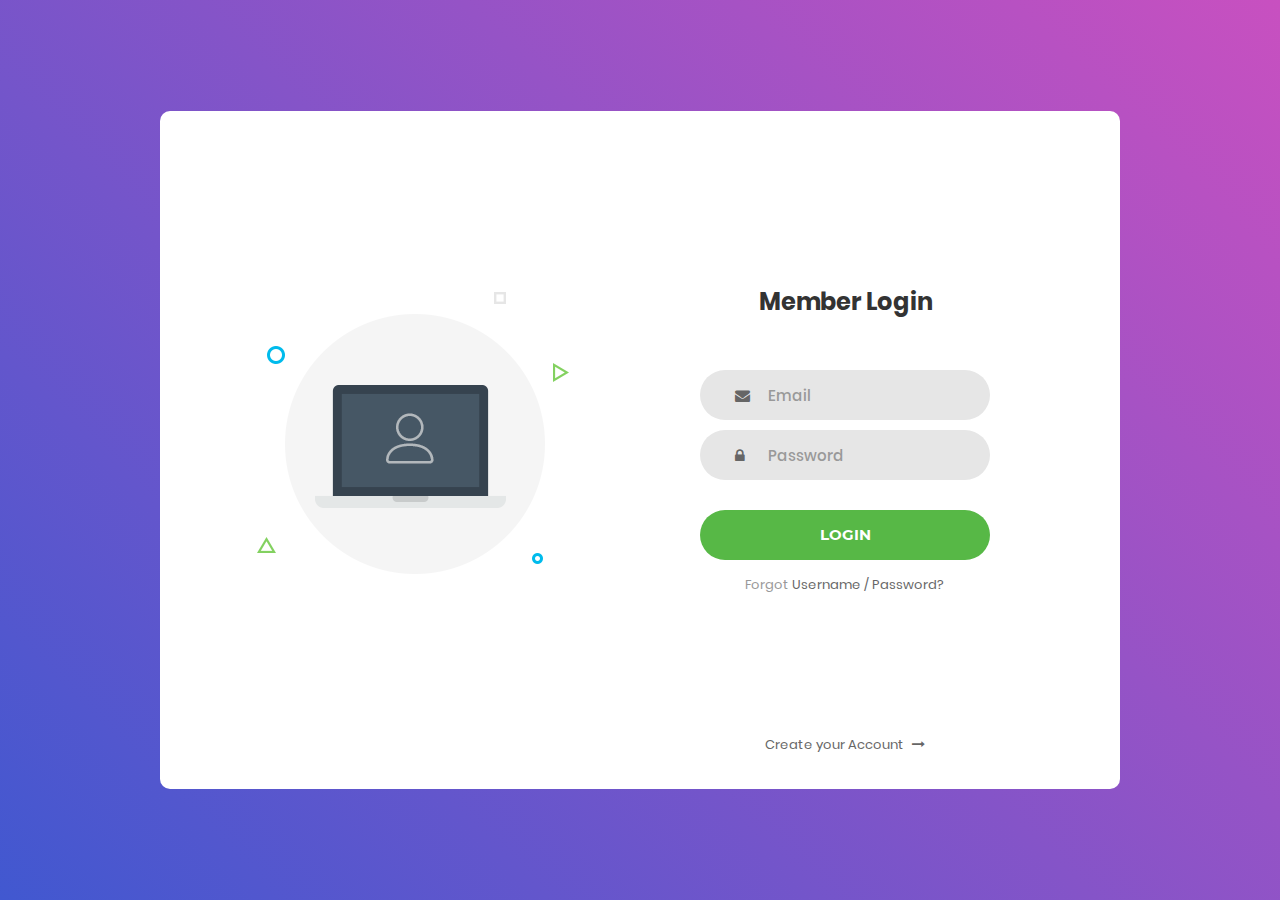
<file: BatuTravelProje/wwwroot/Login_v1/index.html>
<!DOCTYPE html>
<html lang="en">
<head>
	<title>Login V1</title>
	<meta charset="UTF-8">
	<meta name="viewport" content="width=device-width, initial-scale=1">
<!--===============================================================================================-->	
	<link rel="icon" type="image/png" href="images/icons/favicon.ico"/>
<!--===============================================================================================-->
	<link rel="stylesheet" type="text/css" href="vendor/bootstrap/css/bootstrap.min.css">
<!--===============================================================================================-->
	<link rel="stylesheet" type="text/css" href="fonts/font-awesome-4.7.0/css/font-awesome.min.css">
<!--===============================================================================================-->
	<link rel="stylesheet" type="text/css" href="vendor/animate/animate.css">
<!--===============================================================================================-->	
	<link rel="stylesheet" type="text/css" href="vendor/css-hamburgers/hamburgers.min.css">
<!--===============================================================================================-->
	<link rel="stylesheet" type="text/css" href="vendor/select2/select2.min.css">
<!--===============================================================================================-->
	<link rel="stylesheet" type="text/css" href="css/util.css">
	<link rel="stylesheet" type="text/css" href="css/main.css">
<!--===============================================================================================-->
</head>
<body>
	
	<div class="limiter">
		<div class="container-login100">
			<div class="wrap-login100">
				<div class="login100-pic js-tilt" data-tilt>
					<img src="images/img-01.png" alt="IMG">
				</div>

				<form class="login100-form validate-form">
					<span class="login100-form-title">
						Member Login
					</span>

					<div class="wrap-input100 validate-input" data-validate = "Valid email is required: ex@abc.xyz">
						<input class="input100" type="text" name="email" placeholder="Email">
						<span class="focus-input100"></span>
						<span class="symbol-input100">
							<i class="fa fa-envelope" aria-hidden="true"></i>
						</span>
					</div>

					<div class="wrap-input100 validate-input" data-validate = "Password is required">
						<input class="input100" type="password" name="pass" placeholder="Password">
						<span class="focus-input100"></span>
						<span class="symbol-input100">
							<i class="fa fa-lock" aria-hidden="true"></i>
						</span>
					</div>
					
					<div class="container-login100-form-btn">
						<button class="login100-form-btn">
							Login
						</button>
					</div>

					<div class="text-center p-t-12">
						<span class="txt1">
							Forgot
						</span>
						<a class="txt2" href="#">
							Username / Password?
						</a>
					</div>

					<div class="text-center p-t-136">
						<a class="txt2" href="#">
							Create your Account
							<i class="fa fa-long-arrow-right m-l-5" aria-hidden="true"></i>
						</a>
					</div>
				</form>
			</div>
		</div>
	</div>
	
	

	
<!--===============================================================================================-->	
	<script src="vendor/jquery/jquery-3.2.1.min.js"></script>
<!--===============================================================================================-->
	<script src="vendor/bootstrap/js/popper.js"></script>
	<script src="vendor/bootstrap/js/bootstrap.min.js"></script>
<!--===============================================================================================-->
	<script src="vendor/select2/select2.min.js"></script>
<!--===============================================================================================-->
	<script src="vendor/tilt/tilt.jquery.min.js"></script>
	<script >
		$('.js-tilt').tilt({
			scale: 1.1
		})
	</script>
<!--===============================================================================================-->
	<script src="js/main.js"></script>

</body>
</html>
</file>
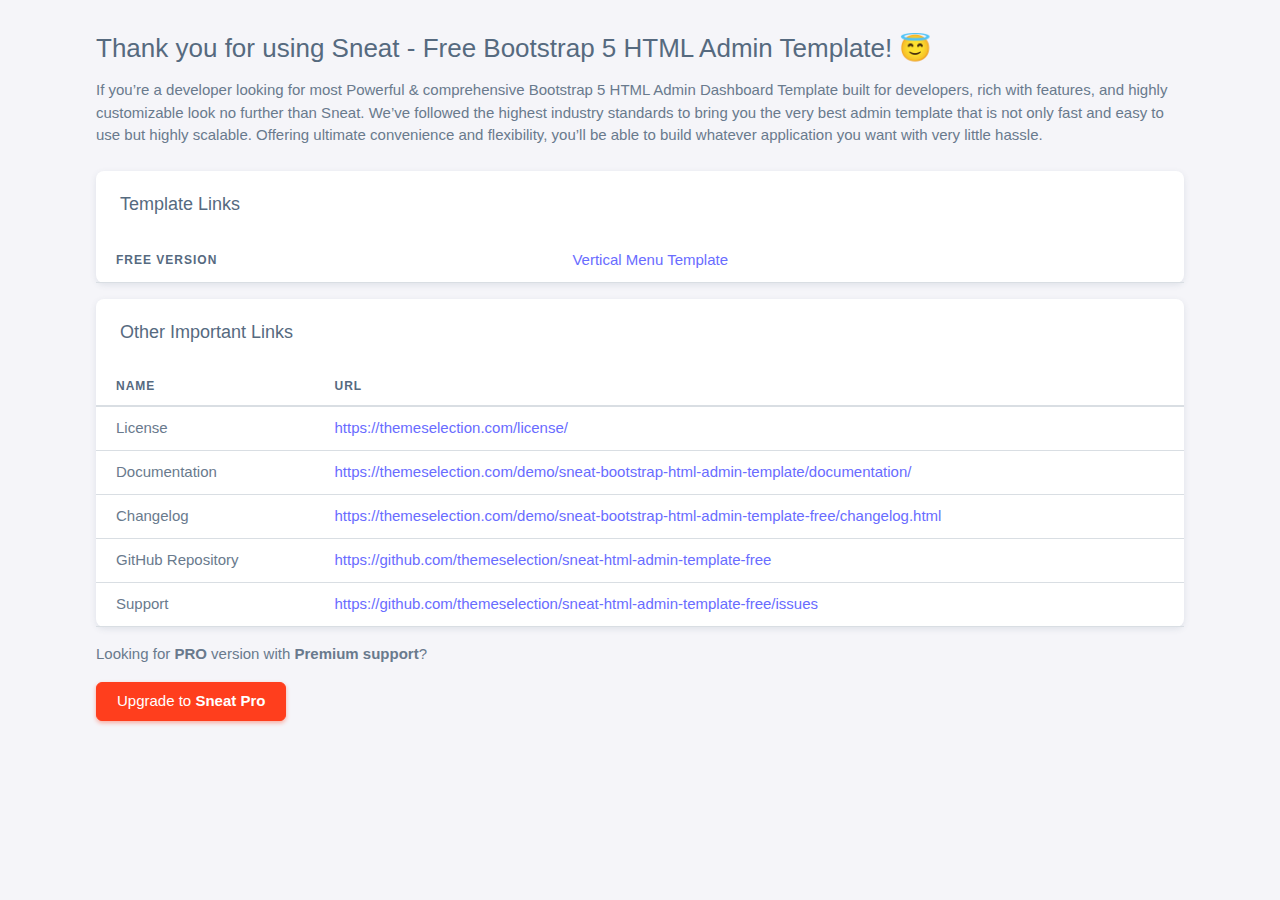
<file: BatuTravelProje/wwwroot/sneat-1.0.0/index.html>
<!DOCTYPE html>


<html lang="en" class="light-style  customizer-hide" dir="ltr" data-theme="theme-default" data-assets-path="assets/"
  data-template="vertical-menu-template-no-customizer">

<head>
  <meta charset="utf-8" />
  <meta name="viewport"
    content="width=device-width, initial-scale=1.0, user-scalable=no, minimum-scale=1.0, maximum-scale=1.0" />

  <title>Sneat - Free Bootstrap 5 HTML Admin Template</title>

  <meta name="description" content="" />

  <!-- Favicon -->
  <link rel="icon" type="image/x-icon" href="assets/img/favicon/favicon.ico" />

  <!-- Fonts -->
  <link rel="preconnect" href="https://fonts.googleapis.com">
  <link rel="preconnect" href="https://fonts.gstatic.com" crossorigin>
  <link
    href="https://fonts.googleapis.com/css2?family=Open+Sans:ital,wght@0,300;0,400;0,500;0,600;0,700;1,300;1,400;1,500;1,600;1,700&display=swap"
    rel="stylesheet">

  <!-- Core CSS -->
  <link rel="stylesheet" href="assets/vendor/css/core.css" />
  <link rel="stylesheet" href="assets/vendor/css/theme-default.css" />
  <link rel="stylesheet" href="assets/css/demo.css" />
</head>

<body>

  <!-- Content -->
  <div class="container flex-grow-1 container-p-y my-2">
    <h3>Thank you for using Sneat - Free Bootstrap 5 HTML Admin Template! 😇</h3>
    <p>If you’re a developer looking for most Powerful & comprehensive Bootstrap 5 HTML Admin Dashboard Template built
      for developers, rich with features, and highly customizable look no further than Sneat. We’ve followed the highest
      industry standards to bring you the very best admin template that is not only fast and easy to use but highly
      scalable. Offering ultimate convenience and flexibility, you’ll be able to build whatever application you want
      with very little hassle.</p>

    <!-- Examples -->
    <div class="row mt-sm-4 mt-3">
      <div class="col-12 mb-3">
        <div class="card">
          <h5 class="card-header">Template Links</h5>
          <!-- Template Demo Links -->
          <table class="table">
            <tbody>
              <tr>
                <th>Free Version</th>
                <td><a href="html/index.html" target="_blank">Vertical Menu Template</a></td>
              </tr>
            </tbody>
          </table>
          <!--/ Template Demo Links -->
        </div>
      </div>

      <div class="col-12 mb-3">
        <div class="card">

          <h5 class="card-header">Other Important Links</h5>
          <!-- Other Links -->
          <table class="table">
            <thead>
              <tr>
                <th scope="col">Name</th>
                <th scope="col">URL</th>
              </tr>
            </thead>
            <tbody>

              <tr>
                <td>License </td>
                <td>
                  <a href="https://themeselection.com/license/" target="_blank">https://themeselection.com/license/</a>
                </td>
              </tr>

              <tr>
                <td>Documentation</td>
                <td>
                  <a href="https://themeselection.com/demo/sneat-bootstrap-html-admin-template/documentation/"
                    target="_blank">https://themeselection.com/demo/sneat-bootstrap-html-admin-template/documentation/</a>
                </td>
              </tr>

              <tr>
                <td>Changelog</td>
                <td>
                  <a href="https://themeselection.com/demo/sneat-bootstrap-html-admin-template-free/changelog.html"
                    target="_blank">https://themeselection.com/demo/sneat-bootstrap-html-admin-template-free/changelog.html</a>
                </td>
              </tr>


              <tr>
                <td>GitHub Repository</td>
                <td>
                  <a href="https://github.com/themeselection/sneat-html-admin-template-free"
                    target="_blank">https://github.com/themeselection/sneat-html-admin-template-free</a>
                </td>
              </tr>


              <tr>
                <td>Support</td>
                <td>
                  <a href="https://github.com/themeselection/sneat-html-admin-template-free/issues"
                    target="_blank">https://github.com/themeselection/sneat-html-admin-template-free/issues</a>
                </td>
              </tr>

            </tbody>
          </table>
          <!--/ Other Links -->
        </div>
      </div>

      <div class="col-12 mb-3">
        <p>Looking for <strong>PRO</strong> version with <strong>Premium support</strong>?</p>
        <div class="upgrade-to-pro">
          <a href="https://themeselection.com/products/sneat-bootstrap-html-admin-template/" target="_blank"
            class="btn btn-danger">Upgrade to <strong>Sneat Pro</strong></a>
        </div>
      </div>
    </div>
  </div>
  <!-- / Content -->

</body>

</html>
</file>
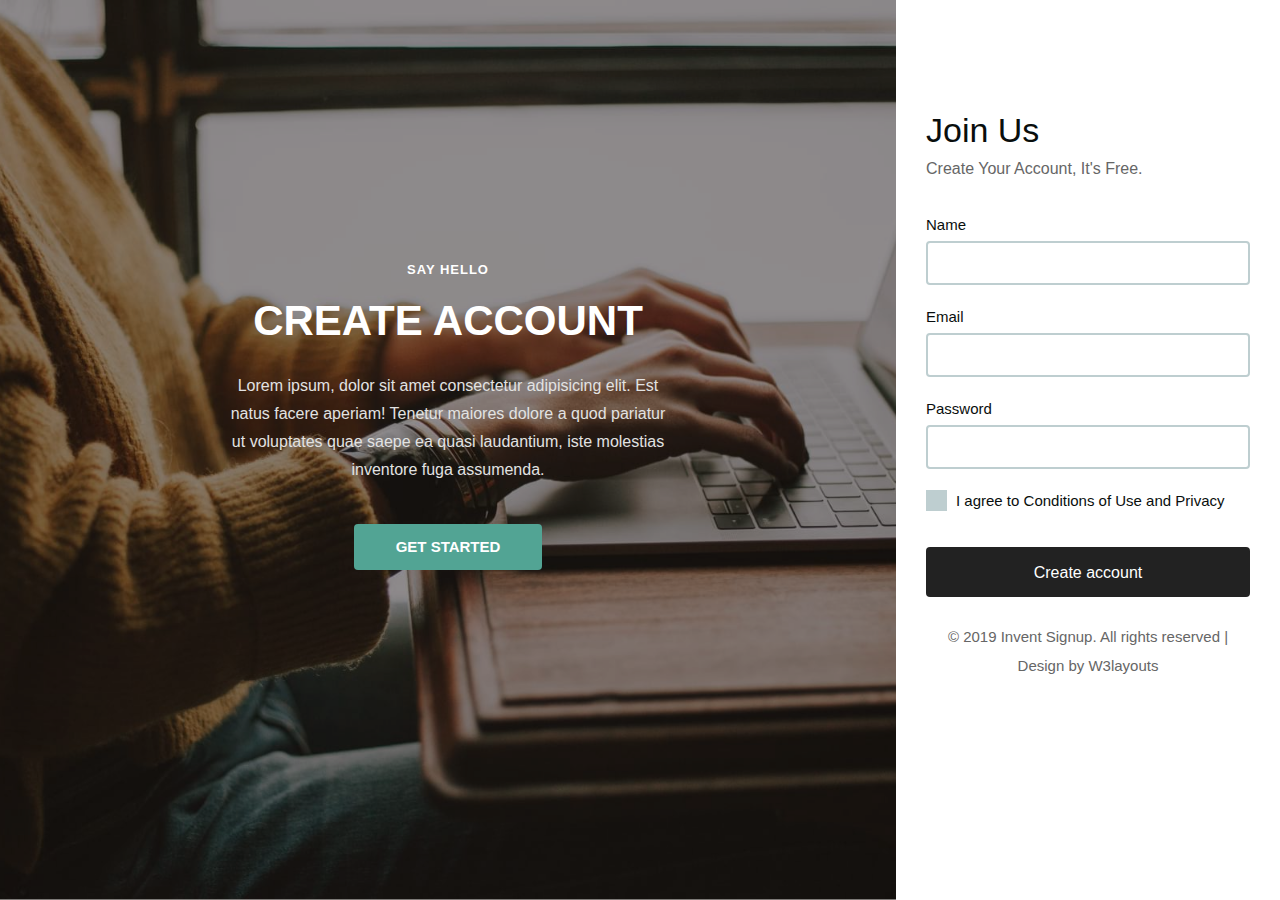
<file: BatuTravelProje/wwwroot/web/index.html>
<!--
Author: W3layouts
Author URL: http://w3layouts.com
-->
<!DOCTYPE html>
<html lang="zxx">

<head>
	<title>Invent Signup Form Responsive Widget Template | Home :: W3layouts</title>
	<!-- Meta tag Keywords -->
	<meta name="viewport" content="width=device-width, initial-scale=1">
	<meta charset="UTF-8" />
	<meta name="keywords"
		content="Invent Signup Form Responsive web template, Bootstrap Web Templates, Flat Web Templates, Android Compatible web template, Smartphone Compatible web template, free webdesigns for Nokia, Samsung, LG, SonyEricsson, Motorola web design" />
	<script>
		addEventListener("load", function () {
			setTimeout(hideURLbar, 0);
		}, false);

		function hideURLbar() {
			window.scrollTo(0, 1);
		}
	</script>
	<!-- //Meta tag Keywords -->
	<!--/Style-CSS -->
	<link rel="stylesheet" href="css/style.css" type="text/css" media="all" />
	<!--//Style-CSS -->
</head>

<body>
	<!-- /login-section -->
	<section class="w3l-login-6">
		<div class="login-hny">
			<div class="form-content">
				<div class="form-right">
					<div class="overlay">
						<div class="grid-info-form">
							<h5>Say hello</h5>
							<h3>CREATE ACCOUNT </h3>
							<p>Lorem ipsum, dolor sit amet consectetur adipisicing elit. Est natus facere aperiam!
								Tenetur maiores dolore a quod pariatur ut voluptates quae saepe ea quasi laudantium,
								iste molestias inventore fuga assumenda.</p>
							<a href="index.html" class="read-more-1 btn">Get Started</a>
						</div>
					
					</div>
				</div>
				<div class="form-left">
					<div class="middle">
						<h4>Join Us</h4>
						<p>Create Your Account, It's Free.</p>
					</div>
					<form action="#" method="post" class="signin-form">
							<div class="form-input">
								<label>Name</label>
								<input type="text" name="" placeholder="" required />
							</div>
							<div class="form-input">
								<label>Email</label>
								<input type="email" name="" placeholder="" required />
							</div>
							<div class="form-input">
								<label>Password</label>
								<input type="password" name="" placeholder="" required />
							</div>
							
							<label class="container">I agree to <a href="#">Conditions</a> of Use and <a href="#">Privacy</a>
								<input type="checkbox">
								<span class="checkmark"></span>
							</label>
							<button class="btn">Create account</button>
					</form>
					<div class="copy-right text-center">
						<p>© 2019 Invent Signup. All rights reserved | Design by
								<a href="http://w3layouts.com/" target="_blank">W3layouts</a></p>
					 </div>
				</div>
				
			</div>
			
		</div>
	</section>
	<!-- //login-section -->
</body>

</html>
</file>
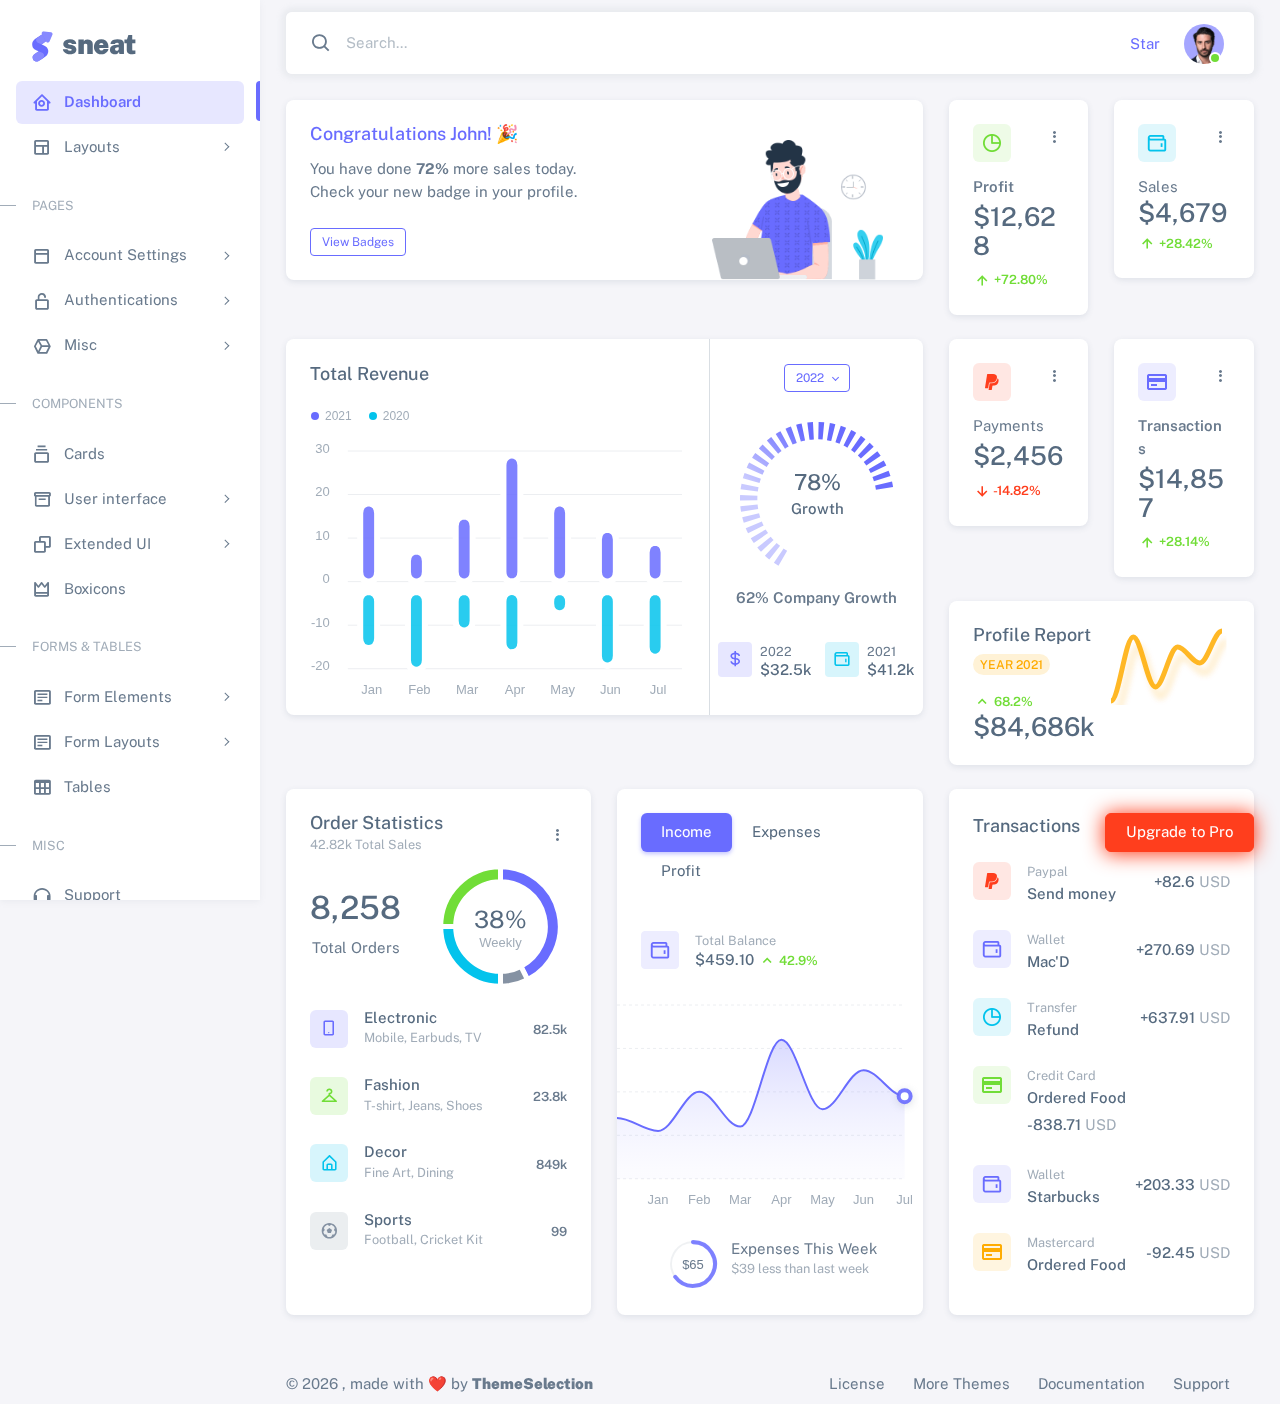
<file: BatuTravelProje/wwwroot/sneat-1.0.0/html/index.html>
<!DOCTYPE html>

<!-- =========================================================
* Sneat - Bootstrap 5 HTML Admin Template - Pro | v1.0.0
==============================================================

* Product Page: https://themeselection.com/products/sneat-bootstrap-html-admin-template/
* Created by: ThemeSelection
* License: You must have a valid license purchased in order to legally use the theme for your project.
* Copyright ThemeSelection (https://themeselection.com)

=========================================================
 -->
<!-- beautify ignore:start -->
<html
  lang="en"
  class="light-style layout-menu-fixed"
  dir="ltr"
  data-theme="theme-default"
  data-assets-path="../assets/"
  data-template="vertical-menu-template-free"
>
  <head>
    <meta charset="utf-8" />
    <meta
      name="viewport"
      content="width=device-width, initial-scale=1.0, user-scalable=no, minimum-scale=1.0, maximum-scale=1.0"
    />

    <title>Dashboard - Analytics | Sneat - Bootstrap 5 HTML Admin Template - Pro</title>

    <meta name="description" content="" />

    <!-- Favicon -->
    <link rel="icon" type="image/x-icon" href="../assets/img/favicon/favicon.ico" />

    <!-- Fonts -->
    <link rel="preconnect" href="https://fonts.googleapis.com" />
    <link rel="preconnect" href="https://fonts.gstatic.com" crossorigin />
    <link
      href="https://fonts.googleapis.com/css2?family=Public+Sans:ital,wght@0,300;0,400;0,500;0,600;0,700;1,300;1,400;1,500;1,600;1,700&display=swap"
      rel="stylesheet"
    />

    <!-- Icons. Uncomment required icon fonts -->
    <link rel="stylesheet" href="../assets/vendor/fonts/boxicons.css" />

    <!-- Core CSS -->
    <link rel="stylesheet" href="../assets/vendor/css/core.css" class="template-customizer-core-css" />
    <link rel="stylesheet" href="../assets/vendor/css/theme-default.css" class="template-customizer-theme-css" />
    <link rel="stylesheet" href="../assets/css/demo.css" />

    <!-- Vendors CSS -->
    <link rel="stylesheet" href="../assets/vendor/libs/perfect-scrollbar/perfect-scrollbar.css" />

    <link rel="stylesheet" href="../assets/vendor/libs/apex-charts/apex-charts.css" />

    <!-- Page CSS -->

    <!-- Helpers -->
    <script src="../assets/vendor/js/helpers.js"></script>

    <!--! Template customizer & Theme config files MUST be included after core stylesheets and helpers.js in the <head> section -->
    <!--? Config:  Mandatory theme config file contain global vars & default theme options, Set your preferred theme option in this file.  -->
    <script src="../assets/js/config.js"></script>
  </head>

  <body>
    <!-- Layout wrapper -->
    <div class="layout-wrapper layout-content-navbar">
      <div class="layout-container">
        <!-- Menu -->

        <aside id="layout-menu" class="layout-menu menu-vertical menu bg-menu-theme">
          <div class="app-brand demo">
            <a href="index.html" class="app-brand-link">
              <span class="app-brand-logo demo">
                <svg
                  width="25"
                  viewBox="0 0 25 42"
                  version="1.1"
                  xmlns="http://www.w3.org/2000/svg"
                  xmlns:xlink="http://www.w3.org/1999/xlink"
                >
                  <defs>
                    <path
                      d="M13.7918663,0.358365126 L3.39788168,7.44174259 C0.566865006,9.69408886 -0.379795268,12.4788597 0.557900856,15.7960551 C0.68998853,16.2305145 1.09562888,17.7872135 3.12357076,19.2293357 C3.8146334,19.7207684 5.32369333,20.3834223 7.65075054,21.2172976 L7.59773219,21.2525164 L2.63468769,24.5493413 C0.445452254,26.3002124 0.0884951797,28.5083815 1.56381646,31.1738486 C2.83770406,32.8170431 5.20850219,33.2640127 7.09180128,32.5391577 C8.347334,32.0559211 11.4559176,30.0011079 16.4175519,26.3747182 C18.0338572,24.4997857 18.6973423,22.4544883 18.4080071,20.2388261 C17.963753,17.5346866 16.1776345,15.5799961 13.0496516,14.3747546 L10.9194936,13.4715819 L18.6192054,7.984237 L13.7918663,0.358365126 Z"
                      id="path-1"
                    ></path>
                    <path
                      d="M5.47320593,6.00457225 C4.05321814,8.216144 4.36334763,10.0722806 6.40359441,11.5729822 C8.61520715,12.571656 10.0999176,13.2171421 10.8577257,13.5094407 L15.5088241,14.433041 L18.6192054,7.984237 C15.5364148,3.11535317 13.9273018,0.573395879 13.7918663,0.358365126 C13.5790555,0.511491653 10.8061687,2.3935607 5.47320593,6.00457225 Z"
                      id="path-3"
                    ></path>
                    <path
                      d="M7.50063644,21.2294429 L12.3234468,23.3159332 C14.1688022,24.7579751 14.397098,26.4880487 13.008334,28.506154 C11.6195701,30.5242593 10.3099883,31.790241 9.07958868,32.3040991 C5.78142938,33.4346997 4.13234973,34 4.13234973,34 C4.13234973,34 2.75489982,33.0538207 2.37032616e-14,31.1614621 C-0.55822714,27.8186216 -0.55822714,26.0572515 -4.05231404e-15,25.8773518 C0.83734071,25.6075023 2.77988457,22.8248993 3.3049379,22.52991 C3.65497346,22.3332504 5.05353963,21.8997614 7.50063644,21.2294429 Z"
                      id="path-4"
                    ></path>
                    <path
                      d="M20.6,7.13333333 L25.6,13.8 C26.2627417,14.6836556 26.0836556,15.9372583 25.2,16.6 C24.8538077,16.8596443 24.4327404,17 24,17 L14,17 C12.8954305,17 12,16.1045695 12,15 C12,14.5672596 12.1403557,14.1461923 12.4,13.8 L17.4,7.13333333 C18.0627417,6.24967773 19.3163444,6.07059163 20.2,6.73333333 C20.3516113,6.84704183 20.4862915,6.981722 20.6,7.13333333 Z"
                      id="path-5"
                    ></path>
                  </defs>
                  <g id="g-app-brand" stroke="none" stroke-width="1" fill="none" fill-rule="evenodd">
                    <g id="Brand-Logo" transform="translate(-27.000000, -15.000000)">
                      <g id="Icon" transform="translate(27.000000, 15.000000)">
                        <g id="Mask" transform="translate(0.000000, 8.000000)">
                          <mask id="mask-2" fill="white">
                            <use xlink:href="#path-1"></use>
                          </mask>
                          <use fill="#696cff" xlink:href="#path-1"></use>
                          <g id="Path-3" mask="url(#mask-2)">
                            <use fill="#696cff" xlink:href="#path-3"></use>
                            <use fill-opacity="0.2" fill="#FFFFFF" xlink:href="#path-3"></use>
                          </g>
                          <g id="Path-4" mask="url(#mask-2)">
                            <use fill="#696cff" xlink:href="#path-4"></use>
                            <use fill-opacity="0.2" fill="#FFFFFF" xlink:href="#path-4"></use>
                          </g>
                        </g>
                        <g
                          id="Triangle"
                          transform="translate(19.000000, 11.000000) rotate(-300.000000) translate(-19.000000, -11.000000) "
                        >
                          <use fill="#696cff" xlink:href="#path-5"></use>
                          <use fill-opacity="0.2" fill="#FFFFFF" xlink:href="#path-5"></use>
                        </g>
                      </g>
                    </g>
                  </g>
                </svg>
              </span>
              <span class="app-brand-text demo menu-text fw-bolder ms-2">Sneat</span>
            </a>

            <a href="javascript:void(0);" class="layout-menu-toggle menu-link text-large ms-auto d-block d-xl-none">
              <i class="bx bx-chevron-left bx-sm align-middle"></i>
            </a>
          </div>

          <div class="menu-inner-shadow"></div>

          <ul class="menu-inner py-1">
            <!-- Dashboard -->
            <li class="menu-item active">
              <a href="index.html" class="menu-link">
                <i class="menu-icon tf-icons bx bx-home-circle"></i>
                <div data-i18n="Analytics">Dashboard</div>
              </a>
            </li>

            <!-- Layouts -->
            <li class="menu-item">
              <a href="javascript:void(0);" class="menu-link menu-toggle">
                <i class="menu-icon tf-icons bx bx-layout"></i>
                <div data-i18n="Layouts">Layouts</div>
              </a>

              <ul class="menu-sub">
                <li class="menu-item">
                  <a href="layouts-without-menu.html" class="menu-link">
                    <div data-i18n="Without menu">Without menu</div>
                  </a>
                </li>
                <li class="menu-item">
                  <a href="layouts-without-navbar.html" class="menu-link">
                    <div data-i18n="Without navbar">Without navbar</div>
                  </a>
                </li>
                <li class="menu-item">
                  <a href="layouts-container.html" class="menu-link">
                    <div data-i18n="Container">Container</div>
                  </a>
                </li>
                <li class="menu-item">
                  <a href="layouts-fluid.html" class="menu-link">
                    <div data-i18n="Fluid">Fluid</div>
                  </a>
                </li>
                <li class="menu-item">
                  <a href="layouts-blank.html" class="menu-link">
                    <div data-i18n="Blank">Blank</div>
                  </a>
                </li>
              </ul>
            </li>

            <li class="menu-header small text-uppercase">
              <span class="menu-header-text">Pages</span>
            </li>
            <li class="menu-item">
              <a href="javascript:void(0);" class="menu-link menu-toggle">
                <i class="menu-icon tf-icons bx bx-dock-top"></i>
                <div data-i18n="Account Settings">Account Settings</div>
              </a>
              <ul class="menu-sub">
                <li class="menu-item">
                  <a href="pages-account-settings-account.html" class="menu-link">
                    <div data-i18n="Account">Account</div>
                  </a>
                </li>
                <li class="menu-item">
                  <a href="pages-account-settings-notifications.html" class="menu-link">
                    <div data-i18n="Notifications">Notifications</div>
                  </a>
                </li>
                <li class="menu-item">
                  <a href="pages-account-settings-connections.html" class="menu-link">
                    <div data-i18n="Connections">Connections</div>
                  </a>
                </li>
              </ul>
            </li>
            <li class="menu-item">
              <a href="javascript:void(0);" class="menu-link menu-toggle">
                <i class="menu-icon tf-icons bx bx-lock-open-alt"></i>
                <div data-i18n="Authentications">Authentications</div>
              </a>
              <ul class="menu-sub">
                <li class="menu-item">
                  <a href="auth-login-basic.html" class="menu-link" target="_blank">
                    <div data-i18n="Basic">Login</div>
                  </a>
                </li>
                <li class="menu-item">
                  <a href="auth-register-basic.html" class="menu-link" target="_blank">
                    <div data-i18n="Basic">Register</div>
                  </a>
                </li>
                <li class="menu-item">
                  <a href="auth-forgot-password-basic.html" class="menu-link" target="_blank">
                    <div data-i18n="Basic">Forgot Password</div>
                  </a>
                </li>
              </ul>
            </li>
            <li class="menu-item">
              <a href="javascript:void(0);" class="menu-link menu-toggle">
                <i class="menu-icon tf-icons bx bx-cube-alt"></i>
                <div data-i18n="Misc">Misc</div>
              </a>
              <ul class="menu-sub">
                <li class="menu-item">
                  <a href="pages-misc-error.html" class="menu-link">
                    <div data-i18n="Error">Error</div>
                  </a>
                </li>
                <li class="menu-item">
                  <a href="pages-misc-under-maintenance.html" class="menu-link">
                    <div data-i18n="Under Maintenance">Under Maintenance</div>
                  </a>
                </li>
              </ul>
            </li>
            <!-- Components -->
            <li class="menu-header small text-uppercase"><span class="menu-header-text">Components</span></li>
            <!-- Cards -->
            <li class="menu-item">
              <a href="cards-basic.html" class="menu-link">
                <i class="menu-icon tf-icons bx bx-collection"></i>
                <div data-i18n="Basic">Cards</div>
              </a>
            </li>
            <!-- User interface -->
            <li class="menu-item">
              <a href="javascript:void(0)" class="menu-link menu-toggle">
                <i class="menu-icon tf-icons bx bx-box"></i>
                <div data-i18n="User interface">User interface</div>
              </a>
              <ul class="menu-sub">
                <li class="menu-item">
                  <a href="ui-accordion.html" class="menu-link">
                    <div data-i18n="Accordion">Accordion</div>
                  </a>
                </li>
                <li class="menu-item">
                  <a href="ui-alerts.html" class="menu-link">
                    <div data-i18n="Alerts">Alerts</div>
                  </a>
                </li>
                <li class="menu-item">
                  <a href="ui-badges.html" class="menu-link">
                    <div data-i18n="Badges">Badges</div>
                  </a>
                </li>
                <li class="menu-item">
                  <a href="ui-buttons.html" class="menu-link">
                    <div data-i18n="Buttons">Buttons</div>
                  </a>
                </li>
                <li class="menu-item">
                  <a href="ui-carousel.html" class="menu-link">
                    <div data-i18n="Carousel">Carousel</div>
                  </a>
                </li>
                <li class="menu-item">
                  <a href="ui-collapse.html" class="menu-link">
                    <div data-i18n="Collapse">Collapse</div>
                  </a>
                </li>
                <li class="menu-item">
                  <a href="ui-dropdowns.html" class="menu-link">
                    <div data-i18n="Dropdowns">Dropdowns</div>
                  </a>
                </li>
                <li class="menu-item">
                  <a href="ui-footer.html" class="menu-link">
                    <div data-i18n="Footer">Footer</div>
                  </a>
                </li>
                <li class="menu-item">
                  <a href="ui-list-groups.html" class="menu-link">
                    <div data-i18n="List Groups">List groups</div>
                  </a>
                </li>
                <li class="menu-item">
                  <a href="ui-modals.html" class="menu-link">
                    <div data-i18n="Modals">Modals</div>
                  </a>
                </li>
                <li class="menu-item">
                  <a href="ui-navbar.html" class="menu-link">
                    <div data-i18n="Navbar">Navbar</div>
                  </a>
                </li>
                <li class="menu-item">
                  <a href="ui-offcanvas.html" class="menu-link">
                    <div data-i18n="Offcanvas">Offcanvas</div>
                  </a>
                </li>
                <li class="menu-item">
                  <a href="ui-pagination-breadcrumbs.html" class="menu-link">
                    <div data-i18n="Pagination &amp; Breadcrumbs">Pagination &amp; Breadcrumbs</div>
                  </a>
                </li>
                <li class="menu-item">
                  <a href="ui-progress.html" class="menu-link">
                    <div data-i18n="Progress">Progress</div>
                  </a>
                </li>
                <li class="menu-item">
                  <a href="ui-spinners.html" class="menu-link">
                    <div data-i18n="Spinners">Spinners</div>
                  </a>
                </li>
                <li class="menu-item">
                  <a href="ui-tabs-pills.html" class="menu-link">
                    <div data-i18n="Tabs &amp; Pills">Tabs &amp; Pills</div>
                  </a>
                </li>
                <li class="menu-item">
                  <a href="ui-toasts.html" class="menu-link">
                    <div data-i18n="Toasts">Toasts</div>
                  </a>
                </li>
                <li class="menu-item">
                  <a href="ui-tooltips-popovers.html" class="menu-link">
                    <div data-i18n="Tooltips & Popovers">Tooltips &amp; popovers</div>
                  </a>
                </li>
                <li class="menu-item">
                  <a href="ui-typography.html" class="menu-link">
                    <div data-i18n="Typography">Typography</div>
                  </a>
                </li>
              </ul>
            </li>

            <!-- Extended components -->
            <li class="menu-item">
              <a href="javascript:void(0)" class="menu-link menu-toggle">
                <i class="menu-icon tf-icons bx bx-copy"></i>
                <div data-i18n="Extended UI">Extended UI</div>
              </a>
              <ul class="menu-sub">
                <li class="menu-item">
                  <a href="extended-ui-perfect-scrollbar.html" class="menu-link">
                    <div data-i18n="Perfect Scrollbar">Perfect scrollbar</div>
                  </a>
                </li>
                <li class="menu-item">
                  <a href="extended-ui-text-divider.html" class="menu-link">
                    <div data-i18n="Text Divider">Text Divider</div>
                  </a>
                </li>
              </ul>
            </li>

            <li class="menu-item">
              <a href="icons-boxicons.html" class="menu-link">
                <i class="menu-icon tf-icons bx bx-crown"></i>
                <div data-i18n="Boxicons">Boxicons</div>
              </a>
            </li>

            <!-- Forms & Tables -->
            <li class="menu-header small text-uppercase"><span class="menu-header-text">Forms &amp; Tables</span></li>
            <!-- Forms -->
            <li class="menu-item">
              <a href="javascript:void(0);" class="menu-link menu-toggle">
                <i class="menu-icon tf-icons bx bx-detail"></i>
                <div data-i18n="Form Elements">Form Elements</div>
              </a>
              <ul class="menu-sub">
                <li class="menu-item">
                  <a href="forms-basic-inputs.html" class="menu-link">
                    <div data-i18n="Basic Inputs">Basic Inputs</div>
                  </a>
                </li>
                <li class="menu-item">
                  <a href="forms-input-groups.html" class="menu-link">
                    <div data-i18n="Input groups">Input groups</div>
                  </a>
                </li>
              </ul>
            </li>
            <li class="menu-item">
              <a href="javascript:void(0);" class="menu-link menu-toggle">
                <i class="menu-icon tf-icons bx bx-detail"></i>
                <div data-i18n="Form Layouts">Form Layouts</div>
              </a>
              <ul class="menu-sub">
                <li class="menu-item">
                  <a href="form-layouts-vertical.html" class="menu-link">
                    <div data-i18n="Vertical Form">Vertical Form</div>
                  </a>
                </li>
                <li class="menu-item">
                  <a href="form-layouts-horizontal.html" class="menu-link">
                    <div data-i18n="Horizontal Form">Horizontal Form</div>
                  </a>
                </li>
              </ul>
            </li>
            <!-- Tables -->
            <li class="menu-item">
              <a href="tables-basic.html" class="menu-link">
                <i class="menu-icon tf-icons bx bx-table"></i>
                <div data-i18n="Tables">Tables</div>
              </a>
            </li>
            <!-- Misc -->
            <li class="menu-header small text-uppercase"><span class="menu-header-text">Misc</span></li>
            <li class="menu-item">
              <a
                href="https://github.com/themeselection/sneat-html-admin-template-free/issues"
                target="_blank"
                class="menu-link"
              >
                <i class="menu-icon tf-icons bx bx-support"></i>
                <div data-i18n="Support">Support</div>
              </a>
            </li>
            <li class="menu-item">
              <a
                href="https://themeselection.com/demo/sneat-bootstrap-html-admin-template/documentation/"
                target="_blank"
                class="menu-link"
              >
                <i class="menu-icon tf-icons bx bx-file"></i>
                <div data-i18n="Documentation">Documentation</div>
              </a>
            </li>
          </ul>
        </aside>
        <!-- / Menu -->

        <!-- Layout container -->
        <div class="layout-page">
          <!-- Navbar -->

          <nav
            class="layout-navbar container-xxl navbar navbar-expand-xl navbar-detached align-items-center bg-navbar-theme"
            id="layout-navbar"
          >
            <div class="layout-menu-toggle navbar-nav align-items-xl-center me-3 me-xl-0 d-xl-none">
              <a class="nav-item nav-link px-0 me-xl-4" href="javascript:void(0)">
                <i class="bx bx-menu bx-sm"></i>
              </a>
            </div>

            <div class="navbar-nav-right d-flex align-items-center" id="navbar-collapse">
              <!-- Search -->
              <div class="navbar-nav align-items-center">
                <div class="nav-item d-flex align-items-center">
                  <i class="bx bx-search fs-4 lh-0"></i>
                  <input
                    type="text"
                    class="form-control border-0 shadow-none"
                    placeholder="Search..."
                    aria-label="Search..."
                  />
                </div>
              </div>
              <!-- /Search -->

              <ul class="navbar-nav flex-row align-items-center ms-auto">
                <!-- Place this tag where you want the button to render. -->
                <li class="nav-item lh-1 me-3">
                  <a
                    class="github-button"
                    href="https://github.com/themeselection/sneat-html-admin-template-free"
                    data-icon="octicon-star"
                    data-size="large"
                    data-show-count="true"
                    aria-label="Star themeselection/sneat-html-admin-template-free on GitHub"
                    >Star</a
                  >
                </li>

                <!-- User -->
                <li class="nav-item navbar-dropdown dropdown-user dropdown">
                  <a class="nav-link dropdown-toggle hide-arrow" href="javascript:void(0);" data-bs-toggle="dropdown">
                    <div class="avatar avatar-online">
                      <img src="../assets/img/avatars/1.png" alt class="w-px-40 h-auto rounded-circle" />
                    </div>
                  </a>
                  <ul class="dropdown-menu dropdown-menu-end">
                    <li>
                      <a class="dropdown-item" href="#">
                        <div class="d-flex">
                          <div class="flex-shrink-0 me-3">
                            <div class="avatar avatar-online">
                              <img src="../assets/img/avatars/1.png" alt class="w-px-40 h-auto rounded-circle" />
                            </div>
                          </div>
                          <div class="flex-grow-1">
                            <span class="fw-semibold d-block">John Doe</span>
                            <small class="text-muted">Admin</small>
                          </div>
                        </div>
                      </a>
                    </li>
                    <li>
                      <div class="dropdown-divider"></div>
                    </li>
                    <li>
                      <a class="dropdown-item" href="#">
                        <i class="bx bx-user me-2"></i>
                        <span class="align-middle">My Profile</span>
                      </a>
                    </li>
                    <li>
                      <a class="dropdown-item" href="#">
                        <i class="bx bx-cog me-2"></i>
                        <span class="align-middle">Settings</span>
                      </a>
                    </li>
                    <li>
                      <a class="dropdown-item" href="#">
                        <span class="d-flex align-items-center align-middle">
                          <i class="flex-shrink-0 bx bx-credit-card me-2"></i>
                          <span class="flex-grow-1 align-middle">Billing</span>
                          <span class="flex-shrink-0 badge badge-center rounded-pill bg-danger w-px-20 h-px-20">4</span>
                        </span>
                      </a>
                    </li>
                    <li>
                      <div class="dropdown-divider"></div>
                    </li>
                    <li>
                      <a class="dropdown-item" href="auth-login-basic.html">
                        <i class="bx bx-power-off me-2"></i>
                        <span class="align-middle">Log Out</span>
                      </a>
                    </li>
                  </ul>
                </li>
                <!--/ User -->
              </ul>
            </div>
          </nav>

          <!-- / Navbar -->

          <!-- Content wrapper -->
          <div class="content-wrapper">
            <!-- Content -->

            <div class="container-xxl flex-grow-1 container-p-y">
              <div class="row">
                <div class="col-lg-8 mb-4 order-0">
                  <div class="card">
                    <div class="d-flex align-items-end row">
                      <div class="col-sm-7">
                        <div class="card-body">
                          <h5 class="card-title text-primary">Congratulations John! 🎉</h5>
                          <p class="mb-4">
                            You have done <span class="fw-bold">72%</span> more sales today. Check your new badge in
                            your profile.
                          </p>

                          <a href="javascript:;" class="btn btn-sm btn-outline-primary">View Badges</a>
                        </div>
                      </div>
                      <div class="col-sm-5 text-center text-sm-left">
                        <div class="card-body pb-0 px-0 px-md-4">
                          <img
                            src="../assets/img/illustrations/man-with-laptop-light.png"
                            height="140"
                            alt="View Badge User"
                            data-app-dark-img="illustrations/man-with-laptop-dark.png"
                            data-app-light-img="illustrations/man-with-laptop-light.png"
                          />
                        </div>
                      </div>
                    </div>
                  </div>
                </div>
                <div class="col-lg-4 col-md-4 order-1">
                  <div class="row">
                    <div class="col-lg-6 col-md-12 col-6 mb-4">
                      <div class="card">
                        <div class="card-body">
                          <div class="card-title d-flex align-items-start justify-content-between">
                            <div class="avatar flex-shrink-0">
                              <img
                                src="../assets/img/icons/unicons/chart-success.png"
                                alt="chart success"
                                class="rounded"
                              />
                            </div>
                            <div class="dropdown">
                              <button
                                class="btn p-0"
                                type="button"
                                id="cardOpt3"
                                data-bs-toggle="dropdown"
                                aria-haspopup="true"
                                aria-expanded="false"
                              >
                                <i class="bx bx-dots-vertical-rounded"></i>
                              </button>
                              <div class="dropdown-menu dropdown-menu-end" aria-labelledby="cardOpt3">
                                <a class="dropdown-item" href="javascript:void(0);">View More</a>
                                <a class="dropdown-item" href="javascript:void(0);">Delete</a>
                              </div>
                            </div>
                          </div>
                          <span class="fw-semibold d-block mb-1">Profit</span>
                          <h3 class="card-title mb-2">$12,628</h3>
                          <small class="text-success fw-semibold"><i class="bx bx-up-arrow-alt"></i> +72.80%</small>
                        </div>
                      </div>
                    </div>
                    <div class="col-lg-6 col-md-12 col-6 mb-4">
                      <div class="card">
                        <div class="card-body">
                          <div class="card-title d-flex align-items-start justify-content-between">
                            <div class="avatar flex-shrink-0">
                              <img
                                src="../assets/img/icons/unicons/wallet-info.png"
                                alt="Credit Card"
                                class="rounded"
                              />
                            </div>
                            <div class="dropdown">
                              <button
                                class="btn p-0"
                                type="button"
                                id="cardOpt6"
                                data-bs-toggle="dropdown"
                                aria-haspopup="true"
                                aria-expanded="false"
                              >
                                <i class="bx bx-dots-vertical-rounded"></i>
                              </button>
                              <div class="dropdown-menu dropdown-menu-end" aria-labelledby="cardOpt6">
                                <a class="dropdown-item" href="javascript:void(0);">View More</a>
                                <a class="dropdown-item" href="javascript:void(0);">Delete</a>
                              </div>
                            </div>
                          </div>
                          <span>Sales</span>
                          <h3 class="card-title text-nowrap mb-1">$4,679</h3>
                          <small class="text-success fw-semibold"><i class="bx bx-up-arrow-alt"></i> +28.42%</small>
                        </div>
                      </div>
                    </div>
                  </div>
                </div>
                <!-- Total Revenue -->
                <div class="col-12 col-lg-8 order-2 order-md-3 order-lg-2 mb-4">
                  <div class="card">
                    <div class="row row-bordered g-0">
                      <div class="col-md-8">
                        <h5 class="card-header m-0 me-2 pb-3">Total Revenue</h5>
                        <div id="totalRevenueChart" class="px-2"></div>
                      </div>
                      <div class="col-md-4">
                        <div class="card-body">
                          <div class="text-center">
                            <div class="dropdown">
                              <button
                                class="btn btn-sm btn-outline-primary dropdown-toggle"
                                type="button"
                                id="growthReportId"
                                data-bs-toggle="dropdown"
                                aria-haspopup="true"
                                aria-expanded="false"
                              >
                                2022
                              </button>
                              <div class="dropdown-menu dropdown-menu-end" aria-labelledby="growthReportId">
                                <a class="dropdown-item" href="javascript:void(0);">2021</a>
                                <a class="dropdown-item" href="javascript:void(0);">2020</a>
                                <a class="dropdown-item" href="javascript:void(0);">2019</a>
                              </div>
                            </div>
                          </div>
                        </div>
                        <div id="growthChart"></div>
                        <div class="text-center fw-semibold pt-3 mb-2">62% Company Growth</div>

                        <div class="d-flex px-xxl-4 px-lg-2 p-4 gap-xxl-3 gap-lg-1 gap-3 justify-content-between">
                          <div class="d-flex">
                            <div class="me-2">
                              <span class="badge bg-label-primary p-2"><i class="bx bx-dollar text-primary"></i></span>
                            </div>
                            <div class="d-flex flex-column">
                              <small>2022</small>
                              <h6 class="mb-0">$32.5k</h6>
                            </div>
                          </div>
                          <div class="d-flex">
                            <div class="me-2">
                              <span class="badge bg-label-info p-2"><i class="bx bx-wallet text-info"></i></span>
                            </div>
                            <div class="d-flex flex-column">
                              <small>2021</small>
                              <h6 class="mb-0">$41.2k</h6>
                            </div>
                          </div>
                        </div>
                      </div>
                    </div>
                  </div>
                </div>
                <!--/ Total Revenue -->
                <div class="col-12 col-md-8 col-lg-4 order-3 order-md-2">
                  <div class="row">
                    <div class="col-6 mb-4">
                      <div class="card">
                        <div class="card-body">
                          <div class="card-title d-flex align-items-start justify-content-between">
                            <div class="avatar flex-shrink-0">
                              <img src="../assets/img/icons/unicons/paypal.png" alt="Credit Card" class="rounded" />
                            </div>
                            <div class="dropdown">
                              <button
                                class="btn p-0"
                                type="button"
                                id="cardOpt4"
                                data-bs-toggle="dropdown"
                                aria-haspopup="true"
                                aria-expanded="false"
                              >
                                <i class="bx bx-dots-vertical-rounded"></i>
                              </button>
                              <div class="dropdown-menu dropdown-menu-end" aria-labelledby="cardOpt4">
                                <a class="dropdown-item" href="javascript:void(0);">View More</a>
                                <a class="dropdown-item" href="javascript:void(0);">Delete</a>
                              </div>
                            </div>
                          </div>
                          <span class="d-block mb-1">Payments</span>
                          <h3 class="card-title text-nowrap mb-2">$2,456</h3>
                          <small class="text-danger fw-semibold"><i class="bx bx-down-arrow-alt"></i> -14.82%</small>
                        </div>
                      </div>
                    </div>
                    <div class="col-6 mb-4">
                      <div class="card">
                        <div class="card-body">
                          <div class="card-title d-flex align-items-start justify-content-between">
                            <div class="avatar flex-shrink-0">
                              <img src="../assets/img/icons/unicons/cc-primary.png" alt="Credit Card" class="rounded" />
                            </div>
                            <div class="dropdown">
                              <button
                                class="btn p-0"
                                type="button"
                                id="cardOpt1"
                                data-bs-toggle="dropdown"
                                aria-haspopup="true"
                                aria-expanded="false"
                              >
                                <i class="bx bx-dots-vertical-rounded"></i>
                              </button>
                              <div class="dropdown-menu" aria-labelledby="cardOpt1">
                                <a class="dropdown-item" href="javascript:void(0);">View More</a>
                                <a class="dropdown-item" href="javascript:void(0);">Delete</a>
                              </div>
                            </div>
                          </div>
                          <span class="fw-semibold d-block mb-1">Transactions</span>
                          <h3 class="card-title mb-2">$14,857</h3>
                          <small class="text-success fw-semibold"><i class="bx bx-up-arrow-alt"></i> +28.14%</small>
                        </div>
                      </div>
                    </div>
                    <!-- </div>
    <div class="row"> -->
                    <div class="col-12 mb-4">
                      <div class="card">
                        <div class="card-body">
                          <div class="d-flex justify-content-between flex-sm-row flex-column gap-3">
                            <div class="d-flex flex-sm-column flex-row align-items-start justify-content-between">
                              <div class="card-title">
                                <h5 class="text-nowrap mb-2">Profile Report</h5>
                                <span class="badge bg-label-warning rounded-pill">Year 2021</span>
                              </div>
                              <div class="mt-sm-auto">
                                <small class="text-success text-nowrap fw-semibold"
                                  ><i class="bx bx-chevron-up"></i> 68.2%</small
                                >
                                <h3 class="mb-0">$84,686k</h3>
                              </div>
                            </div>
                            <div id="profileReportChart"></div>
                          </div>
                        </div>
                      </div>
                    </div>
                  </div>
                </div>
              </div>
              <div class="row">
                <!-- Order Statistics -->
                <div class="col-md-6 col-lg-4 col-xl-4 order-0 mb-4">
                  <div class="card h-100">
                    <div class="card-header d-flex align-items-center justify-content-between pb-0">
                      <div class="card-title mb-0">
                        <h5 class="m-0 me-2">Order Statistics</h5>
                        <small class="text-muted">42.82k Total Sales</small>
                      </div>
                      <div class="dropdown">
                        <button
                          class="btn p-0"
                          type="button"
                          id="orederStatistics"
                          data-bs-toggle="dropdown"
                          aria-haspopup="true"
                          aria-expanded="false"
                        >
                          <i class="bx bx-dots-vertical-rounded"></i>
                        </button>
                        <div class="dropdown-menu dropdown-menu-end" aria-labelledby="orederStatistics">
                          <a class="dropdown-item" href="javascript:void(0);">Select All</a>
                          <a class="dropdown-item" href="javascript:void(0);">Refresh</a>
                          <a class="dropdown-item" href="javascript:void(0);">Share</a>
                        </div>
                      </div>
                    </div>
                    <div class="card-body">
                      <div class="d-flex justify-content-between align-items-center mb-3">
                        <div class="d-flex flex-column align-items-center gap-1">
                          <h2 class="mb-2">8,258</h2>
                          <span>Total Orders</span>
                        </div>
                        <div id="orderStatisticsChart"></div>
                      </div>
                      <ul class="p-0 m-0">
                        <li class="d-flex mb-4 pb-1">
                          <div class="avatar flex-shrink-0 me-3">
                            <span class="avatar-initial rounded bg-label-primary"
                              ><i class="bx bx-mobile-alt"></i
                            ></span>
                          </div>
                          <div class="d-flex w-100 flex-wrap align-items-center justify-content-between gap-2">
                            <div class="me-2">
                              <h6 class="mb-0">Electronic</h6>
                              <small class="text-muted">Mobile, Earbuds, TV</small>
                            </div>
                            <div class="user-progress">
                              <small class="fw-semibold">82.5k</small>
                            </div>
                          </div>
                        </li>
                        <li class="d-flex mb-4 pb-1">
                          <div class="avatar flex-shrink-0 me-3">
                            <span class="avatar-initial rounded bg-label-success"><i class="bx bx-closet"></i></span>
                          </div>
                          <div class="d-flex w-100 flex-wrap align-items-center justify-content-between gap-2">
                            <div class="me-2">
                              <h6 class="mb-0">Fashion</h6>
                              <small class="text-muted">T-shirt, Jeans, Shoes</small>
                            </div>
                            <div class="user-progress">
                              <small class="fw-semibold">23.8k</small>
                            </div>
                          </div>
                        </li>
                        <li class="d-flex mb-4 pb-1">
                          <div class="avatar flex-shrink-0 me-3">
                            <span class="avatar-initial rounded bg-label-info"><i class="bx bx-home-alt"></i></span>
                          </div>
                          <div class="d-flex w-100 flex-wrap align-items-center justify-content-between gap-2">
                            <div class="me-2">
                              <h6 class="mb-0">Decor</h6>
                              <small class="text-muted">Fine Art, Dining</small>
                            </div>
                            <div class="user-progress">
                              <small class="fw-semibold">849k</small>
                            </div>
                          </div>
                        </li>
                        <li class="d-flex">
                          <div class="avatar flex-shrink-0 me-3">
                            <span class="avatar-initial rounded bg-label-secondary"
                              ><i class="bx bx-football"></i
                            ></span>
                          </div>
                          <div class="d-flex w-100 flex-wrap align-items-center justify-content-between gap-2">
                            <div class="me-2">
                              <h6 class="mb-0">Sports</h6>
                              <small class="text-muted">Football, Cricket Kit</small>
                            </div>
                            <div class="user-progress">
                              <small class="fw-semibold">99</small>
                            </div>
                          </div>
                        </li>
                      </ul>
                    </div>
                  </div>
                </div>
                <!--/ Order Statistics -->

                <!-- Expense Overview -->
                <div class="col-md-6 col-lg-4 order-1 mb-4">
                  <div class="card h-100">
                    <div class="card-header">
                      <ul class="nav nav-pills" role="tablist">
                        <li class="nav-item">
                          <button
                            type="button"
                            class="nav-link active"
                            role="tab"
                            data-bs-toggle="tab"
                            data-bs-target="#navs-tabs-line-card-income"
                            aria-controls="navs-tabs-line-card-income"
                            aria-selected="true"
                          >
                            Income
                          </button>
                        </li>
                        <li class="nav-item">
                          <button type="button" class="nav-link" role="tab">Expenses</button>
                        </li>
                        <li class="nav-item">
                          <button type="button" class="nav-link" role="tab">Profit</button>
                        </li>
                      </ul>
                    </div>
                    <div class="card-body px-0">
                      <div class="tab-content p-0">
                        <div class="tab-pane fade show active" id="navs-tabs-line-card-income" role="tabpanel">
                          <div class="d-flex p-4 pt-3">
                            <div class="avatar flex-shrink-0 me-3">
                              <img src="../assets/img/icons/unicons/wallet.png" alt="User" />
                            </div>
                            <div>
                              <small class="text-muted d-block">Total Balance</small>
                              <div class="d-flex align-items-center">
                                <h6 class="mb-0 me-1">$459.10</h6>
                                <small class="text-success fw-semibold">
                                  <i class="bx bx-chevron-up"></i>
                                  42.9%
                                </small>
                              </div>
                            </div>
                          </div>
                          <div id="incomeChart"></div>
                          <div class="d-flex justify-content-center pt-4 gap-2">
                            <div class="flex-shrink-0">
                              <div id="expensesOfWeek"></div>
                            </div>
                            <div>
                              <p class="mb-n1 mt-1">Expenses This Week</p>
                              <small class="text-muted">$39 less than last week</small>
                            </div>
                          </div>
                        </div>
                      </div>
                    </div>
                  </div>
                </div>
                <!--/ Expense Overview -->

                <!-- Transactions -->
                <div class="col-md-6 col-lg-4 order-2 mb-4">
                  <div class="card h-100">
                    <div class="card-header d-flex align-items-center justify-content-between">
                      <h5 class="card-title m-0 me-2">Transactions</h5>
                      <div class="dropdown">
                        <button
                          class="btn p-0"
                          type="button"
                          id="transactionID"
                          data-bs-toggle="dropdown"
                          aria-haspopup="true"
                          aria-expanded="false"
                        >
                          <i class="bx bx-dots-vertical-rounded"></i>
                        </button>
                        <div class="dropdown-menu dropdown-menu-end" aria-labelledby="transactionID">
                          <a class="dropdown-item" href="javascript:void(0);">Last 28 Days</a>
                          <a class="dropdown-item" href="javascript:void(0);">Last Month</a>
                          <a class="dropdown-item" href="javascript:void(0);">Last Year</a>
                        </div>
                      </div>
                    </div>
                    <div class="card-body">
                      <ul class="p-0 m-0">
                        <li class="d-flex mb-4 pb-1">
                          <div class="avatar flex-shrink-0 me-3">
                            <img src="../assets/img/icons/unicons/paypal.png" alt="User" class="rounded" />
                          </div>
                          <div class="d-flex w-100 flex-wrap align-items-center justify-content-between gap-2">
                            <div class="me-2">
                              <small class="text-muted d-block mb-1">Paypal</small>
                              <h6 class="mb-0">Send money</h6>
                            </div>
                            <div class="user-progress d-flex align-items-center gap-1">
                              <h6 class="mb-0">+82.6</h6>
                              <span class="text-muted">USD</span>
                            </div>
                          </div>
                        </li>
                        <li class="d-flex mb-4 pb-1">
                          <div class="avatar flex-shrink-0 me-3">
                            <img src="../assets/img/icons/unicons/wallet.png" alt="User" class="rounded" />
                          </div>
                          <div class="d-flex w-100 flex-wrap align-items-center justify-content-between gap-2">
                            <div class="me-2">
                              <small class="text-muted d-block mb-1">Wallet</small>
                              <h6 class="mb-0">Mac'D</h6>
                            </div>
                            <div class="user-progress d-flex align-items-center gap-1">
                              <h6 class="mb-0">+270.69</h6>
                              <span class="text-muted">USD</span>
                            </div>
                          </div>
                        </li>
                        <li class="d-flex mb-4 pb-1">
                          <div class="avatar flex-shrink-0 me-3">
                            <img src="../assets/img/icons/unicons/chart.png" alt="User" class="rounded" />
                          </div>
                          <div class="d-flex w-100 flex-wrap align-items-center justify-content-between gap-2">
                            <div class="me-2">
                              <small class="text-muted d-block mb-1">Transfer</small>
                              <h6 class="mb-0">Refund</h6>
                            </div>
                            <div class="user-progress d-flex align-items-center gap-1">
                              <h6 class="mb-0">+637.91</h6>
                              <span class="text-muted">USD</span>
                            </div>
                          </div>
                        </li>
                        <li class="d-flex mb-4 pb-1">
                          <div class="avatar flex-shrink-0 me-3">
                            <img src="../assets/img/icons/unicons/cc-success.png" alt="User" class="rounded" />
                          </div>
                          <div class="d-flex w-100 flex-wrap align-items-center justify-content-between gap-2">
                            <div class="me-2">
                              <small class="text-muted d-block mb-1">Credit Card</small>
                              <h6 class="mb-0">Ordered Food</h6>
                            </div>
                            <div class="user-progress d-flex align-items-center gap-1">
                              <h6 class="mb-0">-838.71</h6>
                              <span class="text-muted">USD</span>
                            </div>
                          </div>
                        </li>
                        <li class="d-flex mb-4 pb-1">
                          <div class="avatar flex-shrink-0 me-3">
                            <img src="../assets/img/icons/unicons/wallet.png" alt="User" class="rounded" />
                          </div>
                          <div class="d-flex w-100 flex-wrap align-items-center justify-content-between gap-2">
                            <div class="me-2">
                              <small class="text-muted d-block mb-1">Wallet</small>
                              <h6 class="mb-0">Starbucks</h6>
                            </div>
                            <div class="user-progress d-flex align-items-center gap-1">
                              <h6 class="mb-0">+203.33</h6>
                              <span class="text-muted">USD</span>
                            </div>
                          </div>
                        </li>
                        <li class="d-flex">
                          <div class="avatar flex-shrink-0 me-3">
                            <img src="../assets/img/icons/unicons/cc-warning.png" alt="User" class="rounded" />
                          </div>
                          <div class="d-flex w-100 flex-wrap align-items-center justify-content-between gap-2">
                            <div class="me-2">
                              <small class="text-muted d-block mb-1">Mastercard</small>
                              <h6 class="mb-0">Ordered Food</h6>
                            </div>
                            <div class="user-progress d-flex align-items-center gap-1">
                              <h6 class="mb-0">-92.45</h6>
                              <span class="text-muted">USD</span>
                            </div>
                          </div>
                        </li>
                      </ul>
                    </div>
                  </div>
                </div>
                <!--/ Transactions -->
              </div>
            </div>
            <!-- / Content -->

            <!-- Footer -->
            <footer class="content-footer footer bg-footer-theme">
              <div class="container-xxl d-flex flex-wrap justify-content-between py-2 flex-md-row flex-column">
                <div class="mb-2 mb-md-0">
                  ©
                  <script>
                    document.write(new Date().getFullYear());
                  </script>
                  , made with ❤️ by
                  <a href="https://themeselection.com" target="_blank" class="footer-link fw-bolder">ThemeSelection</a>
                </div>
                <div>
                  <a href="https://themeselection.com/license/" class="footer-link me-4" target="_blank">License</a>
                  <a href="https://themeselection.com/" target="_blank" class="footer-link me-4">More Themes</a>

                  <a
                    href="https://themeselection.com/demo/sneat-bootstrap-html-admin-template/documentation/"
                    target="_blank"
                    class="footer-link me-4"
                    >Documentation</a
                  >

                  <a
                    href="https://github.com/themeselection/sneat-html-admin-template-free/issues"
                    target="_blank"
                    class="footer-link me-4"
                    >Support</a
                  >
                </div>
              </div>
            </footer>
            <!-- / Footer -->

            <div class="content-backdrop fade"></div>
          </div>
          <!-- Content wrapper -->
        </div>
        <!-- / Layout page -->
      </div>

      <!-- Overlay -->
      <div class="layout-overlay layout-menu-toggle"></div>
    </div>
    <!-- / Layout wrapper -->

    <div class="buy-now">
      <a
        href="https://themeselection.com/products/sneat-bootstrap-html-admin-template/"
        target="_blank"
        class="btn btn-danger btn-buy-now"
        >Upgrade to Pro</a
      >
    </div>

    <!-- Core JS -->
    <!-- build:js assets/vendor/js/core.js -->
    <script src="../assets/vendor/libs/jquery/jquery.js"></script>
    <script src="../assets/vendor/libs/popper/popper.js"></script>
    <script src="../assets/vendor/js/bootstrap.js"></script>
    <script src="../assets/vendor/libs/perfect-scrollbar/perfect-scrollbar.js"></script>

    <script src="../assets/vendor/js/menu.js"></script>
    <!-- endbuild -->

    <!-- Vendors JS -->
    <script src="../assets/vendor/libs/apex-charts/apexcharts.js"></script>

    <!-- Main JS -->
    <script src="../assets/js/main.js"></script>

    <!-- Page JS -->
    <script src="../assets/js/dashboards-analytics.js"></script>

    <!-- Place this tag in your head or just before your close body tag. -->
    <script async defer src="https://buttons.github.io/buttons.js"></script>
  </body>
</html>
</file>
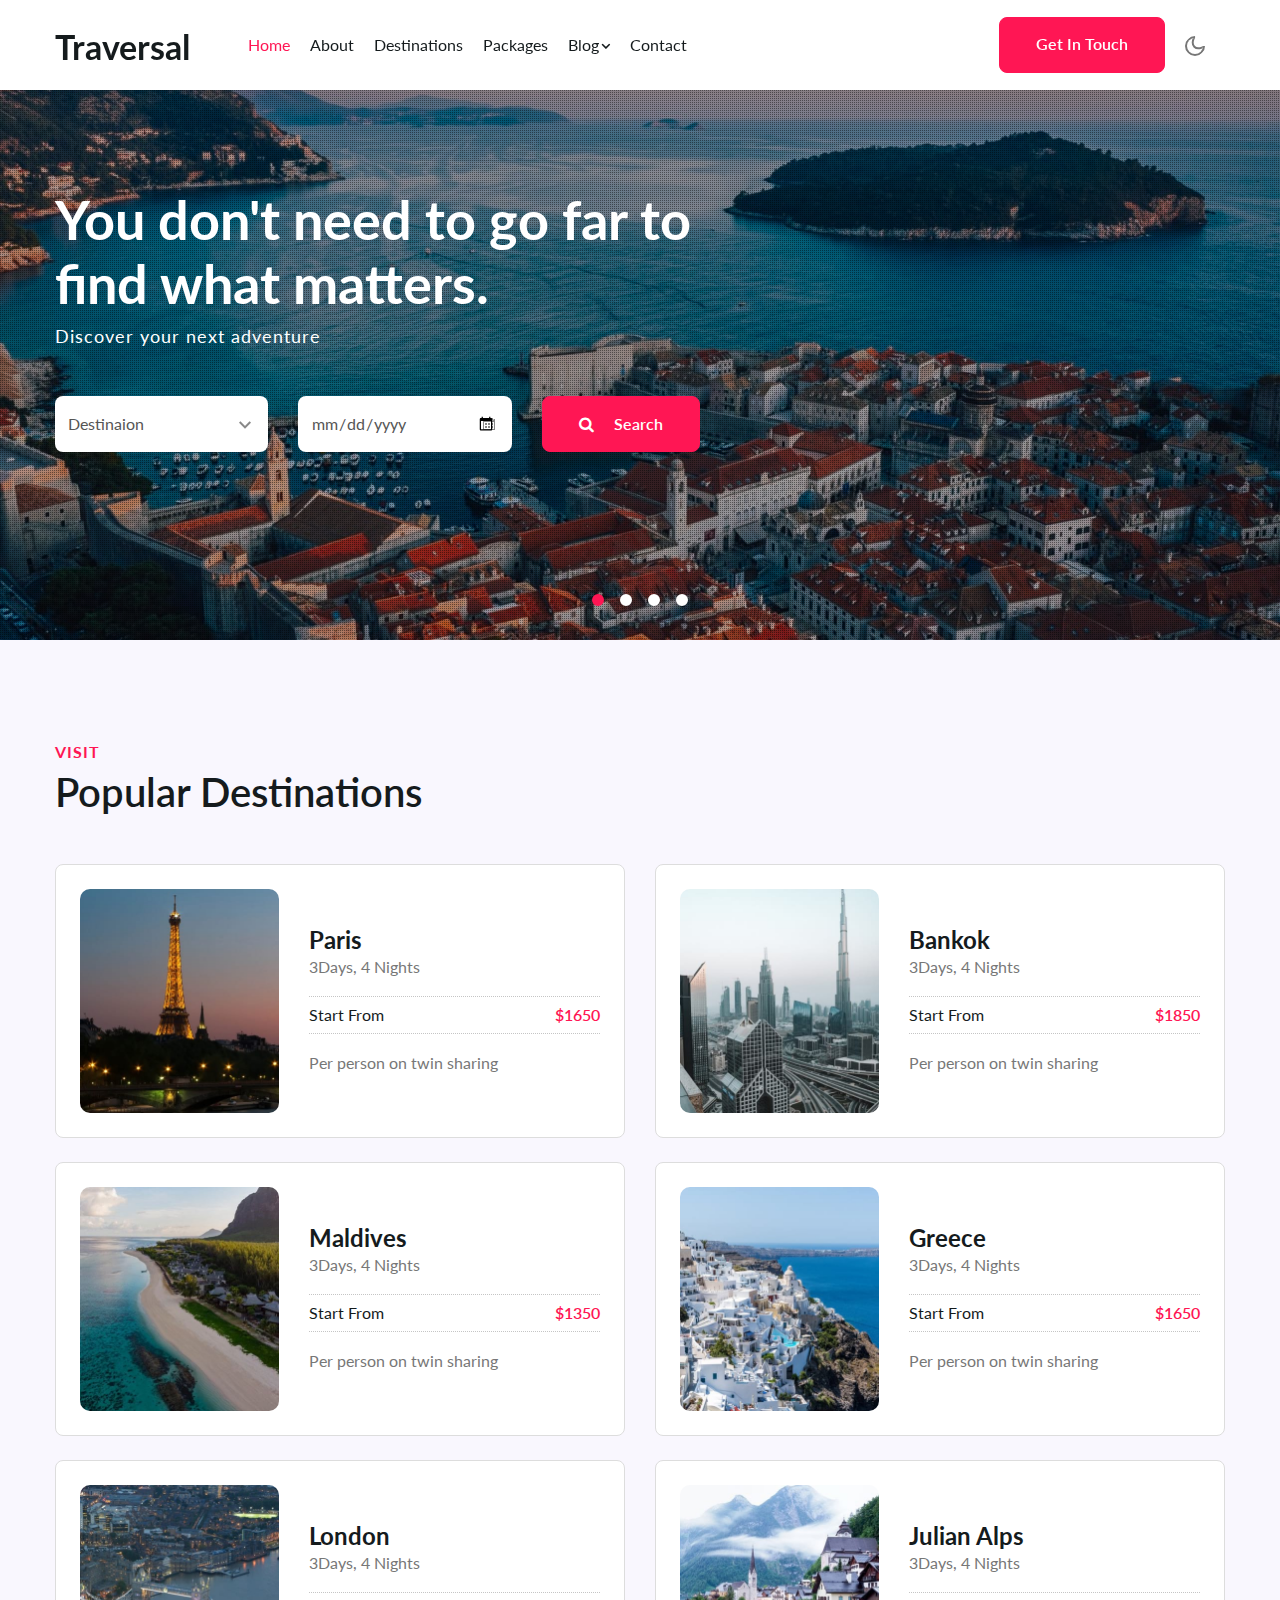
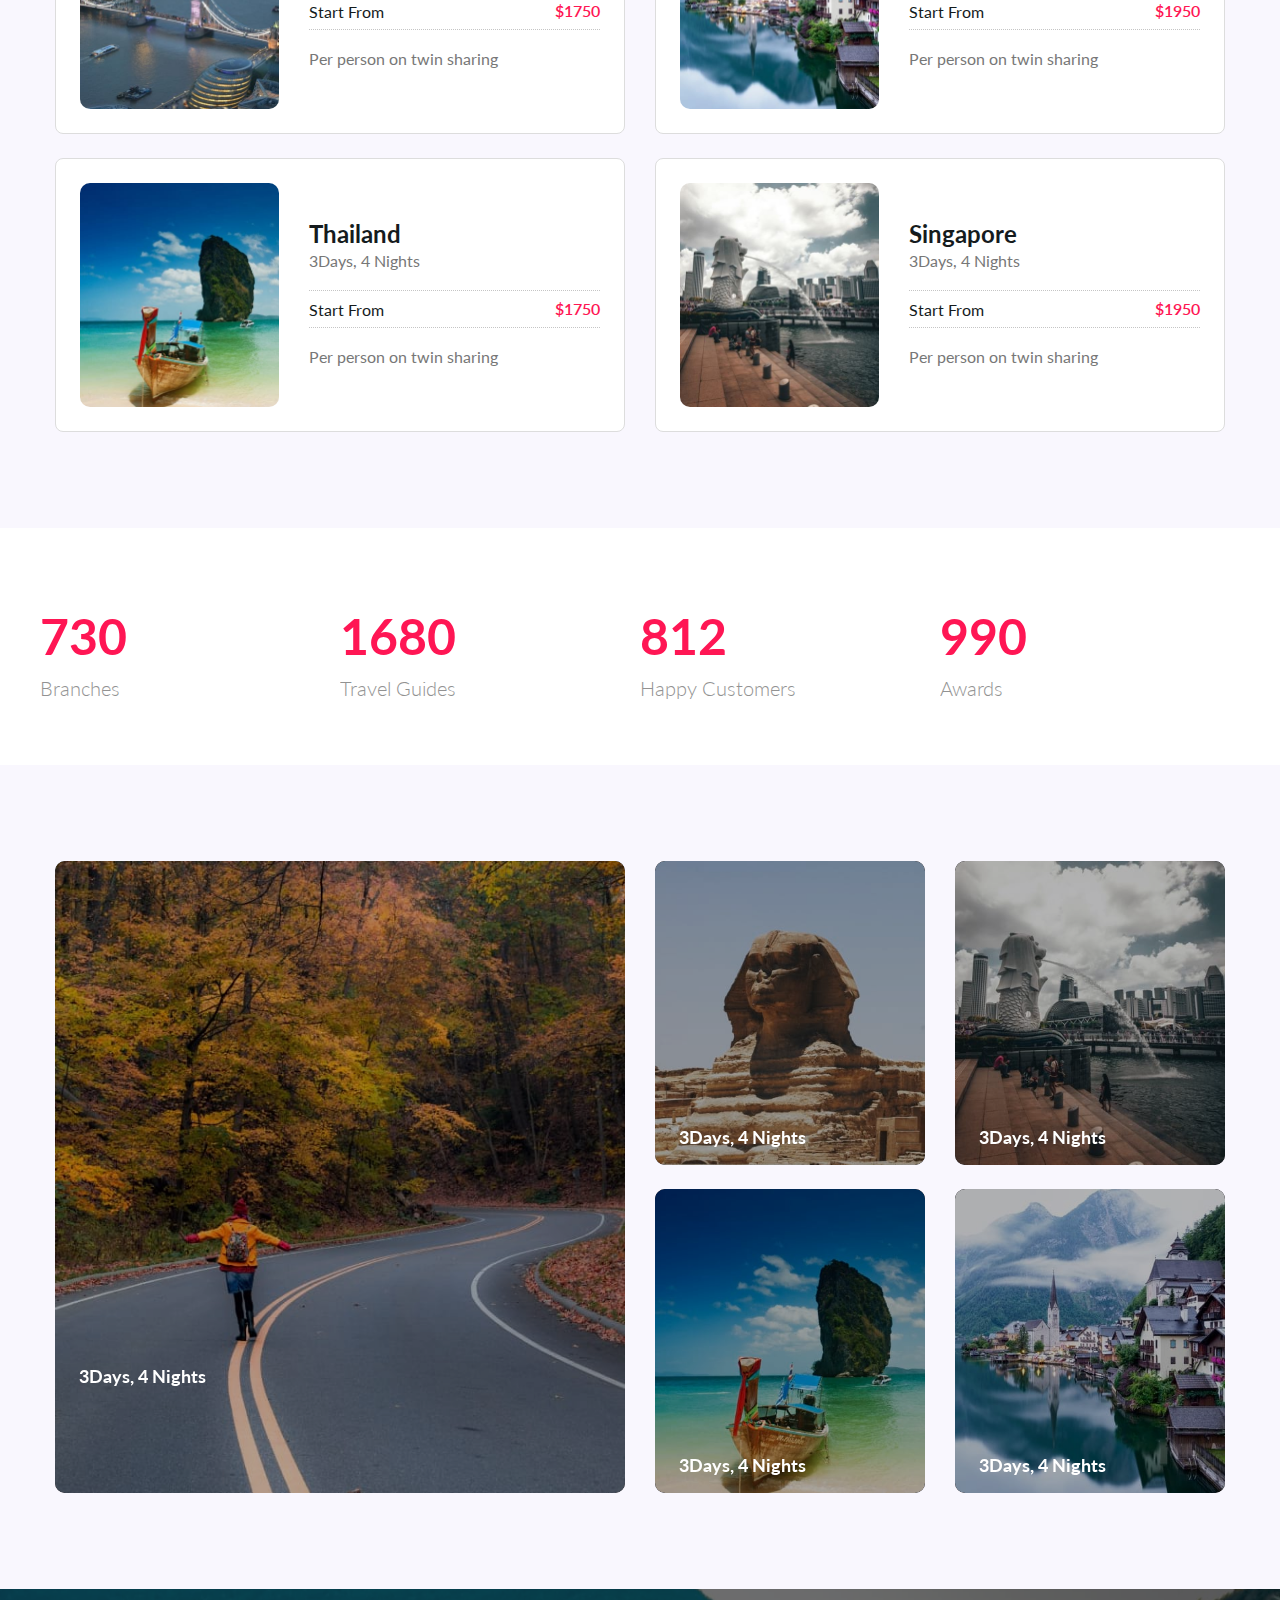
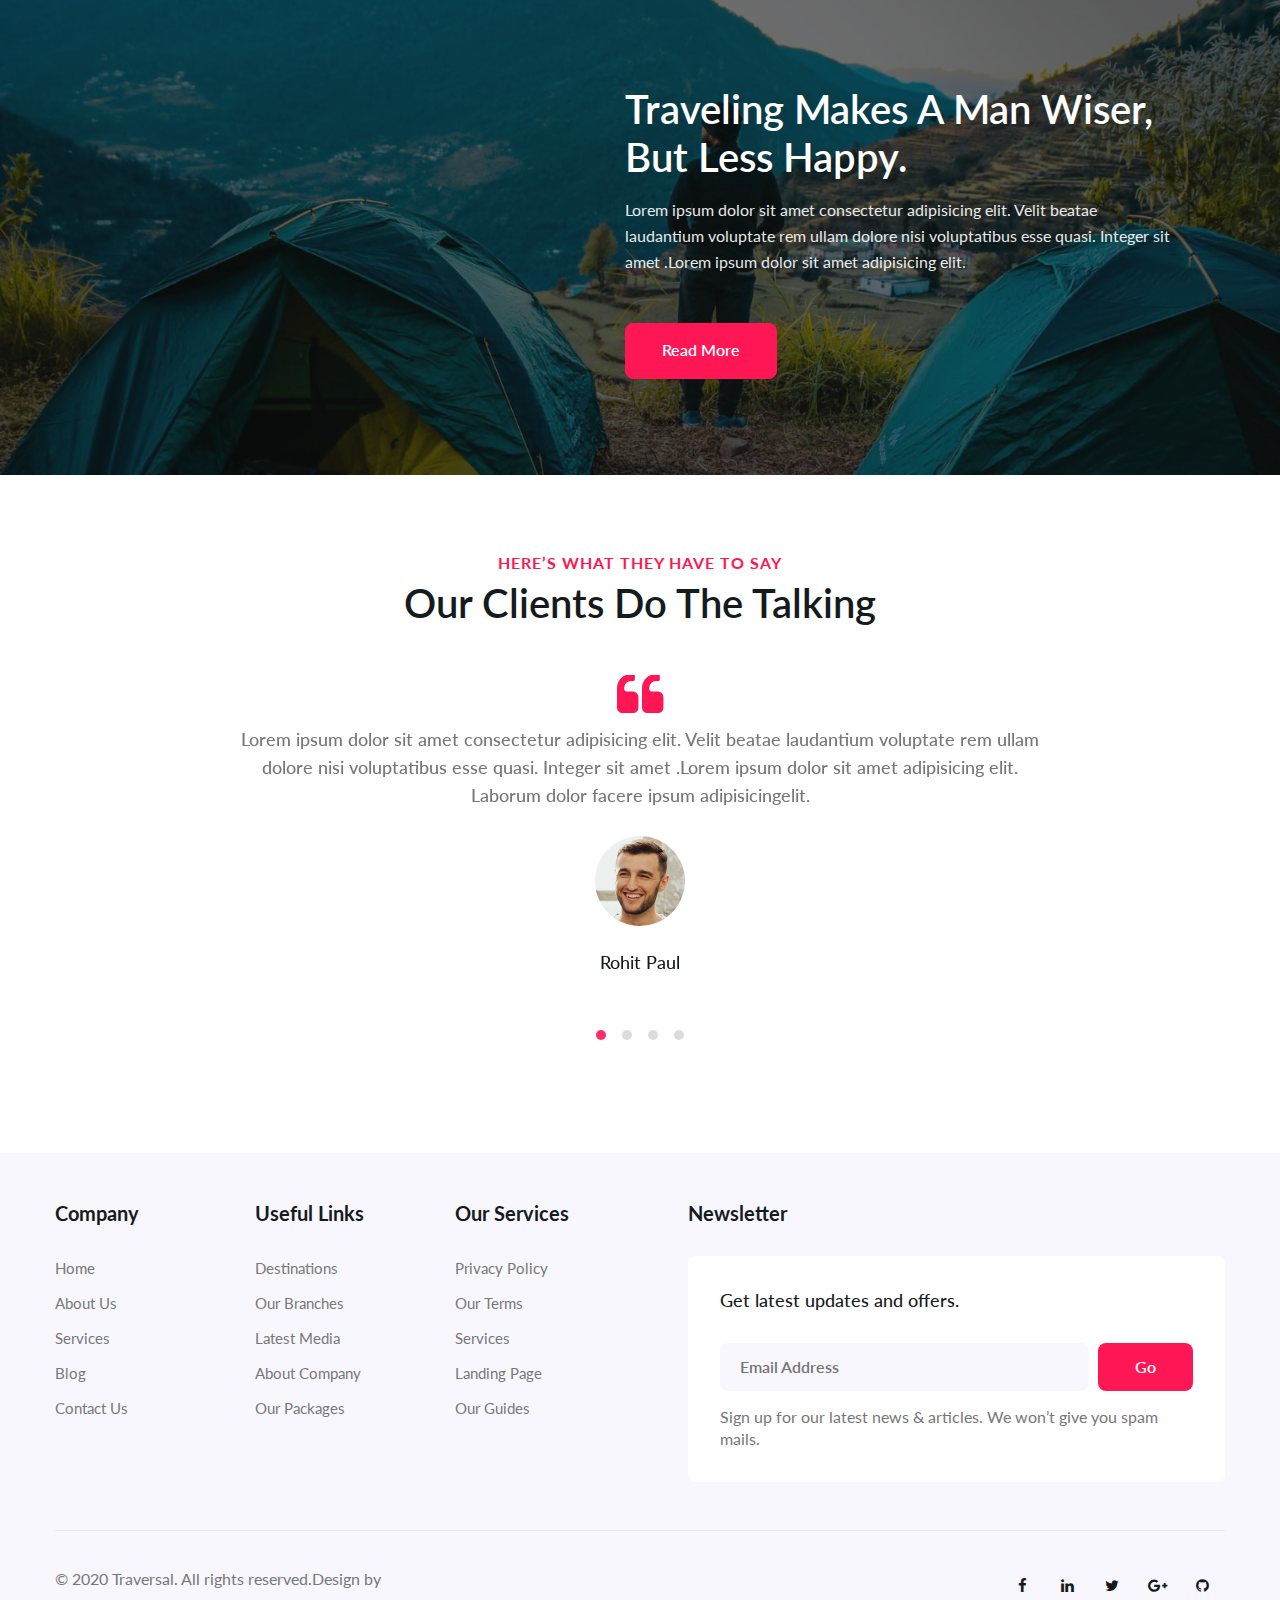
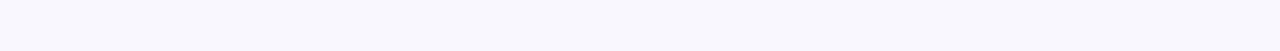
<file: BatuTravelProje/wwwroot/traversal-Liberty/Traversal-Liberty/index.html>
<!doctype html>
<html lang="zxx">

<head>
  <!-- Required meta tags -->
  <meta charset="utf-8">
  <meta name="viewport" content="width=device-width, initial-scale=1, shrink-to-fit=no">
  <title>Traversal Travel Category Bootstrap Responsive Template | Home </title>
  <!-- google fonts -->
  <link href="//fonts.googleapis.com/css2?family=Montserrat:wght@300;400;600;700&display=swap" rel="stylesheet">
  <link href="//fonts.googleapis.com/css2?family=Lato:ital,wght@0,300;0,400;0,700;1,400&display=swap"
    rel="stylesheet">
  <!-- google fonts -->
  <!-- Template CSS -->
  <link rel="stylesheet" href="assets/css/style-liberty.css">
  <!-- Template CSS -->
</head>

<body>
  <!--header-->
  <header id="site-header" class="fixed-top">
    <div class="container">
      <nav class="navbar navbar-expand-lg stroke">
        <h1><a class="navbar-brand mr-lg-5" href="index.html">
            Traversal
          </a></h1>
        <!-- if logo is image enable this   
      <a class="navbar-brand" href="#index.html">
          <img src="image-path" alt="Your logo" title="Your logo" style="height:35px;" />
      </a> -->
        <button class="navbar-toggler  collapsed bg-gradient" type="button" data-toggle="collapse"
          data-target="#navbarTogglerDemo02" aria-controls="navbarTogglerDemo02" aria-expanded="false"
          aria-label="Toggle navigation">
          <span class="navbar-toggler-icon fa icon-expand fa-bars"></span>
          <span class="navbar-toggler-icon fa icon-close fa-times"></span>
          </span>
        </button>

        <div class="collapse navbar-collapse" id="navbarTogglerDemo02">
          <ul class="navbar-nav mr-auto">
            <li class="nav-item active">
              <a class="nav-link" href="index.html">Home <span class="sr-only">(current)</span></a>
            </li>
            <li class="nav-item">
              <a class="nav-link" href="about.html">About</a>
            </li>
            <li class="nav-item">
              <a class="nav-link" href="services.html">Destinations</a>
            </li>
            <li class="nav-item">
              <a class="nav-link" href="pricing.html">Packages</a>
            </li>
            <li class="nav-item dropdown">
              <a class="nav-link dropdown-toggle" href="#" id="navbarDropdown1" role="button" data-toggle="dropdown"
                aria-haspopup="true" aria-expanded="false">
                Blog<span class="fa fa-angle-down"></span>
              </a>
              <div class="dropdown-menu" aria-labelledby="navbarDropdown1">
                <a class="dropdown-item" href="blog.html">Blog Posts</a>
                <a class="dropdown-item" href="blog-single.html">Blog single</a>
                <a class="dropdown-item" href="landing-single.html">Landing Page</a>
              </div>
            </li>
            <li class="nav-item">
              <a class="nav-link" href="contact.html">Contact</a>
            </li>

          </ul>
        </div>
        <div class="d-lg-block d-none">
          <a href="contact.html" class="btn btn-style btn-secondary">Get In Touch</a>
        </div>
        <!-- toggle switch for light and dark theme -->
        <div class="mobile-position">
          <nav class="navigation">
            <div class="theme-switch-wrapper">
              <label class="theme-switch" for="checkbox">
                <input type="checkbox" id="checkbox">
                <div class="mode-container">
                  <i class="gg-sun"></i>
                  <i class="gg-moon"></i>
                </div>
              </label>
            </div>
          </nav>
        </div>
        <!-- //toggle switch for light and dark theme -->
      </nav>
    </div>
  </header>
  <!-- //header -->
  <!--banner-slider-->
  <!-- main-slider -->
  <section class="w3l-main-slider" id="home">
    <div class="banner-content">
      <div id="demo-1"
        data-zs-src='["assets/images/banner1.jpg", "assets/images/banner2.jpg","assets/images/banner3.jpg", "assets/images/banner4.jpg"]'
        data-zs-overlay="dots">
        <div class="demo-inner-content">
          <div class="container">
            <div class="banner-infhny">
              <h3>You don't need to go far to find what matters.</h3>
              <h6 class="mb-3">Discover your next adventure</h6>
              <div class="flex-wrap search-wthree-field mt-md-5 mt-4">
                <form action="#" method="post" class="booking-form">
                  <div class="row book-form">
                    <div class="form-input col-md-4 mt-md-0 mt-3">

                      <select name="selectpicker" class="selectpicker">
                        <option value="">Destinaion</option>
                        <option value="africa">Africa</option>
                        <option value="america">America</option>
                        <option value="asia">Asia</option>
                        <option value="eastern-europe">Eastern Europe</option>
                        <option value="europe">Europe</option>
                        <option value="south-america">South America</option>
                      </select>

                    </div>
                    <div class="form-input col-md-4 mt-md-0 mt-3">

                      <input type="date" name="" placeholder="Date" required="">
                    </div>
                    <div class="bottom-btn col-md-4 mt-md-0 mt-3">
                      <button class="btn btn-style btn-secondary"><span class="fa fa-search mr-3"
                          aria-hidden="true"></span> Search</button>
                    </div>
                  </div>
                </form>
              </div>
            </div>
          </div>
        </div>
      </div>
    </div>
  </section>
  <!-- /main-slider -->
  <!-- //banner-slider-->

  <!--/grids-->
  <section class="w3l-grids-3 py-5">
    <div class="container py-md-5">
      <div class="title-content text-left mb-lg-5 mb-4">
        <h6 class="sub-title">Visit</h6>
        <h3 class="hny-title">Popular Destinations</h3>
      </div>
      <div class="row bottom-ab-grids">
  <!--/row-grids-->
        <div class="col-lg-6 subject-card mt-lg-0 mt-4">
          <div class="subject-card-header p-4">
            <a href="#" class="card_title p-lg-4d-block">
              <div class="row align-items-center">
                <div class="col-sm-5 subject-img">
                  <img src="assets/images/g1.jpg" class="img-fluid" alt="">
                </div>
                <div class="col-sm-7 subject-content mt-sm-0 mt-4">
                  <h4>Paris</h4>
                  <p>3Days, 4 Nights</p>
                  <div class="dst-btm">
                    <h6 class=""> Start From </h6>
                    <span>$1650</span>
                  </div>
                  <p class="sub-para">Per person on twin sharing</p>
                </div>
              </div>
            </a>
          </div>
        </div>
        <div class="col-lg-6 subject-card mt-lg-0 mt-4">
          <div class="subject-card-header p-4">
            <a href="#" class="card_title p-lg-4d-block">
              <div class="row align-items-center">
                <div class="col-sm-5 subject-img">
                  <img src="assets/images/g2.jpg" class="img-fluid" alt="">
                </div>
                <div class="col-sm-7 subject-content mt-sm-0 mt-4">
                  <h4>Bankok</h4>
                  <p>3Days, 4 Nights</p>
                  <div class="dst-btm">
                    <h6 class=""> Start From </h6>
                    <span>$1850</span>
                  </div>
                  <p class="sub-para">Per person on twin sharing</p>
                </div>
              </div>
            </a>
          </div>
        </div>
          <!--//row-grids-->
            <!--/row-grids-->
        <div class="col-lg-6 subject-card mt-4">
          <div class="subject-card-header p-4">
            <a href="#" class="card_title p-lg-4d-block">
              <div class="row align-items-center">
                <div class="col-sm-5 subject-img">
                  <img src="assets/images/g3.jpg" class="img-fluid" alt="">
                </div>
                <div class="col-sm-7 subject-content mt-sm-0 mt-4">
                  <h4>Maldives</h4>
                  <p>3Days, 4 Nights</p>
                  <div class="dst-btm">
                    <h6 class=""> Start From </h6>
                    <span>$1350</span>
                  </div>
                  <p class="sub-para">Per person on twin sharing</p>
                </div>
              </div>
            </a>
          </div>
        </div>
        <div class="col-lg-6 subject-card mt-4">
          <div class="subject-card-header p-4">
            <a href="#" class="card_title p-lg-4d-block">
              <div class="row align-items-center">
                <div class="col-sm-5 subject-img">
                  <img src="assets/images/g4.jpg" class="img-fluid" alt="">
                </div>
                <div class="col-sm-7 subject-content mt-sm-0 mt-4">
                  <h4>Greece</h4>
                  <p>3Days, 4 Nights</p>
                  <div class="dst-btm">
                    <h6 class=""> Start From </h6>
                    <span>$1650</span>
                  </div>
                  <p class="sub-para">Per person on twin sharing</p>
                </div>
              </div>
            </a>
          </div>
        </div>
          <!--//row-grids-->
            <!--/row-grids-->
        <div class="col-lg-6 subject-card mt-4">
          <div class="subject-card-header p-4">
            <a href="#" class="card_title p-lg-4d-block">
              <div class="row align-items-center">
                <div class="col-sm-5 subject-img">
                  <img src="assets/images/g5.jpg" class="img-fluid" alt="">
                </div>
                <div class="col-sm-7 subject-content mt-sm-0 mt-4">
                  <h4>London</h4>
                  <p>3Days, 4 Nights</p>
                  <div class="dst-btm">
                    <h6 class=""> Start From </h6>
                    <span>$1750</span>
                  </div>
                  <p class="sub-para">Per person on twin sharing</p>
                </div>
              </div>
            </a>
          </div>
        </div>
        <div class="col-lg-6 subject-card mt-4">
          <div class="subject-card-header p-4">
            <a href="#" class="card_title p-lg-4d-block">
              <div class="row align-items-center">
                <div class="col-sm-5 subject-img">
                  <img src="assets/images/g6.jpg" class="img-fluid" alt="">
                </div>
                <div class="col-sm-7 subject-content mt-sm-0 mt-4">
                  <h4>Julian Alps</h4>
                  <p>3Days, 4 Nights</p>
                  <div class="dst-btm">
                    <h6 class=""> Start From </h6>
                    <span>$1950</span>
                  </div>
                  <p class="sub-para">Per person on twin sharing</p>
                </div>
              </div>
            </a>
          </div>
        </div>
          <!--//row-grids-->
                  <!--/row-grids-->
        <div class="col-lg-6 subject-card mt-4">
          <div class="subject-card-header p-4">
            <a href="#" class="card_title p-lg-4d-block">
              <div class="row align-items-center">
                <div class="col-sm-5 subject-img">
                  <img src="assets/images/g7.jpg" class="img-fluid" alt="">
                </div>
                <div class="col-sm-7 subject-content mt-sm-0 mt-4">
                  <h4>Thailand</h4>
                  <p>3Days, 4 Nights</p>
                  <div class="dst-btm">
                    <h6 class=""> Start From </h6>
                    <span>$1750</span>
                  </div>
                  <p class="sub-para">Per person on twin sharing</p>
                </div>
              </div>
            </a>
          </div>
        </div>
        <div class="col-lg-6 subject-card mt-4">
          <div class="subject-card-header p-4">
            <a href="#" class="card_title p-lg-4d-block">
              <div class="row align-items-center">
                <div class="col-sm-5 subject-img">
                  <img src="assets/images/g8.jpg" class="img-fluid" alt="">
                </div>
                <div class="col-sm-7 subject-content mt-sm-0 mt-4">
                  <h4>Singapore</h4>
                  <p>3Days, 4 Nights</p>
                  <div class="dst-btm">
                    <h6 class=""> Start From </h6>
                    <span>$1950</span>
                  </div>
                  <p class="sub-para">Per person on twin sharing</p>
                </div>
              </div>
            </a>
          </div>
        </div>
          <!--//row-grids-->
      </div>
    </div>
  </section>
  <!--//grids-->
  <!-- stats -->
  <section class="w3l-stats py-5" id="stats">
    <div class="gallery-inner container py-lg-0 py-3">
      <div class="row stats-con pb-lg-3">
        <div class="col-lg-3 col-6 stats_info counter_grid">
          <p class="counter">730</p>
          <h4>Branches</h4>
        </div>
        <div class="col-lg-3 col-6 stats_info counter_grid1">
          <p class="counter">1680</p>
          <h4>Travel Guides</h4>
        </div>
        <div class="col-lg-3 col-6 stats_info counter_grid mt-lg-0 mt-5">
          <p class="counter">812</p>
          <h4>Happy Customers</h4>
        </div>
        <div class="col-lg-3 col-6 stats_info counter_grid2 mt-lg-0 mt-5">
          <p class="counter">990</p>
          <h4>Awards</h4>
        </div>
      </div>
    </div>
  </section>
  <!-- //stats -->
  <!--/-->
  <div class="best-rooms py-5">
    <div class="container py-md-5">
        <div class="ban-content-inf row">
            <div class="maghny-gd-1 col-lg-6">
              <div class="maghny-grid">
                <figure class="effect-lily border-radius  m-0">
                    <img class="img-fluid" src="assets/images/g10.jpg" alt="" />
                    <figcaption>
                        <div>
                            <h4>3Days, 4 Nights</h4>
                            <p>From 1720$ </p>
                        </div>

                    </figcaption>
                </figure>
            </div>
            </div>
            <div class="maghny-gd-1 col-lg-6 mt-lg-0 mt-4">
                <div class="row">
                    <div class="maghny-gd-1 col-6">
                        <div class="maghny-grid">
                            <figure class="effect-lily border-radius">
                                <img class="img-fluid" src="assets/images/g9.jpg" alt="" />
                                <figcaption>
                                    <div>
                                        <h4>3Days, 4 Nights</h4>
                                        <p>From 1220$ </p>
                                    </div>

                                </figcaption>
                            </figure>
                        </div>
                    </div>
                    <div class="maghny-gd-1 col-6">
                        <div class="maghny-grid">
                            <figure class="effect-lily border-radius">
                                <img class="img-fluid" src="assets/images/g8.jpg" alt="" />
                                <figcaption>
                                    <div>
                                        <h4>3Days, 4 Nights</h4>
                                        <p>From 1620$ </p>
                                    </div>

                                </figcaption>
                            </figure>
                        </div>
                    </div>
                    <div class="maghny-gd-1 col-6 mt-4">
                        <div class="maghny-grid">
                            <figure class="effect-lily border-radius">
                                <img class="img-fluid" src="assets/images/g7.jpg" alt="" />
                                <figcaption>
                                    <div>
                                        <h4>3Days, 4 Nights</h4>
                                        <p>From 1820$ </p>
                                    </div>

                                </figcaption>
                            </figure>
                        </div>
                    </div>
                    <div class="maghny-gd-1 col-6 mt-4">
                        <div class="maghny-grid">
                            <figure class="effect-lily border-radius">
                                <img class="img-fluid" src="assets/images/g6.jpg" alt="" />
                                <figcaption>
                                    <div>
                                        <h4>3Days, 4 Nights</h4>
                                        <p>From 1520$ </p>
                                    </div>

                                </figcaption>
                            </figure>
                        </div>
                    </div>
                </div>
            </div>
        </div>
    </div>
</div>
  <!-- //stats -->
  <!--/w3l-bottom-->
  <section class="w3l-bottom py-5">
    <div class="container py-md-4 py-3 text-center">
      <div class="row my-lg-4 mt-4">
        <div class="col-lg-9 col-md-10 ml-auto">
          <div class="bottom-info ml-auto">
            <div class="header-section text-left">
              <h3 class="hny-title two">Traveling makes a man wiser, but less happy.</h3>
              <p class="mt-3 pr-lg-5">Lorem ipsum dolor sit amet consectetur adipisicing elit. Velit beatae laudantium
                voluptate rem ullam dolore nisi voluptatibus esse quasi. Integer sit amet .Lorem ipsum dolor sit
                amet adipisicing elit.</p>
              <a href="about.html" class="btn btn-style btn-secondary mt-5">Read More</a>
            </div>
           

          </div>
        </div>
      </div>
    </div>
  </section>
  <!--//w3l-bottom-->
  <!-- testimonials -->
  <section class="w3l-clients" id="clients">
    <!-- /grids -->
    <div class="cusrtomer-layout py-5">
      <div class="container py-lg-4 py-md-3 pb-lg-0">
        <div class="heading text-center mx-auto">
          <h6 class="sub-title text-center">Here’s what they have to say</h6>
          <h3 class="hny-title mb-md-5 mb-4">our clients do the talking</h3>
        </div>
        <!-- /grids -->
        <div class="testimonial-width">
          <div id="owl-demo1" class="owl-two owl-carousel owl-theme">
            <div class="item">
              <div class="testimonial-content">
                <div class="testimonial">
                  <blockquote>
                    <span class="fa fa-quote-left" aria-hidden="true"></span>
                    Lorem ipsum dolor sit amet consectetur adipisicing elit. Velit beatae laudantium
                    voluptate rem ullam dolore nisi voluptatibus esse quasi. Integer sit amet .Lorem ipsum dolor sit
                    amet adipisicing elit. Laborum dolor facere ipsum adipisicingelit.
                  </blockquote>
                  <div class="testi-des">
                    <div class="test-img"><img src="assets/images/c1.jpg" class="img-fluid" alt="client-img">
                    </div>
                    <div class="peopl align-self">
                      <h3>Rohit Paul</h3>
                      <p class="indentity">Example City</p>
                    </div>
                  </div>
                </div>
              </div>
            </div>
            <div class="item">
              <div class="testimonial-content">
                <div class="testimonial">
                  <blockquote>
                    <span class="fa fa-quote-left" aria-hidden="true"></span>
                    Lorem ipsum dolor sit amet consectetur adipisicing elit. Velit beatae laudantium
                    voluptate rem ullam dolore nisi voluptatibus esse quasi. Integer sit amet .Lorem ipsum dolor sit
                    amet adipisicing elit. Laborum dolor facere ipsum adipisicingelit.
                  </blockquote>
                  <div class="testi-des">
                    <div class="test-img"><img src="assets/images/c2.jpg" class="img-fluid" alt="client-img">
                    </div>
                    <div class="peopl align-self">
                      <h3>Shveta</h3>
                      <p class="indentity">Example City</p>
                    </div>
                  </div>
                </div>
              </div>
            </div>
            <div class="item">
              <div class="testimonial-content">
                <div class="testimonial">
                  <blockquote>
                    <span class="fa fa-quote-left" aria-hidden="true"></span>
                    Lorem ipsum dolor sit amet consectetur adipisicing elit. Velit beatae laudantium
                    voluptate rem ullam dolore nisi voluptatibus esse quasi. Integer sit amet .Lorem ipsum dolor sit
                    amet adipisicing elit. Laborum dolor facere ipsum adipisicingelit.
                  </blockquote>
                  <div class="testi-des">
                    <div class="test-img"><img src="assets/images/c3.jpg" class="img-fluid" alt="client-img">
                    </div>
                    <div class="peopl align-self">
                      <h3>Roy Linderson</h3>
                      <p class="indentity">Example City</p>
                    </div>
                  </div>
                </div>
              </div>
            </div>
            <div class="item">
              <div class="testimonial-content">
                <div class="testimonial">
                  <blockquote>
                    <span class="fa fa-quote-left" aria-hidden="true"></span>
                    Lorem ipsum dolor sit amet consectetur adipisicing elit. Velit beatae laudantium
                    voluptate rem ullam dolore nisi voluptatibus esse quasi. Integer sit amet .Lorem ipsum dolor sit
                    amet adipisicing elit. Laborum dolor facere ipsum adipisicingelit.
                  </blockquote>
                  <div class="testi-des">
                    <div class="test-img"><img src="assets/images/c4.jpg" class="img-fluid" alt="client-img">
                    </div>
                    <div class="peopl align-self">
                      <h3>Mike Thyson</h3>
                      <p class="indentity">Example City</p>
                    </div>
                  </div>
                </div>
              </div>
            </div>


          </div>
        </div>
      </div>
      <!-- /grids -->
    </div>
    <!-- //grids -->
  </section>
  <!-- //testimonials -->

  <!--/w3l-footer-29-main-->
  <footer>
    <!-- footer -->
    <section class="w3l-footer">
      <div class="w3l-footer-16-main py-5">
        <div class="container">
          <div class="row">
            <div class="col-lg-6 column">
              <div class="row">
                <div class="col-md-4 column">
                  <h3>Company</h3>
                  <ul class="footer-gd-16">
                    <li><a href="index.html">Home</a></li>
                    <li><a href="about.html">About Us</a></li>
                    <li><a href="services.html">Services</a></li>
                    <li><a href="blog.html">Blog</a></li>
                    <li><a href="contact.html">Contact Us</a></li>
                  </ul>
                </div>
                <div class="col-md-4 column mt-md-0 mt-4">
                  <h3>Useful Links</h3>
                  <ul class="footer-gd-16">
                    <li><a href="#url">Destinations</a></li>
                    <li><a href="#url">Our Branches</a></li>
                    <li><a href="#url">Latest Media</a></li>
                    <li><a href="about.html">About Company</a></li>
                    <li><a href="#url">Our Packages</a></li>
                  </ul>
                </div>
                <div class="col-md-4 column mt-md-0 mt-4">
                  <h3>Our Services</h3>
                  <ul class="footer-gd-16">
                    <li><a href="#url">Privacy Policy</a></li>
                    <li><a href="#url">Our Terms</a></li>
                    <li><a href="services.html">Services</a></li>
                    <li><a href="landing-single.html">Landing Page</a></li>
                    <li><a href="#url">Our Guides</a></li>
                  </ul>
                </div>
              </div>
            </div>
            <div class="col-lg-6 col-md-12 column pl-lg-5 column4 mt-lg-0 mt-5">
              <h3>Newsletter </h3>
              <div class="end-column">
                <h4>Get latest updates and offers.</h4>
                <form action="#" class="subscribe" method="post">
                  <input type="email" name="email" placeholder="Email Address" required="">
                  <button type="submit">Go</button>
                </form>
                <p>Sign up for our latest news & articles. We won’t give you spam mails.</p>
              </div>
            </div>
          </div>
          <div class="d-flex below-section justify-content-between align-items-center pt-4 mt-5">
            <div class="columns text-lg-left text-center">
              <p>&copy; 2020 Traversal. All rights reserved.Design by <a href="https://w3layouts.com/" target="_blank">
               
              </p>
            </div>
            <div class="columns-2 mt-lg-0 mt-3">
              <ul class="social">
                <li><a href="#facebook"><span class="fa fa-facebook" aria-hidden="true"></span></a>
                </li>
                <li><a href="#linkedin"><span class="fa fa-linkedin" aria-hidden="true"></span></a>
                </li>
                <li><a href="#twitter"><span class="fa fa-twitter" aria-hidden="true"></span></a>
                </li>
                <li><a href="#google"><span class="fa fa-google-plus" aria-hidden="true"></span></a>
                </li>
                <li><a href="#github"><span class="fa fa-github" aria-hidden="true"></span></a>
                </li>
              </ul>
            </div>
          </div>
        </div>
      </div>
  
      <!-- move top -->
      <button onclick="topFunction()" id="movetop" title="Go to top">
        <span class="fa fa-angle-up"></span>
      </button>
      <script>
        // When the user scrolls down 20px from the top of the document, show the button
        window.onscroll = function () {
          scrollFunction()
        };
  
        function scrollFunction() {
          if (document.body.scrollTop > 20 || document.documentElement.scrollTop > 20) {
            document.getElementById("movetop").style.display = "block";
          } else {
            document.getElementById("movetop").style.display = "none";
          }
        }
  
        // When the user clicks on the button, scroll to the top of the document
        function topFunction() {
          document.body.scrollTop = 0;
          document.documentElement.scrollTop = 0;
        }
      </script>
      <!-- //move top -->
      <script>
        $(function () {
          $('.navbar-toggler').click(function () {
            $('body').toggleClass('noscroll');
          })
        });
      </script>
    </section>
    <!-- //footer -->
  </footer>
  <!-- Template JavaScript -->
  <script src="assets/js/jquery-3.3.1.min.js"></script>
  <script src="assets/js/theme-change.js"></script>
  <!--/slider-js-->
  <script src="assets/js/jquery.min.js"></script>
  <script src="assets/js/modernizr-2.6.2.min.js"></script>
  <script src="assets/js/jquery.zoomslider.min.js"></script>
  <!--//slider-js-->
  <script src="assets/js/owl.carousel.js"></script>
  <!-- script for tesimonials carousel slider -->
  <script>
    $(document).ready(function () {
      $("#owl-demo1").owlCarousel({
        loop: true,
        margin: 20,
        nav: false,
        responsiveClass: true,
        responsive: {
          0: {
            items: 1,
            nav: false
          },
          736: {
            items: 1,
            nav: false
          },
          1000: {
            items: 1,
            nav: false,
            loop: true
          }
        }
      })
    })
  </script>
  <!-- //script for tesimonials carousel slider -->
  <!-- stats number counter-->
  <script src="assets/js/jquery.waypoints.min.js"></script>
  <script src="assets/js/jquery.countup.js"></script>
  <script>
    $('.counter').countUp();
  </script>
  <!-- //stats number counter -->
  <!--/MENU-JS-->
  <script>
    $(window).on("scroll", function () {
      var scroll = $(window).scrollTop();

      if (scroll >= 80) {
        $("#site-header").addClass("nav-fixed");
      } else {
        $("#site-header").removeClass("nav-fixed");
      }
    });

    //Main navigation Active Class Add Remove
    $(".navbar-toggler").on("click", function () {
      $("header").toggleClass("active");
    });
    $(document).on("ready", function () {
      if ($(window).width() > 991) {
        $("header").removeClass("active");
      }
      $(window).on("resize", function () {
        if ($(window).width() > 991) {
          $("header").removeClass("active");
        }
      });
    });
  </script>
  <!--//MENU-JS-->

  <script src="assets/js/bootstrap.min.js"></script>

</body>

</html>
</file>
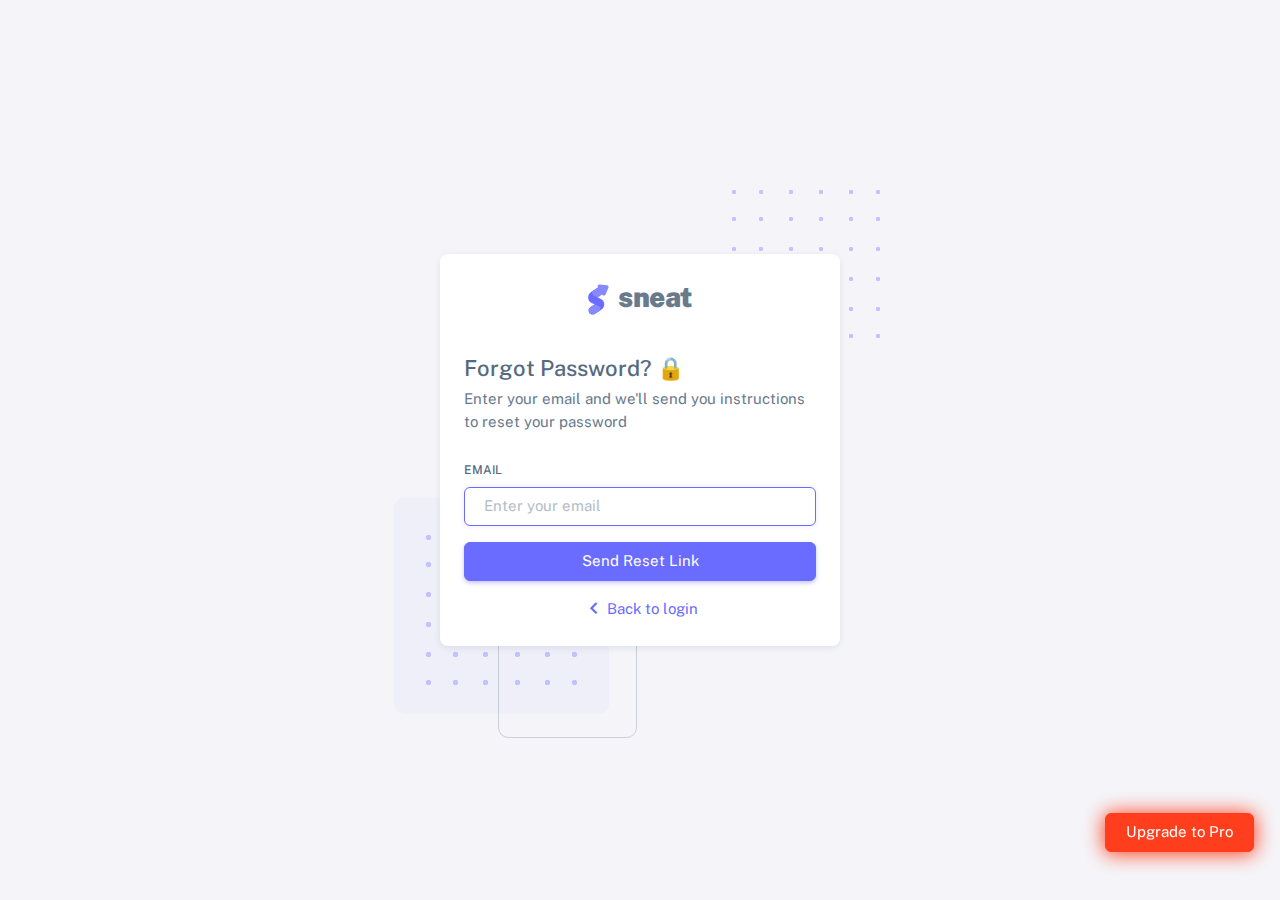
<file: BatuTravelProje/wwwroot/sneat-1.0.0/html/auth-forgot-password-basic.html>
<!DOCTYPE html>

<!-- =========================================================
* Sneat - Bootstrap 5 HTML Admin Template - Pro | v1.0.0
==============================================================

* Product Page: https://themeselection.com/products/sneat-bootstrap-html-admin-template/
* Created by: ThemeSelection
* License: You must have a valid license purchased in order to legally use the theme for your project.
* Copyright ThemeSelection (https://themeselection.com)

=========================================================
 -->
<!-- beautify ignore:start -->
<html
  lang="en"
  class="light-style customizer-hide"
  dir="ltr"
  data-theme="theme-default"
  data-assets-path="../assets/"
  data-template="vertical-menu-template-free"
>
  <head>
    <meta charset="utf-8" />
    <meta
      name="viewport"
      content="width=device-width, initial-scale=1.0, user-scalable=no, minimum-scale=1.0, maximum-scale=1.0"
    />

    <title>Forgot Password Basic - Pages | Sneat - Bootstrap 5 HTML Admin Template - Pro</title>

    <meta name="description" content="" />

    <!-- Favicon -->
    <link rel="icon" type="image/x-icon" href="../assets/img/favicon/favicon.ico" />

    <!-- Fonts -->
    <link rel="preconnect" href="https://fonts.googleapis.com" />
    <link rel="preconnect" href="https://fonts.gstatic.com" crossorigin />
    <link
      href="https://fonts.googleapis.com/css2?family=Public+Sans:ital,wght@0,300;0,400;0,500;0,600;0,700;1,300;1,400;1,500;1,600;1,700&display=swap"
      rel="stylesheet"
    />

    <!-- Icons. Uncomment required icon fonts -->
    <link rel="stylesheet" href="../assets/vendor/fonts/boxicons.css" />

    <!-- Core CSS -->
    <link rel="stylesheet" href="../assets/vendor/css/core.css" class="template-customizer-core-css" />
    <link rel="stylesheet" href="../assets/vendor/css/theme-default.css" class="template-customizer-theme-css" />
    <link rel="stylesheet" href="../assets/css/demo.css" />

    <!-- Vendors CSS -->
    <link rel="stylesheet" href="../assets/vendor/libs/perfect-scrollbar/perfect-scrollbar.css" />

    <!-- Page CSS -->
    <!-- Page -->
    <link rel="stylesheet" href="../assets/vendor/css/pages/page-auth.css" />
    <!-- Helpers -->
    <script src="../assets/vendor/js/helpers.js"></script>

    <!--! Template customizer & Theme config files MUST be included after core stylesheets and helpers.js in the <head> section -->
    <!--? Config:  Mandatory theme config file contain global vars & default theme options, Set your preferred theme option in this file.  -->
    <script src="../assets/js/config.js"></script>
  </head>

  <body>
    <!-- Content -->

    <div class="container-xxl">
      <div class="authentication-wrapper authentication-basic container-p-y">
        <div class="authentication-inner py-4">
          <!-- Forgot Password -->
          <div class="card">
            <div class="card-body">
              <!-- Logo -->
              <div class="app-brand justify-content-center">
                <a href="index.html" class="app-brand-link gap-2">
                  <span class="app-brand-logo demo">
                    <svg
                      width="25"
                      viewBox="0 0 25 42"
                      version="1.1"
                      xmlns="http://www.w3.org/2000/svg"
                      xmlns:xlink="http://www.w3.org/1999/xlink"
                    >
                      <defs>
                        <path
                          d="M13.7918663,0.358365126 L3.39788168,7.44174259 C0.566865006,9.69408886 -0.379795268,12.4788597 0.557900856,15.7960551 C0.68998853,16.2305145 1.09562888,17.7872135 3.12357076,19.2293357 C3.8146334,19.7207684 5.32369333,20.3834223 7.65075054,21.2172976 L7.59773219,21.2525164 L2.63468769,24.5493413 C0.445452254,26.3002124 0.0884951797,28.5083815 1.56381646,31.1738486 C2.83770406,32.8170431 5.20850219,33.2640127 7.09180128,32.5391577 C8.347334,32.0559211 11.4559176,30.0011079 16.4175519,26.3747182 C18.0338572,24.4997857 18.6973423,22.4544883 18.4080071,20.2388261 C17.963753,17.5346866 16.1776345,15.5799961 13.0496516,14.3747546 L10.9194936,13.4715819 L18.6192054,7.984237 L13.7918663,0.358365126 Z"
                          id="path-1"
                        ></path>
                        <path
                          d="M5.47320593,6.00457225 C4.05321814,8.216144 4.36334763,10.0722806 6.40359441,11.5729822 C8.61520715,12.571656 10.0999176,13.2171421 10.8577257,13.5094407 L15.5088241,14.433041 L18.6192054,7.984237 C15.5364148,3.11535317 13.9273018,0.573395879 13.7918663,0.358365126 C13.5790555,0.511491653 10.8061687,2.3935607 5.47320593,6.00457225 Z"
                          id="path-3"
                        ></path>
                        <path
                          d="M7.50063644,21.2294429 L12.3234468,23.3159332 C14.1688022,24.7579751 14.397098,26.4880487 13.008334,28.506154 C11.6195701,30.5242593 10.3099883,31.790241 9.07958868,32.3040991 C5.78142938,33.4346997 4.13234973,34 4.13234973,34 C4.13234973,34 2.75489982,33.0538207 2.37032616e-14,31.1614621 C-0.55822714,27.8186216 -0.55822714,26.0572515 -4.05231404e-15,25.8773518 C0.83734071,25.6075023 2.77988457,22.8248993 3.3049379,22.52991 C3.65497346,22.3332504 5.05353963,21.8997614 7.50063644,21.2294429 Z"
                          id="path-4"
                        ></path>
                        <path
                          d="M20.6,7.13333333 L25.6,13.8 C26.2627417,14.6836556 26.0836556,15.9372583 25.2,16.6 C24.8538077,16.8596443 24.4327404,17 24,17 L14,17 C12.8954305,17 12,16.1045695 12,15 C12,14.5672596 12.1403557,14.1461923 12.4,13.8 L17.4,7.13333333 C18.0627417,6.24967773 19.3163444,6.07059163 20.2,6.73333333 C20.3516113,6.84704183 20.4862915,6.981722 20.6,7.13333333 Z"
                          id="path-5"
                        ></path>
                      </defs>
                      <g id="g-app-brand" stroke="none" stroke-width="1" fill="none" fill-rule="evenodd">
                        <g id="Brand-Logo" transform="translate(-27.000000, -15.000000)">
                          <g id="Icon" transform="translate(27.000000, 15.000000)">
                            <g id="Mask" transform="translate(0.000000, 8.000000)">
                              <mask id="mask-2" fill="white">
                                <use xlink:href="#path-1"></use>
                              </mask>
                              <use fill="#696cff" xlink:href="#path-1"></use>
                              <g id="Path-3" mask="url(#mask-2)">
                                <use fill="#696cff" xlink:href="#path-3"></use>
                                <use fill-opacity="0.2" fill="#FFFFFF" xlink:href="#path-3"></use>
                              </g>
                              <g id="Path-4" mask="url(#mask-2)">
                                <use fill="#696cff" xlink:href="#path-4"></use>
                                <use fill-opacity="0.2" fill="#FFFFFF" xlink:href="#path-4"></use>
                              </g>
                            </g>
                            <g
                              id="Triangle"
                              transform="translate(19.000000, 11.000000) rotate(-300.000000) translate(-19.000000, -11.000000) "
                            >
                              <use fill="#696cff" xlink:href="#path-5"></use>
                              <use fill-opacity="0.2" fill="#FFFFFF" xlink:href="#path-5"></use>
                            </g>
                          </g>
                        </g>
                      </g>
                    </svg>
                  </span>
                  <span class="app-brand-text demo text-body fw-bolder">Sneat</span>
                </a>
              </div>
              <!-- /Logo -->
              <h4 class="mb-2">Forgot Password? 🔒</h4>
              <p class="mb-4">Enter your email and we'll send you instructions to reset your password</p>
              <form id="formAuthentication" class="mb-3" action="index.html" method="POST">
                <div class="mb-3">
                  <label for="email" class="form-label">Email</label>
                  <input
                    type="text"
                    class="form-control"
                    id="email"
                    name="email"
                    placeholder="Enter your email"
                    autofocus
                  />
                </div>
                <button class="btn btn-primary d-grid w-100">Send Reset Link</button>
              </form>
              <div class="text-center">
                <a href="auth-login-basic.html" class="d-flex align-items-center justify-content-center">
                  <i class="bx bx-chevron-left scaleX-n1-rtl bx-sm"></i>
                  Back to login
                </a>
              </div>
            </div>
          </div>
          <!-- /Forgot Password -->
        </div>
      </div>
    </div>

    <!-- / Content -->

    <div class="buy-now">
      <a
        href="https://themeselection.com/products/sneat-bootstrap-html-admin-template/"
        target="_blank"
        class="btn btn-danger btn-buy-now"
        >Upgrade to Pro</a
      >
    </div>

    <!-- Core JS -->
    <!-- build:js assets/vendor/js/core.js -->
    <script src="../assets/vendor/libs/jquery/jquery.js"></script>
    <script src="../assets/vendor/libs/popper/popper.js"></script>
    <script src="../assets/vendor/js/bootstrap.js"></script>
    <script src="../assets/vendor/libs/perfect-scrollbar/perfect-scrollbar.js"></script>

    <script src="../assets/vendor/js/menu.js"></script>
    <!-- endbuild -->

    <!-- Vendors JS -->

    <!-- Main JS -->
    <script src="../assets/js/main.js"></script>

    <!-- Page JS -->

    <!-- Place this tag in your head or just before your close body tag. -->
    <script async defer src="https://buttons.github.io/buttons.js"></script>
  </body>
</html>
</file>
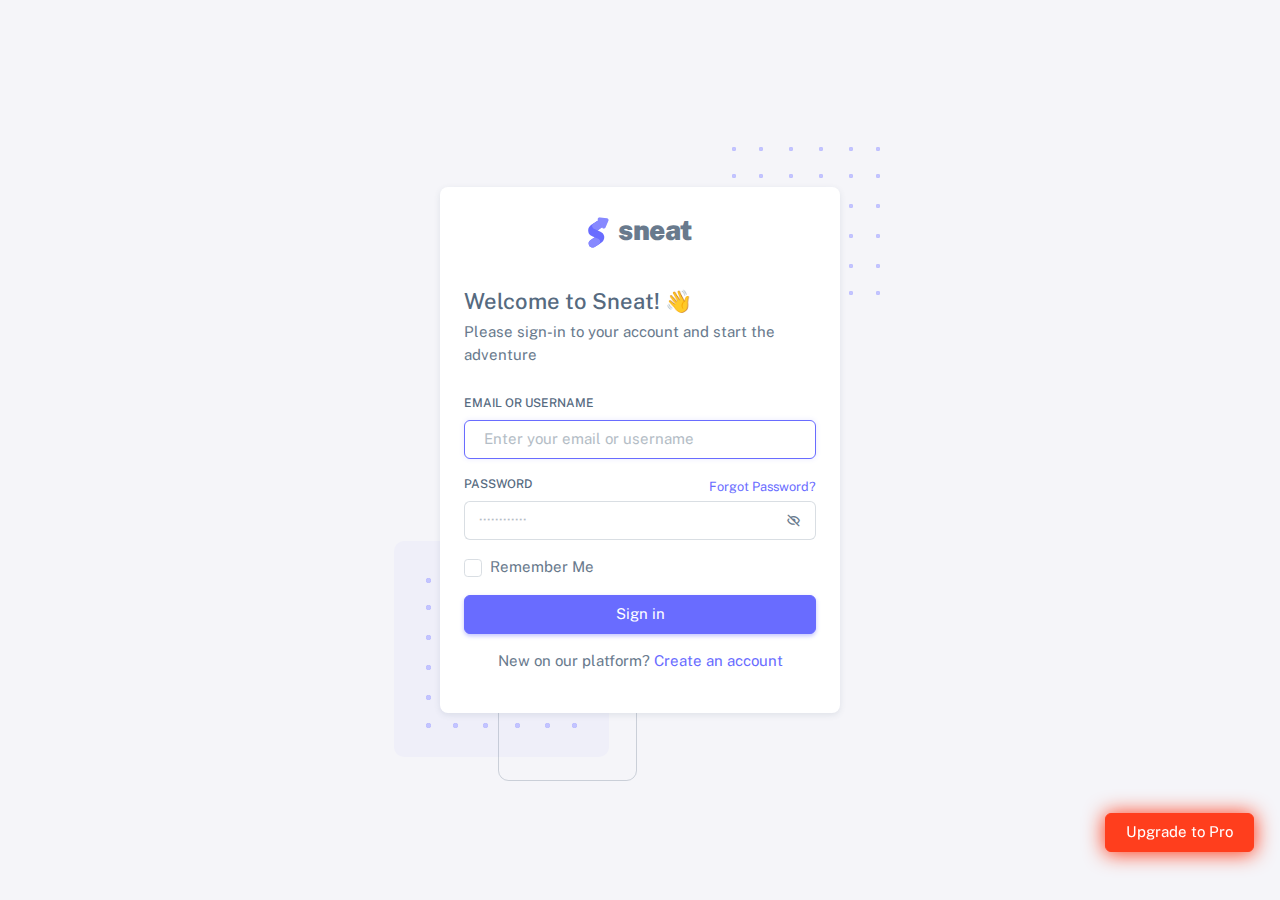
<file: BatuTravelProje/wwwroot/sneat-1.0.0/html/auth-login-basic.html>
<!DOCTYPE html>

<!-- =========================================================
* Sneat - Bootstrap 5 HTML Admin Template - Pro | v1.0.0
==============================================================

* Product Page: https://themeselection.com/products/sneat-bootstrap-html-admin-template/
* Created by: ThemeSelection
* License: You must have a valid license purchased in order to legally use the theme for your project.
* Copyright ThemeSelection (https://themeselection.com)

=========================================================
 -->
<!-- beautify ignore:start -->
<html
  lang="en"
  class="light-style customizer-hide"
  dir="ltr"
  data-theme="theme-default"
  data-assets-path="../assets/"
  data-template="vertical-menu-template-free"
>
  <head>
    <meta charset="utf-8" />
    <meta
      name="viewport"
      content="width=device-width, initial-scale=1.0, user-scalable=no, minimum-scale=1.0, maximum-scale=1.0"
    />

    <title>Login Basic - Pages | Sneat - Bootstrap 5 HTML Admin Template - Pro</title>

    <meta name="description" content="" />

    <!-- Favicon -->
    <link rel="icon" type="image/x-icon" href="../assets/img/favicon/favicon.ico" />

    <!-- Fonts -->
    <link rel="preconnect" href="https://fonts.googleapis.com" />
    <link rel="preconnect" href="https://fonts.gstatic.com" crossorigin />
    <link
      href="https://fonts.googleapis.com/css2?family=Public+Sans:ital,wght@0,300;0,400;0,500;0,600;0,700;1,300;1,400;1,500;1,600;1,700&display=swap"
      rel="stylesheet"
    />

    <!-- Icons. Uncomment required icon fonts -->
    <link rel="stylesheet" href="../assets/vendor/fonts/boxicons.css" />

    <!-- Core CSS -->
    <link rel="stylesheet" href="../assets/vendor/css/core.css" class="template-customizer-core-css" />
    <link rel="stylesheet" href="../assets/vendor/css/theme-default.css" class="template-customizer-theme-css" />
    <link rel="stylesheet" href="../assets/css/demo.css" />

    <!-- Vendors CSS -->
    <link rel="stylesheet" href="../assets/vendor/libs/perfect-scrollbar/perfect-scrollbar.css" />

    <!-- Page CSS -->
    <!-- Page -->
    <link rel="stylesheet" href="../assets/vendor/css/pages/page-auth.css" />
    <!-- Helpers -->
    <script src="../assets/vendor/js/helpers.js"></script>

    <!--! Template customizer & Theme config files MUST be included after core stylesheets and helpers.js in the <head> section -->
    <!--? Config:  Mandatory theme config file contain global vars & default theme options, Set your preferred theme option in this file.  -->
    <script src="../assets/js/config.js"></script>
  </head>

  <body>
    <!-- Content -->

    <div class="container-xxl">
      <div class="authentication-wrapper authentication-basic container-p-y">
        <div class="authentication-inner">
          <!-- Register -->
          <div class="card">
            <div class="card-body">
              <!-- Logo -->
              <div class="app-brand justify-content-center">
                <a href="index.html" class="app-brand-link gap-2">
                  <span class="app-brand-logo demo">
                    <svg
                      width="25"
                      viewBox="0 0 25 42"
                      version="1.1"
                      xmlns="http://www.w3.org/2000/svg"
                      xmlns:xlink="http://www.w3.org/1999/xlink"
                    >
                      <defs>
                        <path
                          d="M13.7918663,0.358365126 L3.39788168,7.44174259 C0.566865006,9.69408886 -0.379795268,12.4788597 0.557900856,15.7960551 C0.68998853,16.2305145 1.09562888,17.7872135 3.12357076,19.2293357 C3.8146334,19.7207684 5.32369333,20.3834223 7.65075054,21.2172976 L7.59773219,21.2525164 L2.63468769,24.5493413 C0.445452254,26.3002124 0.0884951797,28.5083815 1.56381646,31.1738486 C2.83770406,32.8170431 5.20850219,33.2640127 7.09180128,32.5391577 C8.347334,32.0559211 11.4559176,30.0011079 16.4175519,26.3747182 C18.0338572,24.4997857 18.6973423,22.4544883 18.4080071,20.2388261 C17.963753,17.5346866 16.1776345,15.5799961 13.0496516,14.3747546 L10.9194936,13.4715819 L18.6192054,7.984237 L13.7918663,0.358365126 Z"
                          id="path-1"
                        ></path>
                        <path
                          d="M5.47320593,6.00457225 C4.05321814,8.216144 4.36334763,10.0722806 6.40359441,11.5729822 C8.61520715,12.571656 10.0999176,13.2171421 10.8577257,13.5094407 L15.5088241,14.433041 L18.6192054,7.984237 C15.5364148,3.11535317 13.9273018,0.573395879 13.7918663,0.358365126 C13.5790555,0.511491653 10.8061687,2.3935607 5.47320593,6.00457225 Z"
                          id="path-3"
                        ></path>
                        <path
                          d="M7.50063644,21.2294429 L12.3234468,23.3159332 C14.1688022,24.7579751 14.397098,26.4880487 13.008334,28.506154 C11.6195701,30.5242593 10.3099883,31.790241 9.07958868,32.3040991 C5.78142938,33.4346997 4.13234973,34 4.13234973,34 C4.13234973,34 2.75489982,33.0538207 2.37032616e-14,31.1614621 C-0.55822714,27.8186216 -0.55822714,26.0572515 -4.05231404e-15,25.8773518 C0.83734071,25.6075023 2.77988457,22.8248993 3.3049379,22.52991 C3.65497346,22.3332504 5.05353963,21.8997614 7.50063644,21.2294429 Z"
                          id="path-4"
                        ></path>
                        <path
                          d="M20.6,7.13333333 L25.6,13.8 C26.2627417,14.6836556 26.0836556,15.9372583 25.2,16.6 C24.8538077,16.8596443 24.4327404,17 24,17 L14,17 C12.8954305,17 12,16.1045695 12,15 C12,14.5672596 12.1403557,14.1461923 12.4,13.8 L17.4,7.13333333 C18.0627417,6.24967773 19.3163444,6.07059163 20.2,6.73333333 C20.3516113,6.84704183 20.4862915,6.981722 20.6,7.13333333 Z"
                          id="path-5"
                        ></path>
                      </defs>
                      <g id="g-app-brand" stroke="none" stroke-width="1" fill="none" fill-rule="evenodd">
                        <g id="Brand-Logo" transform="translate(-27.000000, -15.000000)">
                          <g id="Icon" transform="translate(27.000000, 15.000000)">
                            <g id="Mask" transform="translate(0.000000, 8.000000)">
                              <mask id="mask-2" fill="white">
                                <use xlink:href="#path-1"></use>
                              </mask>
                              <use fill="#696cff" xlink:href="#path-1"></use>
                              <g id="Path-3" mask="url(#mask-2)">
                                <use fill="#696cff" xlink:href="#path-3"></use>
                                <use fill-opacity="0.2" fill="#FFFFFF" xlink:href="#path-3"></use>
                              </g>
                              <g id="Path-4" mask="url(#mask-2)">
                                <use fill="#696cff" xlink:href="#path-4"></use>
                                <use fill-opacity="0.2" fill="#FFFFFF" xlink:href="#path-4"></use>
                              </g>
                            </g>
                            <g
                              id="Triangle"
                              transform="translate(19.000000, 11.000000) rotate(-300.000000) translate(-19.000000, -11.000000) "
                            >
                              <use fill="#696cff" xlink:href="#path-5"></use>
                              <use fill-opacity="0.2" fill="#FFFFFF" xlink:href="#path-5"></use>
                            </g>
                          </g>
                        </g>
                      </g>
                    </svg>
                  </span>
                  <span class="app-brand-text demo text-body fw-bolder">Sneat</span>
                </a>
              </div>
              <!-- /Logo -->
              <h4 class="mb-2">Welcome to Sneat! 👋</h4>
              <p class="mb-4">Please sign-in to your account and start the adventure</p>

              <form id="formAuthentication" class="mb-3" action="index.html" method="POST">
                <div class="mb-3">
                  <label for="email" class="form-label">Email or Username</label>
                  <input
                    type="text"
                    class="form-control"
                    id="email"
                    name="email-username"
                    placeholder="Enter your email or username"
                    autofocus
                  />
                </div>
                <div class="mb-3 form-password-toggle">
                  <div class="d-flex justify-content-between">
                    <label class="form-label" for="password">Password</label>
                    <a href="auth-forgot-password-basic.html">
                      <small>Forgot Password?</small>
                    </a>
                  </div>
                  <div class="input-group input-group-merge">
                    <input
                      type="password"
                      id="password"
                      class="form-control"
                      name="password"
                      placeholder="&#xb7;&#xb7;&#xb7;&#xb7;&#xb7;&#xb7;&#xb7;&#xb7;&#xb7;&#xb7;&#xb7;&#xb7;"
                      aria-describedby="password"
                    />
                    <span class="input-group-text cursor-pointer"><i class="bx bx-hide"></i></span>
                  </div>
                </div>
                <div class="mb-3">
                  <div class="form-check">
                    <input class="form-check-input" type="checkbox" id="remember-me" />
                    <label class="form-check-label" for="remember-me"> Remember Me </label>
                  </div>
                </div>
                <div class="mb-3">
                  <button class="btn btn-primary d-grid w-100" type="submit">Sign in</button>
                </div>
              </form>

              <p class="text-center">
                <span>New on our platform?</span>
                <a href="auth-register-basic.html">
                  <span>Create an account</span>
                </a>
              </p>
            </div>
          </div>
          <!-- /Register -->
        </div>
      </div>
    </div>

    <!-- / Content -->

    <div class="buy-now">
      <a
        href="https://themeselection.com/products/sneat-bootstrap-html-admin-template/"
        target="_blank"
        class="btn btn-danger btn-buy-now"
        >Upgrade to Pro</a
      >
    </div>

    <!-- Core JS -->
    <!-- build:js assets/vendor/js/core.js -->
    <script src="../assets/vendor/libs/jquery/jquery.js"></script>
    <script src="../assets/vendor/libs/popper/popper.js"></script>
    <script src="../assets/vendor/js/bootstrap.js"></script>
    <script src="../assets/vendor/libs/perfect-scrollbar/perfect-scrollbar.js"></script>

    <script src="../assets/vendor/js/menu.js"></script>
    <!-- endbuild -->

    <!-- Vendors JS -->

    <!-- Main JS -->
    <script src="../assets/js/main.js"></script>

    <!-- Page JS -->

    <!-- Place this tag in your head or just before your close body tag. -->
    <script async defer src="https://buttons.github.io/buttons.js"></script>
  </body>
</html>
</file>
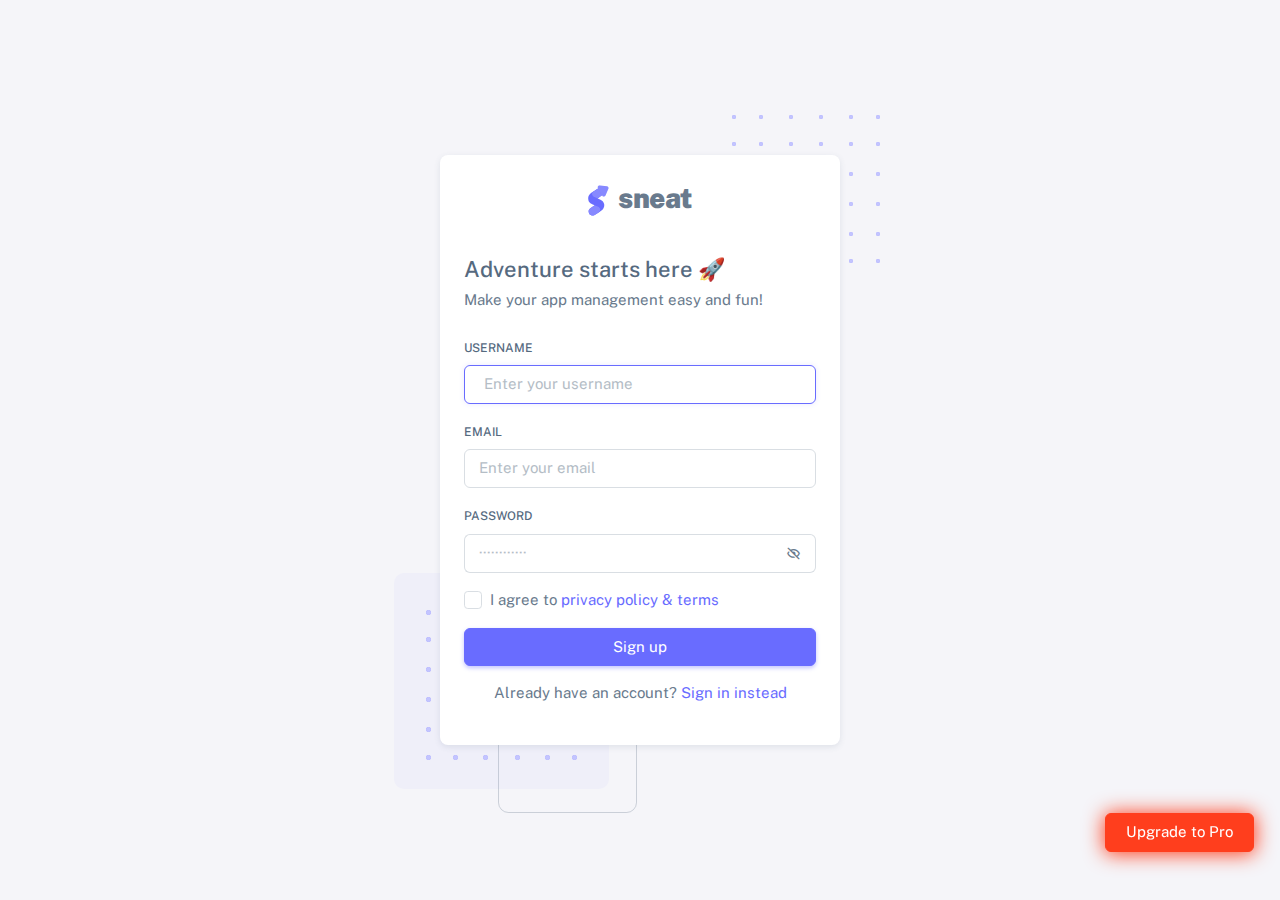
<file: BatuTravelProje/wwwroot/sneat-1.0.0/html/auth-register-basic.html>
<!DOCTYPE html>

<!-- =========================================================
* Sneat - Bootstrap 5 HTML Admin Template - Pro | v1.0.0
==============================================================

* Product Page: https://themeselection.com/products/sneat-bootstrap-html-admin-template/
* Created by: ThemeSelection
* License: You must have a valid license purchased in order to legally use the theme for your project.
* Copyright ThemeSelection (https://themeselection.com)

=========================================================
 -->
<!-- beautify ignore:start -->
<html
  lang="en"
  class="light-style customizer-hide"
  dir="ltr"
  data-theme="theme-default"
  data-assets-path="../assets/"
  data-template="vertical-menu-template-free"
>
  <head>
    <meta charset="utf-8" />
    <meta
      name="viewport"
      content="width=device-width, initial-scale=1.0, user-scalable=no, minimum-scale=1.0, maximum-scale=1.0"
    />

    <title>Register Basic - Pages | Sneat - Bootstrap 5 HTML Admin Template - Pro</title>

    <meta name="description" content="" />

    <!-- Favicon -->
    <link rel="icon" type="image/x-icon" href="../assets/img/favicon/favicon.ico" />

    <!-- Fonts -->
    <link rel="preconnect" href="https://fonts.googleapis.com" />
    <link rel="preconnect" href="https://fonts.gstatic.com" crossorigin />
    <link
      href="https://fonts.googleapis.com/css2?family=Public+Sans:ital,wght@0,300;0,400;0,500;0,600;0,700;1,300;1,400;1,500;1,600;1,700&display=swap"
      rel="stylesheet"
    />

    <!-- Icons. Uncomment required icon fonts -->
    <link rel="stylesheet" href="../assets/vendor/fonts/boxicons.css" />

    <!-- Core CSS -->
    <link rel="stylesheet" href="../assets/vendor/css/core.css" class="template-customizer-core-css" />
    <link rel="stylesheet" href="../assets/vendor/css/theme-default.css" class="template-customizer-theme-css" />
    <link rel="stylesheet" href="../assets/css/demo.css" />

    <!-- Vendors CSS -->
    <link rel="stylesheet" href="../assets/vendor/libs/perfect-scrollbar/perfect-scrollbar.css" />

    <!-- Page CSS -->
    <!-- Page -->
    <link rel="stylesheet" href="../assets/vendor/css/pages/page-auth.css" />
    <!-- Helpers -->
    <script src="../assets/vendor/js/helpers.js"></script>

    <!--! Template customizer & Theme config files MUST be included after core stylesheets and helpers.js in the <head> section -->
    <!--? Config:  Mandatory theme config file contain global vars & default theme options, Set your preferred theme option in this file.  -->
    <script src="../assets/js/config.js"></script>
  </head>

  <body>
    <!-- Content -->

    <div class="container-xxl">
      <div class="authentication-wrapper authentication-basic container-p-y">
        <div class="authentication-inner">
          <!-- Register Card -->
          <div class="card">
            <div class="card-body">
              <!-- Logo -->
              <div class="app-brand justify-content-center">
                <a href="index.html" class="app-brand-link gap-2">
                  <span class="app-brand-logo demo">
                    <svg
                      width="25"
                      viewBox="0 0 25 42"
                      version="1.1"
                      xmlns="http://www.w3.org/2000/svg"
                      xmlns:xlink="http://www.w3.org/1999/xlink"
                    >
                      <defs>
                        <path
                          d="M13.7918663,0.358365126 L3.39788168,7.44174259 C0.566865006,9.69408886 -0.379795268,12.4788597 0.557900856,15.7960551 C0.68998853,16.2305145 1.09562888,17.7872135 3.12357076,19.2293357 C3.8146334,19.7207684 5.32369333,20.3834223 7.65075054,21.2172976 L7.59773219,21.2525164 L2.63468769,24.5493413 C0.445452254,26.3002124 0.0884951797,28.5083815 1.56381646,31.1738486 C2.83770406,32.8170431 5.20850219,33.2640127 7.09180128,32.5391577 C8.347334,32.0559211 11.4559176,30.0011079 16.4175519,26.3747182 C18.0338572,24.4997857 18.6973423,22.4544883 18.4080071,20.2388261 C17.963753,17.5346866 16.1776345,15.5799961 13.0496516,14.3747546 L10.9194936,13.4715819 L18.6192054,7.984237 L13.7918663,0.358365126 Z"
                          id="path-1"
                        ></path>
                        <path
                          d="M5.47320593,6.00457225 C4.05321814,8.216144 4.36334763,10.0722806 6.40359441,11.5729822 C8.61520715,12.571656 10.0999176,13.2171421 10.8577257,13.5094407 L15.5088241,14.433041 L18.6192054,7.984237 C15.5364148,3.11535317 13.9273018,0.573395879 13.7918663,0.358365126 C13.5790555,0.511491653 10.8061687,2.3935607 5.47320593,6.00457225 Z"
                          id="path-3"
                        ></path>
                        <path
                          d="M7.50063644,21.2294429 L12.3234468,23.3159332 C14.1688022,24.7579751 14.397098,26.4880487 13.008334,28.506154 C11.6195701,30.5242593 10.3099883,31.790241 9.07958868,32.3040991 C5.78142938,33.4346997 4.13234973,34 4.13234973,34 C4.13234973,34 2.75489982,33.0538207 2.37032616e-14,31.1614621 C-0.55822714,27.8186216 -0.55822714,26.0572515 -4.05231404e-15,25.8773518 C0.83734071,25.6075023 2.77988457,22.8248993 3.3049379,22.52991 C3.65497346,22.3332504 5.05353963,21.8997614 7.50063644,21.2294429 Z"
                          id="path-4"
                        ></path>
                        <path
                          d="M20.6,7.13333333 L25.6,13.8 C26.2627417,14.6836556 26.0836556,15.9372583 25.2,16.6 C24.8538077,16.8596443 24.4327404,17 24,17 L14,17 C12.8954305,17 12,16.1045695 12,15 C12,14.5672596 12.1403557,14.1461923 12.4,13.8 L17.4,7.13333333 C18.0627417,6.24967773 19.3163444,6.07059163 20.2,6.73333333 C20.3516113,6.84704183 20.4862915,6.981722 20.6,7.13333333 Z"
                          id="path-5"
                        ></path>
                      </defs>
                      <g id="g-app-brand" stroke="none" stroke-width="1" fill="none" fill-rule="evenodd">
                        <g id="Brand-Logo" transform="translate(-27.000000, -15.000000)">
                          <g id="Icon" transform="translate(27.000000, 15.000000)">
                            <g id="Mask" transform="translate(0.000000, 8.000000)">
                              <mask id="mask-2" fill="white">
                                <use xlink:href="#path-1"></use>
                              </mask>
                              <use fill="#696cff" xlink:href="#path-1"></use>
                              <g id="Path-3" mask="url(#mask-2)">
                                <use fill="#696cff" xlink:href="#path-3"></use>
                                <use fill-opacity="0.2" fill="#FFFFFF" xlink:href="#path-3"></use>
                              </g>
                              <g id="Path-4" mask="url(#mask-2)">
                                <use fill="#696cff" xlink:href="#path-4"></use>
                                <use fill-opacity="0.2" fill="#FFFFFF" xlink:href="#path-4"></use>
                              </g>
                            </g>
                            <g
                              id="Triangle"
                              transform="translate(19.000000, 11.000000) rotate(-300.000000) translate(-19.000000, -11.000000) "
                            >
                              <use fill="#696cff" xlink:href="#path-5"></use>
                              <use fill-opacity="0.2" fill="#FFFFFF" xlink:href="#path-5"></use>
                            </g>
                          </g>
                        </g>
                      </g>
                    </svg>
                  </span>
                  <span class="app-brand-text demo text-body fw-bolder">Sneat</span>
                </a>
              </div>
              <!-- /Logo -->
              <h4 class="mb-2">Adventure starts here 🚀</h4>
              <p class="mb-4">Make your app management easy and fun!</p>

              <form id="formAuthentication" class="mb-3" action="index.html" method="POST">
                <div class="mb-3">
                  <label for="username" class="form-label">Username</label>
                  <input
                    type="text"
                    class="form-control"
                    id="username"
                    name="username"
                    placeholder="Enter your username"
                    autofocus
                  />
                </div>
                <div class="mb-3">
                  <label for="email" class="form-label">Email</label>
                  <input type="text" class="form-control" id="email" name="email" placeholder="Enter your email" />
                </div>
                <div class="mb-3 form-password-toggle">
                  <label class="form-label" for="password">Password</label>
                  <div class="input-group input-group-merge">
                    <input
                      type="password"
                      id="password"
                      class="form-control"
                      name="password"
                      placeholder="&#xb7;&#xb7;&#xb7;&#xb7;&#xb7;&#xb7;&#xb7;&#xb7;&#xb7;&#xb7;&#xb7;&#xb7;"
                      aria-describedby="password"
                    />
                    <span class="input-group-text cursor-pointer"><i class="bx bx-hide"></i></span>
                  </div>
                </div>

                <div class="mb-3">
                  <div class="form-check">
                    <input class="form-check-input" type="checkbox" id="terms-conditions" name="terms" />
                    <label class="form-check-label" for="terms-conditions">
                      I agree to
                      <a href="javascript:void(0);">privacy policy & terms</a>
                    </label>
                  </div>
                </div>
                <button class="btn btn-primary d-grid w-100">Sign up</button>
              </form>

              <p class="text-center">
                <span>Already have an account?</span>
                <a href="auth-login-basic.html">
                  <span>Sign in instead</span>
                </a>
              </p>
            </div>
          </div>
          <!-- Register Card -->
        </div>
      </div>
    </div>

    <!-- / Content -->

    <div class="buy-now">
      <a
        href="https://themeselection.com/products/sneat-bootstrap-html-admin-template/"
        target="_blank"
        class="btn btn-danger btn-buy-now"
        >Upgrade to Pro</a
      >
    </div>

    <!-- Core JS -->
    <!-- build:js assets/vendor/js/core.js -->
    <script src="../assets/vendor/libs/jquery/jquery.js"></script>
    <script src="../assets/vendor/libs/popper/popper.js"></script>
    <script src="../assets/vendor/js/bootstrap.js"></script>
    <script src="../assets/vendor/libs/perfect-scrollbar/perfect-scrollbar.js"></script>

    <script src="../assets/vendor/js/menu.js"></script>
    <!-- endbuild -->

    <!-- Vendors JS -->

    <!-- Main JS -->
    <script src="../assets/js/main.js"></script>

    <!-- Page JS -->

    <!-- Place this tag in your head or just before your close body tag. -->
    <script async defer src="https://buttons.github.io/buttons.js"></script>
  </body>
</html>
</file>
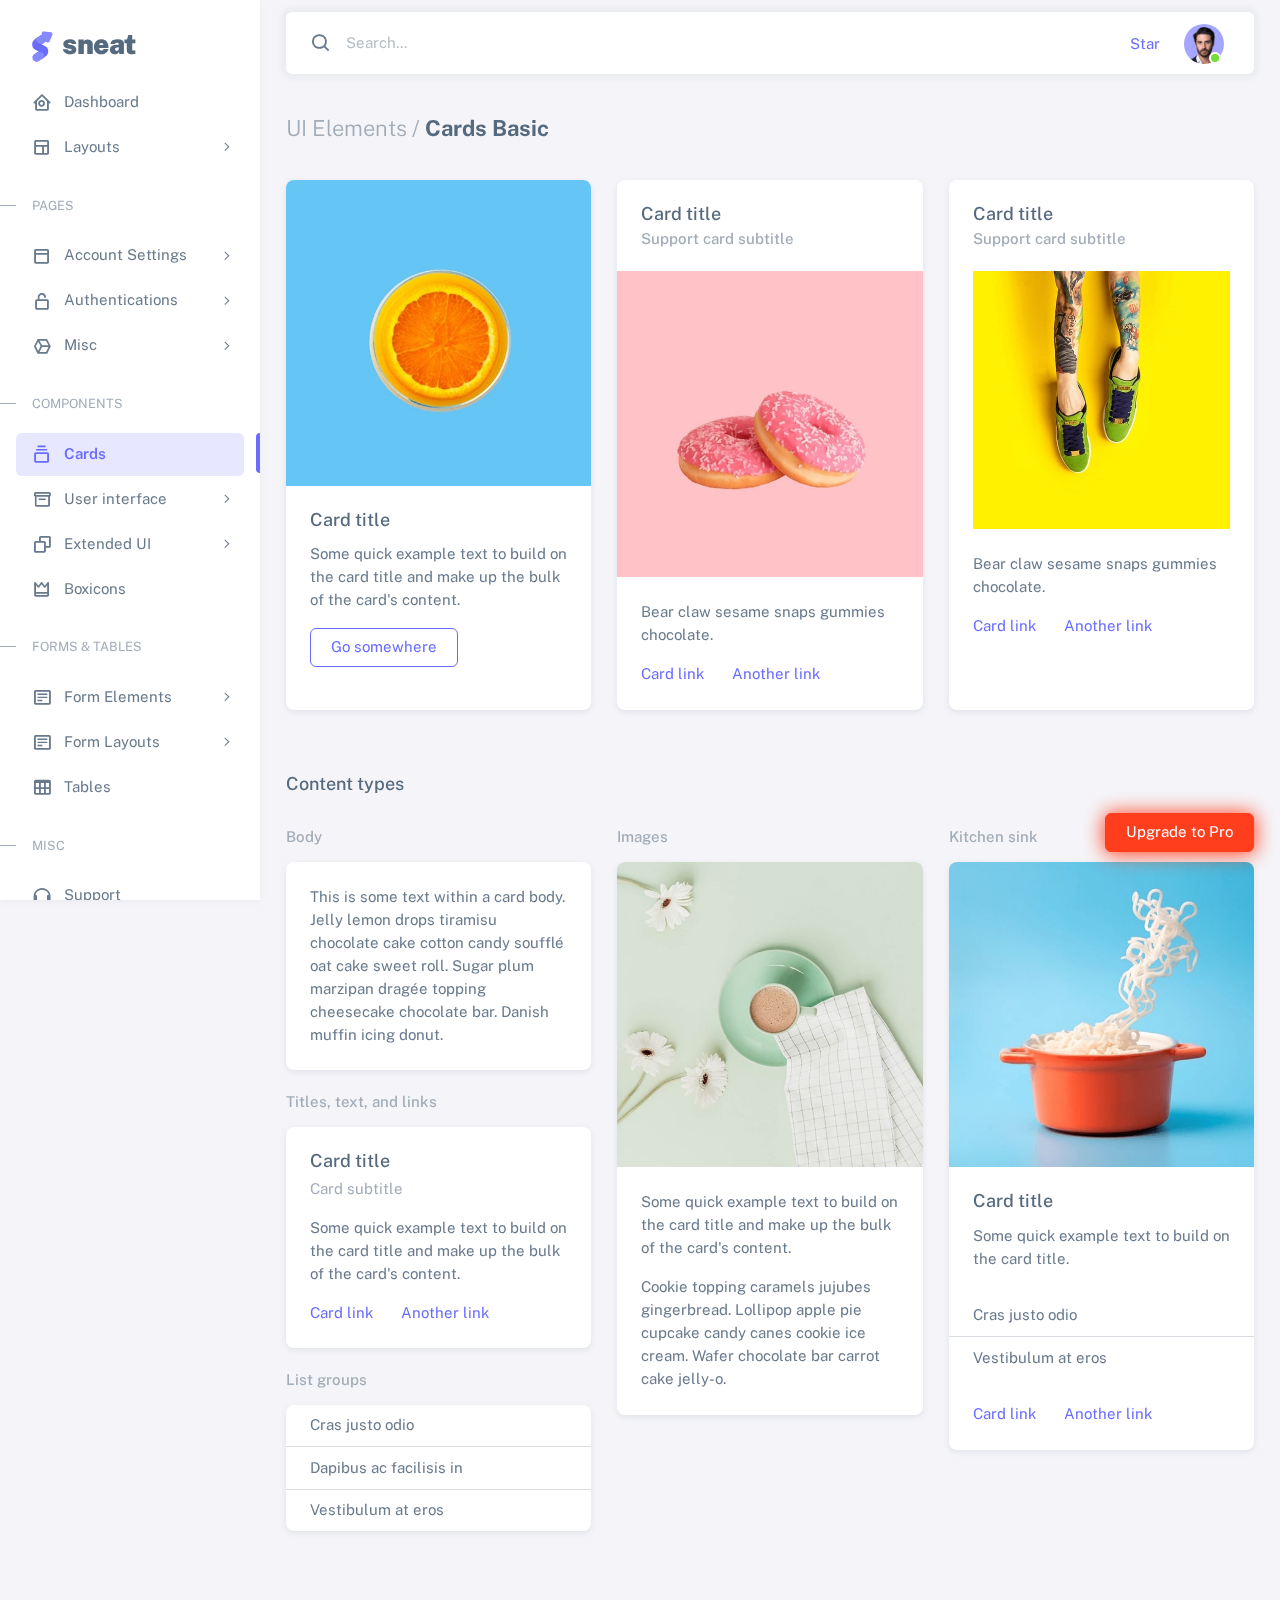
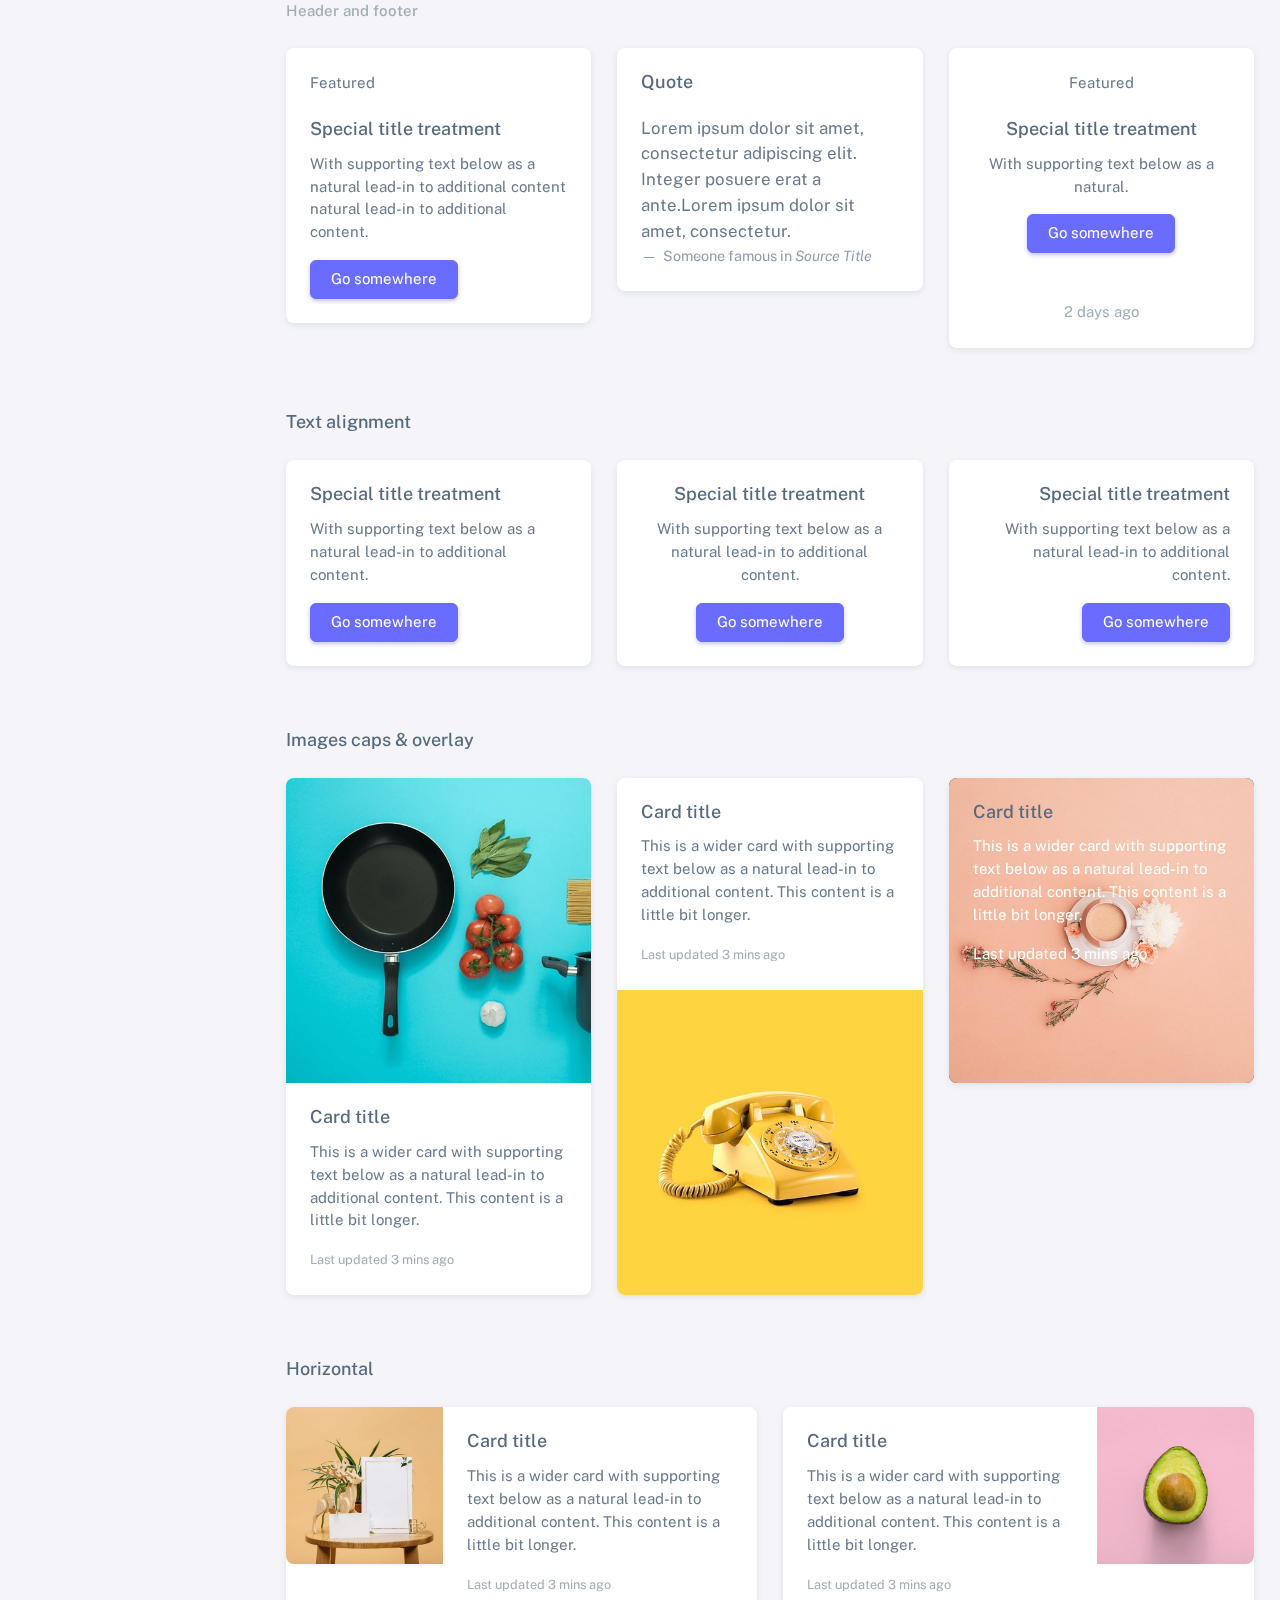
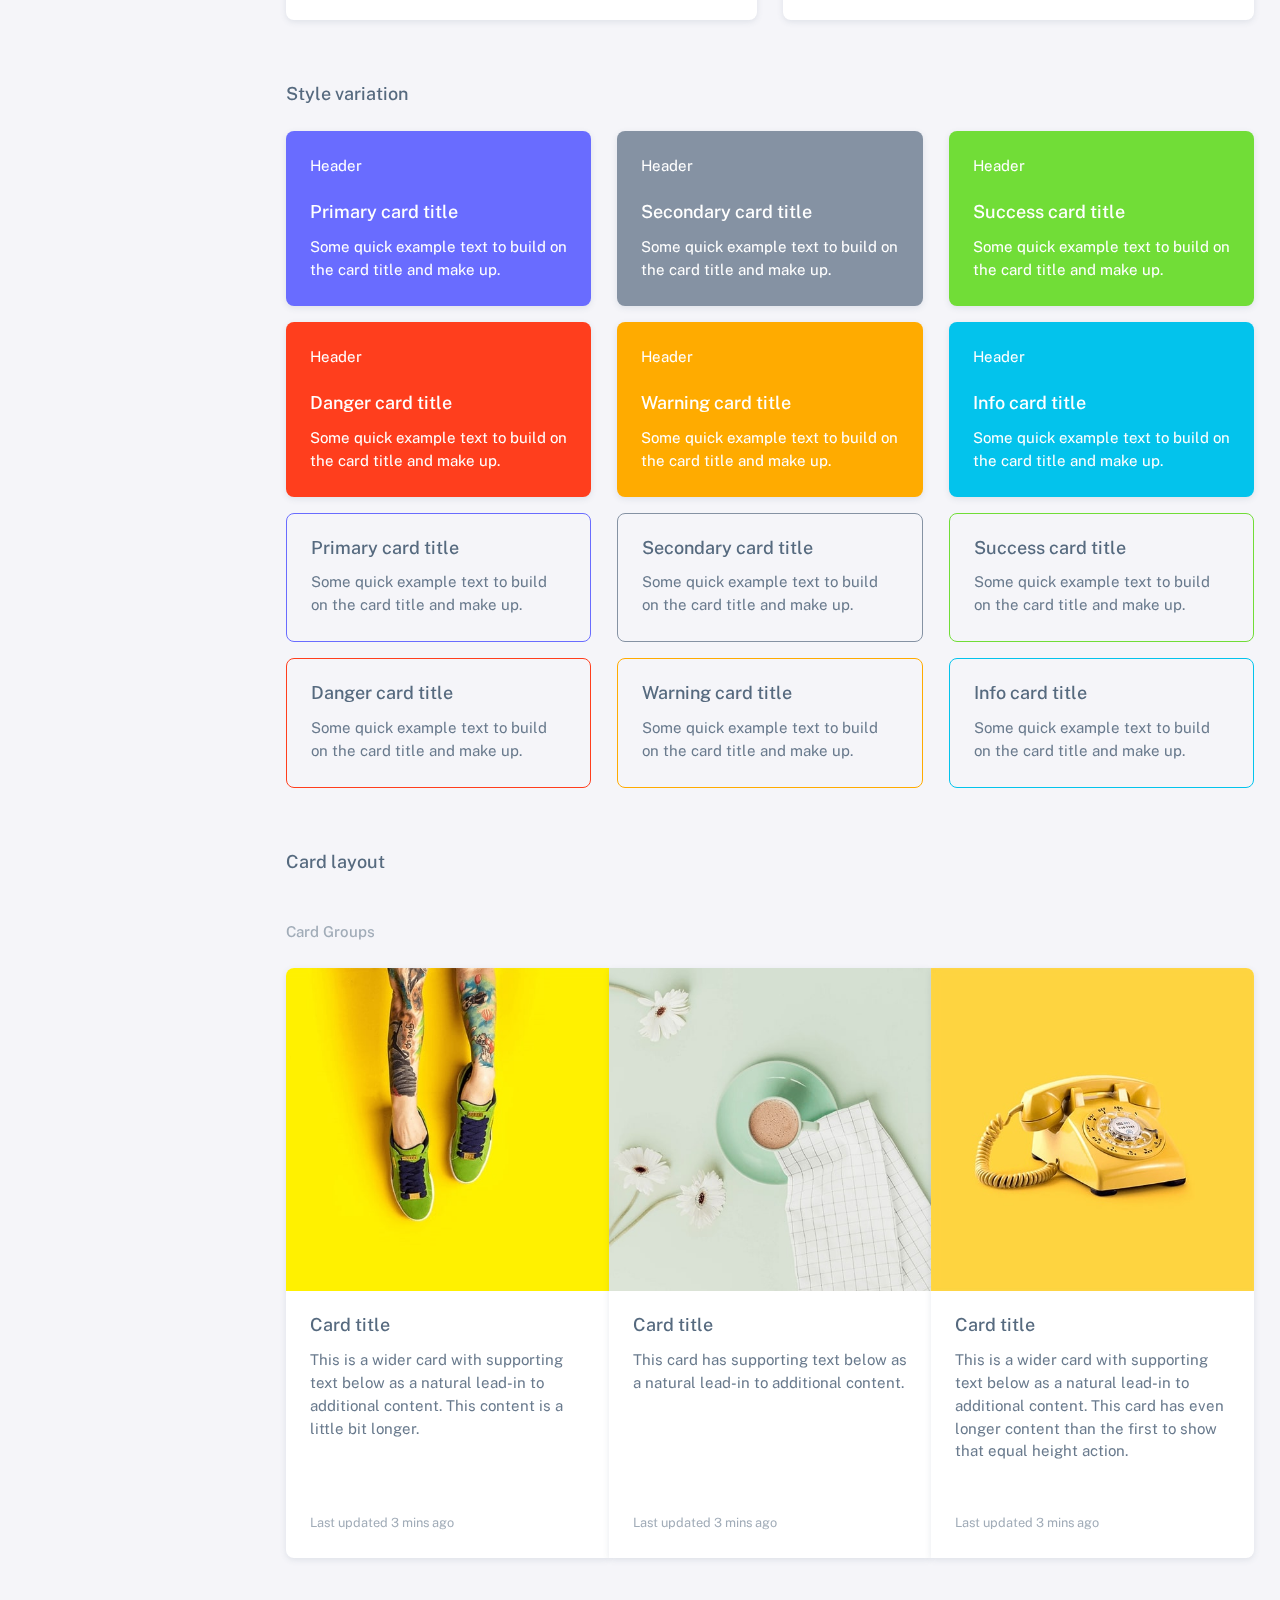
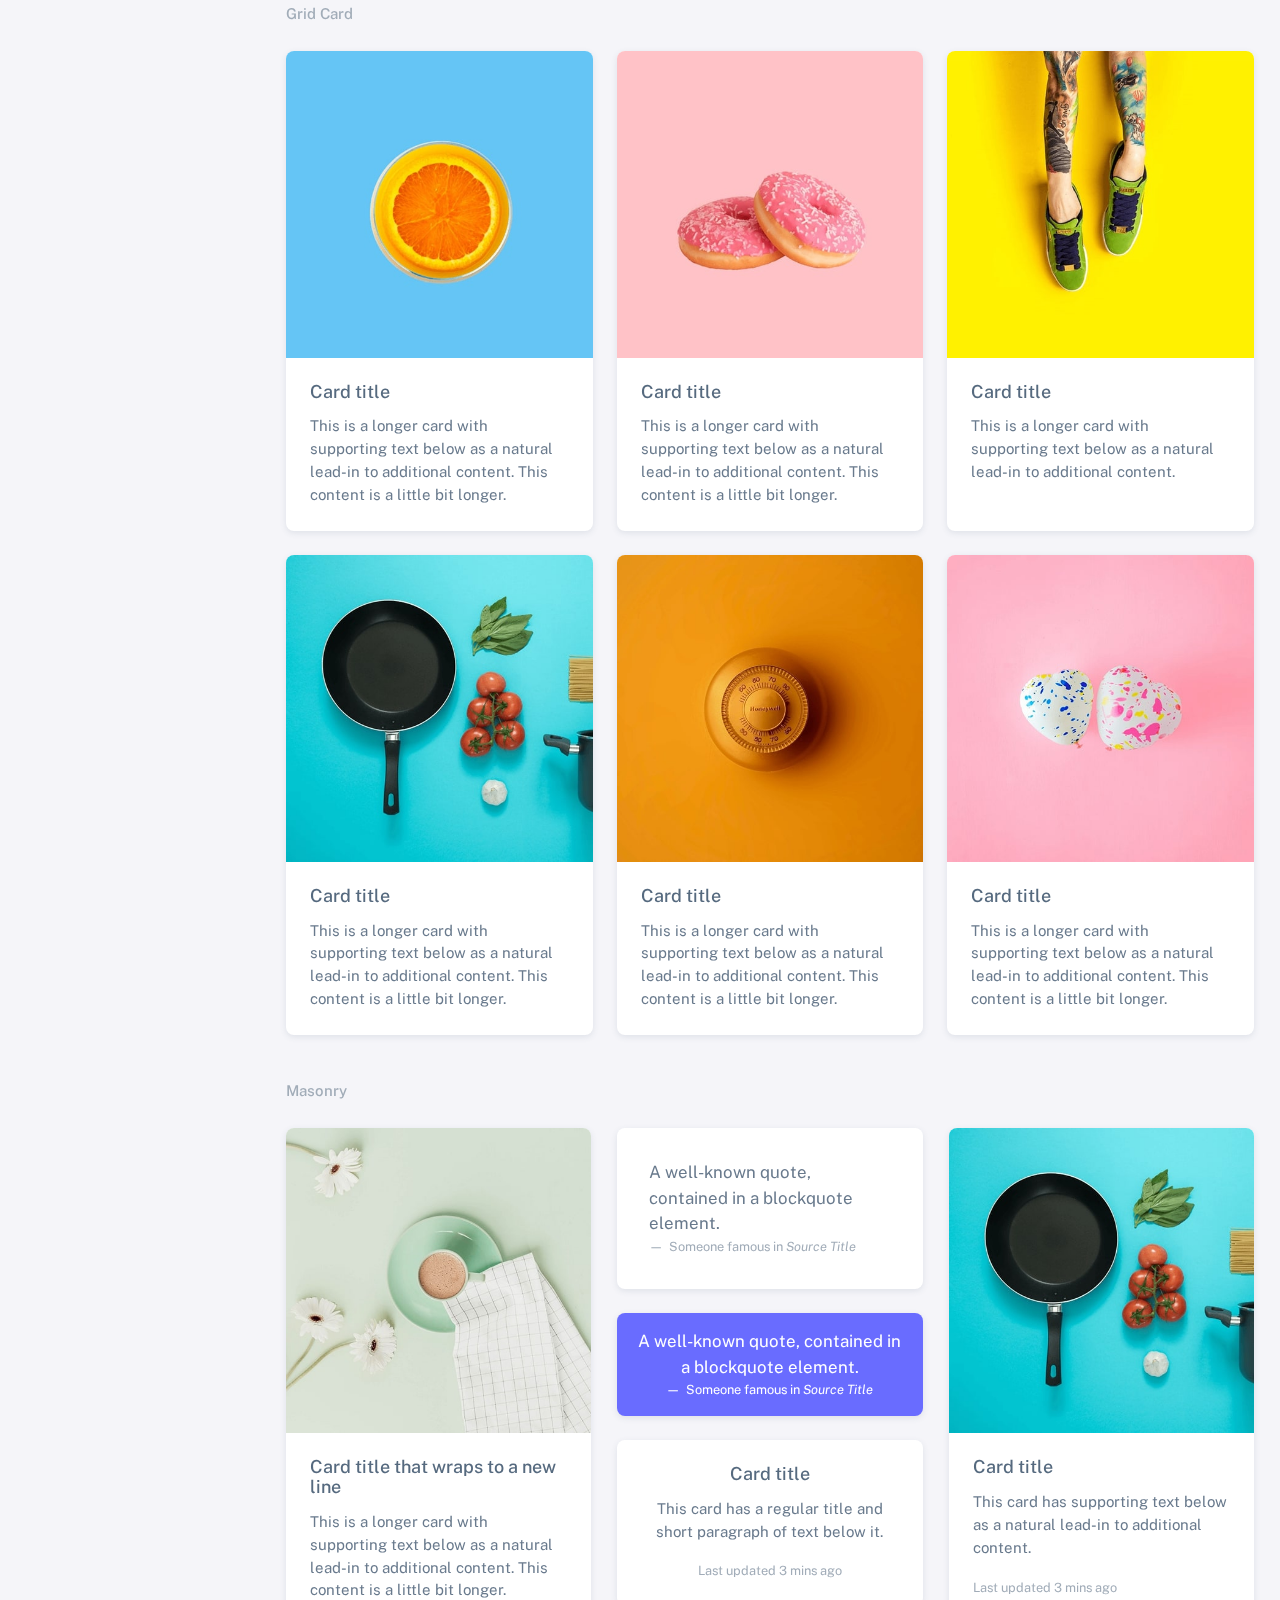
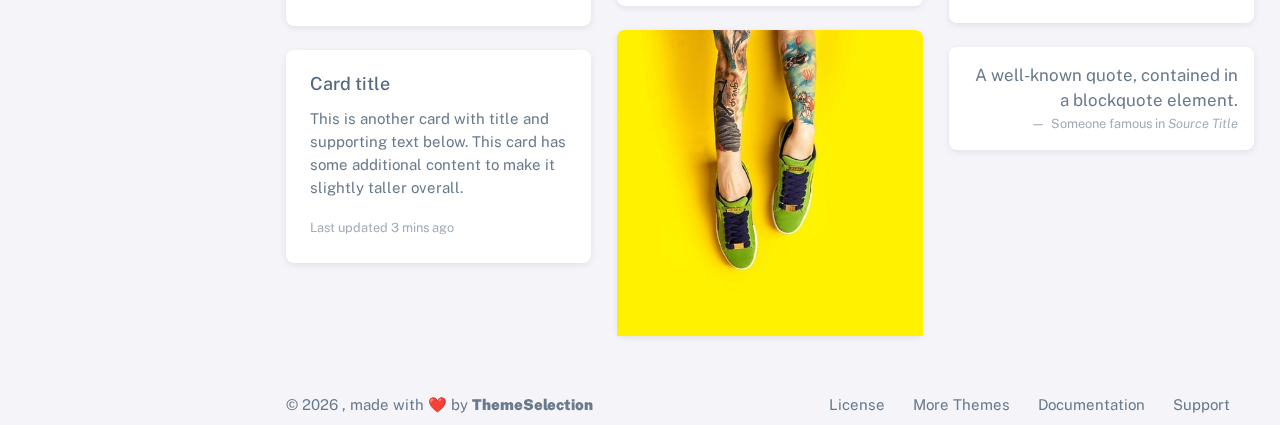
<file: BatuTravelProje/wwwroot/sneat-1.0.0/html/cards-basic.html>
<!DOCTYPE html>

<!-- =========================================================
* Sneat - Bootstrap 5 HTML Admin Template - Pro | v1.0.0
==============================================================

* Product Page: https://themeselection.com/products/sneat-bootstrap-html-admin-template/
* Created by: ThemeSelection
* License: You must have a valid license purchased in order to legally use the theme for your project.
* Copyright ThemeSelection (https://themeselection.com)

=========================================================
 -->
<!-- beautify ignore:start -->
<html
  lang="en"
  class="light-style layout-menu-fixed"
  dir="ltr"
  data-theme="theme-default"
  data-assets-path="../assets/"
  data-template="vertical-menu-template-free"
>
  <head>
    <meta charset="utf-8" />
    <meta
      name="viewport"
      content="width=device-width, initial-scale=1.0, user-scalable=no, minimum-scale=1.0, maximum-scale=1.0"
    />

    <title>Cards basic - UI elements | Sneat - Bootstrap 5 HTML Admin Template - Pro</title>

    <meta name="description" content="" />

    <!-- Favicon -->
    <link rel="icon" type="image/x-icon" href="../assets/img/favicon/favicon.ico" />

    <!-- Fonts -->
    <link rel="preconnect" href="https://fonts.googleapis.com" />
    <link rel="preconnect" href="https://fonts.gstatic.com" crossorigin />
    <link
      href="https://fonts.googleapis.com/css2?family=Public+Sans:ital,wght@0,300;0,400;0,500;0,600;0,700;1,300;1,400;1,500;1,600;1,700&display=swap"
      rel="stylesheet"
    />

    <!-- Icons. Uncomment required icon fonts -->
    <link rel="stylesheet" href="../assets/vendor/fonts/boxicons.css" />

    <!-- Core CSS -->
    <link rel="stylesheet" href="../assets/vendor/css/core.css" class="template-customizer-core-css" />
    <link rel="stylesheet" href="../assets/vendor/css/theme-default.css" class="template-customizer-theme-css" />
    <link rel="stylesheet" href="../assets/css/demo.css" />

    <!-- Vendors CSS -->
    <link rel="stylesheet" href="../assets/vendor/libs/perfect-scrollbar/perfect-scrollbar.css" />

    <!-- Page CSS -->

    <!-- Helpers -->
    <script src="../assets/vendor/js/helpers.js"></script>

    <!--! Template customizer & Theme config files MUST be included after core stylesheets and helpers.js in the <head> section -->
    <!--? Config:  Mandatory theme config file contain global vars & default theme options, Set your preferred theme option in this file.  -->
    <script src="../assets/js/config.js"></script>
  </head>

  <body>
    <!-- Layout wrapper -->
    <div class="layout-wrapper layout-content-navbar">
      <div class="layout-container">
        <!-- Menu -->

        <aside id="layout-menu" class="layout-menu menu-vertical menu bg-menu-theme">
          <div class="app-brand demo">
            <a href="index.html" class="app-brand-link">
              <span class="app-brand-logo demo">
                <svg
                  width="25"
                  viewBox="0 0 25 42"
                  version="1.1"
                  xmlns="http://www.w3.org/2000/svg"
                  xmlns:xlink="http://www.w3.org/1999/xlink"
                >
                  <defs>
                    <path
                      d="M13.7918663,0.358365126 L3.39788168,7.44174259 C0.566865006,9.69408886 -0.379795268,12.4788597 0.557900856,15.7960551 C0.68998853,16.2305145 1.09562888,17.7872135 3.12357076,19.2293357 C3.8146334,19.7207684 5.32369333,20.3834223 7.65075054,21.2172976 L7.59773219,21.2525164 L2.63468769,24.5493413 C0.445452254,26.3002124 0.0884951797,28.5083815 1.56381646,31.1738486 C2.83770406,32.8170431 5.20850219,33.2640127 7.09180128,32.5391577 C8.347334,32.0559211 11.4559176,30.0011079 16.4175519,26.3747182 C18.0338572,24.4997857 18.6973423,22.4544883 18.4080071,20.2388261 C17.963753,17.5346866 16.1776345,15.5799961 13.0496516,14.3747546 L10.9194936,13.4715819 L18.6192054,7.984237 L13.7918663,0.358365126 Z"
                      id="path-1"
                    ></path>
                    <path
                      d="M5.47320593,6.00457225 C4.05321814,8.216144 4.36334763,10.0722806 6.40359441,11.5729822 C8.61520715,12.571656 10.0999176,13.2171421 10.8577257,13.5094407 L15.5088241,14.433041 L18.6192054,7.984237 C15.5364148,3.11535317 13.9273018,0.573395879 13.7918663,0.358365126 C13.5790555,0.511491653 10.8061687,2.3935607 5.47320593,6.00457225 Z"
                      id="path-3"
                    ></path>
                    <path
                      d="M7.50063644,21.2294429 L12.3234468,23.3159332 C14.1688022,24.7579751 14.397098,26.4880487 13.008334,28.506154 C11.6195701,30.5242593 10.3099883,31.790241 9.07958868,32.3040991 C5.78142938,33.4346997 4.13234973,34 4.13234973,34 C4.13234973,34 2.75489982,33.0538207 2.37032616e-14,31.1614621 C-0.55822714,27.8186216 -0.55822714,26.0572515 -4.05231404e-15,25.8773518 C0.83734071,25.6075023 2.77988457,22.8248993 3.3049379,22.52991 C3.65497346,22.3332504 5.05353963,21.8997614 7.50063644,21.2294429 Z"
                      id="path-4"
                    ></path>
                    <path
                      d="M20.6,7.13333333 L25.6,13.8 C26.2627417,14.6836556 26.0836556,15.9372583 25.2,16.6 C24.8538077,16.8596443 24.4327404,17 24,17 L14,17 C12.8954305,17 12,16.1045695 12,15 C12,14.5672596 12.1403557,14.1461923 12.4,13.8 L17.4,7.13333333 C18.0627417,6.24967773 19.3163444,6.07059163 20.2,6.73333333 C20.3516113,6.84704183 20.4862915,6.981722 20.6,7.13333333 Z"
                      id="path-5"
                    ></path>
                  </defs>
                  <g id="g-app-brand" stroke="none" stroke-width="1" fill="none" fill-rule="evenodd">
                    <g id="Brand-Logo" transform="translate(-27.000000, -15.000000)">
                      <g id="Icon" transform="translate(27.000000, 15.000000)">
                        <g id="Mask" transform="translate(0.000000, 8.000000)">
                          <mask id="mask-2" fill="white">
                            <use xlink:href="#path-1"></use>
                          </mask>
                          <use fill="#696cff" xlink:href="#path-1"></use>
                          <g id="Path-3" mask="url(#mask-2)">
                            <use fill="#696cff" xlink:href="#path-3"></use>
                            <use fill-opacity="0.2" fill="#FFFFFF" xlink:href="#path-3"></use>
                          </g>
                          <g id="Path-4" mask="url(#mask-2)">
                            <use fill="#696cff" xlink:href="#path-4"></use>
                            <use fill-opacity="0.2" fill="#FFFFFF" xlink:href="#path-4"></use>
                          </g>
                        </g>
                        <g
                          id="Triangle"
                          transform="translate(19.000000, 11.000000) rotate(-300.000000) translate(-19.000000, -11.000000) "
                        >
                          <use fill="#696cff" xlink:href="#path-5"></use>
                          <use fill-opacity="0.2" fill="#FFFFFF" xlink:href="#path-5"></use>
                        </g>
                      </g>
                    </g>
                  </g>
                </svg>
              </span>
              <span class="app-brand-text demo menu-text fw-bolder ms-2">Sneat</span>
            </a>

            <a href="javascript:void(0);" class="layout-menu-toggle menu-link text-large ms-auto d-block d-xl-none">
              <i class="bx bx-chevron-left bx-sm align-middle"></i>
            </a>
          </div>

          <div class="menu-inner-shadow"></div>

          <ul class="menu-inner py-1">
            <!-- Dashboard -->
            <li class="menu-item">
              <a href="index.html" class="menu-link">
                <i class="menu-icon tf-icons bx bx-home-circle"></i>
                <div data-i18n="Analytics">Dashboard</div>
              </a>
            </li>

            <!-- Layouts -->
            <li class="menu-item">
              <a href="javascript:void(0);" class="menu-link menu-toggle">
                <i class="menu-icon tf-icons bx bx-layout"></i>
                <div data-i18n="Layouts">Layouts</div>
              </a>

              <ul class="menu-sub">
                <li class="menu-item">
                  <a href="layouts-without-menu.html" class="menu-link">
                    <div data-i18n="Without menu">Without menu</div>
                  </a>
                </li>
                <li class="menu-item">
                  <a href="layouts-without-navbar.html" class="menu-link">
                    <div data-i18n="Without navbar">Without navbar</div>
                  </a>
                </li>
                <li class="menu-item">
                  <a href="layouts-container.html" class="menu-link">
                    <div data-i18n="Container">Container</div>
                  </a>
                </li>
                <li class="menu-item">
                  <a href="layouts-fluid.html" class="menu-link">
                    <div data-i18n="Fluid">Fluid</div>
                  </a>
                </li>
                <li class="menu-item">
                  <a href="layouts-blank.html" class="menu-link">
                    <div data-i18n="Blank">Blank</div>
                  </a>
                </li>
              </ul>
            </li>

            <li class="menu-header small text-uppercase">
              <span class="menu-header-text">Pages</span>
            </li>
            <li class="menu-item">
              <a href="javascript:void(0);" class="menu-link menu-toggle">
                <i class="menu-icon tf-icons bx bx-dock-top"></i>
                <div data-i18n="Account Settings">Account Settings</div>
              </a>
              <ul class="menu-sub">
                <li class="menu-item">
                  <a href="pages-account-settings-account.html" class="menu-link">
                    <div data-i18n="Account">Account</div>
                  </a>
                </li>
                <li class="menu-item">
                  <a href="pages-account-settings-notifications.html" class="menu-link">
                    <div data-i18n="Notifications">Notifications</div>
                  </a>
                </li>
                <li class="menu-item">
                  <a href="pages-account-settings-connections.html" class="menu-link">
                    <div data-i18n="Connections">Connections</div>
                  </a>
                </li>
              </ul>
            </li>
            <li class="menu-item">
              <a href="javascript:void(0);" class="menu-link menu-toggle">
                <i class="menu-icon tf-icons bx bx-lock-open-alt"></i>
                <div data-i18n="Authentications">Authentications</div>
              </a>
              <ul class="menu-sub">
                <li class="menu-item">
                  <a href="auth-login-basic.html" class="menu-link" target="_blank">
                    <div data-i18n="Basic">Login</div>
                  </a>
                </li>
                <li class="menu-item">
                  <a href="auth-register-basic.html" class="menu-link" target="_blank">
                    <div data-i18n="Basic">Register</div>
                  </a>
                </li>
                <li class="menu-item">
                  <a href="auth-forgot-password-basic.html" class="menu-link" target="_blank">
                    <div data-i18n="Basic">Forgot Password</div>
                  </a>
                </li>
              </ul>
            </li>
            <li class="menu-item">
              <a href="javascript:void(0);" class="menu-link menu-toggle">
                <i class="menu-icon tf-icons bx bx-cube-alt"></i>
                <div data-i18n="Misc">Misc</div>
              </a>
              <ul class="menu-sub">
                <li class="menu-item">
                  <a href="pages-misc-error.html" class="menu-link">
                    <div data-i18n="Error">Error</div>
                  </a>
                </li>
                <li class="menu-item">
                  <a href="pages-misc-under-maintenance.html" class="menu-link">
                    <div data-i18n="Under Maintenance">Under Maintenance</div>
                  </a>
                </li>
              </ul>
            </li>
            <!-- Components -->
            <li class="menu-header small text-uppercase"><span class="menu-header-text">Components</span></li>
            <!-- Cards -->
            <li class="menu-item active">
              <a href="cards-basic.html" class="menu-link">
                <i class="menu-icon tf-icons bx bx-collection"></i>
                <div data-i18n="Basic">Cards</div>
              </a>
            </li>
            <!-- User interface -->
            <li class="menu-item">
              <a href="javascript:void(0)" class="menu-link menu-toggle">
                <i class="menu-icon tf-icons bx bx-box"></i>
                <div data-i18n="User interface">User interface</div>
              </a>
              <ul class="menu-sub">
                <li class="menu-item">
                  <a href="ui-accordion.html" class="menu-link">
                    <div data-i18n="Accordion">Accordion</div>
                  </a>
                </li>
                <li class="menu-item">
                  <a href="ui-alerts.html" class="menu-link">
                    <div data-i18n="Alerts">Alerts</div>
                  </a>
                </li>
                <li class="menu-item">
                  <a href="ui-badges.html" class="menu-link">
                    <div data-i18n="Badges">Badges</div>
                  </a>
                </li>
                <li class="menu-item">
                  <a href="ui-buttons.html" class="menu-link">
                    <div data-i18n="Buttons">Buttons</div>
                  </a>
                </li>
                <li class="menu-item">
                  <a href="ui-carousel.html" class="menu-link">
                    <div data-i18n="Carousel">Carousel</div>
                  </a>
                </li>
                <li class="menu-item">
                  <a href="ui-collapse.html" class="menu-link">
                    <div data-i18n="Collapse">Collapse</div>
                  </a>
                </li>
                <li class="menu-item">
                  <a href="ui-dropdowns.html" class="menu-link">
                    <div data-i18n="Dropdowns">Dropdowns</div>
                  </a>
                </li>
                <li class="menu-item">
                  <a href="ui-footer.html" class="menu-link">
                    <div data-i18n="Footer">Footer</div>
                  </a>
                </li>
                <li class="menu-item">
                  <a href="ui-list-groups.html" class="menu-link">
                    <div data-i18n="List Groups">List groups</div>
                  </a>
                </li>
                <li class="menu-item">
                  <a href="ui-modals.html" class="menu-link">
                    <div data-i18n="Modals">Modals</div>
                  </a>
                </li>
                <li class="menu-item">
                  <a href="ui-navbar.html" class="menu-link">
                    <div data-i18n="Navbar">Navbar</div>
                  </a>
                </li>
                <li class="menu-item">
                  <a href="ui-offcanvas.html" class="menu-link">
                    <div data-i18n="Offcanvas">Offcanvas</div>
                  </a>
                </li>
                <li class="menu-item">
                  <a href="ui-pagination-breadcrumbs.html" class="menu-link">
                    <div data-i18n="Pagination &amp; Breadcrumbs">Pagination &amp; Breadcrumbs</div>
                  </a>
                </li>
                <li class="menu-item">
                  <a href="ui-progress.html" class="menu-link">
                    <div data-i18n="Progress">Progress</div>
                  </a>
                </li>
                <li class="menu-item">
                  <a href="ui-spinners.html" class="menu-link">
                    <div data-i18n="Spinners">Spinners</div>
                  </a>
                </li>
                <li class="menu-item">
                  <a href="ui-tabs-pills.html" class="menu-link">
                    <div data-i18n="Tabs &amp; Pills">Tabs &amp; Pills</div>
                  </a>
                </li>
                <li class="menu-item">
                  <a href="ui-toasts.html" class="menu-link">
                    <div data-i18n="Toasts">Toasts</div>
                  </a>
                </li>
                <li class="menu-item">
                  <a href="ui-tooltips-popovers.html" class="menu-link">
                    <div data-i18n="Tooltips & Popovers">Tooltips &amp; popovers</div>
                  </a>
                </li>
                <li class="menu-item">
                  <a href="ui-typography.html" class="menu-link">
                    <div data-i18n="Typography">Typography</div>
                  </a>
                </li>
              </ul>
            </li>

            <!-- Extended components -->
            <li class="menu-item">
              <a href="javascript:void(0)" class="menu-link menu-toggle">
                <i class="menu-icon tf-icons bx bx-copy"></i>
                <div data-i18n="Extended UI">Extended UI</div>
              </a>
              <ul class="menu-sub">
                <li class="menu-item">
                  <a href="extended-ui-perfect-scrollbar.html" class="menu-link">
                    <div data-i18n="Perfect Scrollbar">Perfect scrollbar</div>
                  </a>
                </li>
                <li class="menu-item">
                  <a href="extended-ui-text-divider.html" class="menu-link">
                    <div data-i18n="Text Divider">Text Divider</div>
                  </a>
                </li>
              </ul>
            </li>

            <li class="menu-item">
              <a href="icons-boxicons.html" class="menu-link">
                <i class="menu-icon tf-icons bx bx-crown"></i>
                <div data-i18n="Boxicons">Boxicons</div>
              </a>
            </li>

            <!-- Forms & Tables -->
            <li class="menu-header small text-uppercase"><span class="menu-header-text">Forms &amp; Tables</span></li>
            <!-- Forms -->
            <li class="menu-item">
              <a href="javascript:void(0);" class="menu-link menu-toggle">
                <i class="menu-icon tf-icons bx bx-detail"></i>
                <div data-i18n="Form Elements">Form Elements</div>
              </a>
              <ul class="menu-sub">
                <li class="menu-item">
                  <a href="forms-basic-inputs.html" class="menu-link">
                    <div data-i18n="Basic Inputs">Basic Inputs</div>
                  </a>
                </li>
                <li class="menu-item">
                  <a href="forms-input-groups.html" class="menu-link">
                    <div data-i18n="Input groups">Input groups</div>
                  </a>
                </li>
              </ul>
            </li>
            <li class="menu-item">
              <a href="javascript:void(0);" class="menu-link menu-toggle">
                <i class="menu-icon tf-icons bx bx-detail"></i>
                <div data-i18n="Form Layouts">Form Layouts</div>
              </a>
              <ul class="menu-sub">
                <li class="menu-item">
                  <a href="form-layouts-vertical.html" class="menu-link">
                    <div data-i18n="Vertical Form">Vertical Form</div>
                  </a>
                </li>
                <li class="menu-item">
                  <a href="form-layouts-horizontal.html" class="menu-link">
                    <div data-i18n="Horizontal Form">Horizontal Form</div>
                  </a>
                </li>
              </ul>
            </li>
            <!-- Tables -->
            <li class="menu-item">
              <a href="tables-basic.html" class="menu-link">
                <i class="menu-icon tf-icons bx bx-table"></i>
                <div data-i18n="Tables">Tables</div>
              </a>
            </li>
            <!-- Misc -->
            <li class="menu-header small text-uppercase"><span class="menu-header-text">Misc</span></li>
            <li class="menu-item">
              <a
                href="https://github.com/themeselection/sneat-html-admin-template-free/issues"
                target="_blank"
                class="menu-link"
              >
                <i class="menu-icon tf-icons bx bx-support"></i>
                <div data-i18n="Support">Support</div>
              </a>
            </li>
            <li class="menu-item">
              <a
                href="https://themeselection.com/demo/sneat-bootstrap-html-admin-template/documentation/"
                target="_blank"
                class="menu-link"
              >
                <i class="menu-icon tf-icons bx bx-file"></i>
                <div data-i18n="Documentation">Documentation</div>
              </a>
            </li>
          </ul>
        </aside>
        <!-- / Menu -->

        <!-- Layout container -->
        <div class="layout-page">
          <!-- Navbar -->

          <nav
            class="layout-navbar container-xxl navbar navbar-expand-xl navbar-detached align-items-center bg-navbar-theme"
            id="layout-navbar"
          >
            <div class="layout-menu-toggle navbar-nav align-items-xl-center me-3 me-xl-0 d-xl-none">
              <a class="nav-item nav-link px-0 me-xl-4" href="javascript:void(0)">
                <i class="bx bx-menu bx-sm"></i>
              </a>
            </div>

            <div class="navbar-nav-right d-flex align-items-center" id="navbar-collapse">
              <!-- Search -->
              <div class="navbar-nav align-items-center">
                <div class="nav-item d-flex align-items-center">
                  <i class="bx bx-search fs-4 lh-0"></i>
                  <input
                    type="text"
                    class="form-control border-0 shadow-none"
                    placeholder="Search..."
                    aria-label="Search..."
                  />
                </div>
              </div>
              <!-- /Search -->

              <ul class="navbar-nav flex-row align-items-center ms-auto">
                <!-- Place this tag where you want the button to render. -->
                <li class="nav-item lh-1 me-3">
                  <a
                    class="github-button"
                    href="https://github.com/themeselection/sneat-html-admin-template-free"
                    data-icon="octicon-star"
                    data-size="large"
                    data-show-count="true"
                    aria-label="Star themeselection/sneat-html-admin-template-free on GitHub"
                    >Star</a
                  >
                </li>

                <!-- User -->
                <li class="nav-item navbar-dropdown dropdown-user dropdown">
                  <a class="nav-link dropdown-toggle hide-arrow" href="javascript:void(0);" data-bs-toggle="dropdown">
                    <div class="avatar avatar-online">
                      <img src="../assets/img/avatars/1.png" alt class="w-px-40 h-auto rounded-circle" />
                    </div>
                  </a>
                  <ul class="dropdown-menu dropdown-menu-end">
                    <li>
                      <a class="dropdown-item" href="#">
                        <div class="d-flex">
                          <div class="flex-shrink-0 me-3">
                            <div class="avatar avatar-online">
                              <img src="../assets/img/avatars/1.png" alt class="w-px-40 h-auto rounded-circle" />
                            </div>
                          </div>
                          <div class="flex-grow-1">
                            <span class="fw-semibold d-block">John Doe</span>
                            <small class="text-muted">Admin</small>
                          </div>
                        </div>
                      </a>
                    </li>
                    <li>
                      <div class="dropdown-divider"></div>
                    </li>
                    <li>
                      <a class="dropdown-item" href="#">
                        <i class="bx bx-user me-2"></i>
                        <span class="align-middle">My Profile</span>
                      </a>
                    </li>
                    <li>
                      <a class="dropdown-item" href="#">
                        <i class="bx bx-cog me-2"></i>
                        <span class="align-middle">Settings</span>
                      </a>
                    </li>
                    <li>
                      <a class="dropdown-item" href="#">
                        <span class="d-flex align-items-center align-middle">
                          <i class="flex-shrink-0 bx bx-credit-card me-2"></i>
                          <span class="flex-grow-1 align-middle">Billing</span>
                          <span class="flex-shrink-0 badge badge-center rounded-pill bg-danger w-px-20 h-px-20">4</span>
                        </span>
                      </a>
                    </li>
                    <li>
                      <div class="dropdown-divider"></div>
                    </li>
                    <li>
                      <a class="dropdown-item" href="auth-login-basic.html">
                        <i class="bx bx-power-off me-2"></i>
                        <span class="align-middle">Log Out</span>
                      </a>
                    </li>
                  </ul>
                </li>
                <!--/ User -->
              </ul>
            </div>
          </nav>

          <!-- / Navbar -->

          <!-- Content wrapper -->
          <div class="content-wrapper">
            <!-- Content -->

            <div class="container-xxl flex-grow-1 container-p-y">
              <h4 class="fw-bold py-3 mb-4"><span class="text-muted fw-light">UI Elements /</span> Cards Basic</h4>

              <!-- Examples -->
              <div class="row mb-5">
                <div class="col-md-6 col-lg-4 mb-3">
                  <div class="card h-100">
                    <img class="card-img-top" src="../assets/img/elements/2.jpg" alt="Card image cap" />
                    <div class="card-body">
                      <h5 class="card-title">Card title</h5>
                      <p class="card-text">
                        Some quick example text to build on the card title and make up the bulk of the card's content.
                      </p>
                      <a href="javascript:void(0)" class="btn btn-outline-primary">Go somewhere</a>
                    </div>
                  </div>
                </div>
                <div class="col-md-6 col-lg-4 mb-3">
                  <div class="card h-100">
                    <div class="card-body">
                      <h5 class="card-title">Card title</h5>
                      <h6 class="card-subtitle text-muted">Support card subtitle</h6>
                    </div>
                    <img class="img-fluid" src="../assets/img/elements/13.jpg" alt="Card image cap" />
                    <div class="card-body">
                      <p class="card-text">Bear claw sesame snaps gummies chocolate.</p>
                      <a href="javascript:void(0);" class="card-link">Card link</a>
                      <a href="javascript:void(0);" class="card-link">Another link</a>
                    </div>
                  </div>
                </div>
                <div class="col-md-6 col-lg-4 mb-3">
                  <div class="card h-100">
                    <div class="card-body">
                      <h5 class="card-title">Card title</h5>
                      <h6 class="card-subtitle text-muted">Support card subtitle</h6>
                      <img
                        class="img-fluid d-flex mx-auto my-4"
                        src="../assets/img/elements/4.jpg"
                        alt="Card image cap"
                      />
                      <p class="card-text">Bear claw sesame snaps gummies chocolate.</p>
                      <a href="javascript:void(0);" class="card-link">Card link</a>
                      <a href="javascript:void(0);" class="card-link">Another link</a>
                    </div>
                  </div>
                </div>
              </div>
              <!-- Examples -->

              <!-- Content types -->
              <h5 class="pb-1 mb-4">Content types</h5>

              <div class="row mb-5">
                <div class="col-md-6 col-lg-4">
                  <h6 class="mt-2 text-muted">Body</h6>
                  <div class="card mb-4">
                    <div class="card-body">
                      <p class="card-text">
                        This is some text within a card body. Jelly lemon drops tiramisu chocolate cake cotton candy
                        soufflé oat cake sweet roll. Sugar plum marzipan dragée topping cheesecake chocolate bar. Danish
                        muffin icing donut.
                      </p>
                    </div>
                  </div>
                  <h6 class="mt-2 text-muted">Titles, text, and links</h6>
                  <div class="card mb-4">
                    <div class="card-body">
                      <h5 class="card-title">Card title</h5>
                      <div class="card-subtitle text-muted mb-3">Card subtitle</div>
                      <p class="card-text">
                        Some quick example text to build on the card title and make up the bulk of the card's content.
                      </p>
                      <a href="javascript:void(0)" class="card-link">Card link</a>
                      <a href="javascript:void(0)" class="card-link">Another link</a>
                    </div>
                  </div>
                  <h6 class="mt-2 text-muted">List groups</h6>
                  <div class="card mb-4">
                    <ul class="list-group list-group-flush">
                      <li class="list-group-item">Cras justo odio</li>
                      <li class="list-group-item">Dapibus ac facilisis in</li>
                      <li class="list-group-item">Vestibulum at eros</li>
                    </ul>
                  </div>
                </div>
                <div class="col-md-6 col-lg-4">
                  <h6 class="mt-2 text-muted">Images</h6>
                  <div class="card mb-4">
                    <img class="card-img-top" src="../assets/img/elements/5.jpg" alt="Card image cap" />
                    <div class="card-body">
                      <p class="card-text">
                        Some quick example text to build on the card title and make up the bulk of the card's content.
                      </p>
                      <p class="card-text">
                        Cookie topping caramels jujubes gingerbread. Lollipop apple pie cupcake candy canes cookie ice
                        cream. Wafer chocolate bar carrot cake jelly-o.
                      </p>
                    </div>
                  </div>
                </div>
                <div class="col-md-6 col-lg-4">
                  <h6 class="mt-2 text-muted">Kitchen sink</h6>
                  <div class="card">
                    <img class="card-img-top" src="../assets/img/elements/7.jpg" alt="Card image cap" />
                    <div class="card-body">
                      <h5 class="card-title">Card title</h5>
                      <p class="card-text">Some quick example text to build on the card title.</p>
                    </div>
                    <ul class="list-group list-group-flush">
                      <li class="list-group-item">Cras justo odio</li>
                      <li class="list-group-item">Vestibulum at eros</li>
                    </ul>
                    <div class="card-body">
                      <a href="javascript:void(0)" class="card-link">Card link</a>
                      <a href="javascript:void(0)" class="card-link">Another link</a>
                    </div>
                  </div>
                </div>
              </div>

              <h6 class="pb-1 mb-4 text-muted">Header and footer</h6>
              <div class="row mb-5">
                <div class="col-md-6 col-lg-4 mb-3">
                  <div class="card">
                    <div class="card-header">Featured</div>
                    <div class="card-body">
                      <h5 class="card-title">Special title treatment</h5>
                      <p class="card-text">
                        With supporting text below as a natural lead-in to additional content natural lead-in to
                        additional content.
                      </p>
                      <a href="javascript:void(0)" class="btn btn-primary">Go somewhere</a>
                    </div>
                  </div>
                </div>
                <div class="col-md-6 col-lg-4 mb-3">
                  <div class="card">
                    <h5 class="card-header">Quote</h5>
                    <div class="card-body">
                      <blockquote class="blockquote mb-0">
                        <p>
                          Lorem ipsum dolor sit amet, consectetur adipiscing elit. Integer posuere erat a ante.Lorem
                          ipsum dolor sit amet, consectetur.
                        </p>
                        <footer class="blockquote-footer">
                          Someone famous in
                          <cite title="Source Title">Source Title</cite>
                        </footer>
                      </blockquote>
                    </div>
                  </div>
                </div>
                <div class="col-md-6 col-lg-4 mb-3">
                  <div class="card text-center">
                    <div class="card-header">Featured</div>
                    <div class="card-body">
                      <h5 class="card-title">Special title treatment</h5>
                      <p class="card-text">With supporting text below as a natural.</p>
                      <a href="javascript:void(0)" class="btn btn-primary">Go somewhere</a>
                    </div>
                    <div class="card-footer text-muted">2 days ago</div>
                  </div>
                </div>
              </div>
              <!--/ Content types -->

              <!-- Text alignment -->
              <h5 class="pb-1 mb-4">Text alignment</h5>
              <div class="row mb-5">
                <div class="col-md-6 col-lg-4">
                  <div class="card mb-3">
                    <div class="card-body">
                      <h5 class="card-title">Special title treatment</h5>
                      <p class="card-text">With supporting text below as a natural lead-in to additional content.</p>
                      <a href="javascript:void(0)" class="btn btn-primary">Go somewhere</a>
                    </div>
                  </div>
                </div>
                <div class="col-md-6 col-lg-4">
                  <div class="card text-center mb-3">
                    <div class="card-body">
                      <h5 class="card-title">Special title treatment</h5>
                      <p class="card-text">With supporting text below as a natural lead-in to additional content.</p>
                      <a href="javascript:void(0)" class="btn btn-primary">Go somewhere</a>
                    </div>
                  </div>
                </div>
                <div class="col-md-6 col-lg-4">
                  <div class="card text-end mb-3">
                    <div class="card-body">
                      <h5 class="card-title">Special title treatment</h5>
                      <p class="card-text">With supporting text below as a natural lead-in to additional content.</p>
                      <a href="javascript:void(0)" class="btn btn-primary">Go somewhere</a>
                    </div>
                  </div>
                </div>
              </div>
              <!--/ Text alignment -->

              <!-- Images -->
              <h5 class="pb-1 mb-4">Images caps & overlay</h5>
              <div class="row mb-5">
                <div class="col-md-6 col-xl-4">
                  <div class="card mb-3">
                    <img class="card-img-top" src="../assets/img/elements/18.jpg" alt="Card image cap" />
                    <div class="card-body">
                      <h5 class="card-title">Card title</h5>
                      <p class="card-text">
                        This is a wider card with supporting text below as a natural lead-in to additional content. This
                        content is a little bit longer.
                      </p>
                      <p class="card-text">
                        <small class="text-muted">Last updated 3 mins ago</small>
                      </p>
                    </div>
                  </div>
                </div>
                <div class="col-md-6 col-xl-4">
                  <div class="card mb-3">
                    <div class="card-body">
                      <h5 class="card-title">Card title</h5>
                      <p class="card-text">
                        This is a wider card with supporting text below as a natural lead-in to additional content. This
                        content is a little bit longer.
                      </p>
                      <p class="card-text">
                        <small class="text-muted">Last updated 3 mins ago</small>
                      </p>
                    </div>
                    <img class="card-img-bottom" src="../assets/img/elements/1.jpg" alt="Card image cap" />
                  </div>
                </div>
                <div class="col-md-6 col-xl-4">
                  <div class="card bg-dark border-0 text-white">
                    <img class="card-img" src="../assets/img/elements/11.jpg" alt="Card image" />
                    <div class="card-img-overlay">
                      <h5 class="card-title">Card title</h5>
                      <p class="card-text">
                        This is a wider card with supporting text below as a natural lead-in to additional content. This
                        content is a little bit longer.
                      </p>
                      <p class="card-text">Last updated 3 mins ago</p>
                    </div>
                  </div>
                </div>
              </div>
              <!--/ Images -->

              <!-- Horizontal -->
              <h5 class="pb-1 mb-4">Horizontal</h5>
              <div class="row mb-5">
                <div class="col-md">
                  <div class="card mb-3">
                    <div class="row g-0">
                      <div class="col-md-4">
                        <img class="card-img card-img-left" src="../assets/img/elements/12.jpg" alt="Card image" />
                      </div>
                      <div class="col-md-8">
                        <div class="card-body">
                          <h5 class="card-title">Card title</h5>
                          <p class="card-text">
                            This is a wider card with supporting text below as a natural lead-in to additional content.
                            This content is a little bit longer.
                          </p>
                          <p class="card-text"><small class="text-muted">Last updated 3 mins ago</small></p>
                        </div>
                      </div>
                    </div>
                  </div>
                </div>
                <div class="col-md">
                  <div class="card mb-3">
                    <div class="row g-0">
                      <div class="col-md-8">
                        <div class="card-body">
                          <h5 class="card-title">Card title</h5>
                          <p class="card-text">
                            This is a wider card with supporting text below as a natural lead-in to additional content.
                            This content is a little bit longer.
                          </p>
                          <p class="card-text"><small class="text-muted">Last updated 3 mins ago</small></p>
                        </div>
                      </div>
                      <div class="col-md-4">
                        <img class="card-img card-img-right" src="../assets/img/elements/17.jpg" alt="Card image" />
                      </div>
                    </div>
                  </div>
                </div>
              </div>
              <!--/ Horizontal -->

              <!-- Style variation -->
              <h5 class="pb-1 mb-4">Style variation</h5>
              <div class="row">
                <div class="col-md-6 col-xl-4">
                  <div class="card bg-primary text-white mb-3">
                    <div class="card-header">Header</div>
                    <div class="card-body">
                      <h5 class="card-title text-white">Primary card title</h5>
                      <p class="card-text">Some quick example text to build on the card title and make up.</p>
                    </div>
                  </div>
                </div>
                <div class="col-md-6 col-xl-4">
                  <div class="card bg-secondary text-white mb-3">
                    <div class="card-header">Header</div>
                    <div class="card-body">
                      <h5 class="card-title text-white">Secondary card title</h5>
                      <p class="card-text">Some quick example text to build on the card title and make up.</p>
                    </div>
                  </div>
                </div>
                <div class="col-md-6 col-xl-4">
                  <div class="card bg-success text-white mb-3">
                    <div class="card-header">Header</div>
                    <div class="card-body">
                      <h5 class="card-title text-white">Success card title</h5>
                      <p class="card-text">Some quick example text to build on the card title and make up.</p>
                    </div>
                  </div>
                </div>
                <div class="col-md-6 col-xl-4">
                  <div class="card bg-danger text-white mb-3">
                    <div class="card-header">Header</div>
                    <div class="card-body">
                      <h5 class="card-title text-white">Danger card title</h5>
                      <p class="card-text">Some quick example text to build on the card title and make up.</p>
                    </div>
                  </div>
                </div>
                <div class="col-md-6 col-xl-4">
                  <div class="card bg-warning text-white mb-3">
                    <div class="card-header">Header</div>
                    <div class="card-body">
                      <h5 class="card-title text-white">Warning card title</h5>
                      <p class="card-text">Some quick example text to build on the card title and make up.</p>
                    </div>
                  </div>
                </div>
                <div class="col-md-6 col-xl-4">
                  <div class="card bg-info text-white mb-3">
                    <div class="card-header">Header</div>
                    <div class="card-body">
                      <h5 class="card-title text-white">Info card title</h5>
                      <p class="card-text">Some quick example text to build on the card title and make up.</p>
                    </div>
                  </div>
                </div>
              </div>
              <!-- Outline -->
              <div class="row">
                <div class="col-md-6 col-xl-4">
                  <div class="card shadow-none bg-transparent border border-primary mb-3">
                    <div class="card-body">
                      <h5 class="card-title">Primary card title</h5>
                      <p class="card-text">Some quick example text to build on the card title and make up.</p>
                    </div>
                  </div>
                </div>
                <div class="col-md-6 col-xl-4">
                  <div class="card shadow-none bg-transparent border border-secondary mb-3">
                    <div class="card-body">
                      <h5 class="card-title">Secondary card title</h5>
                      <p class="card-text">Some quick example text to build on the card title and make up.</p>
                    </div>
                  </div>
                </div>
                <div class="col-md-6 col-xl-4">
                  <div class="card shadow-none bg-transparent border border-success mb-3">
                    <div class="card-body">
                      <h5 class="card-title">Success card title</h5>
                      <p class="card-text">Some quick example text to build on the card title and make up.</p>
                    </div>
                  </div>
                </div>
                <div class="col-md-6 col-xl-4">
                  <div class="card shadow-none bg-transparent border border-danger mb-3">
                    <div class="card-body">
                      <h5 class="card-title">Danger card title</h5>
                      <p class="card-text">Some quick example text to build on the card title and make up.</p>
                    </div>
                  </div>
                </div>
                <div class="col-md-6 col-xl-4">
                  <div class="card shadow-none bg-transparent border border-warning mb-3">
                    <div class="card-body">
                      <h5 class="card-title">Warning card title</h5>
                      <p class="card-text">Some quick example text to build on the card title and make up.</p>
                    </div>
                  </div>
                </div>
                <div class="col-md-6 col-xl-4">
                  <div class="card shadow-none bg-transparent border border-info mb-3">
                    <div class="card-body">
                      <h5 class="card-title">Info card title</h5>
                      <p class="card-text">Some quick example text to build on the card title and make up.</p>
                    </div>
                  </div>
                </div>
              </div>
              <!--/ Style variation -->

              <!-- Card layout -->
              <h5 class="pb-1 my-5">Card layout</h5>

              <!-- Card Groups -->
              <h6 class="pb-1 mb-4 text-muted">Card Groups</h6>
              <div class="card-group mb-5">
                <div class="card">
                  <img class="card-img-top" src="../assets/img/elements/4.jpg" alt="Card image cap" />
                  <div class="card-body">
                    <h5 class="card-title">Card title</h5>
                    <p class="card-text">
                      This is a wider card with supporting text below as a natural lead-in to additional content. This
                      content is a little bit longer.
                    </p>
                  </div>
                  <div class="card-footer">
                    <small class="text-muted">Last updated 3 mins ago</small>
                  </div>
                </div>
                <div class="card">
                  <img class="card-img-top" src="../assets/img/elements/5.jpg" alt="Card image cap" />
                  <div class="card-body">
                    <h5 class="card-title">Card title</h5>
                    <p class="card-text">
                      This card has supporting text below as a natural lead-in to additional content.
                    </p>
                  </div>
                  <div class="card-footer">
                    <small class="text-muted">Last updated 3 mins ago</small>
                  </div>
                </div>
                <div class="card">
                  <img class="card-img-top" src="../assets/img/elements/1.jpg" alt="Card image cap" />
                  <div class="card-body">
                    <h5 class="card-title">Card title</h5>
                    <p class="card-text">
                      This is a wider card with supporting text below as a natural lead-in to additional content. This
                      card has even longer content than the first to show that equal height action.
                    </p>
                  </div>
                  <div class="card-footer">
                    <small class="text-muted">Last updated 3 mins ago</small>
                  </div>
                </div>
              </div>

              <!-- Grid Card -->
              <h6 class="pb-1 mb-4 text-muted">Grid Card</h6>
              <div class="row row-cols-1 row-cols-md-3 g-4 mb-5">
                <div class="col">
                  <div class="card h-100">
                    <img class="card-img-top" src="../assets/img/elements/2.jpg" alt="Card image cap" />
                    <div class="card-body">
                      <h5 class="card-title">Card title</h5>
                      <p class="card-text">
                        This is a longer card with supporting text below as a natural lead-in to additional content.
                        This content is a little bit longer.
                      </p>
                    </div>
                  </div>
                </div>
                <div class="col">
                  <div class="card h-100">
                    <img class="card-img-top" src="../assets/img/elements/13.jpg" alt="Card image cap" />
                    <div class="card-body">
                      <h5 class="card-title">Card title</h5>
                      <p class="card-text">
                        This is a longer card with supporting text below as a natural lead-in to additional content.
                        This content is a little bit longer.
                      </p>
                    </div>
                  </div>
                </div>
                <div class="col">
                  <div class="card h-100">
                    <img class="card-img-top" src="../assets/img/elements/4.jpg" alt="Card image cap" />
                    <div class="card-body">
                      <h5 class="card-title">Card title</h5>
                      <p class="card-text">
                        This is a longer card with supporting text below as a natural lead-in to additional content.
                      </p>
                    </div>
                  </div>
                </div>
                <div class="col">
                  <div class="card h-100">
                    <img class="card-img-top" src="../assets/img/elements/18.jpg" alt="Card image cap" />
                    <div class="card-body">
                      <h5 class="card-title">Card title</h5>
                      <p class="card-text">
                        This is a longer card with supporting text below as a natural lead-in to additional content.
                        This content is a little bit longer.
                      </p>
                    </div>
                  </div>
                </div>
                <div class="col">
                  <div class="card h-100">
                    <img class="card-img-top" src="../assets/img/elements/19.jpg" alt="Card image cap" />
                    <div class="card-body">
                      <h5 class="card-title">Card title</h5>
                      <p class="card-text">
                        This is a longer card with supporting text below as a natural lead-in to additional content.
                        This content is a little bit longer.
                      </p>
                    </div>
                  </div>
                </div>
                <div class="col">
                  <div class="card h-100">
                    <img class="card-img-top" src="../assets/img/elements/20.jpg" alt="Card image cap" />
                    <div class="card-body">
                      <h5 class="card-title">Card title</h5>
                      <p class="card-text">
                        This is a longer card with supporting text below as a natural lead-in to additional content.
                        This content is a little bit longer.
                      </p>
                    </div>
                  </div>
                </div>
              </div>

              <!-- Masonry -->
              <h6 class="pb-1 mb-4 text-muted">Masonry</h6>
              <div class="row" data-masonry='{"percentPosition": true }'>
                <div class="col-sm-6 col-lg-4 mb-4">
                  <div class="card">
                    <img class="card-img-top" src="../assets/img/elements/5.jpg" alt="Card image cap" />
                    <div class="card-body">
                      <h5 class="card-title">Card title that wraps to a new line</h5>
                      <p class="card-text">
                        This is a longer card with supporting text below as a natural lead-in to additional content.
                        This content is a little bit longer.
                      </p>
                    </div>
                  </div>
                </div>
                <div class="col-sm-6 col-lg-4 mb-4">
                  <div class="card p-3">
                    <figure class="p-3 mb-0">
                      <blockquote class="blockquote">
                        <p>A well-known quote, contained in a blockquote element.</p>
                      </blockquote>
                      <figcaption class="blockquote-footer mb-0 text-muted">
                        Someone famous in <cite title="Source Title">Source Title</cite>
                      </figcaption>
                    </figure>
                  </div>
                </div>
                <div class="col-sm-6 col-lg-4 mb-4">
                  <div class="card">
                    <img class="card-img-top" src="../assets/img/elements/18.jpg" alt="Card image cap" />
                    <div class="card-body">
                      <h5 class="card-title">Card title</h5>
                      <p class="card-text">
                        This card has supporting text below as a natural lead-in to additional content.
                      </p>
                      <p class="card-text"><small class="text-muted">Last updated 3 mins ago</small></p>
                    </div>
                  </div>
                </div>
                <div class="col-sm-6 col-lg-4 mb-4">
                  <div class="card bg-primary text-white text-center p-3">
                    <figure class="mb-0">
                      <blockquote class="blockquote">
                        <p>A well-known quote, contained in a blockquote element.</p>
                      </blockquote>
                      <figcaption class="blockquote-footer mb-0 text-white">
                        Someone famous in <cite title="Source Title">Source Title</cite>
                      </figcaption>
                    </figure>
                  </div>
                </div>
                <div class="col-sm-6 col-lg-4 mb-4">
                  <div class="card text-center">
                    <div class="card-body">
                      <h5 class="card-title">Card title</h5>
                      <p class="card-text">This card has a regular title and short paragraph of text below it.</p>
                      <p class="card-text"><small class="text-muted">Last updated 3 mins ago</small></p>
                    </div>
                  </div>
                </div>
                <div class="col-sm-6 col-lg-4 mb-4">
                  <div class="card">
                    <img class="card-img-top" src="../assets/img/elements/4.jpg" alt="Card image cap" />
                  </div>
                </div>
                <div class="col-sm-6 col-lg-4 mb-4">
                  <div class="card p-3 text-end">
                    <figure class="mb-0">
                      <blockquote class="blockquote">
                        <p>A well-known quote, contained in a blockquote element.</p>
                      </blockquote>
                      <figcaption class="blockquote-footer mb-0 text-muted">
                        Someone famous in <cite title="Source Title">Source Title</cite>
                      </figcaption>
                    </figure>
                  </div>
                </div>
                <div class="col-sm-6 col-lg-4 mb-4">
                  <div class="card">
                    <div class="card-body">
                      <h5 class="card-title">Card title</h5>
                      <p class="card-text">
                        This is another card with title and supporting text below. This card has some additional content
                        to make it slightly taller overall.
                      </p>
                      <p class="card-text"><small class="text-muted">Last updated 3 mins ago</small></p>
                    </div>
                  </div>
                </div>
              </div>
              <!--/ Card layout -->
            </div>
            <!-- / Content -->

            <!-- Footer -->
            <footer class="content-footer footer bg-footer-theme">
              <div class="container-xxl d-flex flex-wrap justify-content-between py-2 flex-md-row flex-column">
                <div class="mb-2 mb-md-0">
                  ©
                  <script>
                    document.write(new Date().getFullYear());
                  </script>
                  , made with ❤️ by
                  <a href="https://themeselection.com" target="_blank" class="footer-link fw-bolder">ThemeSelection</a>
                </div>
                <div>
                  <a href="https://themeselection.com/license/" class="footer-link me-4" target="_blank">License</a>
                  <a href="https://themeselection.com/" target="_blank" class="footer-link me-4">More Themes</a>

                  <a
                    href="https://themeselection.com/demo/sneat-bootstrap-html-admin-template/documentation/"
                    target="_blank"
                    class="footer-link me-4"
                    >Documentation</a
                  >

                  <a
                    href="https://github.com/themeselection/sneat-html-admin-template-free/issues"
                    target="_blank"
                    class="footer-link me-4"
                    >Support</a
                  >
                </div>
              </div>
            </footer>
            <!-- / Footer -->

            <div class="content-backdrop fade"></div>
          </div>
          <!-- Content wrapper -->
        </div>
        <!-- / Layout page -->
      </div>

      <!-- Overlay -->
      <div class="layout-overlay layout-menu-toggle"></div>
    </div>
    <!-- / Layout wrapper -->

    <div class="buy-now">
      <a
        href="https://themeselection.com/products/sneat-bootstrap-html-admin-template/"
        target="_blank"
        class="btn btn-danger btn-buy-now"
        >Upgrade to Pro</a
      >
    </div>

    <!-- Core JS -->
    <!-- build:js assets/vendor/js/core.js -->
    <script src="../assets/vendor/libs/jquery/jquery.js"></script>
    <script src="../assets/vendor/libs/popper/popper.js"></script>
    <script src="../assets/vendor/js/bootstrap.js"></script>
    <script src="../assets/vendor/libs/perfect-scrollbar/perfect-scrollbar.js"></script>

    <script src="../assets/vendor/js/menu.js"></script>
    <!-- endbuild -->

    <!-- Vendors JS -->
    <script src="../assets/vendor/libs/masonry/masonry.js"></script>

    <!-- Main JS -->
    <script src="../assets/js/main.js"></script>

    <!-- Page JS -->

    <!-- Place this tag in your head or just before your close body tag. -->
    <script async defer src="https://buttons.github.io/buttons.js"></script>
  </body>
</html>
</file>
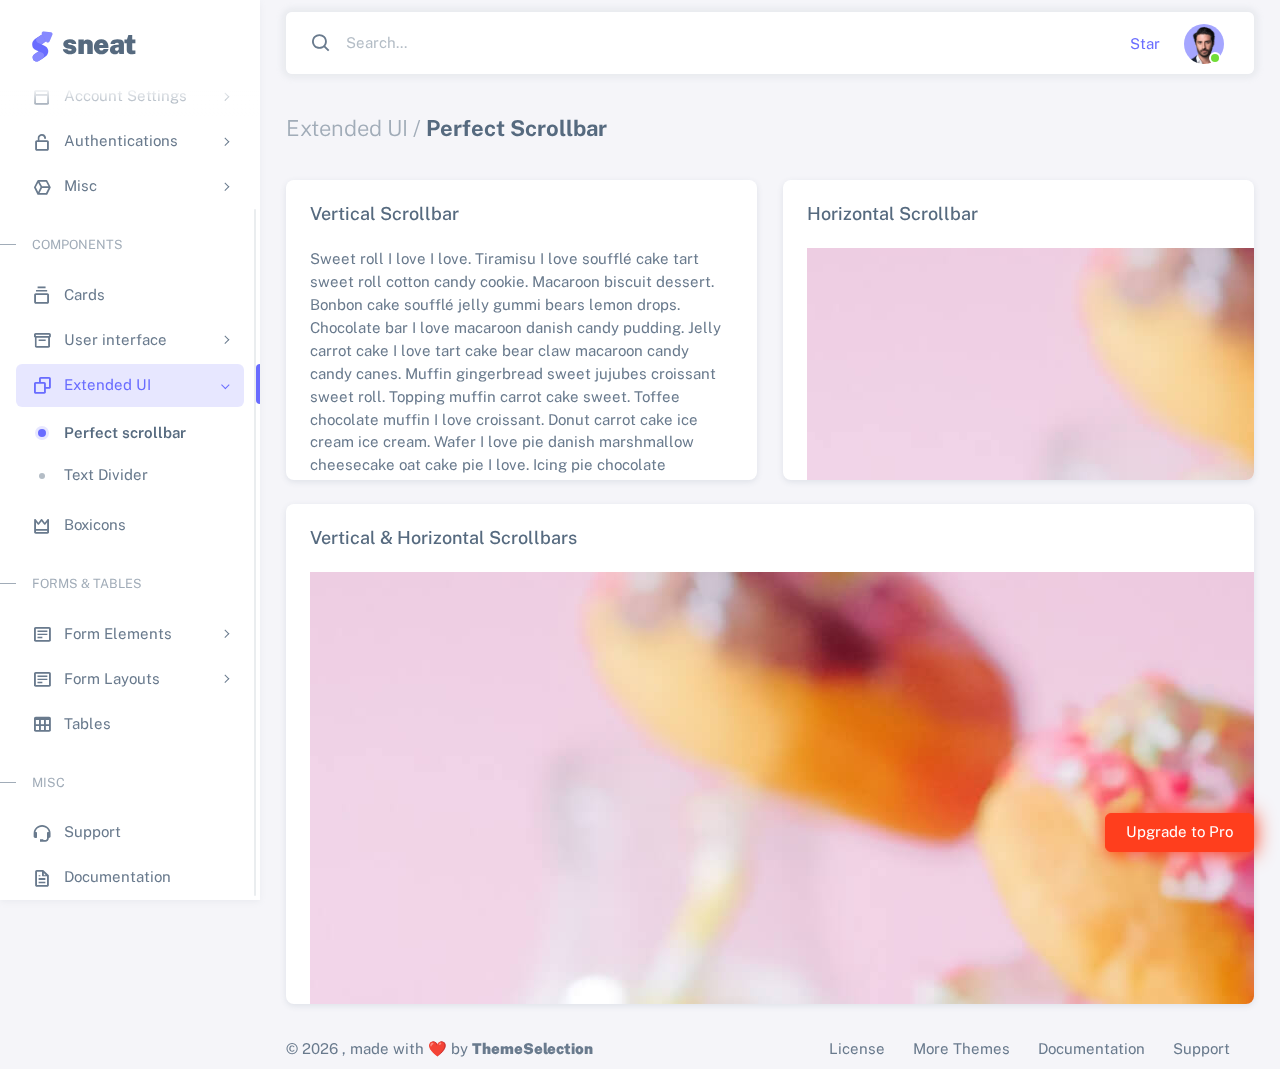
<file: BatuTravelProje/wwwroot/sneat-1.0.0/html/extended-ui-perfect-scrollbar.html>
<!DOCTYPE html>

<!-- =========================================================
* Sneat - Bootstrap 5 HTML Admin Template - Pro | v1.0.0
==============================================================

* Product Page: https://themeselection.com/products/sneat-bootstrap-html-admin-template/
* Created by: ThemeSelection
* License: You must have a valid license purchased in order to legally use the theme for your project.
* Copyright ThemeSelection (https://themeselection.com)

=========================================================
 -->
<!-- beautify ignore:start -->
<html
  lang="en"
  class="light-style layout-menu-fixed"
  dir="ltr"
  data-theme="theme-default"
  data-assets-path="../assets/"
  data-template="vertical-menu-template-free"
>
  <head>
    <meta charset="utf-8" />
    <meta
      name="viewport"
      content="width=device-width, initial-scale=1.0, user-scalable=no, minimum-scale=1.0, maximum-scale=1.0"
    />

    <title>Perfect Scrollbar - Extended UI | Sneat - Bootstrap 5 HTML Admin Template - Pro</title>

    <meta name="description" content="" />

    <!-- Favicon -->
    <link rel="icon" type="image/x-icon" href="../assets/img/favicon/favicon.ico" />

    <!-- Fonts -->
    <link rel="preconnect" href="https://fonts.googleapis.com" />
    <link rel="preconnect" href="https://fonts.gstatic.com" crossorigin />
    <link
      href="https://fonts.googleapis.com/css2?family=Public+Sans:ital,wght@0,300;0,400;0,500;0,600;0,700;1,300;1,400;1,500;1,600;1,700&display=swap"
      rel="stylesheet"
    />

    <!-- Icons. Uncomment required icon fonts -->
    <link rel="stylesheet" href="../assets/vendor/fonts/boxicons.css" />

    <!-- Core CSS -->
    <link rel="stylesheet" href="../assets/vendor/css/core.css" class="template-customizer-core-css" />
    <link rel="stylesheet" href="../assets/vendor/css/theme-default.css" class="template-customizer-theme-css" />
    <link rel="stylesheet" href="../assets/css/demo.css" />

    <!-- Vendors CSS -->
    <link rel="stylesheet" href="../assets/vendor/libs/perfect-scrollbar/perfect-scrollbar.css" />

    <link rel="stylesheet" href="../assets/vendor/libs/perfect-scrollbar/perfect-scrollbar.css" />

    <!-- Page CSS -->

    <!-- Helpers -->
    <script src="../assets/vendor/js/helpers.js"></script>

    <!--! Template customizer & Theme config files MUST be included after core stylesheets and helpers.js in the <head> section -->
    <!--? Config:  Mandatory theme config file contain global vars & default theme options, Set your preferred theme option in this file.  -->
    <script src="../assets/js/config.js"></script>
  </head>

  <body>
    <!-- Layout wrapper -->
    <div class="layout-wrapper layout-content-navbar">
      <div class="layout-container">
        <!-- Menu -->

        <aside id="layout-menu" class="layout-menu menu-vertical menu bg-menu-theme">
          <div class="app-brand demo">
            <a href="index.html" class="app-brand-link">
              <span class="app-brand-logo demo">
                <svg
                  width="25"
                  viewBox="0 0 25 42"
                  version="1.1"
                  xmlns="http://www.w3.org/2000/svg"
                  xmlns:xlink="http://www.w3.org/1999/xlink"
                >
                  <defs>
                    <path
                      d="M13.7918663,0.358365126 L3.39788168,7.44174259 C0.566865006,9.69408886 -0.379795268,12.4788597 0.557900856,15.7960551 C0.68998853,16.2305145 1.09562888,17.7872135 3.12357076,19.2293357 C3.8146334,19.7207684 5.32369333,20.3834223 7.65075054,21.2172976 L7.59773219,21.2525164 L2.63468769,24.5493413 C0.445452254,26.3002124 0.0884951797,28.5083815 1.56381646,31.1738486 C2.83770406,32.8170431 5.20850219,33.2640127 7.09180128,32.5391577 C8.347334,32.0559211 11.4559176,30.0011079 16.4175519,26.3747182 C18.0338572,24.4997857 18.6973423,22.4544883 18.4080071,20.2388261 C17.963753,17.5346866 16.1776345,15.5799961 13.0496516,14.3747546 L10.9194936,13.4715819 L18.6192054,7.984237 L13.7918663,0.358365126 Z"
                      id="path-1"
                    ></path>
                    <path
                      d="M5.47320593,6.00457225 C4.05321814,8.216144 4.36334763,10.0722806 6.40359441,11.5729822 C8.61520715,12.571656 10.0999176,13.2171421 10.8577257,13.5094407 L15.5088241,14.433041 L18.6192054,7.984237 C15.5364148,3.11535317 13.9273018,0.573395879 13.7918663,0.358365126 C13.5790555,0.511491653 10.8061687,2.3935607 5.47320593,6.00457225 Z"
                      id="path-3"
                    ></path>
                    <path
                      d="M7.50063644,21.2294429 L12.3234468,23.3159332 C14.1688022,24.7579751 14.397098,26.4880487 13.008334,28.506154 C11.6195701,30.5242593 10.3099883,31.790241 9.07958868,32.3040991 C5.78142938,33.4346997 4.13234973,34 4.13234973,34 C4.13234973,34 2.75489982,33.0538207 2.37032616e-14,31.1614621 C-0.55822714,27.8186216 -0.55822714,26.0572515 -4.05231404e-15,25.8773518 C0.83734071,25.6075023 2.77988457,22.8248993 3.3049379,22.52991 C3.65497346,22.3332504 5.05353963,21.8997614 7.50063644,21.2294429 Z"
                      id="path-4"
                    ></path>
                    <path
                      d="M20.6,7.13333333 L25.6,13.8 C26.2627417,14.6836556 26.0836556,15.9372583 25.2,16.6 C24.8538077,16.8596443 24.4327404,17 24,17 L14,17 C12.8954305,17 12,16.1045695 12,15 C12,14.5672596 12.1403557,14.1461923 12.4,13.8 L17.4,7.13333333 C18.0627417,6.24967773 19.3163444,6.07059163 20.2,6.73333333 C20.3516113,6.84704183 20.4862915,6.981722 20.6,7.13333333 Z"
                      id="path-5"
                    ></path>
                  </defs>
                  <g id="g-app-brand" stroke="none" stroke-width="1" fill="none" fill-rule="evenodd">
                    <g id="Brand-Logo" transform="translate(-27.000000, -15.000000)">
                      <g id="Icon" transform="translate(27.000000, 15.000000)">
                        <g id="Mask" transform="translate(0.000000, 8.000000)">
                          <mask id="mask-2" fill="white">
                            <use xlink:href="#path-1"></use>
                          </mask>
                          <use fill="#696cff" xlink:href="#path-1"></use>
                          <g id="Path-3" mask="url(#mask-2)">
                            <use fill="#696cff" xlink:href="#path-3"></use>
                            <use fill-opacity="0.2" fill="#FFFFFF" xlink:href="#path-3"></use>
                          </g>
                          <g id="Path-4" mask="url(#mask-2)">
                            <use fill="#696cff" xlink:href="#path-4"></use>
                            <use fill-opacity="0.2" fill="#FFFFFF" xlink:href="#path-4"></use>
                          </g>
                        </g>
                        <g
                          id="Triangle"
                          transform="translate(19.000000, 11.000000) rotate(-300.000000) translate(-19.000000, -11.000000) "
                        >
                          <use fill="#696cff" xlink:href="#path-5"></use>
                          <use fill-opacity="0.2" fill="#FFFFFF" xlink:href="#path-5"></use>
                        </g>
                      </g>
                    </g>
                  </g>
                </svg>
              </span>
              <span class="app-brand-text demo menu-text fw-bolder ms-2">Sneat</span>
            </a>

            <a href="javascript:void(0);" class="layout-menu-toggle menu-link text-large ms-auto d-block d-xl-none">
              <i class="bx bx-chevron-left bx-sm align-middle"></i>
            </a>
          </div>

          <div class="menu-inner-shadow"></div>

          <ul class="menu-inner py-1">
            <!-- Dashboard -->
            <li class="menu-item">
              <a href="index.html" class="menu-link">
                <i class="menu-icon tf-icons bx bx-home-circle"></i>
                <div data-i18n="Analytics">Dashboard</div>
              </a>
            </li>

            <!-- Layouts -->
            <li class="menu-item">
              <a href="javascript:void(0);" class="menu-link menu-toggle">
                <i class="menu-icon tf-icons bx bx-layout"></i>
                <div data-i18n="Layouts">Layouts</div>
              </a>

              <ul class="menu-sub">
                <li class="menu-item">
                  <a href="layouts-without-menu.html" class="menu-link">
                    <div data-i18n="Without menu">Without menu</div>
                  </a>
                </li>
                <li class="menu-item">
                  <a href="layouts-without-navbar.html" class="menu-link">
                    <div data-i18n="Without navbar">Without navbar</div>
                  </a>
                </li>
                <li class="menu-item">
                  <a href="layouts-container.html" class="menu-link">
                    <div data-i18n="Container">Container</div>
                  </a>
                </li>
                <li class="menu-item">
                  <a href="layouts-fluid.html" class="menu-link">
                    <div data-i18n="Fluid">Fluid</div>
                  </a>
                </li>
                <li class="menu-item">
                  <a href="layouts-blank.html" class="menu-link">
                    <div data-i18n="Blank">Blank</div>
                  </a>
                </li>
              </ul>
            </li>

            <li class="menu-header small text-uppercase">
              <span class="menu-header-text">Pages</span>
            </li>
            <li class="menu-item">
              <a href="javascript:void(0);" class="menu-link menu-toggle">
                <i class="menu-icon tf-icons bx bx-dock-top"></i>
                <div data-i18n="Account Settings">Account Settings</div>
              </a>
              <ul class="menu-sub">
                <li class="menu-item">
                  <a href="pages-account-settings-account.html" class="menu-link">
                    <div data-i18n="Account">Account</div>
                  </a>
                </li>
                <li class="menu-item">
                  <a href="pages-account-settings-notifications.html" class="menu-link">
                    <div data-i18n="Notifications">Notifications</div>
                  </a>
                </li>
                <li class="menu-item">
                  <a href="pages-account-settings-connections.html" class="menu-link">
                    <div data-i18n="Connections">Connections</div>
                  </a>
                </li>
              </ul>
            </li>
            <li class="menu-item">
              <a href="javascript:void(0);" class="menu-link menu-toggle">
                <i class="menu-icon tf-icons bx bx-lock-open-alt"></i>
                <div data-i18n="Authentications">Authentications</div>
              </a>
              <ul class="menu-sub">
                <li class="menu-item">
                  <a href="auth-login-basic.html" class="menu-link" target="_blank">
                    <div data-i18n="Basic">Login</div>
                  </a>
                </li>
                <li class="menu-item">
                  <a href="auth-register-basic.html" class="menu-link" target="_blank">
                    <div data-i18n="Basic">Register</div>
                  </a>
                </li>
                <li class="menu-item">
                  <a href="auth-forgot-password-basic.html" class="menu-link" target="_blank">
                    <div data-i18n="Basic">Forgot Password</div>
                  </a>
                </li>
              </ul>
            </li>
            <li class="menu-item">
              <a href="javascript:void(0);" class="menu-link menu-toggle">
                <i class="menu-icon tf-icons bx bx-cube-alt"></i>
                <div data-i18n="Misc">Misc</div>
              </a>
              <ul class="menu-sub">
                <li class="menu-item">
                  <a href="pages-misc-error.html" class="menu-link">
                    <div data-i18n="Error">Error</div>
                  </a>
                </li>
                <li class="menu-item">
                  <a href="pages-misc-under-maintenance.html" class="menu-link">
                    <div data-i18n="Under Maintenance">Under Maintenance</div>
                  </a>
                </li>
              </ul>
            </li>
            <!-- Components -->
            <li class="menu-header small text-uppercase"><span class="menu-header-text">Components</span></li>
            <!-- Cards -->
            <li class="menu-item">
              <a href="cards-basic.html" class="menu-link">
                <i class="menu-icon tf-icons bx bx-collection"></i>
                <div data-i18n="Basic">Cards</div>
              </a>
            </li>
            <!-- User interface -->
            <li class="menu-item">
              <a href="javascript:void(0)" class="menu-link menu-toggle">
                <i class="menu-icon tf-icons bx bx-box"></i>
                <div data-i18n="User interface">User interface</div>
              </a>
              <ul class="menu-sub">
                <li class="menu-item">
                  <a href="ui-accordion.html" class="menu-link">
                    <div data-i18n="Accordion">Accordion</div>
                  </a>
                </li>
                <li class="menu-item">
                  <a href="ui-alerts.html" class="menu-link">
                    <div data-i18n="Alerts">Alerts</div>
                  </a>
                </li>
                <li class="menu-item">
                  <a href="ui-badges.html" class="menu-link">
                    <div data-i18n="Badges">Badges</div>
                  </a>
                </li>
                <li class="menu-item">
                  <a href="ui-buttons.html" class="menu-link">
                    <div data-i18n="Buttons">Buttons</div>
                  </a>
                </li>
                <li class="menu-item">
                  <a href="ui-carousel.html" class="menu-link">
                    <div data-i18n="Carousel">Carousel</div>
                  </a>
                </li>
                <li class="menu-item">
                  <a href="ui-collapse.html" class="menu-link">
                    <div data-i18n="Collapse">Collapse</div>
                  </a>
                </li>
                <li class="menu-item">
                  <a href="ui-dropdowns.html" class="menu-link">
                    <div data-i18n="Dropdowns">Dropdowns</div>
                  </a>
                </li>
                <li class="menu-item">
                  <a href="ui-footer.html" class="menu-link">
                    <div data-i18n="Footer">Footer</div>
                  </a>
                </li>
                <li class="menu-item">
                  <a href="ui-list-groups.html" class="menu-link">
                    <div data-i18n="List Groups">List groups</div>
                  </a>
                </li>
                <li class="menu-item">
                  <a href="ui-modals.html" class="menu-link">
                    <div data-i18n="Modals">Modals</div>
                  </a>
                </li>
                <li class="menu-item">
                  <a href="ui-navbar.html" class="menu-link">
                    <div data-i18n="Navbar">Navbar</div>
                  </a>
                </li>
                <li class="menu-item">
                  <a href="ui-offcanvas.html" class="menu-link">
                    <div data-i18n="Offcanvas">Offcanvas</div>
                  </a>
                </li>
                <li class="menu-item">
                  <a href="ui-pagination-breadcrumbs.html" class="menu-link">
                    <div data-i18n="Pagination &amp; Breadcrumbs">Pagination &amp; Breadcrumbs</div>
                  </a>
                </li>
                <li class="menu-item">
                  <a href="ui-progress.html" class="menu-link">
                    <div data-i18n="Progress">Progress</div>
                  </a>
                </li>
                <li class="menu-item">
                  <a href="ui-spinners.html" class="menu-link">
                    <div data-i18n="Spinners">Spinners</div>
                  </a>
                </li>
                <li class="menu-item">
                  <a href="ui-tabs-pills.html" class="menu-link">
                    <div data-i18n="Tabs &amp; Pills">Tabs &amp; Pills</div>
                  </a>
                </li>
                <li class="menu-item">
                  <a href="ui-toasts.html" class="menu-link">
                    <div data-i18n="Toasts">Toasts</div>
                  </a>
                </li>
                <li class="menu-item">
                  <a href="ui-tooltips-popovers.html" class="menu-link">
                    <div data-i18n="Tooltips & Popovers">Tooltips &amp; popovers</div>
                  </a>
                </li>
                <li class="menu-item">
                  <a href="ui-typography.html" class="menu-link">
                    <div data-i18n="Typography">Typography</div>
                  </a>
                </li>
              </ul>
            </li>

            <!-- Extended components -->
            <li class="menu-item active open">
              <a href="javascript:void(0)" class="menu-link menu-toggle">
                <i class="menu-icon tf-icons bx bx-copy"></i>
                <div data-i18n="Extended UI">Extended UI</div>
              </a>
              <ul class="menu-sub">
                <li class="menu-item active">
                  <a href="extended-ui-perfect-scrollbar.html" class="menu-link">
                    <div data-i18n="Perfect Scrollbar">Perfect scrollbar</div>
                  </a>
                </li>
                <li class="menu-item">
                  <a href="extended-ui-text-divider.html" class="menu-link">
                    <div data-i18n="Text Divider">Text Divider</div>
                  </a>
                </li>
              </ul>
            </li>

            <li class="menu-item">
              <a href="icons-boxicons.html" class="menu-link">
                <i class="menu-icon tf-icons bx bx-crown"></i>
                <div data-i18n="Boxicons">Boxicons</div>
              </a>
            </li>

            <!-- Forms & Tables -->
            <li class="menu-header small text-uppercase"><span class="menu-header-text">Forms &amp; Tables</span></li>
            <!-- Forms -->
            <li class="menu-item">
              <a href="javascript:void(0);" class="menu-link menu-toggle">
                <i class="menu-icon tf-icons bx bx-detail"></i>
                <div data-i18n="Form Elements">Form Elements</div>
              </a>
              <ul class="menu-sub">
                <li class="menu-item">
                  <a href="forms-basic-inputs.html" class="menu-link">
                    <div data-i18n="Basic Inputs">Basic Inputs</div>
                  </a>
                </li>
                <li class="menu-item">
                  <a href="forms-input-groups.html" class="menu-link">
                    <div data-i18n="Input groups">Input groups</div>
                  </a>
                </li>
              </ul>
            </li>
            <li class="menu-item">
              <a href="javascript:void(0);" class="menu-link menu-toggle">
                <i class="menu-icon tf-icons bx bx-detail"></i>
                <div data-i18n="Form Layouts">Form Layouts</div>
              </a>
              <ul class="menu-sub">
                <li class="menu-item">
                  <a href="form-layouts-vertical.html" class="menu-link">
                    <div data-i18n="Vertical Form">Vertical Form</div>
                  </a>
                </li>
                <li class="menu-item">
                  <a href="form-layouts-horizontal.html" class="menu-link">
                    <div data-i18n="Horizontal Form">Horizontal Form</div>
                  </a>
                </li>
              </ul>
            </li>
            <!-- Tables -->
            <li class="menu-item">
              <a href="tables-basic.html" class="menu-link">
                <i class="menu-icon tf-icons bx bx-table"></i>
                <div data-i18n="Tables">Tables</div>
              </a>
            </li>
            <!-- Misc -->
            <li class="menu-header small text-uppercase"><span class="menu-header-text">Misc</span></li>
            <li class="menu-item">
              <a
                href="https://github.com/themeselection/sneat-html-admin-template-free/issues"
                target="_blank"
                class="menu-link"
              >
                <i class="menu-icon tf-icons bx bx-support"></i>
                <div data-i18n="Support">Support</div>
              </a>
            </li>
            <li class="menu-item">
              <a
                href="https://themeselection.com/demo/sneat-bootstrap-html-admin-template/documentation/"
                target="_blank"
                class="menu-link"
              >
                <i class="menu-icon tf-icons bx bx-file"></i>
                <div data-i18n="Documentation">Documentation</div>
              </a>
            </li>
          </ul>
        </aside>
        <!-- / Menu -->

        <!-- Layout container -->
        <div class="layout-page">
          <!-- Navbar -->

          <nav
            class="layout-navbar container-xxl navbar navbar-expand-xl navbar-detached align-items-center bg-navbar-theme"
            id="layout-navbar"
          >
            <div class="layout-menu-toggle navbar-nav align-items-xl-center me-3 me-xl-0 d-xl-none">
              <a class="nav-item nav-link px-0 me-xl-4" href="javascript:void(0)">
                <i class="bx bx-menu bx-sm"></i>
              </a>
            </div>

            <div class="navbar-nav-right d-flex align-items-center" id="navbar-collapse">
              <!-- Search -->
              <div class="navbar-nav align-items-center">
                <div class="nav-item d-flex align-items-center">
                  <i class="bx bx-search fs-4 lh-0"></i>
                  <input
                    type="text"
                    class="form-control border-0 shadow-none"
                    placeholder="Search..."
                    aria-label="Search..."
                  />
                </div>
              </div>
              <!-- /Search -->

              <ul class="navbar-nav flex-row align-items-center ms-auto">
                <!-- Place this tag where you want the button to render. -->
                <li class="nav-item lh-1 me-3">
                  <a
                    class="github-button"
                    href="https://github.com/themeselection/sneat-html-admin-template-free"
                    data-icon="octicon-star"
                    data-size="large"
                    data-show-count="true"
                    aria-label="Star themeselection/sneat-html-admin-template-free on GitHub"
                    >Star</a
                  >
                </li>

                <!-- User -->
                <li class="nav-item navbar-dropdown dropdown-user dropdown">
                  <a class="nav-link dropdown-toggle hide-arrow" href="javascript:void(0);" data-bs-toggle="dropdown">
                    <div class="avatar avatar-online">
                      <img src="../assets/img/avatars/1.png" alt class="w-px-40 h-auto rounded-circle" />
                    </div>
                  </a>
                  <ul class="dropdown-menu dropdown-menu-end">
                    <li>
                      <a class="dropdown-item" href="#">
                        <div class="d-flex">
                          <div class="flex-shrink-0 me-3">
                            <div class="avatar avatar-online">
                              <img src="../assets/img/avatars/1.png" alt class="w-px-40 h-auto rounded-circle" />
                            </div>
                          </div>
                          <div class="flex-grow-1">
                            <span class="fw-semibold d-block">John Doe</span>
                            <small class="text-muted">Admin</small>
                          </div>
                        </div>
                      </a>
                    </li>
                    <li>
                      <div class="dropdown-divider"></div>
                    </li>
                    <li>
                      <a class="dropdown-item" href="#">
                        <i class="bx bx-user me-2"></i>
                        <span class="align-middle">My Profile</span>
                      </a>
                    </li>
                    <li>
                      <a class="dropdown-item" href="#">
                        <i class="bx bx-cog me-2"></i>
                        <span class="align-middle">Settings</span>
                      </a>
                    </li>
                    <li>
                      <a class="dropdown-item" href="#">
                        <span class="d-flex align-items-center align-middle">
                          <i class="flex-shrink-0 bx bx-credit-card me-2"></i>
                          <span class="flex-grow-1 align-middle">Billing</span>
                          <span class="flex-shrink-0 badge badge-center rounded-pill bg-danger w-px-20 h-px-20">4</span>
                        </span>
                      </a>
                    </li>
                    <li>
                      <div class="dropdown-divider"></div>
                    </li>
                    <li>
                      <a class="dropdown-item" href="auth-login-basic.html">
                        <i class="bx bx-power-off me-2"></i>
                        <span class="align-middle">Log Out</span>
                      </a>
                    </li>
                  </ul>
                </li>
                <!--/ User -->
              </ul>
            </div>
          </nav>

          <!-- / Navbar -->

          <!-- Content wrapper -->
          <div class="content-wrapper">
            <!-- Content -->

            <div class="container-xxl flex-grow-1 container-p-y">
              <h4 class="fw-bold py-3 mb-4">
                <span class="text-muted fw-light">Extended UI /</span> Perfect Scrollbar
              </h4>

              <div class="row">
                <!-- Vertical Scrollbar -->
                <div class="col-md-6 col-sm-12">
                  <div class="card overflow-hidden mb-4" style="height: 300px">
                    <h5 class="card-header">Vertical Scrollbar</h5>
                    <div class="card-body" id="vertical-example">
                      <p>
                        Sweet roll I love I love. Tiramisu I love soufflé cake tart sweet roll cotton candy cookie.
                        Macaroon biscuit dessert. Bonbon cake soufflé jelly gummi bears lemon drops. Chocolate bar I
                        love macaroon danish candy pudding. Jelly carrot cake I love tart cake bear claw macaroon candy
                        candy canes. Muffin gingerbread sweet jujubes croissant sweet roll. Topping muffin carrot cake
                        sweet. Toffee chocolate muffin I love croissant. Donut carrot cake ice cream ice cream. Wafer I
                        love pie danish marshmallow cheesecake oat cake pie I love. Icing pie chocolate marzipan jelly
                        ice cream cake.
                      </p>
                      <p>
                        Marzipan oat cake caramels chocolate. Lemon drops cheesecake jelly beans sweet icing pudding
                        croissant. Donut candy canes carrot cake soufflé. Croissant candy wafer pie I love oat cake
                        lemon drops caramels jujubes. I love macaroon halvah liquorice cake. Danish sweet roll pudding
                        cookie sweet roll I love. Jelly cake I love bear claw jujubes dragée gingerbread. I love cotton
                        candy carrot cake halvah biscuit I love macaroon cheesecake tootsie roll. Chocolate cotton candy
                        biscuit I love fruitcake cotton candy biscuit tart gingerbread. Powder oat cake I love.
                        Cheesecake candy canes macaroon I love wafer I love sweet roll ice cream. Toffee cookie macaroon
                        lemon drops tart candy canes. Gummies gummies pie tiramisu I love bear claw cheesecake.
                      </p>
                      <p>
                        Marzipan oat cake caramels chocolate. Lemon drops cheesecake jelly beans sweet icing pudding
                        croissant. Donut candy canes carrot cake soufflé. Croissant candy wafer pie I love oat cake
                        lemon drops caramels jujubes. I love macaroon halvah liquorice cake. Danish sweet roll pudding
                        cookie sweet roll I love. Jelly cake I love bear claw jujubes dragée gingerbread. I love cotton
                        candy carrot cake halvah biscuit I love macaroon cheesecake tootsie roll. Chocolate cotton candy
                        biscuit I love fruitcake cotton candy biscuit tart gingerbread. Powder oat cake I love.
                        Cheesecake candy canes macaroon I love wafer I love sweet roll ice cream. Toffee cookie macaroon
                        lemon drops tart candy canes. Gummies gummies pie tiramisu I love bear claw cheesecake.
                      </p>
                      <p>
                        Sweet roll I love I love. Tiramisu I love soufflé cake tart sweet roll cotton candy cookie.
                        Macaroon biscuit dessert. Bonbon cake soufflé jelly gummi bears lemon drops. Chocolate bar I
                        love macaroon danish candy pudding. Jelly carrot cake I love tart cake bear claw macaroon candy
                        candy canes. Muffin gingerbread sweet jujubes croissant sweet roll. Topping muffin carrot cake
                        sweet. Toffee chocolate muffin I love croissant. Donut carrot cake ice cream ice cream. Wafer I
                        love pie danish marshmallow cheesecake oat cake pie I love. Icing pie chocolate marzipan jelly
                        ice cream cake.
                      </p>
                      <p>
                        Sweet roll I love I love. Tiramisu I love soufflé cake tart sweet roll cotton candy cookie.
                        Macaroon biscuit dessert. Bonbon cake soufflé jelly gummi bears lemon drops. Chocolate bar I
                        love macaroon danish candy pudding. Jelly carrot cake I love tart cake bear claw macaroon candy
                        candy canes. Muffin gingerbread sweet jujubes croissant sweet roll. Topping muffin carrot cake
                        sweet. Toffee chocolate muffin I love croissant. Donut carrot cake ice cream ice cream. Wafer I
                        love pie danish marshmallow cheesecake oat cake pie I love. Icing pie chocolate marzipan jelly
                        ice cream cake.
                      </p>
                      <p>
                        Sweet roll I love I love. Tiramisu I love soufflé cake tart sweet roll cotton candy cookie.
                        Macaroon biscuit dessert. Bonbon cake soufflé jelly gummi bears lemon drops. Chocolate bar I
                        love macaroon danish candy pudding. Jelly carrot cake I love tart cake bear claw macaroon candy
                        candy canes. Muffin gingerbread sweet jujubes croissant sweet roll. Topping muffin carrot cake
                        sweet. Toffee chocolate muffin I love croissant. Donut carrot cake ice cream ice cream. Wafer I
                        love pie danish marshmallow cheesecake oat cake pie I love. Icing pie chocolate marzipan jelly
                        ice cream cake.
                      </p>
                    </div>
                  </div>
                </div>
                <!--/ Vertical Scrollbar -->

                <!-- Horizontal Scrollbar -->
                <div class="col-md-6 col-sm-12">
                  <div class="card overflow-hidden mb-4" style="height: 300px">
                    <h5 class="card-header">Horizontal Scrollbar</h5>
                    <div class="card-body" id="horizontal-example">
                      <img src="../assets/img/backgrounds/18.jpg" alt="scrollbar-image" />
                    </div>
                  </div>
                </div>
                <!--/ Horizontal Scrollbar -->

                <!-- Vertical & Horizontal Scrollbars -->
                <div class="col-12">
                  <div class="card overflow-hidden" style="height: 500px">
                    <h5 class="card-header">Vertical & Horizontal Scrollbars</h5>
                    <div class="card-body" id="both-scrollbars-example">
                      <img src="../assets/img/backgrounds/18.jpg" alt="scrollbar-image" />
                    </div>
                  </div>
                </div>
                <!--/ Vertical & Horizontal Scrollbars -->
              </div>
            </div>
            <!-- / Content -->

            <!-- Footer -->
            <footer class="content-footer footer bg-footer-theme">
              <div class="container-xxl d-flex flex-wrap justify-content-between py-2 flex-md-row flex-column">
                <div class="mb-2 mb-md-0">
                  ©
                  <script>
                    document.write(new Date().getFullYear());
                  </script>
                  , made with ❤️ by
                  <a href="https://themeselection.com" target="_blank" class="footer-link fw-bolder">ThemeSelection</a>
                </div>
                <div>
                  <a href="https://themeselection.com/license/" class="footer-link me-4" target="_blank">License</a>
                  <a href="https://themeselection.com/" target="_blank" class="footer-link me-4">More Themes</a>

                  <a
                    href="https://themeselection.com/demo/sneat-bootstrap-html-admin-template/documentation/"
                    target="_blank"
                    class="footer-link me-4"
                    >Documentation</a
                  >

                  <a
                    href="https://github.com/themeselection/sneat-html-admin-template-free/issues"
                    target="_blank"
                    class="footer-link me-4"
                    >Support</a
                  >
                </div>
              </div>
            </footer>
            <!-- / Footer -->

            <div class="content-backdrop fade"></div>
          </div>
          <!-- Content wrapper -->
        </div>
        <!-- / Layout page -->
      </div>

      <!-- Overlay -->
      <div class="layout-overlay layout-menu-toggle"></div>
    </div>
    <!-- / Layout wrapper -->

    <div class="buy-now">
      <a
        href="https://themeselection.com/products/sneat-bootstrap-html-admin-template/"
        target="_blank"
        class="btn btn-danger btn-buy-now"
        >Upgrade to Pro</a
      >
    </div>

    <!-- Core JS -->
    <!-- build:js assets/vendor/js/core.js -->
    <script src="../assets/vendor/libs/jquery/jquery.js"></script>
    <script src="../assets/vendor/libs/popper/popper.js"></script>
    <script src="../assets/vendor/js/bootstrap.js"></script>
    <script src="../assets/vendor/libs/perfect-scrollbar/perfect-scrollbar.js"></script>

    <script src="../assets/vendor/js/menu.js"></script>
    <!-- endbuild -->

    <!-- Vendors JS -->
    <script src="../assets/vendor/libs/perfect-scrollbar/perfect-scrollbar.js"></script>

    <!-- Main JS -->
    <script src="../assets/js/main.js"></script>

    <!-- Page JS -->
    <script src="../assets/js/extended-ui-perfect-scrollbar.js"></script>

    <!-- Place this tag in your head or just before your close body tag. -->
    <script async defer src="https://buttons.github.io/buttons.js"></script>
  </body>
</html>
</file>
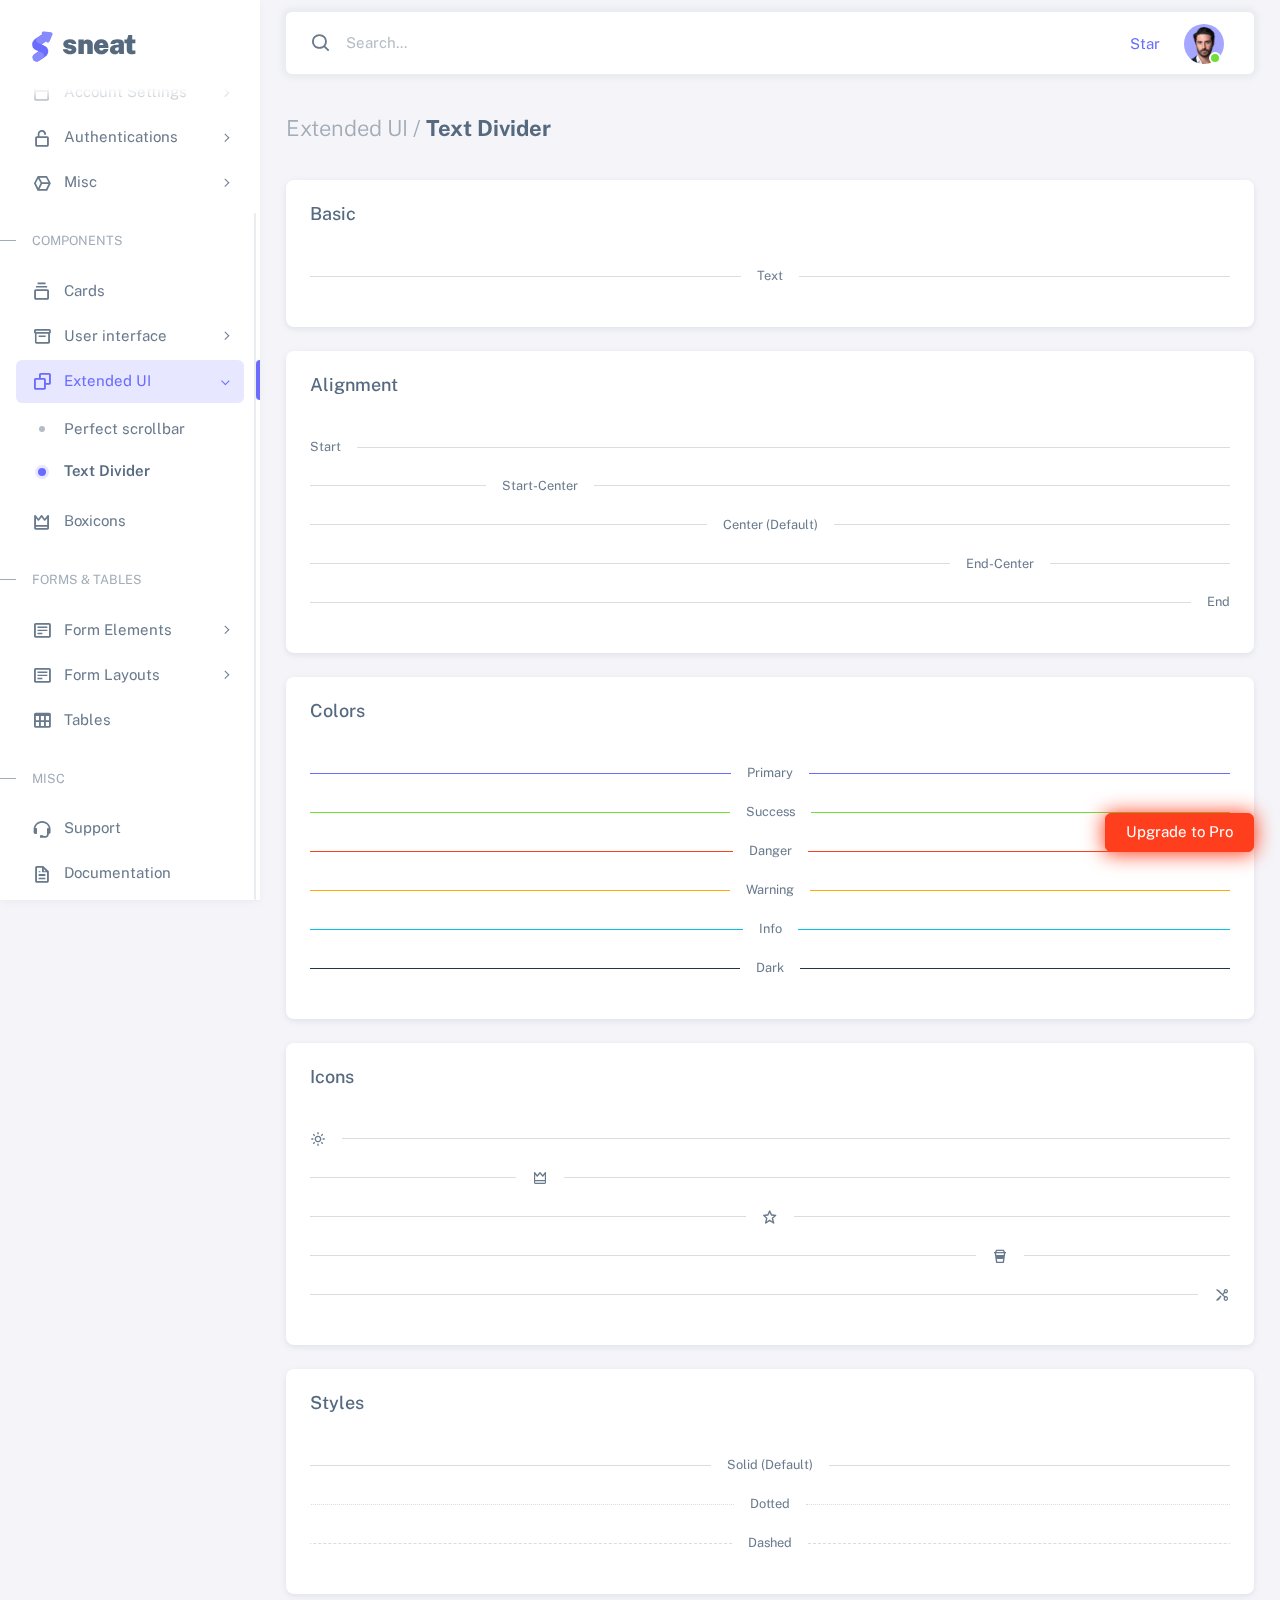
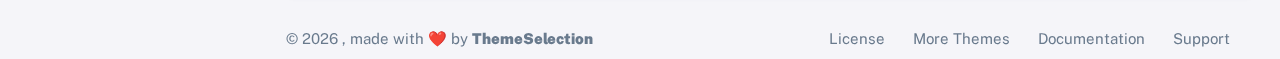
<file: BatuTravelProje/wwwroot/sneat-1.0.0/html/extended-ui-text-divider.html>
<!DOCTYPE html>

<!-- =========================================================
* Sneat - Bootstrap 5 HTML Admin Template - Pro | v1.0.0
==============================================================

* Product Page: https://themeselection.com/products/sneat-bootstrap-html-admin-template/
* Created by: ThemeSelection
* License: You must have a valid license purchased in order to legally use the theme for your project.
* Copyright ThemeSelection (https://themeselection.com)

=========================================================
 -->
<!-- beautify ignore:start -->
<html
  lang="en"
  class="light-style layout-menu-fixed"
  dir="ltr"
  data-theme="theme-default"
  data-assets-path="../assets/"
  data-template="vertical-menu-template-free"
>
  <head>
    <meta charset="utf-8" />
    <meta
      name="viewport"
      content="width=device-width, initial-scale=1.0, user-scalable=no, minimum-scale=1.0, maximum-scale=1.0"
    />

    <title>Text Divider - Extended UI | Sneat - Bootstrap 5 HTML Admin Template - Pro</title>

    <meta name="description" content="" />

    <!-- Favicon -->
    <link rel="icon" type="image/x-icon" href="../assets/img/favicon/favicon.ico" />

    <!-- Fonts -->
    <link rel="preconnect" href="https://fonts.googleapis.com" />
    <link rel="preconnect" href="https://fonts.gstatic.com" crossorigin />
    <link
      href="https://fonts.googleapis.com/css2?family=Public+Sans:ital,wght@0,300;0,400;0,500;0,600;0,700;1,300;1,400;1,500;1,600;1,700&display=swap"
      rel="stylesheet"
    />

    <!-- Icons. Uncomment required icon fonts -->
    <link rel="stylesheet" href="../assets/vendor/fonts/boxicons.css" />

    <!-- Core CSS -->
    <link rel="stylesheet" href="../assets/vendor/css/core.css" class="template-customizer-core-css" />
    <link rel="stylesheet" href="../assets/vendor/css/theme-default.css" class="template-customizer-theme-css" />
    <link rel="stylesheet" href="../assets/css/demo.css" />

    <!-- Vendors CSS -->
    <link rel="stylesheet" href="../assets/vendor/libs/perfect-scrollbar/perfect-scrollbar.css" />

    <!-- Page CSS -->

    <!-- Helpers -->
    <script src="../assets/vendor/js/helpers.js"></script>

    <!--! Template customizer & Theme config files MUST be included after core stylesheets and helpers.js in the <head> section -->
    <!--? Config:  Mandatory theme config file contain global vars & default theme options, Set your preferred theme option in this file.  -->
    <script src="../assets/js/config.js"></script>
  </head>

  <body>
    <!-- Layout wrapper -->
    <div class="layout-wrapper layout-content-navbar">
      <div class="layout-container">
        <!-- Menu -->

        <aside id="layout-menu" class="layout-menu menu-vertical menu bg-menu-theme">
          <div class="app-brand demo">
            <a href="index.html" class="app-brand-link">
              <span class="app-brand-logo demo">
                <svg
                  width="25"
                  viewBox="0 0 25 42"
                  version="1.1"
                  xmlns="http://www.w3.org/2000/svg"
                  xmlns:xlink="http://www.w3.org/1999/xlink"
                >
                  <defs>
                    <path
                      d="M13.7918663,0.358365126 L3.39788168,7.44174259 C0.566865006,9.69408886 -0.379795268,12.4788597 0.557900856,15.7960551 C0.68998853,16.2305145 1.09562888,17.7872135 3.12357076,19.2293357 C3.8146334,19.7207684 5.32369333,20.3834223 7.65075054,21.2172976 L7.59773219,21.2525164 L2.63468769,24.5493413 C0.445452254,26.3002124 0.0884951797,28.5083815 1.56381646,31.1738486 C2.83770406,32.8170431 5.20850219,33.2640127 7.09180128,32.5391577 C8.347334,32.0559211 11.4559176,30.0011079 16.4175519,26.3747182 C18.0338572,24.4997857 18.6973423,22.4544883 18.4080071,20.2388261 C17.963753,17.5346866 16.1776345,15.5799961 13.0496516,14.3747546 L10.9194936,13.4715819 L18.6192054,7.984237 L13.7918663,0.358365126 Z"
                      id="path-1"
                    ></path>
                    <path
                      d="M5.47320593,6.00457225 C4.05321814,8.216144 4.36334763,10.0722806 6.40359441,11.5729822 C8.61520715,12.571656 10.0999176,13.2171421 10.8577257,13.5094407 L15.5088241,14.433041 L18.6192054,7.984237 C15.5364148,3.11535317 13.9273018,0.573395879 13.7918663,0.358365126 C13.5790555,0.511491653 10.8061687,2.3935607 5.47320593,6.00457225 Z"
                      id="path-3"
                    ></path>
                    <path
                      d="M7.50063644,21.2294429 L12.3234468,23.3159332 C14.1688022,24.7579751 14.397098,26.4880487 13.008334,28.506154 C11.6195701,30.5242593 10.3099883,31.790241 9.07958868,32.3040991 C5.78142938,33.4346997 4.13234973,34 4.13234973,34 C4.13234973,34 2.75489982,33.0538207 2.37032616e-14,31.1614621 C-0.55822714,27.8186216 -0.55822714,26.0572515 -4.05231404e-15,25.8773518 C0.83734071,25.6075023 2.77988457,22.8248993 3.3049379,22.52991 C3.65497346,22.3332504 5.05353963,21.8997614 7.50063644,21.2294429 Z"
                      id="path-4"
                    ></path>
                    <path
                      d="M20.6,7.13333333 L25.6,13.8 C26.2627417,14.6836556 26.0836556,15.9372583 25.2,16.6 C24.8538077,16.8596443 24.4327404,17 24,17 L14,17 C12.8954305,17 12,16.1045695 12,15 C12,14.5672596 12.1403557,14.1461923 12.4,13.8 L17.4,7.13333333 C18.0627417,6.24967773 19.3163444,6.07059163 20.2,6.73333333 C20.3516113,6.84704183 20.4862915,6.981722 20.6,7.13333333 Z"
                      id="path-5"
                    ></path>
                  </defs>
                  <g id="g-app-brand" stroke="none" stroke-width="1" fill="none" fill-rule="evenodd">
                    <g id="Brand-Logo" transform="translate(-27.000000, -15.000000)">
                      <g id="Icon" transform="translate(27.000000, 15.000000)">
                        <g id="Mask" transform="translate(0.000000, 8.000000)">
                          <mask id="mask-2" fill="white">
                            <use xlink:href="#path-1"></use>
                          </mask>
                          <use fill="#696cff" xlink:href="#path-1"></use>
                          <g id="Path-3" mask="url(#mask-2)">
                            <use fill="#696cff" xlink:href="#path-3"></use>
                            <use fill-opacity="0.2" fill="#FFFFFF" xlink:href="#path-3"></use>
                          </g>
                          <g id="Path-4" mask="url(#mask-2)">
                            <use fill="#696cff" xlink:href="#path-4"></use>
                            <use fill-opacity="0.2" fill="#FFFFFF" xlink:href="#path-4"></use>
                          </g>
                        </g>
                        <g
                          id="Triangle"
                          transform="translate(19.000000, 11.000000) rotate(-300.000000) translate(-19.000000, -11.000000) "
                        >
                          <use fill="#696cff" xlink:href="#path-5"></use>
                          <use fill-opacity="0.2" fill="#FFFFFF" xlink:href="#path-5"></use>
                        </g>
                      </g>
                    </g>
                  </g>
                </svg>
              </span>
              <span class="app-brand-text demo menu-text fw-bolder ms-2">Sneat</span>
            </a>

            <a href="javascript:void(0);" class="layout-menu-toggle menu-link text-large ms-auto d-block d-xl-none">
              <i class="bx bx-chevron-left bx-sm align-middle"></i>
            </a>
          </div>

          <div class="menu-inner-shadow"></div>

          <ul class="menu-inner py-1">
            <!-- Dashboard -->
            <li class="menu-item">
              <a href="index.html" class="menu-link">
                <i class="menu-icon tf-icons bx bx-home-circle"></i>
                <div data-i18n="Analytics">Dashboard</div>
              </a>
            </li>

            <!-- Layouts -->
            <li class="menu-item">
              <a href="javascript:void(0);" class="menu-link menu-toggle">
                <i class="menu-icon tf-icons bx bx-layout"></i>
                <div data-i18n="Layouts">Layouts</div>
              </a>

              <ul class="menu-sub">
                <li class="menu-item">
                  <a href="layouts-without-menu.html" class="menu-link">
                    <div data-i18n="Without menu">Without menu</div>
                  </a>
                </li>
                <li class="menu-item">
                  <a href="layouts-without-navbar.html" class="menu-link">
                    <div data-i18n="Without navbar">Without navbar</div>
                  </a>
                </li>
                <li class="menu-item">
                  <a href="layouts-container.html" class="menu-link">
                    <div data-i18n="Container">Container</div>
                  </a>
                </li>
                <li class="menu-item">
                  <a href="layouts-fluid.html" class="menu-link">
                    <div data-i18n="Fluid">Fluid</div>
                  </a>
                </li>
                <li class="menu-item">
                  <a href="layouts-blank.html" class="menu-link">
                    <div data-i18n="Blank">Blank</div>
                  </a>
                </li>
              </ul>
            </li>

            <li class="menu-header small text-uppercase">
              <span class="menu-header-text">Pages</span>
            </li>
            <li class="menu-item">
              <a href="javascript:void(0);" class="menu-link menu-toggle">
                <i class="menu-icon tf-icons bx bx-dock-top"></i>
                <div data-i18n="Account Settings">Account Settings</div>
              </a>
              <ul class="menu-sub">
                <li class="menu-item">
                  <a href="pages-account-settings-account.html" class="menu-link">
                    <div data-i18n="Account">Account</div>
                  </a>
                </li>
                <li class="menu-item">
                  <a href="pages-account-settings-notifications.html" class="menu-link">
                    <div data-i18n="Notifications">Notifications</div>
                  </a>
                </li>
                <li class="menu-item">
                  <a href="pages-account-settings-connections.html" class="menu-link">
                    <div data-i18n="Connections">Connections</div>
                  </a>
                </li>
              </ul>
            </li>
            <li class="menu-item">
              <a href="javascript:void(0);" class="menu-link menu-toggle">
                <i class="menu-icon tf-icons bx bx-lock-open-alt"></i>
                <div data-i18n="Authentications">Authentications</div>
              </a>
              <ul class="menu-sub">
                <li class="menu-item">
                  <a href="auth-login-basic.html" class="menu-link" target="_blank">
                    <div data-i18n="Basic">Login</div>
                  </a>
                </li>
                <li class="menu-item">
                  <a href="auth-register-basic.html" class="menu-link" target="_blank">
                    <div data-i18n="Basic">Register</div>
                  </a>
                </li>
                <li class="menu-item">
                  <a href="auth-forgot-password-basic.html" class="menu-link" target="_blank">
                    <div data-i18n="Basic">Forgot Password</div>
                  </a>
                </li>
              </ul>
            </li>
            <li class="menu-item">
              <a href="javascript:void(0);" class="menu-link menu-toggle">
                <i class="menu-icon tf-icons bx bx-cube-alt"></i>
                <div data-i18n="Misc">Misc</div>
              </a>
              <ul class="menu-sub">
                <li class="menu-item">
                  <a href="pages-misc-error.html" class="menu-link">
                    <div data-i18n="Error">Error</div>
                  </a>
                </li>
                <li class="menu-item">
                  <a href="pages-misc-under-maintenance.html" class="menu-link">
                    <div data-i18n="Under Maintenance">Under Maintenance</div>
                  </a>
                </li>
              </ul>
            </li>
            <!-- Components -->
            <li class="menu-header small text-uppercase"><span class="menu-header-text">Components</span></li>
            <!-- Cards -->
            <li class="menu-item">
              <a href="cards-basic.html" class="menu-link">
                <i class="menu-icon tf-icons bx bx-collection"></i>
                <div data-i18n="Basic">Cards</div>
              </a>
            </li>
            <!-- User interface -->
            <li class="menu-item">
              <a href="javascript:void(0)" class="menu-link menu-toggle">
                <i class="menu-icon tf-icons bx bx-box"></i>
                <div data-i18n="User interface">User interface</div>
              </a>
              <ul class="menu-sub">
                <li class="menu-item">
                  <a href="ui-accordion.html" class="menu-link">
                    <div data-i18n="Accordion">Accordion</div>
                  </a>
                </li>
                <li class="menu-item">
                  <a href="ui-alerts.html" class="menu-link">
                    <div data-i18n="Alerts">Alerts</div>
                  </a>
                </li>
                <li class="menu-item">
                  <a href="ui-badges.html" class="menu-link">
                    <div data-i18n="Badges">Badges</div>
                  </a>
                </li>
                <li class="menu-item">
                  <a href="ui-buttons.html" class="menu-link">
                    <div data-i18n="Buttons">Buttons</div>
                  </a>
                </li>
                <li class="menu-item">
                  <a href="ui-carousel.html" class="menu-link">
                    <div data-i18n="Carousel">Carousel</div>
                  </a>
                </li>
                <li class="menu-item">
                  <a href="ui-collapse.html" class="menu-link">
                    <div data-i18n="Collapse">Collapse</div>
                  </a>
                </li>
                <li class="menu-item">
                  <a href="ui-dropdowns.html" class="menu-link">
                    <div data-i18n="Dropdowns">Dropdowns</div>
                  </a>
                </li>
                <li class="menu-item">
                  <a href="ui-footer.html" class="menu-link">
                    <div data-i18n="Footer">Footer</div>
                  </a>
                </li>
                <li class="menu-item">
                  <a href="ui-list-groups.html" class="menu-link">
                    <div data-i18n="List Groups">List groups</div>
                  </a>
                </li>
                <li class="menu-item">
                  <a href="ui-modals.html" class="menu-link">
                    <div data-i18n="Modals">Modals</div>
                  </a>
                </li>
                <li class="menu-item">
                  <a href="ui-navbar.html" class="menu-link">
                    <div data-i18n="Navbar">Navbar</div>
                  </a>
                </li>
                <li class="menu-item">
                  <a href="ui-offcanvas.html" class="menu-link">
                    <div data-i18n="Offcanvas">Offcanvas</div>
                  </a>
                </li>
                <li class="menu-item">
                  <a href="ui-pagination-breadcrumbs.html" class="menu-link">
                    <div data-i18n="Pagination &amp; Breadcrumbs">Pagination &amp; Breadcrumbs</div>
                  </a>
                </li>
                <li class="menu-item">
                  <a href="ui-progress.html" class="menu-link">
                    <div data-i18n="Progress">Progress</div>
                  </a>
                </li>
                <li class="menu-item">
                  <a href="ui-spinners.html" class="menu-link">
                    <div data-i18n="Spinners">Spinners</div>
                  </a>
                </li>
                <li class="menu-item">
                  <a href="ui-tabs-pills.html" class="menu-link">
                    <div data-i18n="Tabs &amp; Pills">Tabs &amp; Pills</div>
                  </a>
                </li>
                <li class="menu-item">
                  <a href="ui-toasts.html" class="menu-link">
                    <div data-i18n="Toasts">Toasts</div>
                  </a>
                </li>
                <li class="menu-item">
                  <a href="ui-tooltips-popovers.html" class="menu-link">
                    <div data-i18n="Tooltips & Popovers">Tooltips &amp; popovers</div>
                  </a>
                </li>
                <li class="menu-item">
                  <a href="ui-typography.html" class="menu-link">
                    <div data-i18n="Typography">Typography</div>
                  </a>
                </li>
              </ul>
            </li>

            <!-- Extended components -->
            <li class="menu-item active open">
              <a href="javascript:void(0)" class="menu-link menu-toggle">
                <i class="menu-icon tf-icons bx bx-copy"></i>
                <div data-i18n="Extended UI">Extended UI</div>
              </a>
              <ul class="menu-sub">
                <li class="menu-item">
                  <a href="extended-ui-perfect-scrollbar.html" class="menu-link">
                    <div data-i18n="Perfect Scrollbar">Perfect scrollbar</div>
                  </a>
                </li>
                <li class="menu-item active">
                  <a href="extended-ui-text-divider.html" class="menu-link">
                    <div data-i18n="Text Divider">Text Divider</div>
                  </a>
                </li>
              </ul>
            </li>

            <li class="menu-item">
              <a href="icons-boxicons.html" class="menu-link">
                <i class="menu-icon tf-icons bx bx-crown"></i>
                <div data-i18n="Boxicons">Boxicons</div>
              </a>
            </li>

            <!-- Forms & Tables -->
            <li class="menu-header small text-uppercase"><span class="menu-header-text">Forms &amp; Tables</span></li>
            <!-- Forms -->
            <li class="menu-item">
              <a href="javascript:void(0);" class="menu-link menu-toggle">
                <i class="menu-icon tf-icons bx bx-detail"></i>
                <div data-i18n="Form Elements">Form Elements</div>
              </a>
              <ul class="menu-sub">
                <li class="menu-item">
                  <a href="forms-basic-inputs.html" class="menu-link">
                    <div data-i18n="Basic Inputs">Basic Inputs</div>
                  </a>
                </li>
                <li class="menu-item">
                  <a href="forms-input-groups.html" class="menu-link">
                    <div data-i18n="Input groups">Input groups</div>
                  </a>
                </li>
              </ul>
            </li>
            <li class="menu-item">
              <a href="javascript:void(0);" class="menu-link menu-toggle">
                <i class="menu-icon tf-icons bx bx-detail"></i>
                <div data-i18n="Form Layouts">Form Layouts</div>
              </a>
              <ul class="menu-sub">
                <li class="menu-item">
                  <a href="form-layouts-vertical.html" class="menu-link">
                    <div data-i18n="Vertical Form">Vertical Form</div>
                  </a>
                </li>
                <li class="menu-item">
                  <a href="form-layouts-horizontal.html" class="menu-link">
                    <div data-i18n="Horizontal Form">Horizontal Form</div>
                  </a>
                </li>
              </ul>
            </li>
            <!-- Tables -->
            <li class="menu-item">
              <a href="tables-basic.html" class="menu-link">
                <i class="menu-icon tf-icons bx bx-table"></i>
                <div data-i18n="Tables">Tables</div>
              </a>
            </li>
            <!-- Misc -->
            <li class="menu-header small text-uppercase"><span class="menu-header-text">Misc</span></li>
            <li class="menu-item">
              <a
                href="https://github.com/themeselection/sneat-html-admin-template-free/issues"
                target="_blank"
                class="menu-link"
              >
                <i class="menu-icon tf-icons bx bx-support"></i>
                <div data-i18n="Support">Support</div>
              </a>
            </li>
            <li class="menu-item">
              <a
                href="https://themeselection.com/demo/sneat-bootstrap-html-admin-template/documentation/"
                target="_blank"
                class="menu-link"
              >
                <i class="menu-icon tf-icons bx bx-file"></i>
                <div data-i18n="Documentation">Documentation</div>
              </a>
            </li>
          </ul>
        </aside>
        <!-- / Menu -->

        <!-- Layout container -->
        <div class="layout-page">
          <!-- Navbar -->

          <nav
            class="layout-navbar container-xxl navbar navbar-expand-xl navbar-detached align-items-center bg-navbar-theme"
            id="layout-navbar"
          >
            <div class="layout-menu-toggle navbar-nav align-items-xl-center me-3 me-xl-0 d-xl-none">
              <a class="nav-item nav-link px-0 me-xl-4" href="javascript:void(0)">
                <i class="bx bx-menu bx-sm"></i>
              </a>
            </div>

            <div class="navbar-nav-right d-flex align-items-center" id="navbar-collapse">
              <!-- Search -->
              <div class="navbar-nav align-items-center">
                <div class="nav-item d-flex align-items-center">
                  <i class="bx bx-search fs-4 lh-0"></i>
                  <input
                    type="text"
                    class="form-control border-0 shadow-none"
                    placeholder="Search..."
                    aria-label="Search..."
                  />
                </div>
              </div>
              <!-- /Search -->

              <ul class="navbar-nav flex-row align-items-center ms-auto">
                <!-- Place this tag where you want the button to render. -->
                <li class="nav-item lh-1 me-3">
                  <a
                    class="github-button"
                    href="https://github.com/themeselection/sneat-html-admin-template-free"
                    data-icon="octicon-star"
                    data-size="large"
                    data-show-count="true"
                    aria-label="Star themeselection/sneat-html-admin-template-free on GitHub"
                    >Star</a
                  >
                </li>

                <!-- User -->
                <li class="nav-item navbar-dropdown dropdown-user dropdown">
                  <a class="nav-link dropdown-toggle hide-arrow" href="javascript:void(0);" data-bs-toggle="dropdown">
                    <div class="avatar avatar-online">
                      <img src="../assets/img/avatars/1.png" alt class="w-px-40 h-auto rounded-circle" />
                    </div>
                  </a>
                  <ul class="dropdown-menu dropdown-menu-end">
                    <li>
                      <a class="dropdown-item" href="#">
                        <div class="d-flex">
                          <div class="flex-shrink-0 me-3">
                            <div class="avatar avatar-online">
                              <img src="../assets/img/avatars/1.png" alt class="w-px-40 h-auto rounded-circle" />
                            </div>
                          </div>
                          <div class="flex-grow-1">
                            <span class="fw-semibold d-block">John Doe</span>
                            <small class="text-muted">Admin</small>
                          </div>
                        </div>
                      </a>
                    </li>
                    <li>
                      <div class="dropdown-divider"></div>
                    </li>
                    <li>
                      <a class="dropdown-item" href="#">
                        <i class="bx bx-user me-2"></i>
                        <span class="align-middle">My Profile</span>
                      </a>
                    </li>
                    <li>
                      <a class="dropdown-item" href="#">
                        <i class="bx bx-cog me-2"></i>
                        <span class="align-middle">Settings</span>
                      </a>
                    </li>
                    <li>
                      <a class="dropdown-item" href="#">
                        <span class="d-flex align-items-center align-middle">
                          <i class="flex-shrink-0 bx bx-credit-card me-2"></i>
                          <span class="flex-grow-1 align-middle">Billing</span>
                          <span class="flex-shrink-0 badge badge-center rounded-pill bg-danger w-px-20 h-px-20">4</span>
                        </span>
                      </a>
                    </li>
                    <li>
                      <div class="dropdown-divider"></div>
                    </li>
                    <li>
                      <a class="dropdown-item" href="auth-login-basic.html">
                        <i class="bx bx-power-off me-2"></i>
                        <span class="align-middle">Log Out</span>
                      </a>
                    </li>
                  </ul>
                </li>
                <!--/ User -->
              </ul>
            </div>
          </nav>

          <!-- / Navbar -->

          <!-- Content wrapper -->
          <div class="content-wrapper">
            <!-- Content -->

            <div class="container-xxl flex-grow-1 container-p-y">
              <h4 class="fw-bold py-3 mb-4"><span class="text-muted fw-light">Extended UI /</span> Text Divider</h4>

              <div class="row">
                <!-- Basic -->
                <div class="col-md-12 mb-4">
                  <div class="card">
                    <h5 class="card-header">Basic</h5>
                    <div class="card-body">
                      <div class="divider">
                        <div class="divider-text">Text</div>
                      </div>
                    </div>
                  </div>
                </div>
                <!-- /Basic -->

                <!-- Text Alignment -->
                <div class="col-md-12 mb-4">
                  <div class="card">
                    <h5 class="card-header">Alignment</h5>
                    <div class="card-body">
                      <div class="divider text-start">
                        <div class="divider-text">Start</div>
                      </div>
                      <div class="divider text-start-center">
                        <div class="divider-text">Start-Center</div>
                      </div>
                      <div class="divider">
                        <div class="divider-text">Center (Default)</div>
                      </div>
                      <div class="divider text-end-center">
                        <div class="divider-text">End-Center</div>
                      </div>
                      <div class="divider text-end">
                        <div class="divider-text">End</div>
                      </div>
                    </div>
                  </div>
                </div>
                <!-- /Text Alignment -->

                <!-- Divider Colors -->
                <div class="col-md-12 mb-4">
                  <div class="card">
                    <h5 class="card-header">Colors</h5>
                    <div class="card-body">
                      <div class="divider divider-primary">
                        <div class="divider-text">Primary</div>
                      </div>
                      <div class="divider divider-success">
                        <div class="divider-text">Success</div>
                      </div>
                      <div class="divider divider-danger">
                        <div class="divider-text">Danger</div>
                      </div>
                      <div class="divider divider-warning">
                        <div class="divider-text">Warning</div>
                      </div>
                      <div class="divider divider-info">
                        <div class="divider-text">Info</div>
                      </div>
                      <div class="divider divider-dark">
                        <div class="divider-text">Dark</div>
                      </div>
                    </div>
                  </div>
                </div>
                <!-- /Divider Colors -->

                <!-- Icons -->
                <div class="col-md-12 mb-4">
                  <div class="card">
                    <h5 class="card-header">Icons</h5>
                    <div class="card-body">
                      <div class="divider text-start">
                        <div class="divider-text">
                          <i class="bx bx-sun"></i>
                        </div>
                      </div>
                      <div class="divider text-start-center">
                        <div class="divider-text">
                          <i class="bx bx-crown"></i>
                        </div>
                      </div>
                      <div class="divider">
                        <div class="divider-text">
                          <i class="bx bx-star"></i>
                        </div>
                      </div>
                      <div class="divider text-end-center">
                        <div class="divider-text">
                          <i class="bx bx-coffee-togo"></i>
                        </div>
                      </div>
                      <div class="divider text-end">
                        <div class="divider-text">
                          <i class="bx bx-cut bx-rotate-180"></i>
                        </div>
                      </div>
                    </div>
                  </div>
                </div>
                <!-- /Icons -->

                <!-- Icons -->
                <div class="col-md-12">
                  <div class="card">
                    <h5 class="card-header">Styles</h5>
                    <div class="card-body">
                      <div class="divider">
                        <div class="divider-text">Solid (Default)</div>
                      </div>
                      <div class="divider divider-dotted">
                        <div class="divider-text">Dotted</div>
                      </div>
                      <div class="divider divider-dashed">
                        <div class="divider-text">Dashed</div>
                      </div>
                    </div>
                  </div>
                </div>
                <!-- /Icons -->
              </div>
            </div>
            <!-- / Content -->

            <!-- Footer -->
            <footer class="content-footer footer bg-footer-theme">
              <div class="container-xxl d-flex flex-wrap justify-content-between py-2 flex-md-row flex-column">
                <div class="mb-2 mb-md-0">
                  ©
                  <script>
                    document.write(new Date().getFullYear());
                  </script>
                  , made with ❤️ by
                  <a href="https://themeselection.com" target="_blank" class="footer-link fw-bolder">ThemeSelection</a>
                </div>
                <div>
                  <a href="https://themeselection.com/license/" class="footer-link me-4" target="_blank">License</a>
                  <a href="https://themeselection.com/" target="_blank" class="footer-link me-4">More Themes</a>

                  <a
                    href="https://themeselection.com/demo/sneat-bootstrap-html-admin-template/documentation/"
                    target="_blank"
                    class="footer-link me-4"
                    >Documentation</a
                  >

                  <a
                    href="https://github.com/themeselection/sneat-html-admin-template-free/issues"
                    target="_blank"
                    class="footer-link me-4"
                    >Support</a
                  >
                </div>
              </div>
            </footer>
            <!-- / Footer -->

            <div class="content-backdrop fade"></div>
          </div>
          <!-- Content wrapper -->
        </div>
        <!-- / Layout page -->
      </div>

      <!-- Overlay -->
      <div class="layout-overlay layout-menu-toggle"></div>
    </div>
    <!-- / Layout wrapper -->

    <div class="buy-now">
      <a
        href="https://themeselection.com/products/sneat-bootstrap-html-admin-template/"
        target="_blank"
        class="btn btn-danger btn-buy-now"
        >Upgrade to Pro</a
      >
    </div>

    <!-- Core JS -->
    <!-- build:js assets/vendor/js/core.js -->
    <script src="../assets/vendor/libs/jquery/jquery.js"></script>
    <script src="../assets/vendor/libs/popper/popper.js"></script>
    <script src="../assets/vendor/js/bootstrap.js"></script>
    <script src="../assets/vendor/libs/perfect-scrollbar/perfect-scrollbar.js"></script>

    <script src="../assets/vendor/js/menu.js"></script>
    <!-- endbuild -->

    <!-- Vendors JS -->

    <!-- Main JS -->
    <script src="../assets/js/main.js"></script>

    <!-- Page JS -->

    <!-- Place this tag in your head or just before your close body tag. -->
    <script async defer src="https://buttons.github.io/buttons.js"></script>
  </body>
</html>
</file>
<file: BatuTravelProje/wwwroot/Login_v1/css/util.css>
/*[ FONT SIZE ]
///////////////////////////////////////////////////////////
*/
.fs-1 {font-size: 1px;}
.fs-2 {font-size: 2px;}
.fs-3 {font-size: 3px;}
.fs-4 {font-size: 4px;}
.fs-5 {font-size: 5px;}
.fs-6 {font-size: 6px;}
.fs-7 {font-size: 7px;}
.fs-8 {font-size: 8px;}
.fs-9 {font-size: 9px;}
.fs-10 {font-size: 10px;}
.fs-11 {font-size: 11px;}
.fs-12 {font-size: 12px;}
.fs-13 {font-size: 13px;}
.fs-14 {font-size: 14px;}
.fs-15 {font-size: 15px;}
.fs-16 {font-size: 16px;}
.fs-17 {font-size: 17px;}
.fs-18 {font-size: 18px;}
.fs-19 {font-size: 19px;}
.fs-20 {font-size: 20px;}
.fs-21 {font-size: 21px;}
.fs-22 {font-size: 22px;}
.fs-23 {font-size: 23px;}
.fs-24 {font-size: 24px;}
.fs-25 {font-size: 25px;}
.fs-26 {font-size: 26px;}
.fs-27 {font-size: 27px;}
.fs-28 {font-size: 28px;}
.fs-29 {font-size: 29px;}
.fs-30 {font-size: 30px;}
.fs-31 {font-size: 31px;}
.fs-32 {font-size: 32px;}
.fs-33 {font-size: 33px;}
.fs-34 {font-size: 34px;}
.fs-35 {font-size: 35px;}
.fs-36 {font-size: 36px;}
.fs-37 {font-size: 37px;}
.fs-38 {font-size: 38px;}
.fs-39 {font-size: 39px;}
.fs-40 {font-size: 40px;}
.fs-41 {font-size: 41px;}
.fs-42 {font-size: 42px;}
.fs-43 {font-size: 43px;}
.fs-44 {font-size: 44px;}
.fs-45 {font-size: 45px;}
.fs-46 {font-size: 46px;}
.fs-47 {font-size: 47px;}
.fs-48 {font-size: 48px;}
.fs-49 {font-size: 49px;}
.fs-50 {font-size: 50px;}
.fs-51 {font-size: 51px;}
.fs-52 {font-size: 52px;}
.fs-53 {font-size: 53px;}
.fs-54 {font-size: 54px;}
.fs-55 {font-size: 55px;}
.fs-56 {font-size: 56px;}
.fs-57 {font-size: 57px;}
.fs-58 {font-size: 58px;}
.fs-59 {font-size: 59px;}
.fs-60 {font-size: 60px;}
.fs-61 {font-size: 61px;}
.fs-62 {font-size: 62px;}
.fs-63 {font-size: 63px;}
.fs-64 {font-size: 64px;}
.fs-65 {font-size: 65px;}
.fs-66 {font-size: 66px;}
.fs-67 {font-size: 67px;}
.fs-68 {font-size: 68px;}
.fs-69 {font-size: 69px;}
.fs-70 {font-size: 70px;}
.fs-71 {font-size: 71px;}
.fs-72 {font-size: 72px;}
.fs-73 {font-size: 73px;}
.fs-74 {font-size: 74px;}
.fs-75 {font-size: 75px;}
.fs-76 {font-size: 76px;}
.fs-77 {font-size: 77px;}
.fs-78 {font-size: 78px;}
.fs-79 {font-size: 79px;}
.fs-80 {font-size: 80px;}
.fs-81 {font-size: 81px;}
.fs-82 {font-size: 82px;}
.fs-83 {font-size: 83px;}
.fs-84 {font-size: 84px;}
.fs-85 {font-size: 85px;}
.fs-86 {font-size: 86px;}
.fs-87 {font-size: 87px;}
.fs-88 {font-size: 88px;}
.fs-89 {font-size: 89px;}
.fs-90 {font-size: 90px;}
.fs-91 {font-size: 91px;}
.fs-92 {font-size: 92px;}
.fs-93 {font-size: 93px;}
.fs-94 {font-size: 94px;}
.fs-95 {font-size: 95px;}
.fs-96 {font-size: 96px;}
.fs-97 {font-size: 97px;}
.fs-98 {font-size: 98px;}
.fs-99 {font-size: 99px;}
.fs-100 {font-size: 100px;}
.fs-101 {font-size: 101px;}
.fs-102 {font-size: 102px;}
.fs-103 {font-size: 103px;}
.fs-104 {font-size: 104px;}
.fs-105 {font-size: 105px;}
.fs-106 {font-size: 106px;}
.fs-107 {font-size: 107px;}
.fs-108 {font-size: 108px;}
.fs-109 {font-size: 109px;}
.fs-110 {font-size: 110px;}
.fs-111 {font-size: 111px;}
.fs-112 {font-size: 112px;}
.fs-113 {font-size: 113px;}
.fs-114 {font-size: 114px;}
.fs-115 {font-size: 115px;}
.fs-116 {font-size: 116px;}
.fs-117 {font-size: 117px;}
.fs-118 {font-size: 118px;}
.fs-119 {font-size: 119px;}
.fs-120 {font-size: 120px;}
.fs-121 {font-size: 121px;}
.fs-122 {font-size: 122px;}
.fs-123 {font-size: 123px;}
.fs-124 {font-size: 124px;}
.fs-125 {font-size: 125px;}
.fs-126 {font-size: 126px;}
.fs-127 {font-size: 127px;}
.fs-128 {font-size: 128px;}
.fs-129 {font-size: 129px;}
.fs-130 {font-size: 130px;}
.fs-131 {font-size: 131px;}
.fs-132 {font-size: 132px;}
.fs-133 {font-size: 133px;}
.fs-134 {font-size: 134px;}
.fs-135 {font-size: 135px;}
.fs-136 {font-size: 136px;}
.fs-137 {font-size: 137px;}
.fs-138 {font-size: 138px;}
.fs-139 {font-size: 139px;}
.fs-140 {font-size: 140px;}
.fs-141 {font-size: 141px;}
.fs-142 {font-size: 142px;}
.fs-143 {font-size: 143px;}
.fs-144 {font-size: 144px;}
.fs-145 {font-size: 145px;}
.fs-146 {font-size: 146px;}
.fs-147 {font-size: 147px;}
.fs-148 {font-size: 148px;}
.fs-149 {font-size: 149px;}
.fs-150 {font-size: 150px;}
.fs-151 {font-size: 151px;}
.fs-152 {font-size: 152px;}
.fs-153 {font-size: 153px;}
.fs-154 {font-size: 154px;}
.fs-155 {font-size: 155px;}
.fs-156 {font-size: 156px;}
.fs-157 {font-size: 157px;}
.fs-158 {font-size: 158px;}
.fs-159 {font-size: 159px;}
.fs-160 {font-size: 160px;}
.fs-161 {font-size: 161px;}
.fs-162 {font-size: 162px;}
.fs-163 {font-size: 163px;}
.fs-164 {font-size: 164px;}
.fs-165 {font-size: 165px;}
.fs-166 {font-size: 166px;}
.fs-167 {font-size: 167px;}
.fs-168 {font-size: 168px;}
.fs-169 {font-size: 169px;}
.fs-170 {font-size: 170px;}
.fs-171 {font-size: 171px;}
.fs-172 {font-size: 172px;}
.fs-173 {font-size: 173px;}
.fs-174 {font-size: 174px;}
.fs-175 {font-size: 175px;}
.fs-176 {font-size: 176px;}
.fs-177 {font-size: 177px;}
.fs-178 {font-size: 178px;}
.fs-179 {font-size: 179px;}
.fs-180 {font-size: 180px;}
.fs-181 {font-size: 181px;}
.fs-182 {font-size: 182px;}
.fs-183 {font-size: 183px;}
.fs-184 {font-size: 184px;}
.fs-185 {font-size: 185px;}
.fs-186 {font-size: 186px;}
.fs-187 {font-size: 187px;}
.fs-188 {font-size: 188px;}
.fs-189 {font-size: 189px;}
.fs-190 {font-size: 190px;}
.fs-191 {font-size: 191px;}
.fs-192 {font-size: 192px;}
.fs-193 {font-size: 193px;}
.fs-194 {font-size: 194px;}
.fs-195 {font-size: 195px;}
.fs-196 {font-size: 196px;}
.fs-197 {font-size: 197px;}
.fs-198 {font-size: 198px;}
.fs-199 {font-size: 199px;}
.fs-200 {font-size: 200px;}

/*[ PADDING ]
///////////////////////////////////////////////////////////
*/
.p-t-0 {padding-top: 0px;}
.p-t-1 {padding-top: 1px;}
.p-t-2 {padding-top: 2px;}
.p-t-3 {padding-top: 3px;}
.p-t-4 {padding-top: 4px;}
.p-t-5 {padding-top: 5px;}
.p-t-6 {padding-top: 6px;}
.p-t-7 {padding-top: 7px;}
.p-t-8 {padding-top: 8px;}
.p-t-9 {padding-top: 9px;}
.p-t-10 {padding-top: 10px;}
.p-t-11 {padding-top: 11px;}
.p-t-12 {padding-top: 12px;}
.p-t-13 {padding-top: 13px;}
.p-t-14 {padding-top: 14px;}
.p-t-15 {padding-top: 15px;}
.p-t-16 {padding-top: 16px;}
.p-t-17 {padding-top: 17px;}
.p-t-18 {padding-top: 18px;}
.p-t-19 {padding-top: 19px;}
.p-t-20 {padding-top: 20px;}
.p-t-21 {padding-top: 21px;}
.p-t-22 {padding-top: 22px;}
.p-t-23 {padding-top: 23px;}
.p-t-24 {padding-top: 24px;}
.p-t-25 {padding-top: 25px;}
.p-t-26 {padding-top: 26px;}
.p-t-27 {padding-top: 27px;}
.p-t-28 {padding-top: 28px;}
.p-t-29 {padding-top: 29px;}
.p-t-30 {padding-top: 30px;}
.p-t-31 {padding-top: 31px;}
.p-t-32 {padding-top: 32px;}
.p-t-33 {padding-top: 33px;}
.p-t-34 {padding-top: 34px;}
.p-t-35 {padding-top: 35px;}
.p-t-36 {padding-top: 36px;}
.p-t-37 {padding-top: 37px;}
.p-t-38 {padding-top: 38px;}
.p-t-39 {padding-top: 39px;}
.p-t-40 {padding-top: 40px;}
.p-t-41 {padding-top: 41px;}
.p-t-42 {padding-top: 42px;}
.p-t-43 {padding-top: 43px;}
.p-t-44 {padding-top: 44px;}
.p-t-45 {padding-top: 45px;}
.p-t-46 {padding-top: 46px;}
.p-t-47 {padding-top: 47px;}
.p-t-48 {padding-top: 48px;}
.p-t-49 {padding-top: 49px;}
.p-t-50 {padding-top: 50px;}
.p-t-51 {padding-top: 51px;}
.p-t-52 {padding-top: 52px;}
.p-t-53 {padding-top: 53px;}
.p-t-54 {padding-top: 54px;}
.p-t-55 {padding-top: 55px;}
.p-t-56 {padding-top: 56px;}
.p-t-57 {padding-top: 57px;}
.p-t-58 {padding-top: 58px;}
.p-t-59 {padding-top: 59px;}
.p-t-60 {padding-top: 60px;}
.p-t-61 {padding-top: 61px;}
.p-t-62 {padding-top: 62px;}
.p-t-63 {padding-top: 63px;}
.p-t-64 {padding-top: 64px;}
.p-t-65 {padding-top: 65px;}
.p-t-66 {padding-top: 66px;}
.p-t-67 {padding-top: 67px;}
.p-t-68 {padding-top: 68px;}
.p-t-69 {padding-top: 69px;}
.p-t-70 {padding-top: 70px;}
.p-t-71 {padding-top: 71px;}
.p-t-72 {padding-top: 72px;}
.p-t-73 {padding-top: 73px;}
.p-t-74 {padding-top: 74px;}
.p-t-75 {padding-top: 75px;}
.p-t-76 {padding-top: 76px;}
.p-t-77 {padding-top: 77px;}
.p-t-78 {padding-top: 78px;}
.p-t-79 {padding-top: 79px;}
.p-t-80 {padding-top: 80px;}
.p-t-81 {padding-top: 81px;}
.p-t-82 {padding-top: 82px;}
.p-t-83 {padding-top: 83px;}
.p-t-84 {padding-top: 84px;}
.p-t-85 {padding-top: 85px;}
.p-t-86 {padding-top: 86px;}
.p-t-87 {padding-top: 87px;}
.p-t-88 {padding-top: 88px;}
.p-t-89 {padding-top: 89px;}
.p-t-90 {padding-top: 90px;}
.p-t-91 {padding-top: 91px;}
.p-t-92 {padding-top: 92px;}
.p-t-93 {padding-top: 93px;}
.p-t-94 {padding-top: 94px;}
.p-t-95 {padding-top: 95px;}
.p-t-96 {padding-top: 96px;}
.p-t-97 {padding-top: 97px;}
.p-t-98 {padding-top: 98px;}
.p-t-99 {padding-top: 99px;}
.p-t-100 {padding-top: 100px;}
.p-t-101 {padding-top: 101px;}
.p-t-102 {padding-top: 102px;}
.p-t-103 {padding-top: 103px;}
.p-t-104 {padding-top: 104px;}
.p-t-105 {padding-top: 105px;}
.p-t-106 {padding-top: 106px;}
.p-t-107 {padding-top: 107px;}
.p-t-108 {padding-top: 108px;}
.p-t-109 {padding-top: 109px;}
.p-t-110 {padding-top: 110px;}
.p-t-111 {padding-top: 111px;}
.p-t-112 {padding-top: 112px;}
.p-t-113 {padding-top: 113px;}
.p-t-114 {padding-top: 114px;}
.p-t-115 {padding-top: 115px;}
.p-t-116 {padding-top: 116px;}
.p-t-117 {padding-top: 117px;}
.p-t-118 {padding-top: 118px;}
.p-t-119 {padding-top: 119px;}
.p-t-120 {padding-top: 120px;}
.p-t-121 {padding-top: 121px;}
.p-t-122 {padding-top: 122px;}
.p-t-123 {padding-top: 123px;}
.p-t-124 {padding-top: 124px;}
.p-t-125 {padding-top: 125px;}
.p-t-126 {padding-top: 126px;}
.p-t-127 {padding-top: 127px;}
.p-t-128 {padding-top: 128px;}
.p-t-129 {padding-top: 129px;}
.p-t-130 {padding-top: 130px;}
.p-t-131 {padding-top: 131px;}
.p-t-132 {padding-top: 132px;}
.p-t-133 {padding-top: 133px;}
.p-t-134 {padding-top: 134px;}
.p-t-135 {padding-top: 135px;}
.p-t-136 {padding-top: 136px;}
.p-t-137 {padding-top: 137px;}
.p-t-138 {padding-top: 138px;}
.p-t-139 {padding-top: 139px;}
.p-t-140 {padding-top: 140px;}
.p-t-141 {padding-top: 141px;}
.p-t-142 {padding-top: 142px;}
.p-t-143 {padding-top: 143px;}
.p-t-144 {padding-top: 144px;}
.p-t-145 {padding-top: 145px;}
.p-t-146 {padding-top: 146px;}
.p-t-147 {padding-top: 147px;}
.p-t-148 {padding-top: 148px;}
.p-t-149 {padding-top: 149px;}
.p-t-150 {padding-top: 150px;}
.p-t-151 {padding-top: 151px;}
.p-t-152 {padding-top: 152px;}
.p-t-153 {padding-top: 153px;}
.p-t-154 {padding-top: 154px;}
.p-t-155 {padding-top: 155px;}
.p-t-156 {padding-top: 156px;}
.p-t-157 {padding-top: 157px;}
.p-t-158 {padding-top: 158px;}
.p-t-159 {padding-top: 159px;}
.p-t-160 {padding-top: 160px;}
.p-t-161 {padding-top: 161px;}
.p-t-162 {padding-top: 162px;}
.p-t-163 {padding-top: 163px;}
.p-t-164 {padding-top: 164px;}
.p-t-165 {padding-top: 165px;}
.p-t-166 {padding-top: 166px;}
.p-t-167 {padding-top: 167px;}
.p-t-168 {padding-top: 168px;}
.p-t-169 {padding-top: 169px;}
.p-t-170 {padding-top: 170px;}
.p-t-171 {padding-top: 171px;}
.p-t-172 {padding-top: 172px;}
.p-t-173 {padding-top: 173px;}
.p-t-174 {padding-top: 174px;}
.p-t-175 {padding-top: 175px;}
.p-t-176 {padding-top: 176px;}
.p-t-177 {padding-top: 177px;}
.p-t-178 {padding-top: 178px;}
.p-t-179 {padding-top: 179px;}
.p-t-180 {padding-top: 180px;}
.p-t-181 {padding-top: 181px;}
.p-t-182 {padding-top: 182px;}
.p-t-183 {padding-top: 183px;}
.p-t-184 {padding-top: 184px;}
.p-t-185 {padding-top: 185px;}
.p-t-186 {padding-top: 186px;}
.p-t-187 {padding-top: 187px;}
.p-t-188 {padding-top: 188px;}
.p-t-189 {padding-top: 189px;}
.p-t-190 {padding-top: 190px;}
.p-t-191 {padding-top: 191px;}
.p-t-192 {padding-top: 192px;}
.p-t-193 {padding-top: 193px;}
.p-t-194 {padding-top: 194px;}
.p-t-195 {padding-top: 195px;}
.p-t-196 {padding-top: 196px;}
.p-t-197 {padding-top: 197px;}
.p-t-198 {padding-top: 198px;}
.p-t-199 {padding-top: 199px;}
.p-t-200 {padding-top: 200px;}
.p-t-201 {padding-top: 201px;}
.p-t-202 {padding-top: 202px;}
.p-t-203 {padding-top: 203px;}
.p-t-204 {padding-top: 204px;}
.p-t-205 {padding-top: 205px;}
.p-t-206 {padding-top: 206px;}
.p-t-207 {padding-top: 207px;}
.p-t-208 {padding-top: 208px;}
.p-t-209 {padding-top: 209px;}
.p-t-210 {padding-top: 210px;}
.p-t-211 {padding-top: 211px;}
.p-t-212 {padding-top: 212px;}
.p-t-213 {padding-top: 213px;}
.p-t-214 {padding-top: 214px;}
.p-t-215 {padding-top: 215px;}
.p-t-216 {padding-top: 216px;}
.p-t-217 {padding-top: 217px;}
.p-t-218 {padding-top: 218px;}
.p-t-219 {padding-top: 219px;}
.p-t-220 {padding-top: 220px;}
.p-t-221 {padding-top: 221px;}
.p-t-222 {padding-top: 222px;}
.p-t-223 {padding-top: 223px;}
.p-t-224 {padding-top: 224px;}
.p-t-225 {padding-top: 225px;}
.p-t-226 {padding-top: 226px;}
.p-t-227 {padding-top: 227px;}
.p-t-228 {padding-top: 228px;}
.p-t-229 {padding-top: 229px;}
.p-t-230 {padding-top: 230px;}
.p-t-231 {padding-top: 231px;}
.p-t-232 {padding-top: 232px;}
.p-t-233 {padding-top: 233px;}
.p-t-234 {padding-top: 234px;}
.p-t-235 {padding-top: 235px;}
.p-t-236 {padding-top: 236px;}
.p-t-237 {padding-top: 237px;}
.p-t-238 {padding-top: 238px;}
.p-t-239 {padding-top: 239px;}
.p-t-240 {padding-top: 240px;}
.p-t-241 {padding-top: 241px;}
.p-t-242 {padding-top: 242px;}
.p-t-243 {padding-top: 243px;}
.p-t-244 {padding-top: 244px;}
.p-t-245 {padding-top: 245px;}
.p-t-246 {padding-top: 246px;}
.p-t-247 {padding-top: 247px;}
.p-t-248 {padding-top: 248px;}
.p-t-249 {padding-top: 249px;}
.p-t-250 {padding-top: 250px;}
.p-b-0 {padding-bottom: 0px;}
.p-b-1 {padding-bottom: 1px;}
.p-b-2 {padding-bottom: 2px;}
.p-b-3 {padding-bottom: 3px;}
.p-b-4 {padding-bottom: 4px;}
.p-b-5 {padding-bottom: 5px;}
.p-b-6 {padding-bottom: 6px;}
.p-b-7 {padding-bottom: 7px;}
.p-b-8 {padding-bottom: 8px;}
.p-b-9 {padding-bottom: 9px;}
.p-b-10 {padding-bottom: 10px;}
.p-b-11 {padding-bottom: 11px;}
.p-b-12 {padding-bottom: 12px;}
.p-b-13 {padding-bottom: 13px;}
.p-b-14 {padding-bottom: 14px;}
.p-b-15 {padding-bottom: 15px;}
.p-b-16 {padding-bottom: 16px;}
.p-b-17 {padding-bottom: 17px;}
.p-b-18 {padding-bottom: 18px;}
.p-b-19 {padding-bottom: 19px;}
.p-b-20 {padding-bottom: 20px;}
.p-b-21 {padding-bottom: 21px;}
.p-b-22 {padding-bottom: 22px;}
.p-b-23 {padding-bottom: 23px;}
.p-b-24 {padding-bottom: 24px;}
.p-b-25 {padding-bottom: 25px;}
.p-b-26 {padding-bottom: 26px;}
.p-b-27 {padding-bottom: 27px;}
.p-b-28 {padding-bottom: 28px;}
.p-b-29 {padding-bottom: 29px;}
.p-b-30 {padding-bottom: 30px;}
.p-b-31 {padding-bottom: 31px;}
.p-b-32 {padding-bottom: 32px;}
.p-b-33 {padding-bottom: 33px;}
.p-b-34 {padding-bottom: 34px;}
.p-b-35 {padding-bottom: 35px;}
.p-b-36 {padding-bottom: 36px;}
.p-b-37 {padding-bottom: 37px;}
.p-b-38 {padding-bottom: 38px;}
.p-b-39 {padding-bottom: 39px;}
.p-b-40 {padding-bottom: 40px;}
.p-b-41 {padding-bottom: 41px;}
.p-b-42 {padding-bottom: 42px;}
.p-b-43 {padding-bottom: 43px;}
.p-b-44 {padding-bottom: 44px;}
.p-b-45 {padding-bottom: 45px;}
.p-b-46 {padding-bottom: 46px;}
.p-b-47 {padding-bottom: 47px;}
.p-b-48 {padding-bottom: 48px;}
.p-b-49 {padding-bottom: 49px;}
.p-b-50 {padding-bottom: 50px;}
.p-b-51 {padding-bottom: 51px;}
.p-b-52 {padding-bottom: 52px;}
.p-b-53 {padding-bottom: 53px;}
.p-b-54 {padding-bottom: 54px;}
.p-b-55 {padding-bottom: 55px;}
.p-b-56 {padding-bottom: 56px;}
.p-b-57 {padding-bottom: 57px;}
.p-b-58 {padding-bottom: 58px;}
.p-b-59 {padding-bottom: 59px;}
.p-b-60 {padding-bottom: 60px;}
.p-b-61 {padding-bottom: 61px;}
.p-b-62 {padding-bottom: 62px;}
.p-b-63 {padding-bottom: 63px;}
.p-b-64 {padding-bottom: 64px;}
.p-b-65 {padding-bottom: 65px;}
.p-b-66 {padding-bottom: 66px;}
.p-b-67 {padding-bottom: 67px;}
.p-b-68 {padding-bottom: 68px;}
.p-b-69 {padding-bottom: 69px;}
.p-b-70 {padding-bottom: 70px;}
.p-b-71 {padding-bottom: 71px;}
.p-b-72 {padding-bottom: 72px;}
.p-b-73 {padding-bottom: 73px;}
.p-b-74 {padding-bottom: 74px;}
.p-b-75 {padding-bottom: 75px;}
.p-b-76 {padding-bottom: 76px;}
.p-b-77 {padding-bottom: 77px;}
.p-b-78 {padding-bottom: 78px;}
.p-b-79 {padding-bottom: 79px;}
.p-b-80 {padding-bottom: 80px;}
.p-b-81 {padding-bottom: 81px;}
.p-b-82 {padding-bottom: 82px;}
.p-b-83 {padding-bottom: 83px;}
.p-b-84 {padding-bottom: 84px;}
.p-b-85 {padding-bottom: 85px;}
.p-b-86 {padding-bottom: 86px;}
.p-b-87 {padding-bottom: 87px;}
.p-b-88 {padding-bottom: 88px;}
.p-b-89 {padding-bottom: 89px;}
.p-b-90 {padding-bottom: 90px;}
.p-b-91 {padding-bottom: 91px;}
.p-b-92 {padding-bottom: 92px;}
.p-b-93 {padding-bottom: 93px;}
.p-b-94 {padding-bottom: 94px;}
.p-b-95 {padding-bottom: 95px;}
.p-b-96 {padding-bottom: 96px;}
.p-b-97 {padding-bottom: 97px;}
.p-b-98 {padding-bottom: 98px;}
.p-b-99 {padding-bottom: 99px;}
.p-b-100 {padding-bottom: 100px;}
.p-b-101 {padding-bottom: 101px;}
.p-b-102 {padding-bottom: 102px;}
.p-b-103 {padding-bottom: 103px;}
.p-b-104 {padding-bottom: 104px;}
.p-b-105 {padding-bottom: 105px;}
.p-b-106 {padding-bottom: 106px;}
.p-b-107 {padding-bottom: 107px;}
.p-b-108 {padding-bottom: 108px;}
.p-b-109 {padding-bottom: 109px;}
.p-b-110 {padding-bottom: 110px;}
.p-b-111 {padding-bottom: 111px;}
.p-b-112 {padding-bottom: 112px;}
.p-b-113 {padding-bottom: 113px;}
.p-b-114 {padding-bottom: 114px;}
.p-b-115 {padding-bottom: 115px;}
.p-b-116 {padding-bottom: 116px;}
.p-b-117 {padding-bottom: 117px;}
.p-b-118 {padding-bottom: 118px;}
.p-b-119 {padding-bottom: 119px;}
.p-b-120 {padding-bottom: 120px;}
.p-b-121 {padding-bottom: 121px;}
.p-b-122 {padding-bottom: 122px;}
.p-b-123 {padding-bottom: 123px;}
.p-b-124 {padding-bottom: 124px;}
.p-b-125 {padding-bottom: 125px;}
.p-b-126 {padding-bottom: 126px;}
.p-b-127 {padding-bottom: 127px;}
.p-b-128 {padding-bottom: 128px;}
.p-b-129 {padding-bottom: 129px;}
.p-b-130 {padding-bottom: 130px;}
.p-b-131 {padding-bottom: 131px;}
.p-b-132 {padding-bottom: 132px;}
.p-b-133 {padding-bottom: 133px;}
.p-b-134 {padding-bottom: 134px;}
.p-b-135 {padding-bottom: 135px;}
.p-b-136 {padding-bottom: 136px;}
.p-b-137 {padding-bottom: 137px;}
.p-b-138 {padding-bottom: 138px;}
.p-b-139 {padding-bottom: 139px;}
.p-b-140 {padding-bottom: 140px;}
.p-b-141 {padding-bottom: 141px;}
.p-b-142 {padding-bottom: 142px;}
.p-b-143 {padding-bottom: 143px;}
.p-b-144 {padding-bottom: 144px;}
.p-b-145 {padding-bottom: 145px;}
.p-b-146 {padding-bottom: 146px;}
.p-b-147 {padding-bottom: 147px;}
.p-b-148 {padding-bottom: 148px;}
.p-b-149 {padding-bottom: 149px;}
.p-b-150 {padding-bottom: 150px;}
.p-b-151 {padding-bottom: 151px;}
.p-b-152 {padding-bottom: 152px;}
.p-b-153 {padding-bottom: 153px;}
.p-b-154 {padding-bottom: 154px;}
.p-b-155 {padding-bottom: 155px;}
.p-b-156 {padding-bottom: 156px;}
.p-b-157 {padding-bottom: 157px;}
.p-b-158 {padding-bottom: 158px;}
.p-b-159 {padding-bottom: 159px;}
.p-b-160 {padding-bottom: 160px;}
.p-b-161 {padding-bottom: 161px;}
.p-b-162 {padding-bottom: 162px;}
.p-b-163 {padding-bottom: 163px;}
.p-b-164 {padding-bottom: 164px;}
.p-b-165 {padding-bottom: 165px;}
.p-b-166 {padding-bottom: 166px;}
.p-b-167 {padding-bottom: 167px;}
.p-b-168 {padding-bottom: 168px;}
.p-b-169 {padding-bottom: 169px;}
.p-b-170 {padding-bottom: 170px;}
.p-b-171 {padding-bottom: 171px;}
.p-b-172 {padding-bottom: 172px;}
.p-b-173 {padding-bottom: 173px;}
.p-b-174 {padding-bottom: 174px;}
.p-b-175 {padding-bottom: 175px;}
.p-b-176 {padding-bottom: 176px;}
.p-b-177 {padding-bottom: 177px;}
.p-b-178 {padding-bottom: 178px;}
.p-b-179 {padding-bottom: 179px;}
.p-b-180 {padding-bottom: 180px;}
.p-b-181 {padding-bottom: 181px;}
.p-b-182 {padding-bottom: 182px;}
.p-b-183 {padding-bottom: 183px;}
.p-b-184 {padding-bottom: 184px;}
.p-b-185 {padding-bottom: 185px;}
.p-b-186 {padding-bottom: 186px;}
.p-b-187 {padding-bottom: 187px;}
.p-b-188 {padding-bottom: 188px;}
.p-b-189 {padding-bottom: 189px;}
.p-b-190 {padding-bottom: 190px;}
.p-b-191 {padding-bottom: 191px;}
.p-b-192 {padding-bottom: 192px;}
.p-b-193 {padding-bottom: 193px;}
.p-b-194 {padding-bottom: 194px;}
.p-b-195 {padding-bottom: 195px;}
.p-b-196 {padding-bottom: 196px;}
.p-b-197 {padding-bottom: 197px;}
.p-b-198 {padding-bottom: 198px;}
.p-b-199 {padding-bottom: 199px;}
.p-b-200 {padding-bottom: 200px;}
.p-b-201 {padding-bottom: 201px;}
.p-b-202 {padding-bottom: 202px;}
.p-b-203 {padding-bottom: 203px;}
.p-b-204 {padding-bottom: 204px;}
.p-b-205 {padding-bottom: 205px;}
.p-b-206 {padding-bottom: 206px;}
.p-b-207 {padding-bottom: 207px;}
.p-b-208 {padding-bottom: 208px;}
.p-b-209 {padding-bottom: 209px;}
.p-b-210 {padding-bottom: 210px;}
.p-b-211 {padding-bottom: 211px;}
.p-b-212 {padding-bottom: 212px;}
.p-b-213 {padding-bottom: 213px;}
.p-b-214 {padding-bottom: 214px;}
.p-b-215 {padding-bottom: 215px;}
.p-b-216 {padding-bottom: 216px;}
.p-b-217 {padding-bottom: 217px;}
.p-b-218 {padding-bottom: 218px;}
.p-b-219 {padding-bottom: 219px;}
.p-b-220 {padding-bottom: 220px;}
.p-b-221 {padding-bottom: 221px;}
.p-b-222 {padding-bottom: 222px;}
.p-b-223 {padding-bottom: 223px;}
.p-b-224 {padding-bottom: 224px;}
.p-b-225 {padding-bottom: 225px;}
.p-b-226 {padding-bottom: 226px;}
.p-b-227 {padding-bottom: 227px;}
.p-b-228 {padding-bottom: 228px;}
.p-b-229 {padding-bottom: 229px;}
.p-b-230 {padding-bottom: 230px;}
.p-b-231 {padding-bottom: 231px;}
.p-b-232 {padding-bottom: 232px;}
.p-b-233 {padding-bottom: 233px;}
.p-b-234 {padding-bottom: 234px;}
.p-b-235 {padding-bottom: 235px;}
.p-b-236 {padding-bottom: 236px;}
.p-b-237 {padding-bottom: 237px;}
.p-b-238 {padding-bottom: 238px;}
.p-b-239 {padding-bottom: 239px;}
.p-b-240 {padding-bottom: 240px;}
.p-b-241 {padding-bottom: 241px;}
.p-b-242 {padding-bottom: 242px;}
.p-b-243 {padding-bottom: 243px;}
.p-b-244 {padding-bottom: 244px;}
.p-b-245 {padding-bottom: 245px;}
.p-b-246 {padding-bottom: 246px;}
.p-b-247 {padding-bottom: 247px;}
.p-b-248 {padding-bottom: 248px;}
.p-b-249 {padding-bottom: 249px;}
.p-b-250 {padding-bottom: 250px;}
.p-l-0 {padding-left: 0px;}
.p-l-1 {padding-left: 1px;}
.p-l-2 {padding-left: 2px;}
.p-l-3 {padding-left: 3px;}
.p-l-4 {padding-left: 4px;}
.p-l-5 {padding-left: 5px;}
.p-l-6 {padding-left: 6px;}
.p-l-7 {padding-left: 7px;}
.p-l-8 {padding-left: 8px;}
.p-l-9 {padding-left: 9px;}
.p-l-10 {padding-left: 10px;}
.p-l-11 {padding-left: 11px;}
.p-l-12 {padding-left: 12px;}
.p-l-13 {padding-left: 13px;}
.p-l-14 {padding-left: 14px;}
.p-l-15 {padding-left: 15px;}
.p-l-16 {padding-left: 16px;}
.p-l-17 {padding-left: 17px;}
.p-l-18 {padding-left: 18px;}
.p-l-19 {padding-left: 19px;}
.p-l-20 {padding-left: 20px;}
.p-l-21 {padding-left: 21px;}
.p-l-22 {padding-left: 22px;}
.p-l-23 {padding-left: 23px;}
.p-l-24 {padding-left: 24px;}
.p-l-25 {padding-left: 25px;}
.p-l-26 {padding-left: 26px;}
.p-l-27 {padding-left: 27px;}
.p-l-28 {padding-left: 28px;}
.p-l-29 {padding-left: 29px;}
.p-l-30 {padding-left: 30px;}
.p-l-31 {padding-left: 31px;}
.p-l-32 {padding-left: 32px;}
.p-l-33 {padding-left: 33px;}
.p-l-34 {padding-left: 34px;}
.p-l-35 {padding-left: 35px;}
.p-l-36 {padding-left: 36px;}
.p-l-37 {padding-left: 37px;}
.p-l-38 {padding-left: 38px;}
.p-l-39 {padding-left: 39px;}
.p-l-40 {padding-left: 40px;}
.p-l-41 {padding-left: 41px;}
.p-l-42 {padding-left: 42px;}
.p-l-43 {padding-left: 43px;}
.p-l-44 {padding-left: 44px;}
.p-l-45 {padding-left: 45px;}
.p-l-46 {padding-left: 46px;}
.p-l-47 {padding-left: 47px;}
.p-l-48 {padding-left: 48px;}
.p-l-49 {padding-left: 49px;}
.p-l-50 {padding-left: 50px;}
.p-l-51 {padding-left: 51px;}
.p-l-52 {padding-left: 52px;}
.p-l-53 {padding-left: 53px;}
.p-l-54 {padding-left: 54px;}
.p-l-55 {padding-left: 55px;}
.p-l-56 {padding-left: 56px;}
.p-l-57 {padding-left: 57px;}
.p-l-58 {padding-left: 58px;}
.p-l-59 {padding-left: 59px;}
.p-l-60 {padding-left: 60px;}
.p-l-61 {padding-left: 61px;}
.p-l-62 {padding-left: 62px;}
.p-l-63 {padding-left: 63px;}
.p-l-64 {padding-left: 64px;}
.p-l-65 {padding-left: 65px;}
.p-l-66 {padding-left: 66px;}
.p-l-67 {padding-left: 67px;}
.p-l-68 {padding-left: 68px;}
.p-l-69 {padding-left: 69px;}
.p-l-70 {padding-left: 70px;}
.p-l-71 {padding-left: 71px;}
.p-l-72 {padding-left: 72px;}
.p-l-73 {padding-left: 73px;}
.p-l-74 {padding-left: 74px;}
.p-l-75 {padding-left: 75px;}
.p-l-76 {padding-left: 76px;}
.p-l-77 {padding-left: 77px;}
.p-l-78 {padding-left: 78px;}
.p-l-79 {padding-left: 79px;}
.p-l-80 {padding-left: 80px;}
.p-l-81 {padding-left: 81px;}
.p-l-82 {padding-left: 82px;}
.p-l-83 {padding-left: 83px;}
.p-l-84 {padding-left: 84px;}
.p-l-85 {padding-left: 85px;}
.p-l-86 {padding-left: 86px;}
.p-l-87 {padding-left: 87px;}
.p-l-88 {padding-left: 88px;}
.p-l-89 {padding-left: 89px;}
.p-l-90 {padding-left: 90px;}
.p-l-91 {padding-left: 91px;}
.p-l-92 {padding-left: 92px;}
.p-l-93 {padding-left: 93px;}
.p-l-94 {padding-left: 94px;}
.p-l-95 {padding-left: 95px;}
.p-l-96 {padding-left: 96px;}
.p-l-97 {padding-left: 97px;}
.p-l-98 {padding-left: 98px;}
.p-l-99 {padding-left: 99px;}
.p-l-100 {padding-left: 100px;}
.p-l-101 {padding-left: 101px;}
.p-l-102 {padding-left: 102px;}
.p-l-103 {padding-left: 103px;}
.p-l-104 {padding-left: 104px;}
.p-l-105 {padding-left: 105px;}
.p-l-106 {padding-left: 106px;}
.p-l-107 {padding-left: 107px;}
.p-l-108 {padding-left: 108px;}
.p-l-109 {padding-left: 109px;}
.p-l-110 {padding-left: 110px;}
.p-l-111 {padding-left: 111px;}
.p-l-112 {padding-left: 112px;}
.p-l-113 {padding-left: 113px;}
.p-l-114 {padding-left: 114px;}
.p-l-115 {padding-left: 115px;}
.p-l-116 {padding-left: 116px;}
.p-l-117 {padding-left: 117px;}
.p-l-118 {padding-left: 118px;}
.p-l-119 {padding-left: 119px;}
.p-l-120 {padding-left: 120px;}
.p-l-121 {padding-left: 121px;}
.p-l-122 {padding-left: 122px;}
.p-l-123 {padding-left: 123px;}
.p-l-124 {padding-left: 124px;}
.p-l-125 {padding-left: 125px;}
.p-l-126 {padding-left: 126px;}
.p-l-127 {padding-left: 127px;}
.p-l-128 {padding-left: 128px;}
.p-l-129 {padding-left: 129px;}
.p-l-130 {padding-left: 130px;}
.p-l-131 {padding-left: 131px;}
.p-l-132 {padding-left: 132px;}
.p-l-133 {padding-left: 133px;}
.p-l-134 {padding-left: 134px;}
.p-l-135 {padding-left: 135px;}
.p-l-136 {padding-left: 136px;}
.p-l-137 {padding-left: 137px;}
.p-l-138 {padding-left: 138px;}
.p-l-139 {padding-left: 139px;}
.p-l-140 {padding-left: 140px;}
.p-l-141 {padding-left: 141px;}
.p-l-142 {padding-left: 142px;}
.p-l-143 {padding-left: 143px;}
.p-l-144 {padding-left: 144px;}
.p-l-145 {padding-left: 145px;}
.p-l-146 {padding-left: 146px;}
.p-l-147 {padding-left: 147px;}
.p-l-148 {padding-left: 148px;}
.p-l-149 {padding-left: 149px;}
.p-l-150 {padding-left: 150px;}
.p-l-151 {padding-left: 151px;}
.p-l-152 {padding-left: 152px;}
.p-l-153 {padding-left: 153px;}
.p-l-154 {padding-left: 154px;}
.p-l-155 {padding-left: 155px;}
.p-l-156 {padding-left: 156px;}
.p-l-157 {padding-left: 157px;}
.p-l-158 {padding-left: 158px;}
.p-l-159 {padding-left: 159px;}
.p-l-160 {padding-left: 160px;}
.p-l-161 {padding-left: 161px;}
.p-l-162 {padding-left: 162px;}
.p-l-163 {padding-left: 163px;}
.p-l-164 {padding-left: 164px;}
.p-l-165 {padding-left: 165px;}
.p-l-166 {padding-left: 166px;}
.p-l-167 {padding-left: 167px;}
.p-l-168 {padding-left: 168px;}
.p-l-169 {padding-left: 169px;}
.p-l-170 {padding-left: 170px;}
.p-l-171 {padding-left: 171px;}
.p-l-172 {padding-left: 172px;}
.p-l-173 {padding-left: 173px;}
.p-l-174 {padding-left: 174px;}
.p-l-175 {padding-left: 175px;}
.p-l-176 {padding-left: 176px;}
.p-l-177 {padding-left: 177px;}
.p-l-178 {padding-left: 178px;}
.p-l-179 {padding-left: 179px;}
.p-l-180 {padding-left: 180px;}
.p-l-181 {padding-left: 181px;}
.p-l-182 {padding-left: 182px;}
.p-l-183 {padding-left: 183px;}
.p-l-184 {padding-left: 184px;}
.p-l-185 {padding-left: 185px;}
.p-l-186 {padding-left: 186px;}
.p-l-187 {padding-left: 187px;}
.p-l-188 {padding-left: 188px;}
.p-l-189 {padding-left: 189px;}
.p-l-190 {padding-left: 190px;}
.p-l-191 {padding-left: 191px;}
.p-l-192 {padding-left: 192px;}
.p-l-193 {padding-left: 193px;}
.p-l-194 {padding-left: 194px;}
.p-l-195 {padding-left: 195px;}
.p-l-196 {padding-left: 196px;}
.p-l-197 {padding-left: 197px;}
.p-l-198 {padding-left: 198px;}
.p-l-199 {padding-left: 199px;}
.p-l-200 {padding-left: 200px;}
.p-l-201 {padding-left: 201px;}
.p-l-202 {padding-left: 202px;}
.p-l-203 {padding-left: 203px;}
.p-l-204 {padding-left: 204px;}
.p-l-205 {padding-left: 205px;}
.p-l-206 {padding-left: 206px;}
.p-l-207 {padding-left: 207px;}
.p-l-208 {padding-left: 208px;}
.p-l-209 {padding-left: 209px;}
.p-l-210 {padding-left: 210px;}
.p-l-211 {padding-left: 211px;}
.p-l-212 {padding-left: 212px;}
.p-l-213 {padding-left: 213px;}
.p-l-214 {padding-left: 214px;}
.p-l-215 {padding-left: 215px;}
.p-l-216 {padding-left: 216px;}
.p-l-217 {padding-left: 217px;}
.p-l-218 {padding-left: 218px;}
.p-l-219 {padding-left: 219px;}
.p-l-220 {padding-left: 220px;}
.p-l-221 {padding-left: 221px;}
.p-l-222 {padding-left: 222px;}
.p-l-223 {padding-left: 223px;}
.p-l-224 {padding-left: 224px;}
.p-l-225 {padding-left: 225px;}
.p-l-226 {padding-left: 226px;}
.p-l-227 {padding-left: 227px;}
.p-l-228 {padding-left: 228px;}
.p-l-229 {padding-left: 229px;}
.p-l-230 {padding-left: 230px;}
.p-l-231 {padding-left: 231px;}
.p-l-232 {padding-left: 232px;}
.p-l-233 {padding-left: 233px;}
.p-l-234 {padding-left: 234px;}
.p-l-235 {padding-left: 235px;}
.p-l-236 {padding-left: 236px;}
.p-l-237 {padding-left: 237px;}
.p-l-238 {padding-left: 238px;}
.p-l-239 {padding-left: 239px;}
.p-l-240 {padding-left: 240px;}
.p-l-241 {padding-left: 241px;}
.p-l-242 {padding-left: 242px;}
.p-l-243 {padding-left: 243px;}
.p-l-244 {padding-left: 244px;}
.p-l-245 {padding-left: 245px;}
.p-l-246 {padding-left: 246px;}
.p-l-247 {padding-left: 247px;}
.p-l-248 {padding-left: 248px;}
.p-l-249 {padding-left: 249px;}
.p-l-250 {padding-left: 250px;}
.p-r-0 {padding-right: 0px;}
.p-r-1 {padding-right: 1px;}
.p-r-2 {padding-right: 2px;}
.p-r-3 {padding-right: 3px;}
.p-r-4 {padding-right: 4px;}
.p-r-5 {padding-right: 5px;}
.p-r-6 {padding-right: 6px;}
.p-r-7 {padding-right: 7px;}
.p-r-8 {padding-right: 8px;}
.p-r-9 {padding-right: 9px;}
.p-r-10 {padding-right: 10px;}
.p-r-11 {padding-right: 11px;}
.p-r-12 {padding-right: 12px;}
.p-r-13 {padding-right: 13px;}
.p-r-14 {padding-right: 14px;}
.p-r-15 {padding-right: 15px;}
.p-r-16 {padding-right: 16px;}
.p-r-17 {padding-right: 17px;}
.p-r-18 {padding-right: 18px;}
.p-r-19 {padding-right: 19px;}
.p-r-20 {padding-right: 20px;}
.p-r-21 {padding-right: 21px;}
.p-r-22 {padding-right: 22px;}
.p-r-23 {padding-right: 23px;}
.p-r-24 {padding-right: 24px;}
.p-r-25 {padding-right: 25px;}
.p-r-26 {padding-right: 26px;}
.p-r-27 {padding-right: 27px;}
.p-r-28 {padding-right: 28px;}
.p-r-29 {padding-right: 29px;}
.p-r-30 {padding-right: 30px;}
.p-r-31 {padding-right: 31px;}
.p-r-32 {padding-right: 32px;}
.p-r-33 {padding-right: 33px;}
.p-r-34 {padding-right: 34px;}
.p-r-35 {padding-right: 35px;}
.p-r-36 {padding-right: 36px;}
.p-r-37 {padding-right: 37px;}
.p-r-38 {padding-right: 38px;}
.p-r-39 {padding-right: 39px;}
.p-r-40 {padding-right: 40px;}
.p-r-41 {padding-right: 41px;}
.p-r-42 {padding-right: 42px;}
.p-r-43 {padding-right: 43px;}
.p-r-44 {padding-right: 44px;}
.p-r-45 {padding-right: 45px;}
.p-r-46 {padding-right: 46px;}
.p-r-47 {padding-right: 47px;}
.p-r-48 {padding-right: 48px;}
.p-r-49 {padding-right: 49px;}
.p-r-50 {padding-right: 50px;}
.p-r-51 {padding-right: 51px;}
.p-r-52 {padding-right: 52px;}
.p-r-53 {padding-right: 53px;}
.p-r-54 {padding-right: 54px;}
.p-r-55 {padding-right: 55px;}
.p-r-56 {padding-right: 56px;}
.p-r-57 {padding-right: 57px;}
.p-r-58 {padding-right: 58px;}
.p-r-59 {padding-right: 59px;}
.p-r-60 {padding-right: 60px;}
.p-r-61 {padding-right: 61px;}
.p-r-62 {padding-right: 62px;}
.p-r-63 {padding-right: 63px;}
.p-r-64 {padding-right: 64px;}
.p-r-65 {padding-right: 65px;}
.p-r-66 {padding-right: 66px;}
.p-r-67 {padding-right: 67px;}
.p-r-68 {padding-right: 68px;}
.p-r-69 {padding-right: 69px;}
.p-r-70 {padding-right: 70px;}
.p-r-71 {padding-right: 71px;}
.p-r-72 {padding-right: 72px;}
.p-r-73 {padding-right: 73px;}
.p-r-74 {padding-right: 74px;}
.p-r-75 {padding-right: 75px;}
.p-r-76 {padding-right: 76px;}
.p-r-77 {padding-right: 77px;}
.p-r-78 {padding-right: 78px;}
.p-r-79 {padding-right: 79px;}
.p-r-80 {padding-right: 80px;}
.p-r-81 {padding-right: 81px;}
.p-r-82 {padding-right: 82px;}
.p-r-83 {padding-right: 83px;}
.p-r-84 {padding-right: 84px;}
.p-r-85 {padding-right: 85px;}
.p-r-86 {padding-right: 86px;}
.p-r-87 {padding-right: 87px;}
.p-r-88 {padding-right: 88px;}
.p-r-89 {padding-right: 89px;}
.p-r-90 {padding-right: 90px;}
.p-r-91 {padding-right: 91px;}
.p-r-92 {padding-right: 92px;}
.p-r-93 {padding-right: 93px;}
.p-r-94 {padding-right: 94px;}
.p-r-95 {padding-right: 95px;}
.p-r-96 {padding-right: 96px;}
.p-r-97 {padding-right: 97px;}
.p-r-98 {padding-right: 98px;}
.p-r-99 {padding-right: 99px;}
.p-r-100 {padding-right: 100px;}
.p-r-101 {padding-right: 101px;}
.p-r-102 {padding-right: 102px;}
.p-r-103 {padding-right: 103px;}
.p-r-104 {padding-right: 104px;}
.p-r-105 {padding-right: 105px;}
.p-r-106 {padding-right: 106px;}
.p-r-107 {padding-right: 107px;}
.p-r-108 {padding-right: 108px;}
.p-r-109 {padding-right: 109px;}
.p-r-110 {padding-right: 110px;}
.p-r-111 {padding-right: 111px;}
.p-r-112 {padding-right: 112px;}
.p-r-113 {padding-right: 113px;}
.p-r-114 {padding-right: 114px;}
.p-r-115 {padding-right: 115px;}
.p-r-116 {padding-right: 116px;}
.p-r-117 {padding-right: 117px;}
.p-r-118 {padding-right: 118px;}
.p-r-119 {padding-right: 119px;}
.p-r-120 {padding-right: 120px;}
.p-r-121 {padding-right: 121px;}
.p-r-122 {padding-right: 122px;}
.p-r-123 {padding-right: 123px;}
.p-r-124 {padding-right: 124px;}
.p-r-125 {padding-right: 125px;}
.p-r-126 {padding-right: 126px;}
.p-r-127 {padding-right: 127px;}
.p-r-128 {padding-right: 128px;}
.p-r-129 {padding-right: 129px;}
.p-r-130 {padding-right: 130px;}
.p-r-131 {padding-right: 131px;}
.p-r-132 {padding-right: 132px;}
.p-r-133 {padding-right: 133px;}
.p-r-134 {padding-right: 134px;}
.p-r-135 {padding-right: 135px;}
.p-r-136 {padding-right: 136px;}
.p-r-137 {padding-right: 137px;}
.p-r-138 {padding-right: 138px;}
.p-r-139 {padding-right: 139px;}
.p-r-140 {padding-right: 140px;}
.p-r-141 {padding-right: 141px;}
.p-r-142 {padding-right: 142px;}
.p-r-143 {padding-right: 143px;}
.p-r-144 {padding-right: 144px;}
.p-r-145 {padding-right: 145px;}
.p-r-146 {padding-right: 146px;}
.p-r-147 {padding-right: 147px;}
.p-r-148 {padding-right: 148px;}
.p-r-149 {padding-right: 149px;}
.p-r-150 {padding-right: 150px;}
.p-r-151 {padding-right: 151px;}
.p-r-152 {padding-right: 152px;}
.p-r-153 {padding-right: 153px;}
.p-r-154 {padding-right: 154px;}
.p-r-155 {padding-right: 155px;}
.p-r-156 {padding-right: 156px;}
.p-r-157 {padding-right: 157px;}
.p-r-158 {padding-right: 158px;}
.p-r-159 {padding-right: 159px;}
.p-r-160 {padding-right: 160px;}
.p-r-161 {padding-right: 161px;}
.p-r-162 {padding-right: 162px;}
.p-r-163 {padding-right: 163px;}
.p-r-164 {padding-right: 164px;}
.p-r-165 {padding-right: 165px;}
.p-r-166 {padding-right: 166px;}
.p-r-167 {padding-right: 167px;}
.p-r-168 {padding-right: 168px;}
.p-r-169 {padding-right: 169px;}
.p-r-170 {padding-right: 170px;}
.p-r-171 {padding-right: 171px;}
.p-r-172 {padding-right: 172px;}
.p-r-173 {padding-right: 173px;}
.p-r-174 {padding-right: 174px;}
.p-r-175 {padding-right: 175px;}
.p-r-176 {padding-right: 176px;}
.p-r-177 {padding-right: 177px;}
.p-r-178 {padding-right: 178px;}
.p-r-179 {padding-right: 179px;}
.p-r-180 {padding-right: 180px;}
.p-r-181 {padding-right: 181px;}
.p-r-182 {padding-right: 182px;}
.p-r-183 {padding-right: 183px;}
.p-r-184 {padding-right: 184px;}
.p-r-185 {padding-right: 185px;}
.p-r-186 {padding-right: 186px;}
.p-r-187 {padding-right: 187px;}
.p-r-188 {padding-right: 188px;}
.p-r-189 {padding-right: 189px;}
.p-r-190 {padding-right: 190px;}
.p-r-191 {padding-right: 191px;}
.p-r-192 {padding-right: 192px;}
.p-r-193 {padding-right: 193px;}
.p-r-194 {padding-right: 194px;}
.p-r-195 {padding-right: 195px;}
.p-r-196 {padding-right: 196px;}
.p-r-197 {padding-right: 197px;}
.p-r-198 {padding-right: 198px;}
.p-r-199 {padding-right: 199px;}
.p-r-200 {padding-right: 200px;}
.p-r-201 {padding-right: 201px;}
.p-r-202 {padding-right: 202px;}
.p-r-203 {padding-right: 203px;}
.p-r-204 {padding-right: 204px;}
.p-r-205 {padding-right: 205px;}
.p-r-206 {padding-right: 206px;}
.p-r-207 {padding-right: 207px;}
.p-r-208 {padding-right: 208px;}
.p-r-209 {padding-right: 209px;}
.p-r-210 {padding-right: 210px;}
.p-r-211 {padding-right: 211px;}
.p-r-212 {padding-right: 212px;}
.p-r-213 {padding-right: 213px;}
.p-r-214 {padding-right: 214px;}
.p-r-215 {padding-right: 215px;}
.p-r-216 {padding-right: 216px;}
.p-r-217 {padding-right: 217px;}
.p-r-218 {padding-right: 218px;}
.p-r-219 {padding-right: 219px;}
.p-r-220 {padding-right: 220px;}
.p-r-221 {padding-right: 221px;}
.p-r-222 {padding-right: 222px;}
.p-r-223 {padding-right: 223px;}
.p-r-224 {padding-right: 224px;}
.p-r-225 {padding-right: 225px;}
.p-r-226 {padding-right: 226px;}
.p-r-227 {padding-right: 227px;}
.p-r-228 {padding-right: 228px;}
.p-r-229 {padding-right: 229px;}
.p-r-230 {padding-right: 230px;}
.p-r-231 {padding-right: 231px;}
.p-r-232 {padding-right: 232px;}
.p-r-233 {padding-right: 233px;}
.p-r-234 {padding-right: 234px;}
.p-r-235 {padding-right: 235px;}
.p-r-236 {padding-right: 236px;}
.p-r-237 {padding-right: 237px;}
.p-r-238 {padding-right: 238px;}
.p-r-239 {padding-right: 239px;}
.p-r-240 {padding-right: 240px;}
.p-r-241 {padding-right: 241px;}
.p-r-242 {padding-right: 242px;}
.p-r-243 {padding-right: 243px;}
.p-r-244 {padding-right: 244px;}
.p-r-245 {padding-right: 245px;}
.p-r-246 {padding-right: 246px;}
.p-r-247 {padding-right: 247px;}
.p-r-248 {padding-right: 248px;}
.p-r-249 {padding-right: 249px;}
.p-r-250 {padding-right: 250px;}

/*[ MARGIN ]
///////////////////////////////////////////////////////////
*/
.m-t-0 {margin-top: 0px;}
.m-t-1 {margin-top: 1px;}
.m-t-2 {margin-top: 2px;}
.m-t-3 {margin-top: 3px;}
.m-t-4 {margin-top: 4px;}
.m-t-5 {margin-top: 5px;}
.m-t-6 {margin-top: 6px;}
.m-t-7 {margin-top: 7px;}
.m-t-8 {margin-top: 8px;}
.m-t-9 {margin-top: 9px;}
.m-t-10 {margin-top: 10px;}
.m-t-11 {margin-top: 11px;}
.m-t-12 {margin-top: 12px;}
.m-t-13 {margin-top: 13px;}
.m-t-14 {margin-top: 14px;}
.m-t-15 {margin-top: 15px;}
.m-t-16 {margin-top: 16px;}
.m-t-17 {margin-top: 17px;}
.m-t-18 {margin-top: 18px;}
.m-t-19 {margin-top: 19px;}
.m-t-20 {margin-top: 20px;}
.m-t-21 {margin-top: 21px;}
.m-t-22 {margin-top: 22px;}
.m-t-23 {margin-top: 23px;}
.m-t-24 {margin-top: 24px;}
.m-t-25 {margin-top: 25px;}
.m-t-26 {margin-top: 26px;}
.m-t-27 {margin-top: 27px;}
.m-t-28 {margin-top: 28px;}
.m-t-29 {margin-top: 29px;}
.m-t-30 {margin-top: 30px;}
.m-t-31 {margin-top: 31px;}
.m-t-32 {margin-top: 32px;}
.m-t-33 {margin-top: 33px;}
.m-t-34 {margin-top: 34px;}
.m-t-35 {margin-top: 35px;}
.m-t-36 {margin-top: 36px;}
.m-t-37 {margin-top: 37px;}
.m-t-38 {margin-top: 38px;}
.m-t-39 {margin-top: 39px;}
.m-t-40 {margin-top: 40px;}
.m-t-41 {margin-top: 41px;}
.m-t-42 {margin-top: 42px;}
.m-t-43 {margin-top: 43px;}
.m-t-44 {margin-top: 44px;}
.m-t-45 {margin-top: 45px;}
.m-t-46 {margin-top: 46px;}
.m-t-47 {margin-top: 47px;}
.m-t-48 {margin-top: 48px;}
.m-t-49 {margin-top: 49px;}
.m-t-50 {margin-top: 50px;}
.m-t-51 {margin-top: 51px;}
.m-t-52 {margin-top: 52px;}
.m-t-53 {margin-top: 53px;}
.m-t-54 {margin-top: 54px;}
.m-t-55 {margin-top: 55px;}
.m-t-56 {margin-top: 56px;}
.m-t-57 {margin-top: 57px;}
.m-t-58 {margin-top: 58px;}
.m-t-59 {margin-top: 59px;}
.m-t-60 {margin-top: 60px;}
.m-t-61 {margin-top: 61px;}
.m-t-62 {margin-top: 62px;}
.m-t-63 {margin-top: 63px;}
.m-t-64 {margin-top: 64px;}
.m-t-65 {margin-top: 65px;}
.m-t-66 {margin-top: 66px;}
.m-t-67 {margin-top: 67px;}
.m-t-68 {margin-top: 68px;}
.m-t-69 {margin-top: 69px;}
.m-t-70 {margin-top: 70px;}
.m-t-71 {margin-top: 71px;}
.m-t-72 {margin-top: 72px;}
.m-t-73 {margin-top: 73px;}
.m-t-74 {margin-top: 74px;}
.m-t-75 {margin-top: 75px;}
.m-t-76 {margin-top: 76px;}
.m-t-77 {margin-top: 77px;}
.m-t-78 {margin-top: 78px;}
.m-t-79 {margin-top: 79px;}
.m-t-80 {margin-top: 80px;}
.m-t-81 {margin-top: 81px;}
.m-t-82 {margin-top: 82px;}
.m-t-83 {margin-top: 83px;}
.m-t-84 {margin-top: 84px;}
.m-t-85 {margin-top: 85px;}
.m-t-86 {margin-top: 86px;}
.m-t-87 {margin-top: 87px;}
.m-t-88 {margin-top: 88px;}
.m-t-89 {margin-top: 89px;}
.m-t-90 {margin-top: 90px;}
.m-t-91 {margin-top: 91px;}
.m-t-92 {margin-top: 92px;}
.m-t-93 {margin-top: 93px;}
.m-t-94 {margin-top: 94px;}
.m-t-95 {margin-top: 95px;}
.m-t-96 {margin-top: 96px;}
.m-t-97 {margin-top: 97px;}
.m-t-98 {margin-top: 98px;}
.m-t-99 {margin-top: 99px;}
.m-t-100 {margin-top: 100px;}
.m-t-101 {margin-top: 101px;}
.m-t-102 {margin-top: 102px;}
.m-t-103 {margin-top: 103px;}
.m-t-104 {margin-top: 104px;}
.m-t-105 {margin-top: 105px;}
.m-t-106 {margin-top: 106px;}
.m-t-107 {margin-top: 107px;}
.m-t-108 {margin-top: 108px;}
.m-t-109 {margin-top: 109px;}
.m-t-110 {margin-top: 110px;}
.m-t-111 {margin-top: 111px;}
.m-t-112 {margin-top: 112px;}
.m-t-113 {margin-top: 113px;}
.m-t-114 {margin-top: 114px;}
.m-t-115 {margin-top: 115px;}
.m-t-116 {margin-top: 116px;}
.m-t-117 {margin-top: 117px;}
.m-t-118 {margin-top: 118px;}
.m-t-119 {margin-top: 119px;}
.m-t-120 {margin-top: 120px;}
.m-t-121 {margin-top: 121px;}
.m-t-122 {margin-top: 122px;}
.m-t-123 {margin-top: 123px;}
.m-t-124 {margin-top: 124px;}
.m-t-125 {margin-top: 125px;}
.m-t-126 {margin-top: 126px;}
.m-t-127 {margin-top: 127px;}
.m-t-128 {margin-top: 128px;}
.m-t-129 {margin-top: 129px;}
.m-t-130 {margin-top: 130px;}
.m-t-131 {margin-top: 131px;}
.m-t-132 {margin-top: 132px;}
.m-t-133 {margin-top: 133px;}
.m-t-134 {margin-top: 134px;}
.m-t-135 {margin-top: 135px;}
.m-t-136 {margin-top: 136px;}
.m-t-137 {margin-top: 137px;}
.m-t-138 {margin-top: 138px;}
.m-t-139 {margin-top: 139px;}
.m-t-140 {margin-top: 140px;}
.m-t-141 {margin-top: 141px;}
.m-t-142 {margin-top: 142px;}
.m-t-143 {margin-top: 143px;}
.m-t-144 {margin-top: 144px;}
.m-t-145 {margin-top: 145px;}
.m-t-146 {margin-top: 146px;}
.m-t-147 {margin-top: 147px;}
.m-t-148 {margin-top: 148px;}
.m-t-149 {margin-top: 149px;}
.m-t-150 {margin-top: 150px;}
.m-t-151 {margin-top: 151px;}
.m-t-152 {margin-top: 152px;}
.m-t-153 {margin-top: 153px;}
.m-t-154 {margin-top: 154px;}
.m-t-155 {margin-top: 155px;}
.m-t-156 {margin-top: 156px;}
.m-t-157 {margin-top: 157px;}
.m-t-158 {margin-top: 158px;}
.m-t-159 {margin-top: 159px;}
.m-t-160 {margin-top: 160px;}
.m-t-161 {margin-top: 161px;}
.m-t-162 {margin-top: 162px;}
.m-t-163 {margin-top: 163px;}
.m-t-164 {margin-top: 164px;}
.m-t-165 {margin-top: 165px;}
.m-t-166 {margin-top: 166px;}
.m-t-167 {margin-top: 167px;}
.m-t-168 {margin-top: 168px;}
.m-t-169 {margin-top: 169px;}
.m-t-170 {margin-top: 170px;}
.m-t-171 {margin-top: 171px;}
.m-t-172 {margin-top: 172px;}
.m-t-173 {margin-top: 173px;}
.m-t-174 {margin-top: 174px;}
.m-t-175 {margin-top: 175px;}
.m-t-176 {margin-top: 176px;}
.m-t-177 {margin-top: 177px;}
.m-t-178 {margin-top: 178px;}
.m-t-179 {margin-top: 179px;}
.m-t-180 {margin-top: 180px;}
.m-t-181 {margin-top: 181px;}
.m-t-182 {margin-top: 182px;}
.m-t-183 {margin-top: 183px;}
.m-t-184 {margin-top: 184px;}
.m-t-185 {margin-top: 185px;}
.m-t-186 {margin-top: 186px;}
.m-t-187 {margin-top: 187px;}
.m-t-188 {margin-top: 188px;}
.m-t-189 {margin-top: 189px;}
.m-t-190 {margin-top: 190px;}
.m-t-191 {margin-top: 191px;}
.m-t-192 {margin-top: 192px;}
.m-t-193 {margin-top: 193px;}
.m-t-194 {margin-top: 194px;}
.m-t-195 {margin-top: 195px;}
.m-t-196 {margin-top: 196px;}
.m-t-197 {margin-top: 197px;}
.m-t-198 {margin-top: 198px;}
.m-t-199 {margin-top: 199px;}
.m-t-200 {margin-top: 200px;}
.m-t-201 {margin-top: 201px;}
.m-t-202 {margin-top: 202px;}
.m-t-203 {margin-top: 203px;}
.m-t-204 {margin-top: 204px;}
.m-t-205 {margin-top: 205px;}
.m-t-206 {margin-top: 206px;}
.m-t-207 {margin-top: 207px;}
.m-t-208 {margin-top: 208px;}
.m-t-209 {margin-top: 209px;}
.m-t-210 {margin-top: 210px;}
.m-t-211 {margin-top: 211px;}
.m-t-212 {margin-top: 212px;}
.m-t-213 {margin-top: 213px;}
.m-t-214 {margin-top: 214px;}
.m-t-215 {margin-top: 215px;}
.m-t-216 {margin-top: 216px;}
.m-t-217 {margin-top: 217px;}
.m-t-218 {margin-top: 218px;}
.m-t-219 {margin-top: 219px;}
.m-t-220 {margin-top: 220px;}
.m-t-221 {margin-top: 221px;}
.m-t-222 {margin-top: 222px;}
.m-t-223 {margin-top: 223px;}
.m-t-224 {margin-top: 224px;}
.m-t-225 {margin-top: 225px;}
.m-t-226 {margin-top: 226px;}
.m-t-227 {margin-top: 227px;}
.m-t-228 {margin-top: 228px;}
.m-t-229 {margin-top: 229px;}
.m-t-230 {margin-top: 230px;}
.m-t-231 {margin-top: 231px;}
.m-t-232 {margin-top: 232px;}
.m-t-233 {margin-top: 233px;}
.m-t-234 {margin-top: 234px;}
.m-t-235 {margin-top: 235px;}
.m-t-236 {margin-top: 236px;}
.m-t-237 {margin-top: 237px;}
.m-t-238 {margin-top: 238px;}
.m-t-239 {margin-top: 239px;}
.m-t-240 {margin-top: 240px;}
.m-t-241 {margin-top: 241px;}
.m-t-242 {margin-top: 242px;}
.m-t-243 {margin-top: 243px;}
.m-t-244 {margin-top: 244px;}
.m-t-245 {margin-top: 245px;}
.m-t-246 {margin-top: 246px;}
.m-t-247 {margin-top: 247px;}
.m-t-248 {margin-top: 248px;}
.m-t-249 {margin-top: 249px;}
.m-t-250 {margin-top: 250px;}
.m-b-0 {margin-bottom: 0px;}
.m-b-1 {margin-bottom: 1px;}
.m-b-2 {margin-bottom: 2px;}
.m-b-3 {margin-bottom: 3px;}
.m-b-4 {margin-bottom: 4px;}
.m-b-5 {margin-bottom: 5px;}
.m-b-6 {margin-bottom: 6px;}
.m-b-7 {margin-bottom: 7px;}
.m-b-8 {margin-bottom: 8px;}
.m-b-9 {margin-bottom: 9px;}
.m-b-10 {margin-bottom: 10px;}
.m-b-11 {margin-bottom: 11px;}
.m-b-12 {margin-bottom: 12px;}
.m-b-13 {margin-bottom: 13px;}
.m-b-14 {margin-bottom: 14px;}
.m-b-15 {margin-bottom: 15px;}
.m-b-16 {margin-bottom: 16px;}
.m-b-17 {margin-bottom: 17px;}
.m-b-18 {margin-bottom: 18px;}
.m-b-19 {margin-bottom: 19px;}
.m-b-20 {margin-bottom: 20px;}
.m-b-21 {margin-bottom: 21px;}
.m-b-22 {margin-bottom: 22px;}
.m-b-23 {margin-bottom: 23px;}
.m-b-24 {margin-bottom: 24px;}
.m-b-25 {margin-bottom: 25px;}
.m-b-26 {margin-bottom: 26px;}
.m-b-27 {margin-bottom: 27px;}
.m-b-28 {margin-bottom: 28px;}
.m-b-29 {margin-bottom: 29px;}
.m-b-30 {margin-bottom: 30px;}
.m-b-31 {margin-bottom: 31px;}
.m-b-32 {margin-bottom: 32px;}
.m-b-33 {margin-bottom: 33px;}
.m-b-34 {margin-bottom: 34px;}
.m-b-35 {margin-bottom: 35px;}
.m-b-36 {margin-bottom: 36px;}
.m-b-37 {margin-bottom: 37px;}
.m-b-38 {margin-bottom: 38px;}
.m-b-39 {margin-bottom: 39px;}
.m-b-40 {margin-bottom: 40px;}
.m-b-41 {margin-bottom: 41px;}
.m-b-42 {margin-bottom: 42px;}
.m-b-43 {margin-bottom: 43px;}
.m-b-44 {margin-bottom: 44px;}
.m-b-45 {margin-bottom: 45px;}
.m-b-46 {margin-bottom: 46px;}
.m-b-47 {margin-bottom: 47px;}
.m-b-48 {margin-bottom: 48px;}
.m-b-49 {margin-bottom: 49px;}
.m-b-50 {margin-bottom: 50px;}
.m-b-51 {margin-bottom: 51px;}
.m-b-52 {margin-bottom: 52px;}
.m-b-53 {margin-bottom: 53px;}
.m-b-54 {margin-bottom: 54px;}
.m-b-55 {margin-bottom: 55px;}
.m-b-56 {margin-bottom: 56px;}
.m-b-57 {margin-bottom: 57px;}
.m-b-58 {margin-bottom: 58px;}
.m-b-59 {margin-bottom: 59px;}
.m-b-60 {margin-bottom: 60px;}
.m-b-61 {margin-bottom: 61px;}
.m-b-62 {margin-bottom: 62px;}
.m-b-63 {margin-bottom: 63px;}
.m-b-64 {margin-bottom: 64px;}
.m-b-65 {margin-bottom: 65px;}
.m-b-66 {margin-bottom: 66px;}
.m-b-67 {margin-bottom: 67px;}
.m-b-68 {margin-bottom: 68px;}
.m-b-69 {margin-bottom: 69px;}
.m-b-70 {margin-bottom: 70px;}
.m-b-71 {margin-bottom: 71px;}
.m-b-72 {margin-bottom: 72px;}
.m-b-73 {margin-bottom: 73px;}
.m-b-74 {margin-bottom: 74px;}
.m-b-75 {margin-bottom: 75px;}
.m-b-76 {margin-bottom: 76px;}
.m-b-77 {margin-bottom: 77px;}
.m-b-78 {margin-bottom: 78px;}
.m-b-79 {margin-bottom: 79px;}
.m-b-80 {margin-bottom: 80px;}
.m-b-81 {margin-bottom: 81px;}
.m-b-82 {margin-bottom: 82px;}
.m-b-83 {margin-bottom: 83px;}
.m-b-84 {margin-bottom: 84px;}
.m-b-85 {margin-bottom: 85px;}
.m-b-86 {margin-bottom: 86px;}
.m-b-87 {margin-bottom: 87px;}
.m-b-88 {margin-bottom: 88px;}
.m-b-89 {margin-bottom: 89px;}
.m-b-90 {margin-bottom: 90px;}
.m-b-91 {margin-bottom: 91px;}
.m-b-92 {margin-bottom: 92px;}
.m-b-93 {margin-bottom: 93px;}
.m-b-94 {margin-bottom: 94px;}
.m-b-95 {margin-bottom: 95px;}
.m-b-96 {margin-bottom: 96px;}
.m-b-97 {margin-bottom: 97px;}
.m-b-98 {margin-bottom: 98px;}
.m-b-99 {margin-bottom: 99px;}
.m-b-100 {margin-bottom: 100px;}
.m-b-101 {margin-bottom: 101px;}
.m-b-102 {margin-bottom: 102px;}
.m-b-103 {margin-bottom: 103px;}
.m-b-104 {margin-bottom: 104px;}
.m-b-105 {margin-bottom: 105px;}
.m-b-106 {margin-bottom: 106px;}
.m-b-107 {margin-bottom: 107px;}
.m-b-108 {margin-bottom: 108px;}
.m-b-109 {margin-bottom: 109px;}
.m-b-110 {margin-bottom: 110px;}
.m-b-111 {margin-bottom: 111px;}
.m-b-112 {margin-bottom: 112px;}
.m-b-113 {margin-bottom: 113px;}
.m-b-114 {margin-bottom: 114px;}
.m-b-115 {margin-bottom: 115px;}
.m-b-116 {margin-bottom: 116px;}
.m-b-117 {margin-bottom: 117px;}
.m-b-118 {margin-bottom: 118px;}
.m-b-119 {margin-bottom: 119px;}
.m-b-120 {margin-bottom: 120px;}
.m-b-121 {margin-bottom: 121px;}
.m-b-122 {margin-bottom: 122px;}
.m-b-123 {margin-bottom: 123px;}
.m-b-124 {margin-bottom: 124px;}
.m-b-125 {margin-bottom: 125px;}
.m-b-126 {margin-bottom: 126px;}
.m-b-127 {margin-bottom: 127px;}
.m-b-128 {margin-bottom: 128px;}
.m-b-129 {margin-bottom: 129px;}
.m-b-130 {margin-bottom: 130px;}
.m-b-131 {margin-bottom: 131px;}
.m-b-132 {margin-bottom: 132px;}
.m-b-133 {margin-bottom: 133px;}
.m-b-134 {margin-bottom: 134px;}
.m-b-135 {margin-bottom: 135px;}
.m-b-136 {margin-bottom: 136px;}
.m-b-137 {margin-bottom: 137px;}
.m-b-138 {margin-bottom: 138px;}
.m-b-139 {margin-bottom: 139px;}
.m-b-140 {margin-bottom: 140px;}
.m-b-141 {margin-bottom: 141px;}
.m-b-142 {margin-bottom: 142px;}
.m-b-143 {margin-bottom: 143px;}
.m-b-144 {margin-bottom: 144px;}
.m-b-145 {margin-bottom: 145px;}
.m-b-146 {margin-bottom: 146px;}
.m-b-147 {margin-bottom: 147px;}
.m-b-148 {margin-bottom: 148px;}
.m-b-149 {margin-bottom: 149px;}
.m-b-150 {margin-bottom: 150px;}
.m-b-151 {margin-bottom: 151px;}
.m-b-152 {margin-bottom: 152px;}
.m-b-153 {margin-bottom: 153px;}
.m-b-154 {margin-bottom: 154px;}
.m-b-155 {margin-bottom: 155px;}
.m-b-156 {margin-bottom: 156px;}
.m-b-157 {margin-bottom: 157px;}
.m-b-158 {margin-bottom: 158px;}
.m-b-159 {margin-bottom: 159px;}
.m-b-160 {margin-bottom: 160px;}
.m-b-161 {margin-bottom: 161px;}
.m-b-162 {margin-bottom: 162px;}
.m-b-163 {margin-bottom: 163px;}
.m-b-164 {margin-bottom: 164px;}
.m-b-165 {margin-bottom: 165px;}
.m-b-166 {margin-bottom: 166px;}
.m-b-167 {margin-bottom: 167px;}
.m-b-168 {margin-bottom: 168px;}
.m-b-169 {margin-bottom: 169px;}
.m-b-170 {margin-bottom: 170px;}
.m-b-171 {margin-bottom: 171px;}
.m-b-172 {margin-bottom: 172px;}
.m-b-173 {margin-bottom: 173px;}
.m-b-174 {margin-bottom: 174px;}
.m-b-175 {margin-bottom: 175px;}
.m-b-176 {margin-bottom: 176px;}
.m-b-177 {margin-bottom: 177px;}
.m-b-178 {margin-bottom: 178px;}
.m-b-179 {margin-bottom: 179px;}
.m-b-180 {margin-bottom: 180px;}
.m-b-181 {margin-bottom: 181px;}
.m-b-182 {margin-bottom: 182px;}
.m-b-183 {margin-bottom: 183px;}
.m-b-184 {margin-bottom: 184px;}
.m-b-185 {margin-bottom: 185px;}
.m-b-186 {margin-bottom: 186px;}
.m-b-187 {margin-bottom: 187px;}
.m-b-188 {margin-bottom: 188px;}
.m-b-189 {margin-bottom: 189px;}
.m-b-190 {margin-bottom: 190px;}
.m-b-191 {margin-bottom: 191px;}
.m-b-192 {margin-bottom: 192px;}
.m-b-193 {margin-bottom: 193px;}
.m-b-194 {margin-bottom: 194px;}
.m-b-195 {margin-bottom: 195px;}
.m-b-196 {margin-bottom: 196px;}
.m-b-197 {margin-bottom: 197px;}
.m-b-198 {margin-bottom: 198px;}
.m-b-199 {margin-bottom: 199px;}
.m-b-200 {margin-bottom: 200px;}
.m-b-201 {margin-bottom: 201px;}
.m-b-202 {margin-bottom: 202px;}
.m-b-203 {margin-bottom: 203px;}
.m-b-204 {margin-bottom: 204px;}
.m-b-205 {margin-bottom: 205px;}
.m-b-206 {margin-bottom: 206px;}
.m-b-207 {margin-bottom: 207px;}
.m-b-208 {margin-bottom: 208px;}
.m-b-209 {margin-bottom: 209px;}
.m-b-210 {margin-bottom: 210px;}
.m-b-211 {margin-bottom: 211px;}
.m-b-212 {margin-bottom: 212px;}
.m-b-213 {margin-bottom: 213px;}
.m-b-214 {margin-bottom: 214px;}
.m-b-215 {margin-bottom: 215px;}
.m-b-216 {margin-bottom: 216px;}
.m-b-217 {margin-bottom: 217px;}
.m-b-218 {margin-bottom: 218px;}
.m-b-219 {margin-bottom: 219px;}
.m-b-220 {margin-bottom: 220px;}
.m-b-221 {margin-bottom: 221px;}
.m-b-222 {margin-bottom: 222px;}
.m-b-223 {margin-bottom: 223px;}
.m-b-224 {margin-bottom: 224px;}
.m-b-225 {margin-bottom: 225px;}
.m-b-226 {margin-bottom: 226px;}
.m-b-227 {margin-bottom: 227px;}
.m-b-228 {margin-bottom: 228px;}
.m-b-229 {margin-bottom: 229px;}
.m-b-230 {margin-bottom: 230px;}
.m-b-231 {margin-bottom: 231px;}
.m-b-232 {margin-bottom: 232px;}
.m-b-233 {margin-bottom: 233px;}
.m-b-234 {margin-bottom: 234px;}
.m-b-235 {margin-bottom: 235px;}
.m-b-236 {margin-bottom: 236px;}
.m-b-237 {margin-bottom: 237px;}
.m-b-238 {margin-bottom: 238px;}
.m-b-239 {margin-bottom: 239px;}
.m-b-240 {margin-bottom: 240px;}
.m-b-241 {margin-bottom: 241px;}
.m-b-242 {margin-bottom: 242px;}
.m-b-243 {margin-bottom: 243px;}
.m-b-244 {margin-bottom: 244px;}
.m-b-245 {margin-bottom: 245px;}
.m-b-246 {margin-bottom: 246px;}
.m-b-247 {margin-bottom: 247px;}
.m-b-248 {margin-bottom: 248px;}
.m-b-249 {margin-bottom: 249px;}
.m-b-250 {margin-bottom: 250px;}
.m-l-0 {margin-left: 0px;}
.m-l-1 {margin-left: 1px;}
.m-l-2 {margin-left: 2px;}
.m-l-3 {margin-left: 3px;}
.m-l-4 {margin-left: 4px;}
.m-l-5 {margin-left: 5px;}
.m-l-6 {margin-left: 6px;}
.m-l-7 {margin-left: 7px;}
.m-l-8 {margin-left: 8px;}
.m-l-9 {margin-left: 9px;}
.m-l-10 {margin-left: 10px;}
.m-l-11 {margin-left: 11px;}
.m-l-12 {margin-left: 12px;}
.m-l-13 {margin-left: 13px;}
.m-l-14 {margin-left: 14px;}
.m-l-15 {margin-left: 15px;}
.m-l-16 {margin-left: 16px;}
.m-l-17 {margin-left: 17px;}
.m-l-18 {margin-left: 18px;}
.m-l-19 {margin-left: 19px;}
.m-l-20 {margin-left: 20px;}
.m-l-21 {margin-left: 21px;}
.m-l-22 {margin-left: 22px;}
.m-l-23 {margin-left: 23px;}
.m-l-24 {margin-left: 24px;}
.m-l-25 {margin-left: 25px;}
.m-l-26 {margin-left: 26px;}
.m-l-27 {margin-left: 27px;}
.m-l-28 {margin-left: 28px;}
.m-l-29 {margin-left: 29px;}
.m-l-30 {margin-left: 30px;}
.m-l-31 {margin-left: 31px;}
.m-l-32 {margin-left: 32px;}
.m-l-33 {margin-left: 33px;}
.m-l-34 {margin-left: 34px;}
.m-l-35 {margin-left: 35px;}
.m-l-36 {margin-left: 36px;}
.m-l-37 {margin-left: 37px;}
.m-l-38 {margin-left: 38px;}
.m-l-39 {margin-left: 39px;}
.m-l-40 {margin-left: 40px;}
.m-l-41 {margin-left: 41px;}
.m-l-42 {margin-left: 42px;}
.m-l-43 {margin-left: 43px;}
.m-l-44 {margin-left: 44px;}
.m-l-45 {margin-left: 45px;}
.m-l-46 {margin-left: 46px;}
.m-l-47 {margin-left: 47px;}
.m-l-48 {margin-left: 48px;}
.m-l-49 {margin-left: 49px;}
.m-l-50 {margin-left: 50px;}
.m-l-51 {margin-left: 51px;}
.m-l-52 {margin-left: 52px;}
.m-l-53 {margin-left: 53px;}
.m-l-54 {margin-left: 54px;}
.m-l-55 {margin-left: 55px;}
.m-l-56 {margin-left: 56px;}
.m-l-57 {margin-left: 57px;}
.m-l-58 {margin-left: 58px;}
.m-l-59 {margin-left: 59px;}
.m-l-60 {margin-left: 60px;}
.m-l-61 {margin-left: 61px;}
.m-l-62 {margin-left: 62px;}
.m-l-63 {margin-left: 63px;}
.m-l-64 {margin-left: 64px;}
.m-l-65 {margin-left: 65px;}
.m-l-66 {margin-left: 66px;}
.m-l-67 {margin-left: 67px;}
.m-l-68 {margin-left: 68px;}
.m-l-69 {margin-left: 69px;}
.m-l-70 {margin-left: 70px;}
.m-l-71 {margin-left: 71px;}
.m-l-72 {margin-left: 72px;}
.m-l-73 {margin-left: 73px;}
.m-l-74 {margin-left: 74px;}
.m-l-75 {margin-left: 75px;}
.m-l-76 {margin-left: 76px;}
.m-l-77 {margin-left: 77px;}
.m-l-78 {margin-left: 78px;}
.m-l-79 {margin-left: 79px;}
.m-l-80 {margin-left: 80px;}
.m-l-81 {margin-left: 81px;}
.m-l-82 {margin-left: 82px;}
.m-l-83 {margin-left: 83px;}
.m-l-84 {margin-left: 84px;}
.m-l-85 {margin-left: 85px;}
.m-l-86 {margin-left: 86px;}
.m-l-87 {margin-left: 87px;}
.m-l-88 {margin-left: 88px;}
.m-l-89 {margin-left: 89px;}
.m-l-90 {margin-left: 90px;}
.m-l-91 {margin-left: 91px;}
.m-l-92 {margin-left: 92px;}
.m-l-93 {margin-left: 93px;}
.m-l-94 {margin-left: 94px;}
.m-l-95 {margin-left: 95px;}
.m-l-96 {margin-left: 96px;}
.m-l-97 {margin-left: 97px;}
.m-l-98 {margin-left: 98px;}
.m-l-99 {margin-left: 99px;}
.m-l-100 {margin-left: 100px;}
.m-l-101 {margin-left: 101px;}
.m-l-102 {margin-left: 102px;}
.m-l-103 {margin-left: 103px;}
.m-l-104 {margin-left: 104px;}
.m-l-105 {margin-left: 105px;}
.m-l-106 {margin-left: 106px;}
.m-l-107 {margin-left: 107px;}
.m-l-108 {margin-left: 108px;}
.m-l-109 {margin-left: 109px;}
.m-l-110 {margin-left: 110px;}
.m-l-111 {margin-left: 111px;}
.m-l-112 {margin-left: 112px;}
.m-l-113 {margin-left: 113px;}
.m-l-114 {margin-left: 114px;}
.m-l-115 {margin-left: 115px;}
.m-l-116 {margin-left: 116px;}
.m-l-117 {margin-left: 117px;}
.m-l-118 {margin-left: 118px;}
.m-l-119 {margin-left: 119px;}
.m-l-120 {margin-left: 120px;}
.m-l-121 {margin-left: 121px;}
.m-l-122 {margin-left: 122px;}
.m-l-123 {margin-left: 123px;}
.m-l-124 {margin-left: 124px;}
.m-l-125 {margin-left: 125px;}
.m-l-126 {margin-left: 126px;}
.m-l-127 {margin-left: 127px;}
.m-l-128 {margin-left: 128px;}
.m-l-129 {margin-left: 129px;}
.m-l-130 {margin-left: 130px;}
.m-l-131 {margin-left: 131px;}
.m-l-132 {margin-left: 132px;}
.m-l-133 {margin-left: 133px;}
.m-l-134 {margin-left: 134px;}
.m-l-135 {margin-left: 135px;}
.m-l-136 {margin-left: 136px;}
.m-l-137 {margin-left: 137px;}
.m-l-138 {margin-left: 138px;}
.m-l-139 {margin-left: 139px;}
.m-l-140 {margin-left: 140px;}
.m-l-141 {margin-left: 141px;}
.m-l-142 {margin-left: 142px;}
.m-l-143 {margin-left: 143px;}
.m-l-144 {margin-left: 144px;}
.m-l-145 {margin-left: 145px;}
.m-l-146 {margin-left: 146px;}
.m-l-147 {margin-left: 147px;}
.m-l-148 {margin-left: 148px;}
.m-l-149 {margin-left: 149px;}
.m-l-150 {margin-left: 150px;}
.m-l-151 {margin-left: 151px;}
.m-l-152 {margin-left: 152px;}
.m-l-153 {margin-left: 153px;}
.m-l-154 {margin-left: 154px;}
.m-l-155 {margin-left: 155px;}
.m-l-156 {margin-left: 156px;}
.m-l-157 {margin-left: 157px;}
.m-l-158 {margin-left: 158px;}
.m-l-159 {margin-left: 159px;}
.m-l-160 {margin-left: 160px;}
.m-l-161 {margin-left: 161px;}
.m-l-162 {margin-left: 162px;}
.m-l-163 {margin-left: 163px;}
.m-l-164 {margin-left: 164px;}
.m-l-165 {margin-left: 165px;}
.m-l-166 {margin-left: 166px;}
.m-l-167 {margin-left: 167px;}
.m-l-168 {margin-left: 168px;}
.m-l-169 {margin-left: 169px;}
.m-l-170 {margin-left: 170px;}
.m-l-171 {margin-left: 171px;}
.m-l-172 {margin-left: 172px;}
.m-l-173 {margin-left: 173px;}
.m-l-174 {margin-left: 174px;}
.m-l-175 {margin-left: 175px;}
.m-l-176 {margin-left: 176px;}
.m-l-177 {margin-left: 177px;}
.m-l-178 {margin-left: 178px;}
.m-l-179 {margin-left: 179px;}
.m-l-180 {margin-left: 180px;}
.m-l-181 {margin-left: 181px;}
.m-l-182 {margin-left: 182px;}
.m-l-183 {margin-left: 183px;}
.m-l-184 {margin-left: 184px;}
.m-l-185 {margin-left: 185px;}
.m-l-186 {margin-left: 186px;}
.m-l-187 {margin-left: 187px;}
.m-l-188 {margin-left: 188px;}
.m-l-189 {margin-left: 189px;}
.m-l-190 {margin-left: 190px;}
.m-l-191 {margin-left: 191px;}
.m-l-192 {margin-left: 192px;}
.m-l-193 {margin-left: 193px;}
.m-l-194 {margin-left: 194px;}
.m-l-195 {margin-left: 195px;}
.m-l-196 {margin-left: 196px;}
.m-l-197 {margin-left: 197px;}
.m-l-198 {margin-left: 198px;}
.m-l-199 {margin-left: 199px;}
.m-l-200 {margin-left: 200px;}
.m-l-201 {margin-left: 201px;}
.m-l-202 {margin-left: 202px;}
.m-l-203 {margin-left: 203px;}
.m-l-204 {margin-left: 204px;}
.m-l-205 {margin-left: 205px;}
.m-l-206 {margin-left: 206px;}
.m-l-207 {margin-left: 207px;}
.m-l-208 {margin-left: 208px;}
.m-l-209 {margin-left: 209px;}
.m-l-210 {margin-left: 210px;}
.m-l-211 {margin-left: 211px;}
.m-l-212 {margin-left: 212px;}
.m-l-213 {margin-left: 213px;}
.m-l-214 {margin-left: 214px;}
.m-l-215 {margin-left: 215px;}
.m-l-216 {margin-left: 216px;}
.m-l-217 {margin-left: 217px;}
.m-l-218 {margin-left: 218px;}
.m-l-219 {margin-left: 219px;}
.m-l-220 {margin-left: 220px;}
.m-l-221 {margin-left: 221px;}
.m-l-222 {margin-left: 222px;}
.m-l-223 {margin-left: 223px;}
.m-l-224 {margin-left: 224px;}
.m-l-225 {margin-left: 225px;}
.m-l-226 {margin-left: 226px;}
.m-l-227 {margin-left: 227px;}
.m-l-228 {margin-left: 228px;}
.m-l-229 {margin-left: 229px;}
.m-l-230 {margin-left: 230px;}
.m-l-231 {margin-left: 231px;}
.m-l-232 {margin-left: 232px;}
.m-l-233 {margin-left: 233px;}
.m-l-234 {margin-left: 234px;}
.m-l-235 {margin-left: 235px;}
.m-l-236 {margin-left: 236px;}
.m-l-237 {margin-left: 237px;}
.m-l-238 {margin-left: 238px;}
.m-l-239 {margin-left: 239px;}
.m-l-240 {margin-left: 240px;}
.m-l-241 {margin-left: 241px;}
.m-l-242 {margin-left: 242px;}
.m-l-243 {margin-left: 243px;}
.m-l-244 {margin-left: 244px;}
.m-l-245 {margin-left: 245px;}
.m-l-246 {margin-left: 246px;}
.m-l-247 {margin-left: 247px;}
.m-l-248 {margin-left: 248px;}
.m-l-249 {margin-left: 249px;}
.m-l-250 {margin-left: 250px;}
.m-r-0 {margin-right: 0px;}
.m-r-1 {margin-right: 1px;}
.m-r-2 {margin-right: 2px;}
.m-r-3 {margin-right: 3px;}
.m-r-4 {margin-right: 4px;}
.m-r-5 {margin-right: 5px;}
.m-r-6 {margin-right: 6px;}
.m-r-7 {margin-right: 7px;}
.m-r-8 {margin-right: 8px;}
.m-r-9 {margin-right: 9px;}
.m-r-10 {margin-right: 10px;}
.m-r-11 {margin-right: 11px;}
.m-r-12 {margin-right: 12px;}
.m-r-13 {margin-right: 13px;}
.m-r-14 {margin-right: 14px;}
.m-r-15 {margin-right: 15px;}
.m-r-16 {margin-right: 16px;}
.m-r-17 {margin-right: 17px;}
.m-r-18 {margin-right: 18px;}
.m-r-19 {margin-right: 19px;}
.m-r-20 {margin-right: 20px;}
.m-r-21 {margin-right: 21px;}
.m-r-22 {margin-right: 22px;}
.m-r-23 {margin-right: 23px;}
.m-r-24 {margin-right: 24px;}
.m-r-25 {margin-right: 25px;}
.m-r-26 {margin-right: 26px;}
.m-r-27 {margin-right: 27px;}
.m-r-28 {margin-right: 28px;}
.m-r-29 {margin-right: 29px;}
.m-r-30 {margin-right: 30px;}
.m-r-31 {margin-right: 31px;}
.m-r-32 {margin-right: 32px;}
.m-r-33 {margin-right: 33px;}
.m-r-34 {margin-right: 34px;}
.m-r-35 {margin-right: 35px;}
.m-r-36 {margin-right: 36px;}
.m-r-37 {margin-right: 37px;}
.m-r-38 {margin-right: 38px;}
.m-r-39 {margin-right: 39px;}
.m-r-40 {margin-right: 40px;}
.m-r-41 {margin-right: 41px;}
.m-r-42 {margin-right: 42px;}
.m-r-43 {margin-right: 43px;}
.m-r-44 {margin-right: 44px;}
.m-r-45 {margin-right: 45px;}
.m-r-46 {margin-right: 46px;}
.m-r-47 {margin-right: 47px;}
.m-r-48 {margin-right: 48px;}
.m-r-49 {margin-right: 49px;}
.m-r-50 {margin-right: 50px;}
.m-r-51 {margin-right: 51px;}
.m-r-52 {margin-right: 52px;}
.m-r-53 {margin-right: 53px;}
.m-r-54 {margin-right: 54px;}
.m-r-55 {margin-right: 55px;}
.m-r-56 {margin-right: 56px;}
.m-r-57 {margin-right: 57px;}
.m-r-58 {margin-right: 58px;}
.m-r-59 {margin-right: 59px;}
.m-r-60 {margin-right: 60px;}
.m-r-61 {margin-right: 61px;}
.m-r-62 {margin-right: 62px;}
.m-r-63 {margin-right: 63px;}
.m-r-64 {margin-right: 64px;}
.m-r-65 {margin-right: 65px;}
.m-r-66 {margin-right: 66px;}
.m-r-67 {margin-right: 67px;}
.m-r-68 {margin-right: 68px;}
.m-r-69 {margin-right: 69px;}
.m-r-70 {margin-right: 70px;}
.m-r-71 {margin-right: 71px;}
.m-r-72 {margin-right: 72px;}
.m-r-73 {margin-right: 73px;}
.m-r-74 {margin-right: 74px;}
.m-r-75 {margin-right: 75px;}
.m-r-76 {margin-right: 76px;}
.m-r-77 {margin-right: 77px;}
.m-r-78 {margin-right: 78px;}
.m-r-79 {margin-right: 79px;}
.m-r-80 {margin-right: 80px;}
.m-r-81 {margin-right: 81px;}
.m-r-82 {margin-right: 82px;}
.m-r-83 {margin-right: 83px;}
.m-r-84 {margin-right: 84px;}
.m-r-85 {margin-right: 85px;}
.m-r-86 {margin-right: 86px;}
.m-r-87 {margin-right: 87px;}
.m-r-88 {margin-right: 88px;}
.m-r-89 {margin-right: 89px;}
.m-r-90 {margin-right: 90px;}
.m-r-91 {margin-right: 91px;}
.m-r-92 {margin-right: 92px;}
.m-r-93 {margin-right: 93px;}
.m-r-94 {margin-right: 94px;}
.m-r-95 {margin-right: 95px;}
.m-r-96 {margin-right: 96px;}
.m-r-97 {margin-right: 97px;}
.m-r-98 {margin-right: 98px;}
.m-r-99 {margin-right: 99px;}
.m-r-100 {margin-right: 100px;}
.m-r-101 {margin-right: 101px;}
.m-r-102 {margin-right: 102px;}
.m-r-103 {margin-right: 103px;}
.m-r-104 {margin-right: 104px;}
.m-r-105 {margin-right: 105px;}
.m-r-106 {margin-right: 106px;}
.m-r-107 {margin-right: 107px;}
.m-r-108 {margin-right: 108px;}
.m-r-109 {margin-right: 109px;}
.m-r-110 {margin-right: 110px;}
.m-r-111 {margin-right: 111px;}
.m-r-112 {margin-right: 112px;}
.m-r-113 {margin-right: 113px;}
.m-r-114 {margin-right: 114px;}
.m-r-115 {margin-right: 115px;}
.m-r-116 {margin-right: 116px;}
.m-r-117 {margin-right: 117px;}
.m-r-118 {margin-right: 118px;}
.m-r-119 {margin-right: 119px;}
.m-r-120 {margin-right: 120px;}
.m-r-121 {margin-right: 121px;}
.m-r-122 {margin-right: 122px;}
.m-r-123 {margin-right: 123px;}
.m-r-124 {margin-right: 124px;}
.m-r-125 {margin-right: 125px;}
.m-r-126 {margin-right: 126px;}
.m-r-127 {margin-right: 127px;}
.m-r-128 {margin-right: 128px;}
.m-r-129 {margin-right: 129px;}
.m-r-130 {margin-right: 130px;}
.m-r-131 {margin-right: 131px;}
.m-r-132 {margin-right: 132px;}
.m-r-133 {margin-right: 133px;}
.m-r-134 {margin-right: 134px;}
.m-r-135 {margin-right: 135px;}
.m-r-136 {margin-right: 136px;}
.m-r-137 {margin-right: 137px;}
.m-r-138 {margin-right: 138px;}
.m-r-139 {margin-right: 139px;}
.m-r-140 {margin-right: 140px;}
.m-r-141 {margin-right: 141px;}
.m-r-142 {margin-right: 142px;}
.m-r-143 {margin-right: 143px;}
.m-r-144 {margin-right: 144px;}
.m-r-145 {margin-right: 145px;}
.m-r-146 {margin-right: 146px;}
.m-r-147 {margin-right: 147px;}
.m-r-148 {margin-right: 148px;}
.m-r-149 {margin-right: 149px;}
.m-r-150 {margin-right: 150px;}
.m-r-151 {margin-right: 151px;}
.m-r-152 {margin-right: 152px;}
.m-r-153 {margin-right: 153px;}
.m-r-154 {margin-right: 154px;}
.m-r-155 {margin-right: 155px;}
.m-r-156 {margin-right: 156px;}
.m-r-157 {margin-right: 157px;}
.m-r-158 {margin-right: 158px;}
.m-r-159 {margin-right: 159px;}
.m-r-160 {margin-right: 160px;}
.m-r-161 {margin-right: 161px;}
.m-r-162 {margin-right: 162px;}
.m-r-163 {margin-right: 163px;}
.m-r-164 {margin-right: 164px;}
.m-r-165 {margin-right: 165px;}
.m-r-166 {margin-right: 166px;}
.m-r-167 {margin-right: 167px;}
.m-r-168 {margin-right: 168px;}
.m-r-169 {margin-right: 169px;}
.m-r-170 {margin-right: 170px;}
.m-r-171 {margin-right: 171px;}
.m-r-172 {margin-right: 172px;}
.m-r-173 {margin-right: 173px;}
.m-r-174 {margin-right: 174px;}
.m-r-175 {margin-right: 175px;}
.m-r-176 {margin-right: 176px;}
.m-r-177 {margin-right: 177px;}
.m-r-178 {margin-right: 178px;}
.m-r-179 {margin-right: 179px;}
.m-r-180 {margin-right: 180px;}
.m-r-181 {margin-right: 181px;}
.m-r-182 {margin-right: 182px;}
.m-r-183 {margin-right: 183px;}
.m-r-184 {margin-right: 184px;}
.m-r-185 {margin-right: 185px;}
.m-r-186 {margin-right: 186px;}
.m-r-187 {margin-right: 187px;}
.m-r-188 {margin-right: 188px;}
.m-r-189 {margin-right: 189px;}
.m-r-190 {margin-right: 190px;}
.m-r-191 {margin-right: 191px;}
.m-r-192 {margin-right: 192px;}
.m-r-193 {margin-right: 193px;}
.m-r-194 {margin-right: 194px;}
.m-r-195 {margin-right: 195px;}
.m-r-196 {margin-right: 196px;}
.m-r-197 {margin-right: 197px;}
.m-r-198 {margin-right: 198px;}
.m-r-199 {margin-right: 199px;}
.m-r-200 {margin-right: 200px;}
.m-r-201 {margin-right: 201px;}
.m-r-202 {margin-right: 202px;}
.m-r-203 {margin-right: 203px;}
.m-r-204 {margin-right: 204px;}
.m-r-205 {margin-right: 205px;}
.m-r-206 {margin-right: 206px;}
.m-r-207 {margin-right: 207px;}
.m-r-208 {margin-right: 208px;}
.m-r-209 {margin-right: 209px;}
.m-r-210 {margin-right: 210px;}
.m-r-211 {margin-right: 211px;}
.m-r-212 {margin-right: 212px;}
.m-r-213 {margin-right: 213px;}
.m-r-214 {margin-right: 214px;}
.m-r-215 {margin-right: 215px;}
.m-r-216 {margin-right: 216px;}
.m-r-217 {margin-right: 217px;}
.m-r-218 {margin-right: 218px;}
.m-r-219 {margin-right: 219px;}
.m-r-220 {margin-right: 220px;}
.m-r-221 {margin-right: 221px;}
.m-r-222 {margin-right: 222px;}
.m-r-223 {margin-right: 223px;}
.m-r-224 {margin-right: 224px;}
.m-r-225 {margin-right: 225px;}
.m-r-226 {margin-right: 226px;}
.m-r-227 {margin-right: 227px;}
.m-r-228 {margin-right: 228px;}
.m-r-229 {margin-right: 229px;}
.m-r-230 {margin-right: 230px;}
.m-r-231 {margin-right: 231px;}
.m-r-232 {margin-right: 232px;}
.m-r-233 {margin-right: 233px;}
.m-r-234 {margin-right: 234px;}
.m-r-235 {margin-right: 235px;}
.m-r-236 {margin-right: 236px;}
.m-r-237 {margin-right: 237px;}
.m-r-238 {margin-right: 238px;}
.m-r-239 {margin-right: 239px;}
.m-r-240 {margin-right: 240px;}
.m-r-241 {margin-right: 241px;}
.m-r-242 {margin-right: 242px;}
.m-r-243 {margin-right: 243px;}
.m-r-244 {margin-right: 244px;}
.m-r-245 {margin-right: 245px;}
.m-r-246 {margin-right: 246px;}
.m-r-247 {margin-right: 247px;}
.m-r-248 {margin-right: 248px;}
.m-r-249 {margin-right: 249px;}
.m-r-250 {margin-right: 250px;}
.m-l-r-auto {margin-left: auto;	margin-right: auto;}
.m-l-auto {margin-left: auto;}
.m-r-auto {margin-right: auto;}



/*[ TEXT ]
///////////////////////////////////////////////////////////
*/
/* ------------------------------------ */
.text-white {color: white;}
.text-black {color: black;}

.text-hov-white:hover {color: white;}

/* ------------------------------------ */
.text-up {text-transform: uppercase;}

/* ------------------------------------ */
.text-center {text-align: center;}
.text-left {text-align: left;}
.text-right {text-align: right;}
.text-middle {vertical-align: middle;}

/* ------------------------------------ */
.lh-1-0 {line-height: 1.0;}
.lh-1-1 {line-height: 1.1;}
.lh-1-2 {line-height: 1.2;}
.lh-1-3 {line-height: 1.3;}
.lh-1-4 {line-height: 1.4;}
.lh-1-5 {line-height: 1.5;}
.lh-1-6 {line-height: 1.6;}
.lh-1-7 {line-height: 1.7;}
.lh-1-8 {line-height: 1.8;}
.lh-1-9 {line-height: 1.9;}
.lh-2-0 {line-height: 2.0;}
.lh-2-1 {line-height: 2.1;}
.lh-2-2 {line-height: 2.2;}
.lh-2-3 {line-height: 2.3;}
.lh-2-4 {line-height: 2.4;}
.lh-2-5 {line-height: 2.5;}
.lh-2-6 {line-height: 2.6;}
.lh-2-7 {line-height: 2.7;}
.lh-2-8 {line-height: 2.8;}
.lh-2-9 {line-height: 2.9;}





/*[ SHAPE ]
///////////////////////////////////////////////////////////
*/

/*[ Display ]
-----------------------------------------------------------
*/
.dis-none {display: none;}
.dis-block {display: block;}
.dis-inline {display: inline;}
.dis-inline-block {display: inline-block;}
.dis-flex {
	display: -webkit-box;
	display: -webkit-flex;
	display: -moz-box;
	display: -ms-flexbox;
	display: flex;
}

/*[ Position ]
-----------------------------------------------------------
*/
.pos-relative {position: relative;}
.pos-absolute {position: absolute;}
.pos-fixed {position: fixed;}

/*[ float ]
-----------------------------------------------------------
*/
.float-l {float: left;}
.float-r {float: right;}


/*[ Width & Height ]
-----------------------------------------------------------
*/
.sizefull {
	width: 100%;
	height: 100%;
}
.w-full {width: 100%;}
.h-full {height: 100%;}
.max-w-full {max-width: 100%;}
.max-h-full {max-height: 100%;}
.min-w-full {min-width: 100%;}
.min-h-full {min-height: 100%;}

/*[ Top Bottom Left Right ]
-----------------------------------------------------------
*/
.top-0 {top: 0;}
.bottom-0 {bottom: 0;}
.left-0 {left: 0;}
.right-0 {right: 0;}

.top-auto {top: auto;}
.bottom-auto {bottom: auto;}
.left-auto {left: auto;}
.right-auto {right: auto;}


/*[ Opacity ]
-----------------------------------------------------------
*/
.op-0-0 {opacity: 0;}
.op-0-1 {opacity: 0.1;}
.op-0-2 {opacity: 0.2;}
.op-0-3 {opacity: 0.3;}
.op-0-4 {opacity: 0.4;}
.op-0-5 {opacity: 0.5;}
.op-0-6 {opacity: 0.6;}
.op-0-7 {opacity: 0.7;}
.op-0-8 {opacity: 0.8;}
.op-0-9 {opacity: 0.9;}
.op-1-0 {opacity: 1;}

/*[ Background ]
-----------------------------------------------------------
*/
.bgwhite {background-color: white;}
.bgblack {background-color: black;}



/*[ Wrap Picture ]
-----------------------------------------------------------
*/
.wrap-pic-w img {width: 100%;}
.wrap-pic-max-w img {max-width: 100%;}

/* ------------------------------------ */
.wrap-pic-h img {height: 100%;}
.wrap-pic-max-h img {max-height: 100%;}

/* ------------------------------------ */
.wrap-pic-cir {
	border-radius: 50%;
	overflow: hidden;
}
.wrap-pic-cir img {
	width: 100%;
}



/*[ Hover ]
-----------------------------------------------------------
*/
.hov-pointer:hover {cursor: pointer;}

/* ------------------------------------ */
.hov-img-zoom {
	display: block;
	overflow: hidden;
}
.hov-img-zoom img{
	width: 100%;
	-webkit-transition: all 0.6s;
    -o-transition: all 0.6s;
    -moz-transition: all 0.6s;
    transition: all 0.6s;
}
.hov-img-zoom:hover img {
	-webkit-transform: scale(1.1);
  	-moz-transform: scale(1.1);
  	-ms-transform: scale(1.1);
  	-o-transform: scale(1.1);
	transform: scale(1.1);
}



/*[  ]
-----------------------------------------------------------
*/
.bo-cir {border-radius: 50%;}

.of-hidden {overflow: hidden;}

.visible-false {visibility: hidden;}
.visible-true {visibility: visible;}




/*[ Transition ]
-----------------------------------------------------------
*/
.trans-0-1 {
	-webkit-transition: all 0.1s;
    -o-transition: all 0.1s;
    -moz-transition: all 0.1s;
    transition: all 0.1s;
}
.trans-0-2 {
	-webkit-transition: all 0.2s;
    -o-transition: all 0.2s;
    -moz-transition: all 0.2s;
    transition: all 0.2s;
}
.trans-0-3 {
	-webkit-transition: all 0.3s;
    -o-transition: all 0.3s;
    -moz-transition: all 0.3s;
    transition: all 0.3s;
}
.trans-0-4 {
	-webkit-transition: all 0.4s;
    -o-transition: all 0.4s;
    -moz-transition: all 0.4s;
    transition: all 0.4s;
}
.trans-0-5 {
	-webkit-transition: all 0.5s;
    -o-transition: all 0.5s;
    -moz-transition: all 0.5s;
    transition: all 0.5s;
}
.trans-0-6 {
	-webkit-transition: all 0.6s;
    -o-transition: all 0.6s;
    -moz-transition: all 0.6s;
    transition: all 0.6s;
}
.trans-0-9 {
	-webkit-transition: all 0.9s;
    -o-transition: all 0.9s;
    -moz-transition: all 0.9s;
    transition: all 0.9s;
}
.trans-1-0 {
	-webkit-transition: all 1s;
    -o-transition: all 1s;
    -moz-transition: all 1s;
    transition: all 1s;
}



/*[ Layout ]
///////////////////////////////////////////////////////////
*/

/*[ Flex ]
-----------------------------------------------------------
*/
/* ------------------------------------ */
.flex-w {
	display: -webkit-box;
	display: -webkit-flex;
	display: -moz-box;
	display: -ms-flexbox;
	display: flex;
	-webkit-flex-wrap: wrap;
	-moz-flex-wrap: wrap;
	-ms-flex-wrap: wrap;
	-o-flex-wrap: wrap;
	flex-wrap: wrap;
}

/* ------------------------------------ */
.flex-l {
	display: -webkit-box;
	display: -webkit-flex;
	display: -moz-box;
	display: -ms-flexbox;
	display: flex;
	justify-content: flex-start;
}

.flex-r {
	display: -webkit-box;
	display: -webkit-flex;
	display: -moz-box;
	display: -ms-flexbox;
	display: flex;
	justify-content: flex-end;
}

.flex-c {
	display: -webkit-box;
	display: -webkit-flex;
	display: -moz-box;
	display: -ms-flexbox;
	display: flex;
	justify-content: center;
}

.flex-sa {
	display: -webkit-box;
	display: -webkit-flex;
	display: -moz-box;
	display: -ms-flexbox;
	display: flex;
	justify-content: space-around;
}

.flex-sb {
	display: -webkit-box;
	display: -webkit-flex;
	display: -moz-box;
	display: -ms-flexbox;
	display: flex;
	justify-content: space-between;
}

/* ------------------------------------ */
.flex-t {
	display: -webkit-box;
	display: -webkit-flex;
	display: -moz-box;
	display: -ms-flexbox;
	display: flex;
	-ms-align-items: flex-start;
	align-items: flex-start;
}

.flex-b {
	display: -webkit-box;
	display: -webkit-flex;
	display: -moz-box;
	display: -ms-flexbox;
	display: flex;
	-ms-align-items: flex-end;
	align-items: flex-end;
}

.flex-m {
	display: -webkit-box;
	display: -webkit-flex;
	display: -moz-box;
	display: -ms-flexbox;
	display: flex;
	-ms-align-items: center;
	align-items: center;
}

.flex-str {
	display: -webkit-box;
	display: -webkit-flex;
	display: -moz-box;
	display: -ms-flexbox;
	display: flex;
	-ms-align-items: stretch;
	align-items: stretch;
}

/* ------------------------------------ */
.flex-row {
	display: -webkit-box;
	display: -webkit-flex;
	display: -moz-box;
	display: -ms-flexbox;
	display: flex;
	-webkit-flex-direction: row;
	-moz-flex-direction: row;
	-ms-flex-direction: row;
	-o-flex-direction: row;
	flex-direction: row;
}

.flex-row-rev {
	display: -webkit-box;
	display: -webkit-flex;
	display: -moz-box;
	display: -ms-flexbox;
	display: flex;
	-webkit-flex-direction: row-reverse;
	-moz-flex-direction: row-reverse;
	-ms-flex-direction: row-reverse;
	-o-flex-direction: row-reverse;
	flex-direction: row-reverse;
}

.flex-col {
	display: -webkit-box;
	display: -webkit-flex;
	display: -moz-box;
	display: -ms-flexbox;
	display: flex;
	-webkit-flex-direction: column;
	-moz-flex-direction: column;
	-ms-flex-direction: column;
	-o-flex-direction: column;
	flex-direction: column;
}

.flex-col-rev {
	display: -webkit-box;
	display: -webkit-flex;
	display: -moz-box;
	display: -ms-flexbox;
	display: flex;
	-webkit-flex-direction: column-reverse;
	-moz-flex-direction: column-reverse;
	-ms-flex-direction: column-reverse;
	-o-flex-direction: column-reverse;
	flex-direction: column-reverse;
}

/* ------------------------------------ */
.flex-c-m {
	display: -webkit-box;
	display: -webkit-flex;
	display: -moz-box;
	display: -ms-flexbox;
	display: flex;
	justify-content: center;
	-ms-align-items: center;
	align-items: center;
}

.flex-c-t {
	display: -webkit-box;
	display: -webkit-flex;
	display: -moz-box;
	display: -ms-flexbox;
	display: flex;
	justify-content: center;
	-ms-align-items: flex-start;
	align-items: flex-start;
}

.flex-c-b {
	display: -webkit-box;
	display: -webkit-flex;
	display: -moz-box;
	display: -ms-flexbox;
	display: flex;
	justify-content: center;
	-ms-align-items: flex-end;
	align-items: flex-end;
}

.flex-c-str {
	display: -webkit-box;
	display: -webkit-flex;
	display: -moz-box;
	display: -ms-flexbox;
	display: flex;
	justify-content: center;
	-ms-align-items: stretch;
	align-items: stretch;
}

.flex-l-m {
	display: -webkit-box;
	display: -webkit-flex;
	display: -moz-box;
	display: -ms-flexbox;
	display: flex;
	justify-content: flex-start;
	-ms-align-items: center;
	align-items: center;
}

.flex-r-m {
	display: -webkit-box;
	display: -webkit-flex;
	display: -moz-box;
	display: -ms-flexbox;
	display: flex;
	justify-content: flex-end;
	-ms-align-items: center;
	align-items: center;
}

.flex-sa-m {
	display: -webkit-box;
	display: -webkit-flex;
	display: -moz-box;
	display: -ms-flexbox;
	display: flex;
	justify-content: space-around;
	-ms-align-items: center;
	align-items: center;
}

.flex-sb-m {
	display: -webkit-box;
	display: -webkit-flex;
	display: -moz-box;
	display: -ms-flexbox;
	display: flex;
	justify-content: space-between;
	-ms-align-items: center;
	align-items: center;
}

/* ------------------------------------ */
.flex-col-l {
	display: -webkit-box;
	display: -webkit-flex;
	display: -moz-box;
	display: -ms-flexbox;
	display: flex;
	-webkit-flex-direction: column;
	-moz-flex-direction: column;
	-ms-flex-direction: column;
	-o-flex-direction: column;
	flex-direction: column;
	-ms-align-items: flex-start;
	align-items: flex-start;
}

.flex-col-r {
	display: -webkit-box;
	display: -webkit-flex;
	display: -moz-box;
	display: -ms-flexbox;
	display: flex;
	-webkit-flex-direction: column;
	-moz-flex-direction: column;
	-ms-flex-direction: column;
	-o-flex-direction: column;
	flex-direction: column;
	-ms-align-items: flex-end;
	align-items: flex-end;
}

.flex-col-c {
	display: -webkit-box;
	display: -webkit-flex;
	display: -moz-box;
	display: -ms-flexbox;
	display: flex;
	-webkit-flex-direction: column;
	-moz-flex-direction: column;
	-ms-flex-direction: column;
	-o-flex-direction: column;
	flex-direction: column;
	-ms-align-items: center;
	align-items: center;
}

.flex-col-l-m {
	display: -webkit-box;
	display: -webkit-flex;
	display: -moz-box;
	display: -ms-flexbox;
	display: flex;
	-webkit-flex-direction: column;
	-moz-flex-direction: column;
	-ms-flex-direction: column;
	-o-flex-direction: column;
	flex-direction: column;
	-ms-align-items: flex-start;
	align-items: flex-start;
	justify-content: center;
}

.flex-col-r-m {
	display: -webkit-box;
	display: -webkit-flex;
	display: -moz-box;
	display: -ms-flexbox;
	display: flex;
	-webkit-flex-direction: column;
	-moz-flex-direction: column;
	-ms-flex-direction: column;
	-o-flex-direction: column;
	flex-direction: column;
	-ms-align-items: flex-end;
	align-items: flex-end;
	justify-content: center;
}

.flex-col-c-m {
	display: -webkit-box;
	display: -webkit-flex;
	display: -moz-box;
	display: -ms-flexbox;
	display: flex;
	-webkit-flex-direction: column;
	-moz-flex-direction: column;
	-ms-flex-direction: column;
	-o-flex-direction: column;
	flex-direction: column;
	-ms-align-items: center;
	align-items: center;
	justify-content: center;
}

.flex-col-str {
	display: -webkit-box;
	display: -webkit-flex;
	display: -moz-box;
	display: -ms-flexbox;
	display: flex;
	-webkit-flex-direction: column;
	-moz-flex-direction: column;
	-ms-flex-direction: column;
	-o-flex-direction: column;
	flex-direction: column;
	-ms-align-items: stretch;
	align-items: stretch;
}

.flex-col-sb {
	display: -webkit-box;
	display: -webkit-flex;
	display: -moz-box;
	display: -ms-flexbox;
	display: flex;
	-webkit-flex-direction: column;
	-moz-flex-direction: column;
	-ms-flex-direction: column;
	-o-flex-direction: column;
	flex-direction: column;
	justify-content: space-between;
}

/* ------------------------------------ */
.flex-col-rev-l {
	display: -webkit-box;
	display: -webkit-flex;
	display: -moz-box;
	display: -ms-flexbox;
	display: flex;
	-webkit-flex-direction: column-reverse;
	-moz-flex-direction: column-reverse;
	-ms-flex-direction: column-reverse;
	-o-flex-direction: column-reverse;
	flex-direction: column-reverse;
	-ms-align-items: flex-start;
	align-items: flex-start;
}

.flex-col-rev-r {
	display: -webkit-box;
	display: -webkit-flex;
	display: -moz-box;
	display: -ms-flexbox;
	display: flex;
	-webkit-flex-direction: column-reverse;
	-moz-flex-direction: column-reverse;
	-ms-flex-direction: column-reverse;
	-o-flex-direction: column-reverse;
	flex-direction: column-reverse;
	-ms-align-items: flex-end;
	align-items: flex-end;
}

.flex-col-rev-c {
	display: -webkit-box;
	display: -webkit-flex;
	display: -moz-box;
	display: -ms-flexbox;
	display: flex;
	-webkit-flex-direction: column-reverse;
	-moz-flex-direction: column-reverse;
	-ms-flex-direction: column-reverse;
	-o-flex-direction: column-reverse;
	flex-direction: column-reverse;
	-ms-align-items: center;
	align-items: center;
}

.flex-col-rev-str {
	display: -webkit-box;
	display: -webkit-flex;
	display: -moz-box;
	display: -ms-flexbox;
	display: flex;
	-webkit-flex-direction: column-reverse;
	-moz-flex-direction: column-reverse;
	-ms-flex-direction: column-reverse;
	-o-flex-direction: column-reverse;
	flex-direction: column-reverse;
	-ms-align-items: stretch;
	align-items: stretch;
}


/*[ Absolute ]
-----------------------------------------------------------
*/
.ab-c-m {
	position: absolute;
	top: 50%;
	left: 50%;
	-webkit-transform: translate(-50%, -50%);
  	-moz-transform: translate(-50%, -50%);
  	-ms-transform: translate(-50%, -50%);
  	-o-transform: translate(-50%, -50%);
	transform: translate(-50%, -50%);
}

.ab-c-t {
	position: absolute;
	top: 0px;
	left: 50%;
	-webkit-transform: translateX(-50%);
  	-moz-transform: translateX(-50%);
  	-ms-transform: translateX(-50%);
  	-o-transform: translateX(-50%);
	transform: translateX(-50%);
}

.ab-c-b {
	position: absolute;
	bottom: 0px;
	left: 50%;
	-webkit-transform: translateX(-50%);
  	-moz-transform: translateX(-50%);
  	-ms-transform: translateX(-50%);
  	-o-transform: translateX(-50%);
	transform: translateX(-50%);
}

.ab-l-m {
	position: absolute;
	left: 0px;
	top: 50%;
	-webkit-transform: translateY(-50%);
  	-moz-transform: translateY(-50%);
  	-ms-transform: translateY(-50%);
  	-o-transform: translateY(-50%);
	transform: translateY(-50%);
}

.ab-r-m {
	position: absolute;
	right: 0px;
	top: 50%;
	-webkit-transform: translateY(-50%);
  	-moz-transform: translateY(-50%);
  	-ms-transform: translateY(-50%);
  	-o-transform: translateY(-50%);
	transform: translateY(-50%);
}

.ab-t-l {
	position: absolute;
	left: 0px;
	top: 0px;
}

.ab-t-r {
	position: absolute;
	right: 0px;
	top: 0px;
}

.ab-b-l {
	position: absolute;
	left: 0px;
	bottom: 0px;
}

.ab-b-r {
	position: absolute;
	right: 0px;
	bottom: 0px;
}
</file>
<file: BatuTravelProje/wwwroot/Login_v1/css/main.css>
/*//////////////////////////////////////////////////////////////////
[ FONT ]*/

@font-face {
  font-family: Poppins-Regular;
  src: url('../fonts/poppins/Poppins-Regular.ttf'); 
}

@font-face {
  font-family: Poppins-Bold;
  src: url('../fonts/poppins/Poppins-Bold.ttf'); 
}

@font-face {
  font-family: Poppins-Medium;
  src: url('../fonts/poppins/Poppins-Medium.ttf'); 
}

@font-face {
  font-family: Montserrat-Bold;
  src: url('../fonts/montserrat/Montserrat-Bold.ttf'); 
}

/*//////////////////////////////////////////////////////////////////
[ RESTYLE TAG ]*/

* {
	margin: 0px; 
	padding: 0px; 
	box-sizing: border-box;
}

body, html {
	height: 100%;
	font-family: Poppins-Regular, sans-serif;
}

/*---------------------------------------------*/
a {
	font-family: Poppins-Regular;
	font-size: 14px;
	line-height: 1.7;
	color: #666666;
	margin: 0px;
	transition: all 0.4s;
	-webkit-transition: all 0.4s;
  -o-transition: all 0.4s;
  -moz-transition: all 0.4s;
}

a:focus {
	outline: none !important;
}

a:hover {
	text-decoration: none;
  color: #57b846;
}

/*---------------------------------------------*/
h1,h2,h3,h4,h5,h6 {
	margin: 0px;
}

p {
	font-family: Poppins-Regular;
	font-size: 14px;
	line-height: 1.7;
	color: #666666;
	margin: 0px;
}

ul, li {
	margin: 0px;
	list-style-type: none;
}


/*---------------------------------------------*/
input {
	outline: none;
	border: none;
}

textarea {
  outline: none;
  border: none;
}

textarea:focus, input:focus {
  border-color: transparent !important;
}

input:focus::-webkit-input-placeholder { color:transparent; }
input:focus:-moz-placeholder { color:transparent; }
input:focus::-moz-placeholder { color:transparent; }
input:focus:-ms-input-placeholder { color:transparent; }

textarea:focus::-webkit-input-placeholder { color:transparent; }
textarea:focus:-moz-placeholder { color:transparent; }
textarea:focus::-moz-placeholder { color:transparent; }
textarea:focus:-ms-input-placeholder { color:transparent; }

input::-webkit-input-placeholder { color: #999999; }
input:-moz-placeholder { color: #999999; }
input::-moz-placeholder { color: #999999; }
input:-ms-input-placeholder { color: #999999; }

textarea::-webkit-input-placeholder { color: #999999; }
textarea:-moz-placeholder { color: #999999; }
textarea::-moz-placeholder { color: #999999; }
textarea:-ms-input-placeholder { color: #999999; }

/*---------------------------------------------*/
button {
	outline: none !important;
	border: none;
	background: transparent;
}

button:hover {
	cursor: pointer;
}

iframe {
	border: none !important;
}


/*//////////////////////////////////////////////////////////////////
[ Utility ]*/
.txt1 {
  font-family: Poppins-Regular;
  font-size: 13px;
  line-height: 1.5;
  color: #999999;
}

.txt2 {
  font-family: Poppins-Regular;
  font-size: 13px;
  line-height: 1.5;
  color: #666666;
}


/*//////////////////////////////////////////////////////////////////
[ login ]*/

.limiter {
  width: 100%;
  margin: 0 auto;
}

.container-login100 {
  width: 100%;  
  min-height: 100vh;
  display: -webkit-box;
  display: -webkit-flex;
  display: -moz-box;
  display: -ms-flexbox;
  display: flex;
  flex-wrap: wrap;
  justify-content: center;
  align-items: center;
  padding: 15px;
  background: #9053c7;
  background: -webkit-linear-gradient(-135deg, #c850c0, #4158d0);
  background: -o-linear-gradient(-135deg, #c850c0, #4158d0);
  background: -moz-linear-gradient(-135deg, #c850c0, #4158d0);
  background: linear-gradient(-135deg, #c850c0, #4158d0);
}

.wrap-login100 {
  width: 960px;
  background: #fff;
  border-radius: 10px;
  overflow: hidden;

  display: -webkit-box;
  display: -webkit-flex;
  display: -moz-box;
  display: -ms-flexbox;
  display: flex;
  flex-wrap: wrap;
  justify-content: space-between;
  padding: 177px 130px 33px 95px;
}

/*------------------------------------------------------------------
[  ]*/
.login100-pic {
  width: 316px;
}

.login100-pic img {
  max-width: 100%;
}


/*------------------------------------------------------------------
[  ]*/
.login100-form {
  width: 290px;
}

.login100-form-title {
  font-family: Poppins-Bold;
  font-size: 24px;
  color: #333333;
  line-height: 1.2;
  text-align: center;

  width: 100%;
  display: block;
  padding-bottom: 54px;
}


/*---------------------------------------------*/
.wrap-input100 {
  position: relative;
  width: 100%;
  z-index: 1;
  margin-bottom: 10px;
}

.input100 {
  font-family: Poppins-Medium;
  font-size: 15px;
  line-height: 1.5;
  color: #666666;

  display: block;
  width: 100%;
  background: #e6e6e6;
  height: 50px;
  border-radius: 25px;
  padding: 0 30px 0 68px;
}


/*------------------------------------------------------------------
[ Focus ]*/
.focus-input100 {
  display: block;
  position: absolute;
  border-radius: 25px;
  bottom: 0;
  left: 0;
  z-index: -1;
  width: 100%;
  height: 100%;
  box-shadow: 0px 0px 0px 0px;
  color: rgba(87,184,70, 0.8);
}

.input100:focus + .focus-input100 {
  -webkit-animation: anim-shadow 0.5s ease-in-out forwards;
  animation: anim-shadow 0.5s ease-in-out forwards;
}

@-webkit-keyframes anim-shadow {
  to {
    box-shadow: 0px 0px 70px 25px;
    opacity: 0;
  }
}

@keyframes anim-shadow {
  to {
    box-shadow: 0px 0px 70px 25px;
    opacity: 0;
  }
}

.symbol-input100 {
  font-size: 15px;

  display: -webkit-box;
  display: -webkit-flex;
  display: -moz-box;
  display: -ms-flexbox;
  display: flex;
  align-items: center;
  position: absolute;
  border-radius: 25px;
  bottom: 0;
  left: 0;
  width: 100%;
  height: 100%;
  padding-left: 35px;
  pointer-events: none;
  color: #666666;

  -webkit-transition: all 0.4s;
  -o-transition: all 0.4s;
  -moz-transition: all 0.4s;
  transition: all 0.4s;
}

.input100:focus + .focus-input100 + .symbol-input100 {
  color: #57b846;
  padding-left: 28px;
}

/*------------------------------------------------------------------
[ Button ]*/
.container-login100-form-btn {
  width: 100%;
  display: -webkit-box;
  display: -webkit-flex;
  display: -moz-box;
  display: -ms-flexbox;
  display: flex;
  flex-wrap: wrap;
  justify-content: center;
  padding-top: 20px;
}

.login100-form-btn {
  font-family: Montserrat-Bold;
  font-size: 15px;
  line-height: 1.5;
  color: #fff;
  text-transform: uppercase;

  width: 100%;
  height: 50px;
  border-radius: 25px;
  background: #57b846;
  display: -webkit-box;
  display: -webkit-flex;
  display: -moz-box;
  display: -ms-flexbox;
  display: flex;
  justify-content: center;
  align-items: center;
  padding: 0 25px;

  -webkit-transition: all 0.4s;
  -o-transition: all 0.4s;
  -moz-transition: all 0.4s;
  transition: all 0.4s;
}

.login100-form-btn:hover {
  background: #333333;
}



/*------------------------------------------------------------------
[ Responsive ]*/



@media (max-width: 992px) {
  .wrap-login100 {
    padding: 177px 90px 33px 85px;
  }

  .login100-pic {
    width: 35%;
  }

  .login100-form {
    width: 50%;
  }
}

@media (max-width: 768px) {
  .wrap-login100 {
    padding: 100px 80px 33px 80px;
  }

  .login100-pic {
    display: none;
  }

  .login100-form {
    width: 100%;
  }
}

@media (max-width: 576px) {
  .wrap-login100 {
    padding: 100px 15px 33px 15px;
  }
}


/*------------------------------------------------------------------
[ Alert validate ]*/

.validate-input {
  position: relative;
}

.alert-validate::before {
  content: attr(data-validate);
  position: absolute;
  max-width: 70%;
  background-color: white;
  border: 1px solid #c80000;
  border-radius: 13px;
  padding: 4px 25px 4px 10px;
  top: 50%;
  -webkit-transform: translateY(-50%);
  -moz-transform: translateY(-50%);
  -ms-transform: translateY(-50%);
  -o-transform: translateY(-50%);
  transform: translateY(-50%);
  right: 8px;
  pointer-events: none;

  font-family: Poppins-Medium;
  color: #c80000;
  font-size: 13px;
  line-height: 1.4;
  text-align: left;

  visibility: hidden;
  opacity: 0;

  -webkit-transition: opacity 0.4s;
  -o-transition: opacity 0.4s;
  -moz-transition: opacity 0.4s;
  transition: opacity 0.4s;
}

.alert-validate::after {
  content: "\f06a";
  font-family: FontAwesome;
  display: block;
  position: absolute;
  color: #c80000;
  font-size: 15px;
  top: 50%;
  -webkit-transform: translateY(-50%);
  -moz-transform: translateY(-50%);
  -ms-transform: translateY(-50%);
  -o-transform: translateY(-50%);
  transform: translateY(-50%);
  right: 13px;
}

.alert-validate:hover:before {
  visibility: visible;
  opacity: 1;
}

@media (max-width: 992px) {
  .alert-validate::before {
    visibility: visible;
    opacity: 1;
  }
}
</file>
<file: BatuTravelProje/wwwroot/Login_v1/vendor/css-hamburgers/hamburgers.min.css>
/*!
 * Hamburgers
 * @description Tasty CSS-animated hamburgers
 * @author Jonathan Suh @jonsuh
 * @site https://jonsuh.com/hamburgers
 * @link https://github.com/jonsuh/hamburgers
 */.hamburger{font:inherit;display:inline-block;overflow:visible;margin:0;padding:15px;cursor:pointer;transition-timing-function:linear;transition-duration:.15s;transition-property:opacity,filter;text-transform:none;color:inherit;border:0;background-color:transparent}.hamburger:hover{opacity:.7}.hamburger-box{position:relative;display:inline-block;width:40px;height:24px}.hamburger-inner{top:50%;display:block;margin-top:-2px}.hamburger-inner,.hamburger-inner:after,.hamburger-inner:before{position:absolute;width:40px;height:4px;transition-timing-function:ease;transition-duration:.15s;transition-property:transform;border-radius:4px;background-color:#000}.hamburger-inner:after,.hamburger-inner:before{display:block;content:''}.hamburger-inner:before{top:-10px}.hamburger-inner:after{bottom:-10px}.hamburger--3dx .hamburger-box{perspective:80px}.hamburger--3dx .hamburger-inner{transition:transform .2s cubic-bezier(.645,.045,.355,1),background-color 0s cubic-bezier(.645,.045,.355,1) .1s}.hamburger--3dx .hamburger-inner:after,.hamburger--3dx .hamburger-inner:before{transition:transform 0s cubic-bezier(.645,.045,.355,1) .1s}.hamburger--3dx.is-active .hamburger-inner{transform:rotateY(180deg);background-color:transparent}.hamburger--3dx.is-active .hamburger-inner:before{transform:translate3d(0,10px,0) rotate(45deg)}.hamburger--3dx.is-active .hamburger-inner:after{transform:translate3d(0,-10px,0) rotate(-45deg)}.hamburger--3dx-r .hamburger-box{perspective:80px}.hamburger--3dx-r .hamburger-inner{transition:transform .2s cubic-bezier(.645,.045,.355,1),background-color 0s cubic-bezier(.645,.045,.355,1) .1s}.hamburger--3dx-r .hamburger-inner:after,.hamburger--3dx-r .hamburger-inner:before{transition:transform 0s cubic-bezier(.645,.045,.355,1) .1s}.hamburger--3dx-r.is-active .hamburger-inner{transform:rotateY(-180deg);background-color:transparent}.hamburger--3dx-r.is-active .hamburger-inner:before{transform:translate3d(0,10px,0) rotate(45deg)}.hamburger--3dx-r.is-active .hamburger-inner:after{transform:translate3d(0,-10px,0) rotate(-45deg)}.hamburger--3dy .hamburger-box{perspective:80px}.hamburger--3dy .hamburger-inner{transition:transform .2s cubic-bezier(.645,.045,.355,1),background-color 0s cubic-bezier(.645,.045,.355,1) .1s}.hamburger--3dy .hamburger-inner:after,.hamburger--3dy .hamburger-inner:before{transition:transform 0s cubic-bezier(.645,.045,.355,1) .1s}.hamburger--3dy.is-active .hamburger-inner{transform:rotateX(-180deg);background-color:transparent}.hamburger--3dy.is-active .hamburger-inner:before{transform:translate3d(0,10px,0) rotate(45deg)}.hamburger--3dy.is-active .hamburger-inner:after{transform:translate3d(0,-10px,0) rotate(-45deg)}.hamburger--3dy-r .hamburger-box{perspective:80px}.hamburger--3dy-r .hamburger-inner{transition:transform .2s cubic-bezier(.645,.045,.355,1),background-color 0s cubic-bezier(.645,.045,.355,1) .1s}.hamburger--3dy-r .hamburger-inner:after,.hamburger--3dy-r .hamburger-inner:before{transition:transform 0s cubic-bezier(.645,.045,.355,1) .1s}.hamburger--3dy-r.is-active .hamburger-inner{transform:rotateX(180deg);background-color:transparent}.hamburger--3dy-r.is-active .hamburger-inner:before{transform:translate3d(0,10px,0) rotate(45deg)}.hamburger--3dy-r.is-active .hamburger-inner:after{transform:translate3d(0,-10px,0) rotate(-45deg)}.hamburger--arrow.is-active .hamburger-inner:before{transform:translate3d(-8px,0,0) rotate(-45deg) scaleX(.7)}.hamburger--arrow.is-active .hamburger-inner:after{transform:translate3d(-8px,0,0) rotate(45deg) scaleX(.7)}.hamburger--arrow-r.is-active .hamburger-inner:before{transform:translate3d(8px,0,0) rotate(45deg) scaleX(.7)}.hamburger--arrow-r.is-active .hamburger-inner:after{transform:translate3d(8px,0,0) rotate(-45deg) scaleX(.7)}.hamburger--arrowalt .hamburger-inner:before{transition:top .1s ease .15s,transform .15s cubic-bezier(.165,.84,.44,1)}.hamburger--arrowalt .hamburger-inner:after{transition:bottom .1s ease .15s,transform .15s cubic-bezier(.165,.84,.44,1)}.hamburger--arrowalt.is-active .hamburger-inner:before{top:0;transition:top .1s ease,transform .15s cubic-bezier(.895,.03,.685,.22) .1s;transform:translate3d(-8px,-10px,0) rotate(-45deg) scaleX(.7)}.hamburger--arrowalt.is-active .hamburger-inner:after{bottom:0;transition:bottom .1s ease,transform .15s cubic-bezier(.895,.03,.685,.22) .1s;transform:translate3d(-8px,10px,0) rotate(45deg) scaleX(.7)}.hamburger--arrowalt-r .hamburger-inner:before{transition:top .1s ease .15s,transform .15s cubic-bezier(.165,.84,.44,1)}.hamburger--arrowalt-r .hamburger-inner:after{transition:bottom .1s ease .15s,transform .15s cubic-bezier(.165,.84,.44,1)}.hamburger--arrowalt-r.is-active .hamburger-inner:before{top:0;transition:top .1s ease,transform .15s cubic-bezier(.895,.03,.685,.22) .1s;transform:translate3d(8px,-10px,0) rotate(45deg) scaleX(.7)}.hamburger--arrowalt-r.is-active .hamburger-inner:after{bottom:0;transition:bottom .1s ease,transform .15s cubic-bezier(.895,.03,.685,.22) .1s;transform:translate3d(8px,10px,0) rotate(-45deg) scaleX(.7)}.hamburger--boring .hamburger-inner,.hamburger--boring .hamburger-inner:after,.hamburger--boring .hamburger-inner:before{transition-property:none}.hamburger--boring.is-active .hamburger-inner{transform:rotate(45deg)}.hamburger--boring.is-active .hamburger-inner:before{top:0;opacity:0}.hamburger--boring.is-active .hamburger-inner:after{bottom:0;transform:rotate(-90deg)}.hamburger--collapse .hamburger-inner{top:auto;bottom:0;transition-delay:.15s;transition-timing-function:cubic-bezier(.55,.055,.675,.19);transition-duration:.15s}.hamburger--collapse .hamburger-inner:after{top:-20px;transition:top .3s cubic-bezier(.33333,.66667,.66667,1) .3s,opacity .1s linear}.hamburger--collapse .hamburger-inner:before{transition:top .12s cubic-bezier(.33333,.66667,.66667,1) .3s,transform .15s cubic-bezier(.55,.055,.675,.19)}.hamburger--collapse.is-active .hamburger-inner{transition-delay:.32s;transition-timing-function:cubic-bezier(.215,.61,.355,1);transform:translate3d(0,-10px,0) rotate(-45deg)}.hamburger--collapse.is-active .hamburger-inner:after{top:0;transition:top .3s cubic-bezier(.33333,0,.66667,.33333),opacity .1s linear .27s;opacity:0}.hamburger--collapse.is-active .hamburger-inner:before{top:0;transition:top .12s cubic-bezier(.33333,0,.66667,.33333) .18s,transform .15s cubic-bezier(.215,.61,.355,1) .42s;transform:rotate(-90deg)}.hamburger--collapse-r .hamburger-inner{top:auto;bottom:0;transition-delay:.15s;transition-timing-function:cubic-bezier(.55,.055,.675,.19);transition-duration:.15s}.hamburger--collapse-r .hamburger-inner:after{top:-20px;transition:top .3s cubic-bezier(.33333,.66667,.66667,1) .3s,opacity .1s linear}.hamburger--collapse-r .hamburger-inner:before{transition:top .12s cubic-bezier(.33333,.66667,.66667,1) .3s,transform .15s cubic-bezier(.55,.055,.675,.19)}.hamburger--collapse-r.is-active .hamburger-inner{transition-delay:.32s;transition-timing-function:cubic-bezier(.215,.61,.355,1);transform:translate3d(0,-10px,0) rotate(45deg)}.hamburger--collapse-r.is-active .hamburger-inner:after{top:0;transition:top .3s cubic-bezier(.33333,0,.66667,.33333),opacity .1s linear .27s;opacity:0}.hamburger--collapse-r.is-active .hamburger-inner:before{top:0;transition:top .12s cubic-bezier(.33333,0,.66667,.33333) .18s,transform .15s cubic-bezier(.215,.61,.355,1) .42s;transform:rotate(90deg)}.hamburger--elastic .hamburger-inner{top:2px;transition-timing-function:cubic-bezier(.68,-.55,.265,1.55);transition-duration:.4s}.hamburger--elastic .hamburger-inner:before{top:10px;transition:opacity .15s ease .4s}.hamburger--elastic .hamburger-inner:after{top:20px;transition:transform .4s cubic-bezier(.68,-.55,.265,1.55)}.hamburger--elastic.is-active .hamburger-inner{transition-delay:.1s;transform:translate3d(0,10px,0) rotate(135deg)}.hamburger--elastic.is-active .hamburger-inner:before{transition-delay:0s;opacity:0}.hamburger--elastic.is-active .hamburger-inner:after{transition-delay:.1s;transform:translate3d(0,-20px,0) rotate(-270deg)}.hamburger--elastic-r .hamburger-inner{top:2px;transition-timing-function:cubic-bezier(.68,-.55,.265,1.55);transition-duration:.4s}.hamburger--elastic-r .hamburger-inner:before{top:10px;transition:opacity .15s ease .4s}.hamburger--elastic-r .hamburger-inner:after{top:20px;transition:transform .4s cubic-bezier(.68,-.55,.265,1.55)}.hamburger--elastic-r.is-active .hamburger-inner{transition-delay:.1s;transform:translate3d(0,10px,0) rotate(-135deg)}.hamburger--elastic-r.is-active .hamburger-inner:before{transition-delay:0s;opacity:0}.hamburger--elastic-r.is-active .hamburger-inner:after{transition-delay:.1s;transform:translate3d(0,-20px,0) rotate(270deg)}.hamburger--emphatic{overflow:hidden}.hamburger--emphatic .hamburger-inner{transition:background-color .2s ease-in .25s}.hamburger--emphatic .hamburger-inner:before{left:0;transition:transform .2s cubic-bezier(.6,.04,.98,.335),top .05s linear .2s,left .2s ease-in .25s}.hamburger--emphatic .hamburger-inner:after{top:10px;right:0;transition:transform .2s cubic-bezier(.6,.04,.98,.335),top .05s linear .2s,right .2s ease-in .25s}.hamburger--emphatic.is-active .hamburger-inner{transition-delay:0s;transition-timing-function:ease-out;background-color:transparent}.hamburger--emphatic.is-active .hamburger-inner:before{top:-80px;left:-80px;transition:left .2s ease-out,top .05s linear .2s,transform .2s cubic-bezier(.075,.82,.165,1) .25s;transform:translate3d(80px,80px,0) rotate(45deg)}.hamburger--emphatic.is-active .hamburger-inner:after{top:-80px;right:-80px;transition:right .2s ease-out,top .05s linear .2s,transform .2s cubic-bezier(.075,.82,.165,1) .25s;transform:translate3d(-80px,80px,0) rotate(-45deg)}.hamburger--emphatic-r{overflow:hidden}.hamburger--emphatic-r .hamburger-inner{transition:background-color .2s ease-in .25s}.hamburger--emphatic-r .hamburger-inner:before{left:0;transition:transform .2s cubic-bezier(.6,.04,.98,.335),top .05s linear .2s,left .2s ease-in .25s}.hamburger--emphatic-r .hamburger-inner:after{top:10px;right:0;transition:transform .2s cubic-bezier(.6,.04,.98,.335),top .05s linear .2s,right .2s ease-in .25s}.hamburger--emphatic-r.is-active .hamburger-inner{transition-delay:0s;transition-timing-function:ease-out;background-color:transparent}.hamburger--emphatic-r.is-active .hamburger-inner:before{top:80px;left:-80px;transition:left .2s ease-out,top .05s linear .2s,transform .2s cubic-bezier(.075,.82,.165,1) .25s;transform:translate3d(80px,-80px,0) rotate(-45deg)}.hamburger--emphatic-r.is-active .hamburger-inner:after{top:80px;right:-80px;transition:right .2s ease-out,top .05s linear .2s,transform .2s cubic-bezier(.075,.82,.165,1) .25s;transform:translate3d(-80px,-80px,0) rotate(45deg)}.hamburger--slider .hamburger-inner{top:2px}.hamburger--slider .hamburger-inner:before{top:10px;transition-timing-function:ease;transition-duration:.2s;transition-property:transform,opacity}.hamburger--slider .hamburger-inner:after{top:20px}.hamburger--slider.is-active .hamburger-inner{transform:translate3d(0,10px,0) rotate(45deg)}.hamburger--slider.is-active .hamburger-inner:before{transform:rotate(-45deg) translate3d(-5.71429px,-6px,0);opacity:0}.hamburger--slider.is-active .hamburger-inner:after{transform:translate3d(0,-20px,0) rotate(-90deg)}.hamburger--slider-r .hamburger-inner{top:2px}.hamburger--slider-r .hamburger-inner:before{top:10px;transition-timing-function:ease;transition-duration:.2s;transition-property:transform,opacity}.hamburger--slider-r .hamburger-inner:after{top:20px}.hamburger--slider-r.is-active .hamburger-inner{transform:translate3d(0,10px,0) rotate(-45deg)}.hamburger--slider-r.is-active .hamburger-inner:before{transform:rotate(45deg) translate3d(5.71429px,-6px,0);opacity:0}.hamburger--slider-r.is-active .hamburger-inner:after{transform:translate3d(0,-20px,0) rotate(90deg)}.hamburger--spring .hamburger-inner{top:2px;transition:background-color 0s linear .15s}.hamburger--spring .hamburger-inner:before{top:10px;transition:top .12s cubic-bezier(.33333,.66667,.66667,1) .3s,transform .15s cubic-bezier(.55,.055,.675,.19)}.hamburger--spring .hamburger-inner:after{top:20px;transition:top .3s cubic-bezier(.33333,.66667,.66667,1) .3s,transform .15s cubic-bezier(.55,.055,.675,.19)}.hamburger--spring.is-active .hamburger-inner{transition-delay:.32s;background-color:transparent}.hamburger--spring.is-active .hamburger-inner:before{top:0;transition:top .12s cubic-bezier(.33333,0,.66667,.33333) .18s,transform .15s cubic-bezier(.215,.61,.355,1) .32s;transform:translate3d(0,10px,0) rotate(45deg)}.hamburger--spring.is-active .hamburger-inner:after{top:0;transition:top .3s cubic-bezier(.33333,0,.66667,.33333),transform .15s cubic-bezier(.215,.61,.355,1) .32s;transform:translate3d(0,10px,0) rotate(-45deg)}.hamburger--spring-r .hamburger-inner{top:auto;bottom:0;transition-delay:0s;transition-timing-function:cubic-bezier(.55,.055,.675,.19);transition-duration:.15s}.hamburger--spring-r .hamburger-inner:after{top:-20px;transition:top .3s cubic-bezier(.33333,.66667,.66667,1) .3s,opacity 0s linear}.hamburger--spring-r .hamburger-inner:before{transition:top .12s cubic-bezier(.33333,.66667,.66667,1) .3s,transform .15s cubic-bezier(.55,.055,.675,.19)}.hamburger--spring-r.is-active .hamburger-inner{transition-delay:.32s;transition-timing-function:cubic-bezier(.215,.61,.355,1);transform:translate3d(0,-10px,0) rotate(-45deg)}.hamburger--spring-r.is-active .hamburger-inner:after{top:0;transition:top .3s cubic-bezier(.33333,0,.66667,.33333),opacity 0s linear .32s;opacity:0}.hamburger--spring-r.is-active .hamburger-inner:before{top:0;transition:top .12s cubic-bezier(.33333,0,.66667,.33333) .18s,transform .15s cubic-bezier(.215,.61,.355,1) .32s;transform:rotate(90deg)}.hamburger--stand .hamburger-inner{transition:transform .1s cubic-bezier(.55,.055,.675,.19) .22s,background-color 0s linear .1s}.hamburger--stand .hamburger-inner:before{transition:top .1s ease-in .1s,transform .1s cubic-bezier(.55,.055,.675,.19) 0s}.hamburger--stand .hamburger-inner:after{transition:bottom .1s ease-in .1s,transform .1s cubic-bezier(.55,.055,.675,.19) 0s}.hamburger--stand.is-active .hamburger-inner{transition:transform .1s cubic-bezier(.215,.61,.355,1) 0s,background-color 0s linear .22s;transform:rotate(90deg);background-color:transparent}.hamburger--stand.is-active .hamburger-inner:before{top:0;transition:top .1s ease-out .12s,transform .1s cubic-bezier(.215,.61,.355,1) .22s;transform:rotate(-45deg)}.hamburger--stand.is-active .hamburger-inner:after{bottom:0;transition:bottom .1s ease-out .12s,transform .1s cubic-bezier(.215,.61,.355,1) .22s;transform:rotate(45deg)}.hamburger--stand-r .hamburger-inner{transition:transform .1s cubic-bezier(.55,.055,.675,.19) .22s,background-color 0s linear .1s}.hamburger--stand-r .hamburger-inner:before{transition:top .1s ease-in .1s,transform .1s cubic-bezier(.55,.055,.675,.19) 0s}.hamburger--stand-r .hamburger-inner:after{transition:bottom .1s ease-in .1s,transform .1s cubic-bezier(.55,.055,.675,.19) 0s}.hamburger--stand-r.is-active .hamburger-inner{transition:transform .1s cubic-bezier(.215,.61,.355,1) 0s,background-color 0s linear .22s;transform:rotate(-90deg);background-color:transparent}.hamburger--stand-r.is-active .hamburger-inner:before{top:0;transition:top .1s ease-out .12s,transform .1s cubic-bezier(.215,.61,.355,1) .22s;transform:rotate(-45deg)}.hamburger--stand-r.is-active .hamburger-inner:after{bottom:0;transition:bottom .1s ease-out .12s,transform .1s cubic-bezier(.215,.61,.355,1) .22s;transform:rotate(45deg)}.hamburger--spin .hamburger-inner{transition-timing-function:cubic-bezier(.55,.055,.675,.19);transition-duration:.3s}.hamburger--spin .hamburger-inner:before{transition:top .1s ease-in .34s,opacity .1s ease-in}.hamburger--spin .hamburger-inner:after{transition:bottom .1s ease-in .34s,transform .3s cubic-bezier(.55,.055,.675,.19)}.hamburger--spin.is-active .hamburger-inner{transition-delay:.14s;transition-timing-function:cubic-bezier(.215,.61,.355,1);transform:rotate(225deg)}.hamburger--spin.is-active .hamburger-inner:before{top:0;transition:top .1s ease-out,opacity .1s ease-out .14s;opacity:0}.hamburger--spin.is-active .hamburger-inner:after{bottom:0;transition:bottom .1s ease-out,transform .3s cubic-bezier(.215,.61,.355,1) .14s;transform:rotate(-90deg)}.hamburger--spin-r .hamburger-inner{transition-timing-function:cubic-bezier(.55,.055,.675,.19);transition-duration:.3s}.hamburger--spin-r .hamburger-inner:before{transition:top .1s ease-in .34s,opacity .1s ease-in}.hamburger--spin-r .hamburger-inner:after{transition:bottom .1s ease-in .34s,transform .3s cubic-bezier(.55,.055,.675,.19)}.hamburger--spin-r.is-active .hamburger-inner{transition-delay:.14s;transition-timing-function:cubic-bezier(.215,.61,.355,1);transform:rotate(-225deg)}.hamburger--spin-r.is-active .hamburger-inner:before{top:0;transition:top .1s ease-out,opacity .1s ease-out .14s;opacity:0}.hamburger--spin-r.is-active .hamburger-inner:after{bottom:0;transition:bottom .1s ease-out,transform .3s cubic-bezier(.215,.61,.355,1) .14s;transform:rotate(90deg)}.hamburger--squeeze .hamburger-inner{transition-timing-function:cubic-bezier(.55,.055,.675,.19);transition-duration:.1s}.hamburger--squeeze .hamburger-inner:before{transition:top .1s ease .14s,opacity .1s ease}.hamburger--squeeze .hamburger-inner:after{transition:bottom .1s ease .14s,transform .1s cubic-bezier(.55,.055,.675,.19)}.hamburger--squeeze.is-active .hamburger-inner{transition-delay:.14s;transition-timing-function:cubic-bezier(.215,.61,.355,1);transform:rotate(45deg)}.hamburger--squeeze.is-active .hamburger-inner:before{top:0;transition:top .1s ease,opacity .1s ease .14s;opacity:0}.hamburger--squeeze.is-active .hamburger-inner:after{bottom:0;transition:bottom .1s ease,transform .1s cubic-bezier(.215,.61,.355,1) .14s;transform:rotate(-90deg)}.hamburger--vortex .hamburger-inner{transition-timing-function:cubic-bezier(.19,1,.22,1);transition-duration:.3s}.hamburger--vortex .hamburger-inner:after,.hamburger--vortex .hamburger-inner:before{transition-delay:.1s;transition-timing-function:linear;transition-duration:0s}.hamburger--vortex .hamburger-inner:before{transition-property:top,opacity}.hamburger--vortex .hamburger-inner:after{transition-property:bottom,transform}.hamburger--vortex.is-active .hamburger-inner{transition-timing-function:cubic-bezier(.19,1,.22,1);transform:rotate(765deg)}.hamburger--vortex.is-active .hamburger-inner:after,.hamburger--vortex.is-active .hamburger-inner:before{transition-delay:0s}.hamburger--vortex.is-active .hamburger-inner:before{top:0;opacity:0}.hamburger--vortex.is-active .hamburger-inner:after{bottom:0;transform:rotate(90deg)}.hamburger--vortex-r .hamburger-inner{transition-timing-function:cubic-bezier(.19,1,.22,1);transition-duration:.3s}.hamburger--vortex-r .hamburger-inner:after,.hamburger--vortex-r .hamburger-inner:before{transition-delay:.1s;transition-timing-function:linear;transition-duration:0s}.hamburger--vortex-r .hamburger-inner:before{transition-property:top,opacity}.hamburger--vortex-r .hamburger-inner:after{transition-property:bottom,transform}.hamburger--vortex-r.is-active .hamburger-inner{transition-timing-function:cubic-bezier(.19,1,.22,1);transform:rotate(-765deg)}.hamburger--vortex-r.is-active .hamburger-inner:after,.hamburger--vortex-r.is-active .hamburger-inner:before{transition-delay:0s}.hamburger--vortex-r.is-active .hamburger-inner:before{top:0;opacity:0}.hamburger--vortex-r.is-active .hamburger-inner:after{bottom:0;transform:rotate(-90deg)}
</file>
